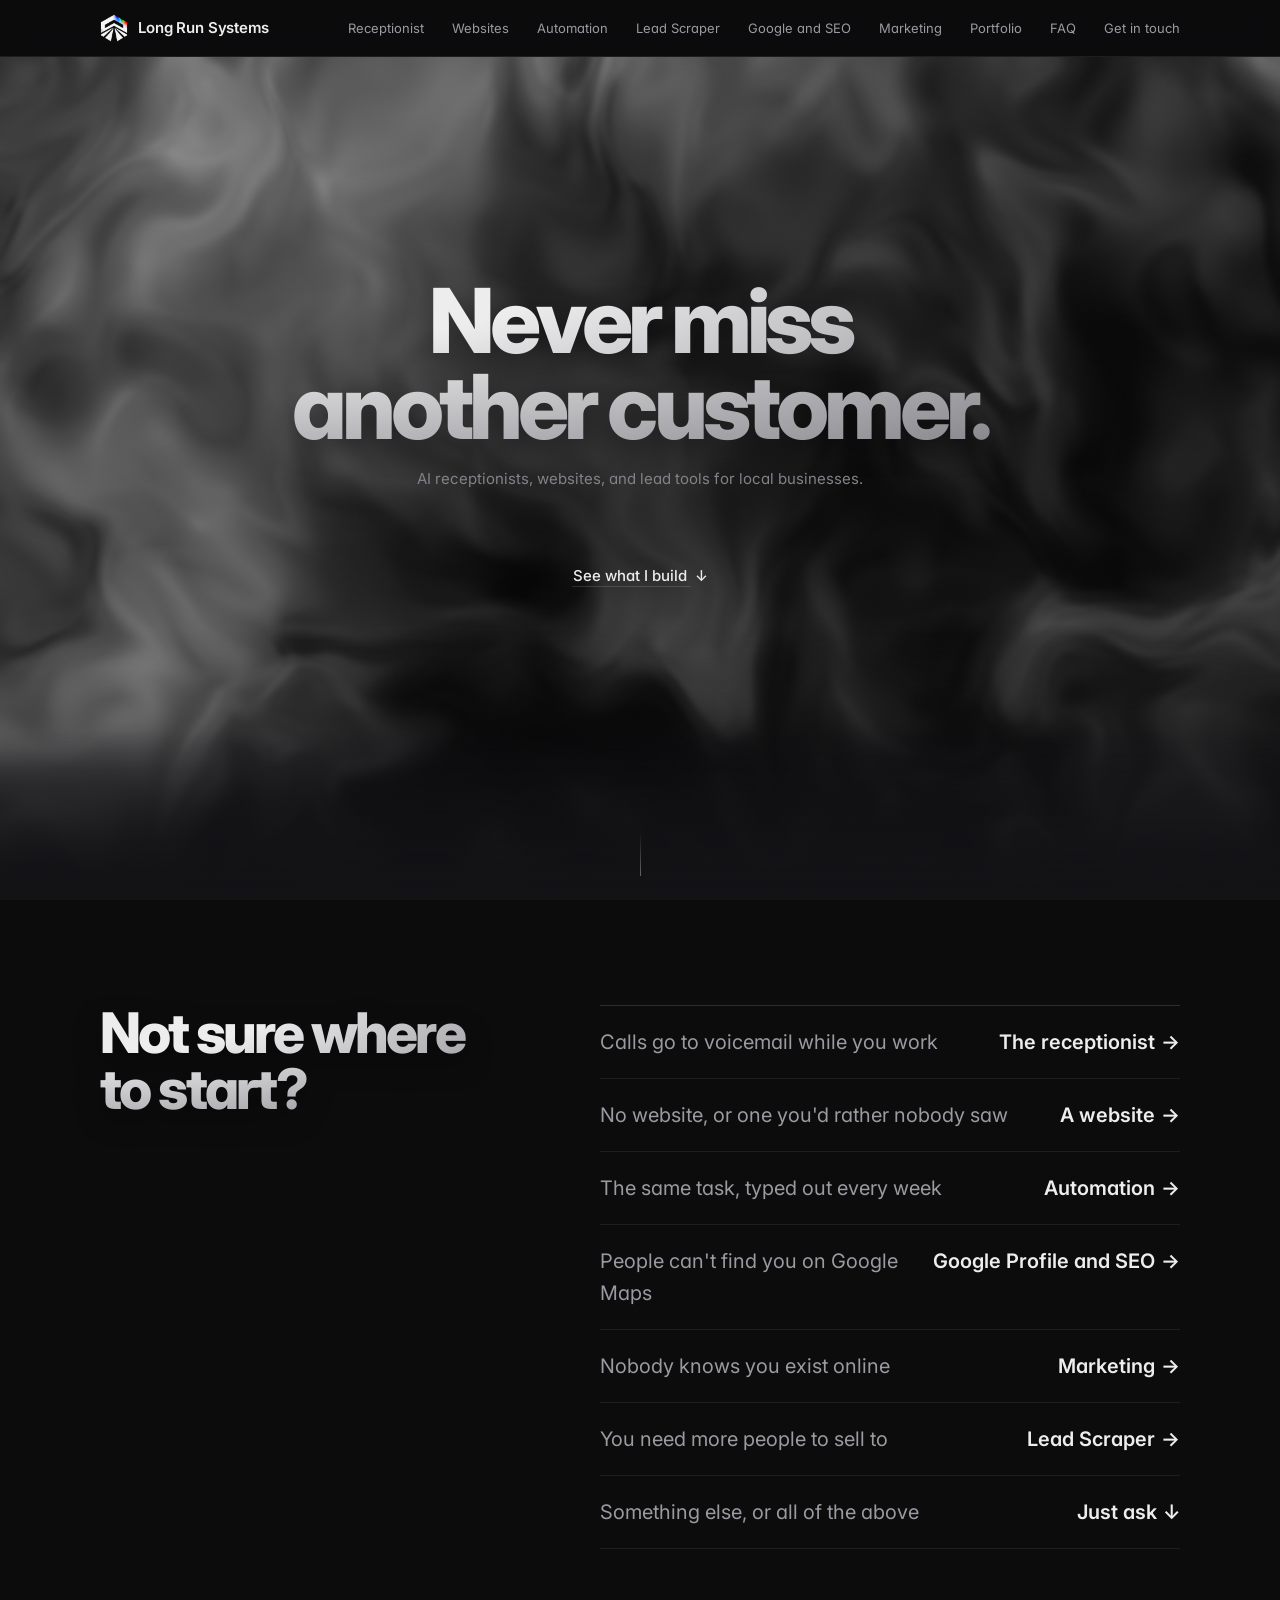
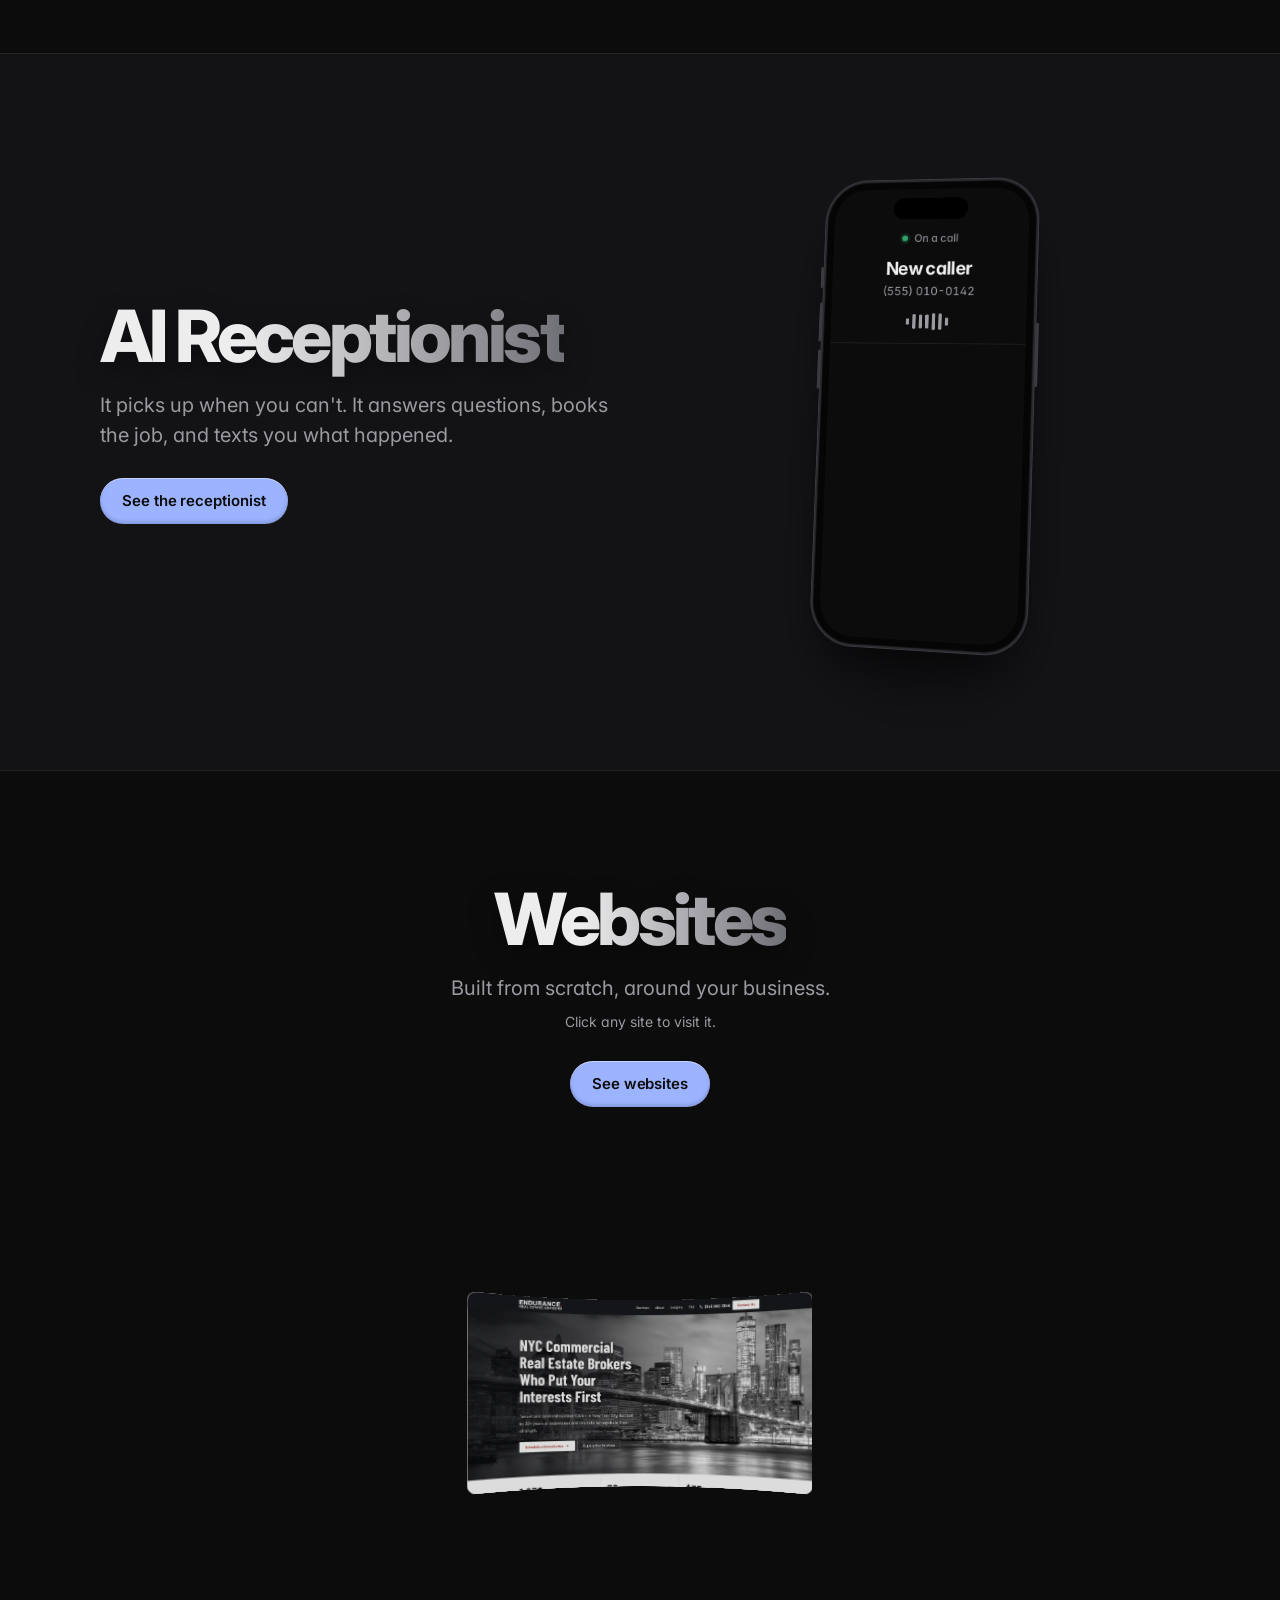
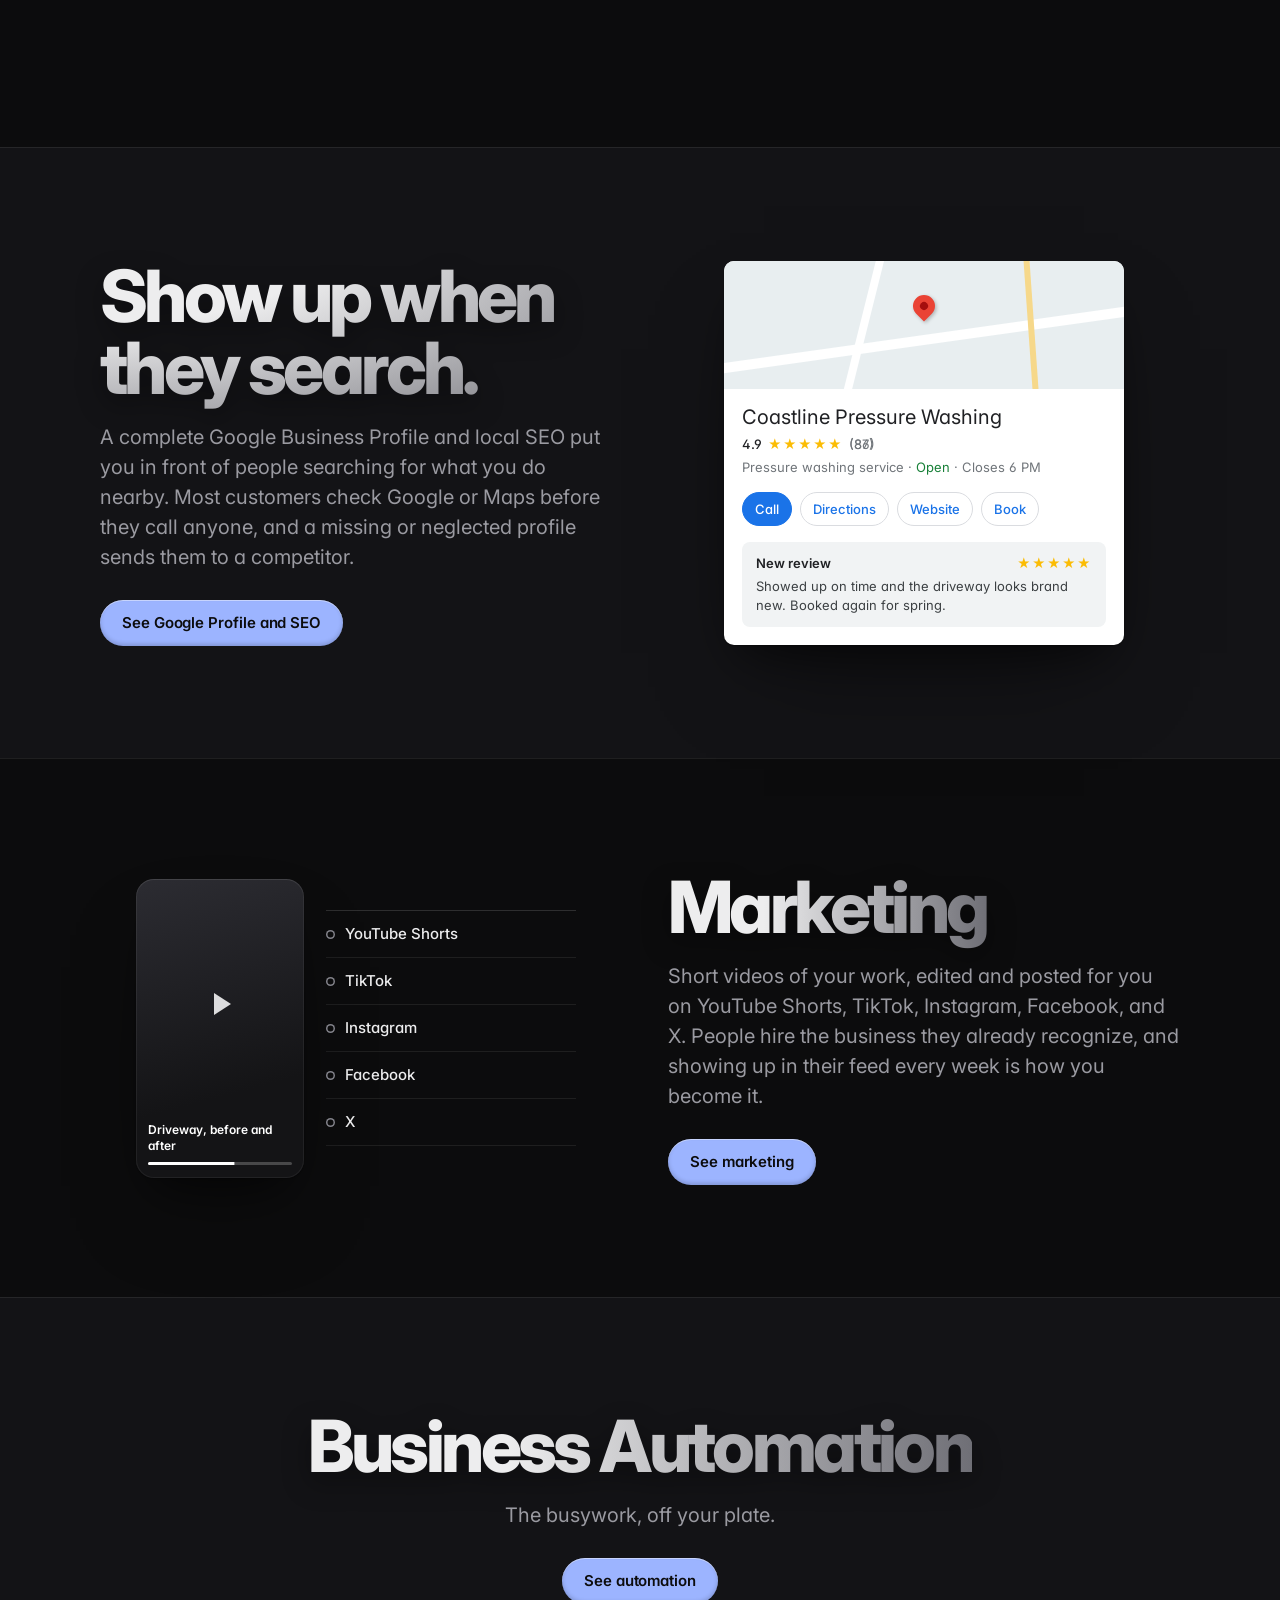
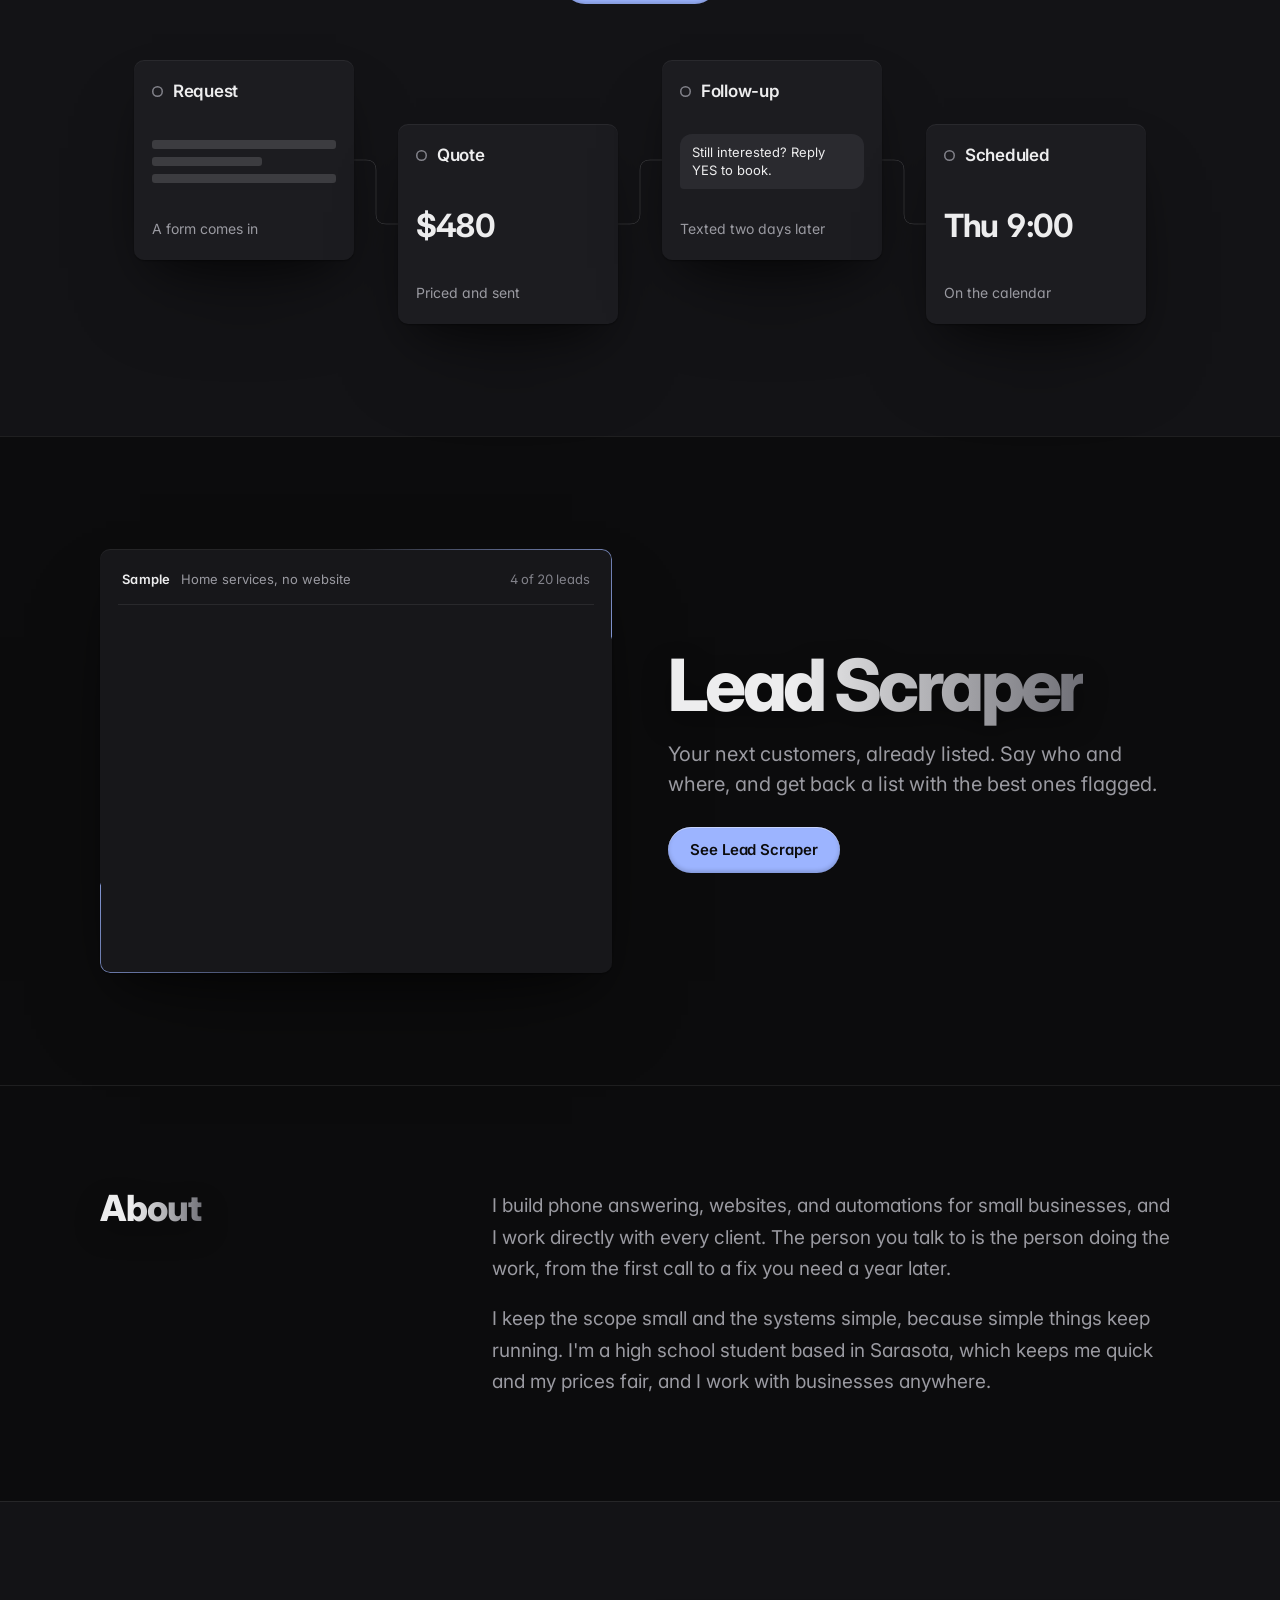
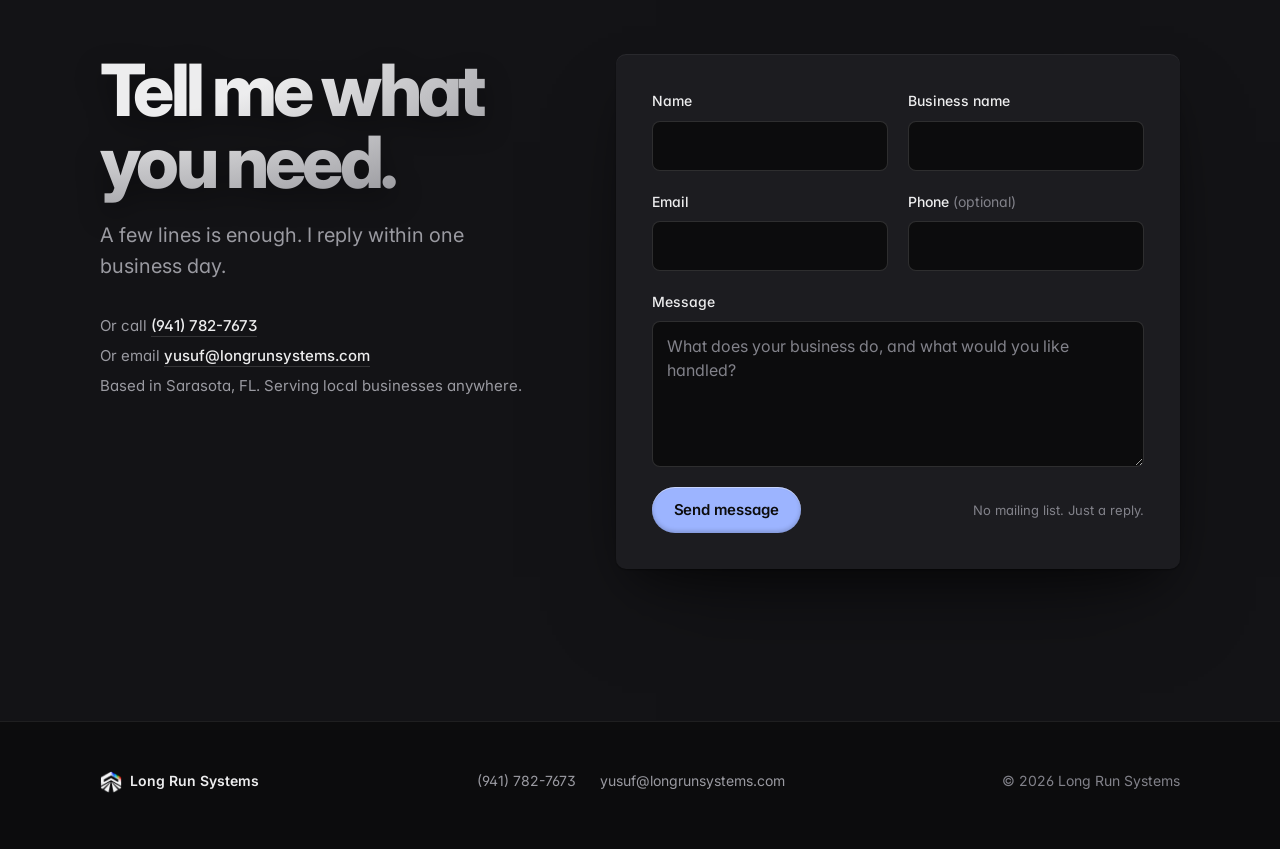
<file: index.html>
<!doctype html>
<html lang="en">
<head>
<meta charset="utf-8">
<meta name="viewport" content="width=device-width, initial-scale=1, viewport-fit=cover">
<title>Long Run Systems | Websites, SEO, Marketing &amp; AI Answering</title>
<meta name="description" content="AI receptionists, websites, Google Profile and local SEO, video marketing, automation, and lead finding for local businesses. Set up once, running from then on.">
<meta name="theme-color" content="#0c0c0d">
<link rel="canonical" href="https://longrunsystems.com/">
<link rel="icon" href="favicon-32.png" type="image/png" sizes="32x32">
<link rel="icon" href="assets/brand/icon-192.png" type="image/png" sizes="192x192">
<link rel="apple-touch-icon" href="apple-touch-icon.png">
<link rel="manifest" href="site.webmanifest">
<meta property="og:type" content="website">
<meta property="og:site_name" content="Long Run Systems">
<meta property="og:locale" content="en_US">
<meta property="og:url" content="https://longrunsystems.com/">
<meta property="og:title" content="Long Run Systems | Websites, SEO, Marketing &amp; AI Answering">
<meta property="og:description" content="AI receptionists, websites, Google Profile and local SEO, video marketing, automation, and lead finding for local businesses. Set up once, running from then on.">
<meta name="twitter:card" content="summary">
<meta name="twitter:title" content="Long Run Systems | Websites, SEO, Marketing &amp; AI Answering">
<meta name="twitter:description" content="AI receptionists, websites, Google Profile and local SEO, video marketing, automation, and lead finding for local businesses. Set up once, running from then on.">
<script type="application/ld+json">
{
  "@context": "https://schema.org",
  "@graph": [
    {
      "@type": "WebSite",
      "@id": "https://longrunsystems.com/#website",
      "url": "https://longrunsystems.com/",
      "name": "Long Run Systems",
      "inLanguage": "en-US",
      "publisher": { "@id": "https://longrunsystems.com/#business" }
    },
    {
      "@type": ["ProfessionalService", "LocalBusiness"],
      "@id": "https://longrunsystems.com/#business",
      "logo": "https://longrunsystems.com/assets/brand/logo.png",
      "image": "https://longrunsystems.com/assets/brand/logo.png",
      "name": "Long Run Systems",
      "url": "https://longrunsystems.com/",
      "telephone": "+1-941-782-7673",
      "address": {
        "@type": "PostalAddress",
        "addressLocality": "Sarasota",
        "addressRegion": "FL",
        "addressCountry": "US"
      },
      "areaServed": { "@type": "Country", "name": "United States" },
      "hasOfferCatalog": {
        "@type": "OfferCatalog",
        "name": "Services",
        "itemListElement": [
          { "@type": "Offer", "itemOffered": { "@type": "Service", "name": "AI Phone Receptionist", "url": "https://longrunsystems.com/receptionist/", "provider": { "@id": "https://longrunsystems.com/#business" } } },
          { "@type": "Offer", "itemOffered": { "@type": "Service", "name": "Custom Website Design", "url": "https://longrunsystems.com/websites/", "provider": { "@id": "https://longrunsystems.com/#business" } } },
          { "@type": "Offer", "itemOffered": { "@type": "Service", "name": "Google Business Profile Setup", "url": "https://longrunsystems.com/google-profile/", "provider": { "@id": "https://longrunsystems.com/#business" } } },
          { "@type": "Offer", "itemOffered": { "@type": "Service", "name": "Business Automation", "url": "https://longrunsystems.com/automation/", "provider": { "@id": "https://longrunsystems.com/#business" } } }
        ]
      }
    },
    {
      "@type": "Product",
      "@id": "https://longrunsystems.com/lead-scraper/#product",
      "name": "Lead Scraper",
      "url": "https://longrunsystems.com/lead-scraper/",
      "description": "Finds local businesses that match who you want to reach, flags high-potential leads, and exports to CSV. Prepaid search credits, no subscription.",
      "brand": { "@type": "Brand", "name": "Long Run Systems" },
      "offers": [
        { "@type": "Offer", "name": "10 credits", "price": "25.00", "priceCurrency": "USD", "url": "https://longrunsystems.com/lead-scraper/", "seller": { "@id": "https://longrunsystems.com/#business" } },
        { "@type": "Offer", "name": "25 credits", "price": "55.00", "priceCurrency": "USD", "url": "https://longrunsystems.com/lead-scraper/", "seller": { "@id": "https://longrunsystems.com/#business" } },
        { "@type": "Offer", "name": "60 credits", "price": "120.00", "priceCurrency": "USD", "url": "https://longrunsystems.com/lead-scraper/", "seller": { "@id": "https://longrunsystems.com/#business" } }
      ]
    }
  ]
}
</script>
<script>
document.documentElement.classList.add("js");
// Scroll position: the browser no longer restores it on its own. A reload
// opens at the top (unless the URL has an anchor). A tab you return to that
// never reloaded (bfcache) is untouched and keeps its place.
if ("scrollRestoration" in history) history.scrollRestoration = "manual";
(function () {
  var nav = window.performance && performance.getEntriesByType ? performance.getEntriesByType("navigation")[0] : null;
  if (nav && nav.type === "reload" && !location.hash) window.scrollTo(0, 0);
})();
</script>
<link rel="preconnect" href="https://fonts.googleapis.com">
<link rel="preconnect" href="https://fonts.gstatic.com" crossorigin>
<link href="https://fonts.googleapis.com/css2?family=Inter:wght@400;500;600;700;800&display=swap" rel="stylesheet">
<link rel="stylesheet" href="styles.css">
<link rel="stylesheet" href="gallery.css">
<link rel="stylesheet" href="craft.css">
</head>
<body>
<a class="skip-link" href="#main">Skip to content</a>

<header class="site-header">
  <div class="container">
    <a class="wordmark" href="./"><img class="wordmark-logo" src="assets/brand/logo-light-96.png" width="28" height="28" alt="">Long Run Systems</a>
    <nav aria-label="Primary">
      <ul class="site-nav" role="list">
        <li class="nav-section"><a class="header-link" href="receptionist/">Receptionist</a></li>
        <li class="nav-section"><a class="header-link" href="websites/">Websites</a></li>
        <li class="nav-section"><a class="header-link" href="automation/">Automation</a></li>
        <li class="nav-section"><a class="header-link" href="lead-scraper/">Lead Scraper</a></li>
        <li class="nav-section"><a class="header-link" href="google-profile/">Google and SEO</a></li>
        <li class="nav-section"><a class="header-link" href="marketing/">Marketing</a></li>
        <li class="nav-section"><a class="header-link" href="portfolio/">Portfolio</a></li>
        <li class="nav-section"><a class="header-link" href="faq/">FAQ</a></li>
        <li><a class="header-link" href="contact/">Get in touch</a></li>
      </ul>
    </nav>
  </div>
</header>

<main id="main">

  <!-- 1. HERO -->
  <section class="hero hero--home" aria-labelledby="hero-title">
    <div class="container center">
      <div class="reveal"><h1 id="hero-title">Never miss <span class="tone">another customer.</span></h1></div>
      <p class="hero-sub reveal">AI receptionists, websites, and lead tools for local businesses.</p>
      <div class="actions reveal">
        <a class="quiet-link" href="#start">See what I build <span class="arrow" aria-hidden="true">&darr;</span></a>
      </div>
    </div>
    <span class="scroll-cue" aria-hidden="true"></span>
  </section>


  <!-- WHERE TO START: for visitors who know the problem but not the fix -->
  <section class="section section--snug" id="start" aria-labelledby="start-title">
    <div class="container route">
      <div class="reveal"><h2 id="start-title">Not sure <span class="tone">where to start?</span></h2></div>
      <ul class="route-list reveal" role="list">
        <li><a href="receptionist/"><span>Calls go to voicemail while you work</span><strong>The receptionist<span class="arrow" aria-hidden="true">&rarr;</span></strong></a></li>
        <li><a href="websites/"><span>No website, or one you'd rather nobody saw</span><strong>A website<span class="arrow" aria-hidden="true">&rarr;</span></strong></a></li>
        <li><a href="automation/"><span>The same task, typed out every week</span><strong>Automation<span class="arrow" aria-hidden="true">&rarr;</span></strong></a></li>
        <li><a href="google-profile/"><span>People can't find you on Google Maps</span><strong>Google Profile and SEO<span class="arrow" aria-hidden="true">&rarr;</span></strong></a></li>
        <li><a href="marketing/"><span>Nobody knows you exist online</span><strong>Marketing<span class="arrow" aria-hidden="true">&rarr;</span></strong></a></li>
        <li><a href="lead-scraper/"><span>You need more people to sell to</span><strong>Lead Scraper<span class="arrow" aria-hidden="true">&rarr;</span></strong></a></li>
        <li><a href="#contact"><span>Something else, or all of the above</span><strong>Just ask<span class="arrow" aria-hidden="true">&darr;</span></strong></a></li>
      </ul>
    </div>
  </section>

  <!-- 2. AI RECEPTIONIST
       Each service is a mini hero: name, one short line, a button to its page,
       and a large visual. The visuals are decorative (aria-hidden). Their
       scenarios, examples and searches are in showcase.js, which plays them
       only while each one is on screen. -->
  <section class="section section--band showcase" id="receptionist" aria-labelledby="receptionist-title">
    <div class="container showcase-split">
      <div>
        <div class="reveal"><h2 id="receptionist-title">AI Receptionist</h2></div>
        <p class="showcase-line reveal">It picks up when you can't. It answers questions, books the job, and texts you what happened.</p>
        <div class="actions showcase-actions reveal">
          <a class="btn" href="receptionist/">See the receptionist</a>
        </div>
      </div>
      <div class="showcase-visual reveal">
        <div class="phone-stage" data-play data-showcase="call" aria-hidden="true"></div>
      </div>
    </div>
  </section>

  <!-- 3. WEBSITES
       The curved gallery is built by gallery.js from the TILES list at the top
       of that file. It also adds plain links to the same sites, hidden until
       a keyboard user tabs to them. -->
  <section class="section showcase showcase--gallery" id="websites" aria-labelledby="websites-title">
    <div class="container center">
      <div class="reveal"><h2 id="websites-title">Websites</h2></div>
      <p class="showcase-line reveal">Built from scratch, around your business.</p>
      <p class="showcase-note reveal">Click any site to visit it.</p>
      <div class="actions showcase-actions reveal">
        <a class="btn" href="websites/">See websites</a>
      </div>
    </div>
    <div class="showcase-visual showcase-visual--wide reveal">
      <div class="cg" data-curved-gallery data-narrow="1.735" data-links-label="Example sites"></div>
    </div>
  </section>

  <!-- 4. GOOGLE PROFILE AND SEO -->
  <section class="section section--band showcase" id="google-profile" aria-labelledby="google-profile-title">
    <div class="container showcase-split">
      <div>
        <div class="reveal"><h2 id="google-profile-title">Show up when they search.</h2></div>
        <p class="showcase-line reveal">A complete Google Business Profile and local SEO put you in front of people searching for what you do nearby. Most customers check Google or Maps before they call anyone, and a missing or neglected profile sends them to a competitor.</p>
        <div class="actions showcase-actions reveal">
          <a class="btn" href="google-profile/">See Google Profile and SEO</a>
        </div>
      </div>
      <div class="showcase-visual reveal">
        <div class="gbp" aria-hidden="true">
          <div class="gbp-map"><span class="gbp-pin"></span><span class="gbp-road gbp-road--a"></span><span class="gbp-road gbp-road--b"></span><span class="gbp-road gbp-road--c"></span></div>
          <div class="gbp-body">
            <p class="gbp-name">Coastline Pressure Washing</p>
            <p class="gbp-rating"><b>4.9</b> <span class="gbp-stars">&#9733;&#9733;&#9733;&#9733;&#9733;</span> <span class="gbp-count"><span>(86)</span><span>(87)</span></span></p>
            <p class="gbp-meta">Pressure washing service &middot; <span class="gbp-open">Open</span> &middot; Closes 6 PM</p>
            <div class="gbp-actions"><span>Call</span><span>Directions</span><span>Website</span><span>Book</span></div>
            <div class="gbp-review">
              <p class="gbp-review-head"><b>New review</b> <span class="gbp-stars">&#9733;&#9733;&#9733;&#9733;&#9733;</span></p>
              <p>Showed up on time and the driveway looks brand new. Booked again for spring.</p>
            </div>
          </div>
        </div>
      </div>
    </div>
  </section>

  <!-- 5. MARKETING -->
  <section class="section showcase" id="marketing" aria-labelledby="marketing-title">
    <div class="container showcase-split showcase-split--flip">
      <div>
        <div class="reveal"><h2 id="marketing-title">Marketing</h2></div>
        <p class="showcase-line reveal">Short videos of your work, edited and posted for you on YouTube Shorts, TikTok, Instagram, Facebook, and X. People hire the business they already recognize, and showing up in their feed every week is how you become it.</p>
        <div class="actions showcase-actions reveal">
          <a class="btn" href="marketing/">See marketing</a>
        </div>
      </div>
      <div class="showcase-visual reveal">
        <div class="reel" aria-hidden="true">
          <div class="reel-video">
            <span class="reel-play"></span>
            <p class="reel-caption">Driveway, before and after</p>
            <span class="reel-bar"><span></span></span>
          </div>
          <ul class="reel-posts" role="list">
            <li><span class="reel-mark"></span>YouTube Shorts<span class="reel-state">Posted</span></li>
            <li><span class="reel-mark"></span>TikTok<span class="reel-state">Posted</span></li>
            <li><span class="reel-mark"></span>Instagram<span class="reel-state">Posted</span></li>
            <li><span class="reel-mark"></span>Facebook<span class="reel-state">Posted</span></li>
            <li><span class="reel-mark"></span>X<span class="reel-state">Posted</span></li>
          </ul>
        </div>
      </div>
    </div>
  </section>

  <!-- 6. BUSINESS AUTOMATION -->
  <section class="section section--band showcase" id="automation" aria-labelledby="automation-title">
    <div class="container center">
      <div class="reveal"><h2 id="automation-title">Business Automation</h2></div>
      <p class="showcase-line reveal">The busywork, off your plate.</p>
      <div class="actions showcase-actions reveal">
        <a class="btn" href="automation/">See automation</a>
      </div>

      <div class="showcase-visual reveal">
        <div class="flow" data-play data-showcase="flow" aria-hidden="true"></div>
      </div>
    </div>
  </section>

  <!-- 7. LEAD SCRAPER
       Sample data only: the names and 555 numbers are made up. -->
  <section class="section showcase" id="lead-scraper" aria-labelledby="lead-scraper-title">
    <div class="container showcase-split showcase-split--flip">
      <div>
        <div class="reveal"><h2 id="lead-scraper-title">Lead Scraper</h2></div>
        <p class="showcase-line reveal">Your next customers, already listed. Say who and where, and get back a list with the best ones flagged.</p>
        <div class="actions showcase-actions reveal">
          <a class="btn" href="lead-scraper/">See Lead Scraper</a>
        </div>
      </div>
      <div class="showcase-visual reveal">
        <div class="leads beam" data-play data-showcase="leads" aria-hidden="true"></div>
      </div>
    </div>
  </section>

  <!-- 8. ABOUT -->
  <section class="section section--snug" id="about" aria-labelledby="about-title">
    <div class="container about-grid">
      <div class="reveal"><h2 id="about-title">About</h2></div>
      <div class="about-text reveal">
        <p>I build phone answering, websites, and automations for small businesses, and I work directly with every client. The person you talk to is the person doing the work, from the first call to a fix you need a year later.</p>
        <p>I keep the scope small and the systems simple, because simple things keep running. I'm a high school student based in Sarasota, which keeps me quick and my prices fair, and I work with businesses anywhere.</p>
      </div>
    </div>
  </section>

  <!-- 9. CONTACT -->
  <section class="section section--band" id="contact" aria-labelledby="contact-title">
    <div class="container contact-grid">
      <div>
        <div class="reveal"><h2 id="contact-title">Tell me <span class="tone">what you need.</span></h2></div>
        <p class="lede reveal">A few lines is enough. I reply within one business day.</p>
        <div class="contact-aside reveal">
          <p>Or call <a href="tel:+19417827673">(941) 782-7673</a></p>
          <p>Or email <a href="mailto:yusuf@longrunsystems.com">yusuf@longrunsystems.com</a></p>
          <p>Based in Sarasota, FL. Serving local businesses anywhere.</p>
        </div>
      </div>

      <!-- FORMSPREE: form endpoint. To use a different form, replace the ID at the end of the action URL. -->
      <form class="form reveal" action="https://formspree.io/f/meaelvea" method="POST">
        <!-- PAGE SOURCE: identifies which page this submission came from. Change the value on other pages. -->
        <input type="hidden" name="page_source" value="home">
        <input type="hidden" name="_subject" value="New inquiry from the home page">
        <!-- Spam trap: bots fill this in, people never see it. display:none keeps browser autofill
             away from it, which would otherwise get real submissions marked as spam. -->
        <div style="display: none" aria-hidden="true">
          <label for="hp-field">Leave this empty</label>
          <input id="hp-field" type="text" name="_gotcha" tabindex="-1" autocomplete="off">
        </div>

        <div class="field">
          <label for="name">Name</label>
          <input id="name" name="name" type="text" autocomplete="name" required>
        </div>
        <div class="field">
          <label for="business">Business name</label>
          <input id="business" name="business" type="text" autocomplete="organization" required>
        </div>
        <div class="field">
          <label for="email">Email</label>
          <input id="email" name="email" type="email" autocomplete="email" inputmode="email" required>
        </div>
        <div class="field">
          <label for="phone">Phone <span class="optional">(optional)</span></label>
          <input id="phone" name="phone" type="tel" autocomplete="tel" inputmode="tel">
        </div>
        <div class="field field--full">
          <label for="message">Message</label>
          <textarea id="message" name="message" rows="5" placeholder="What does your business do, and what would you like handled?" required></textarea>
        </div>
        <div class="form-footer field--full">
          <button class="btn" type="submit">Send message</button>
          <p class="form-note" id="form-status" role="status" aria-live="polite">No mailing list. Just a reply.</p>
        </div>
      </form>
    </div>
  </section>

</main>

<!-- 10. FOOTER -->
<footer class="site-footer">
  <div class="container footer-row">
    <p class="footer-name"><img class="footer-logo" src="assets/brand/logo-light-96.png" width="22" height="22" alt="" loading="lazy">Long Run Systems</p>
    <div class="footer-links">
      <a href="tel:+19417827673">(941) 782-7673</a>
      <a href="mailto:yusuf@longrunsystems.com">yusuf@longrunsystems.com</a>
    </div>
    <p class="copyright">&copy; <span id="year">2026</span> Long Run Systems</p>
  </div>
</footer>

<script src="script.js" defer></script>
<script src="gallery.js" defer></script>
<script src="showcase.js" defer></script>
</body>
</html>
</file>
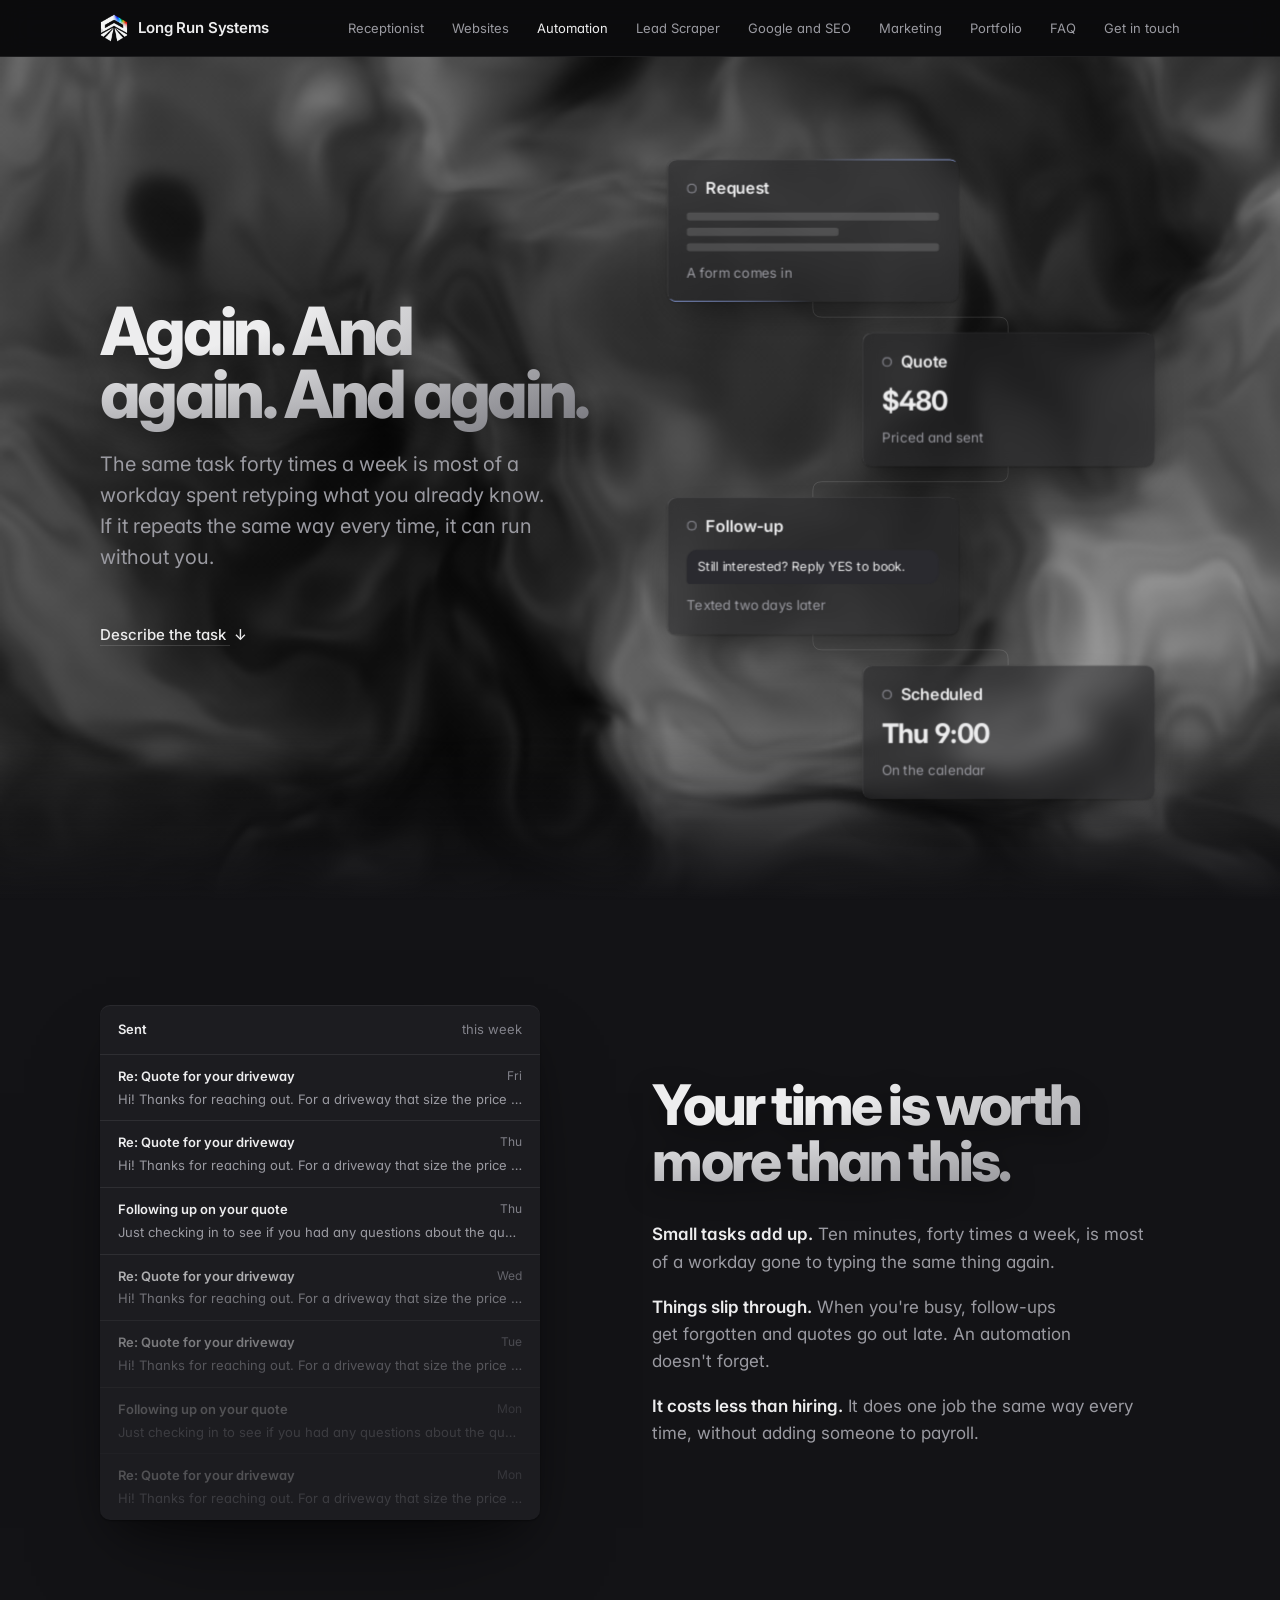
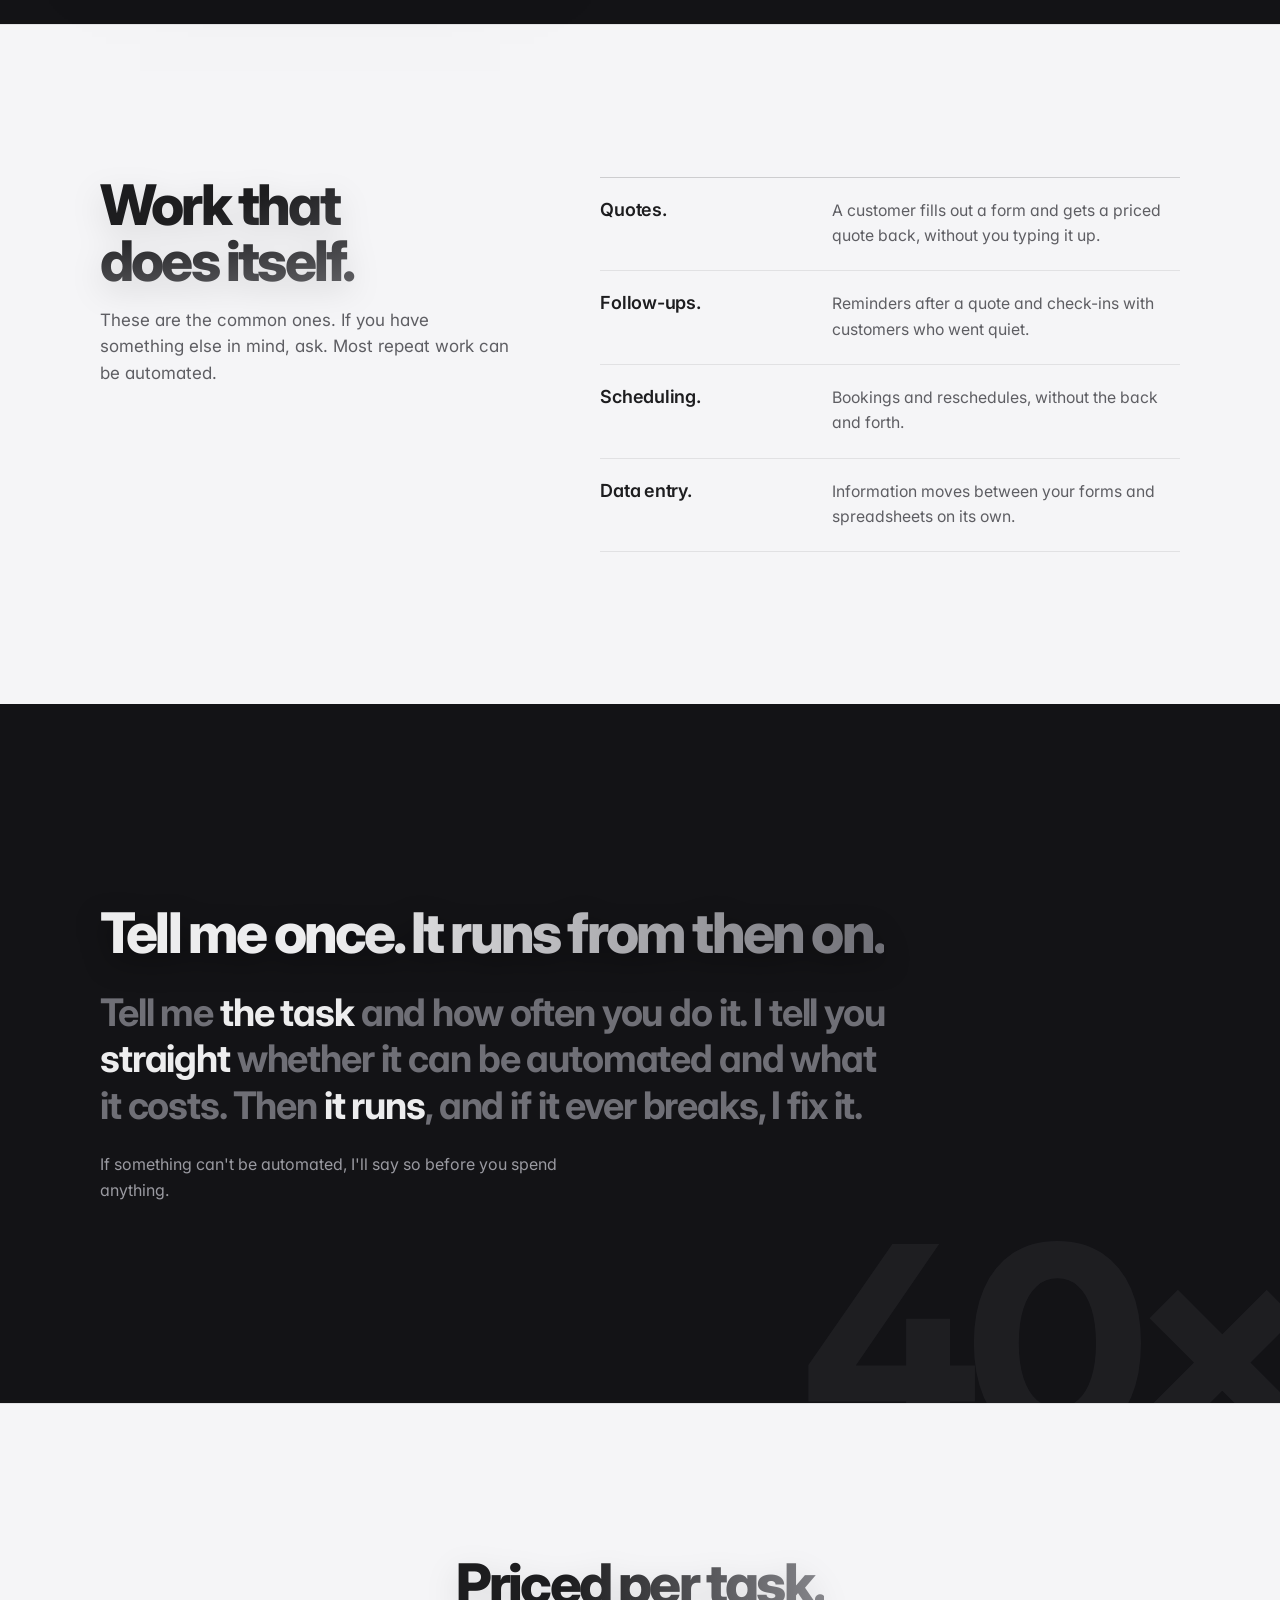
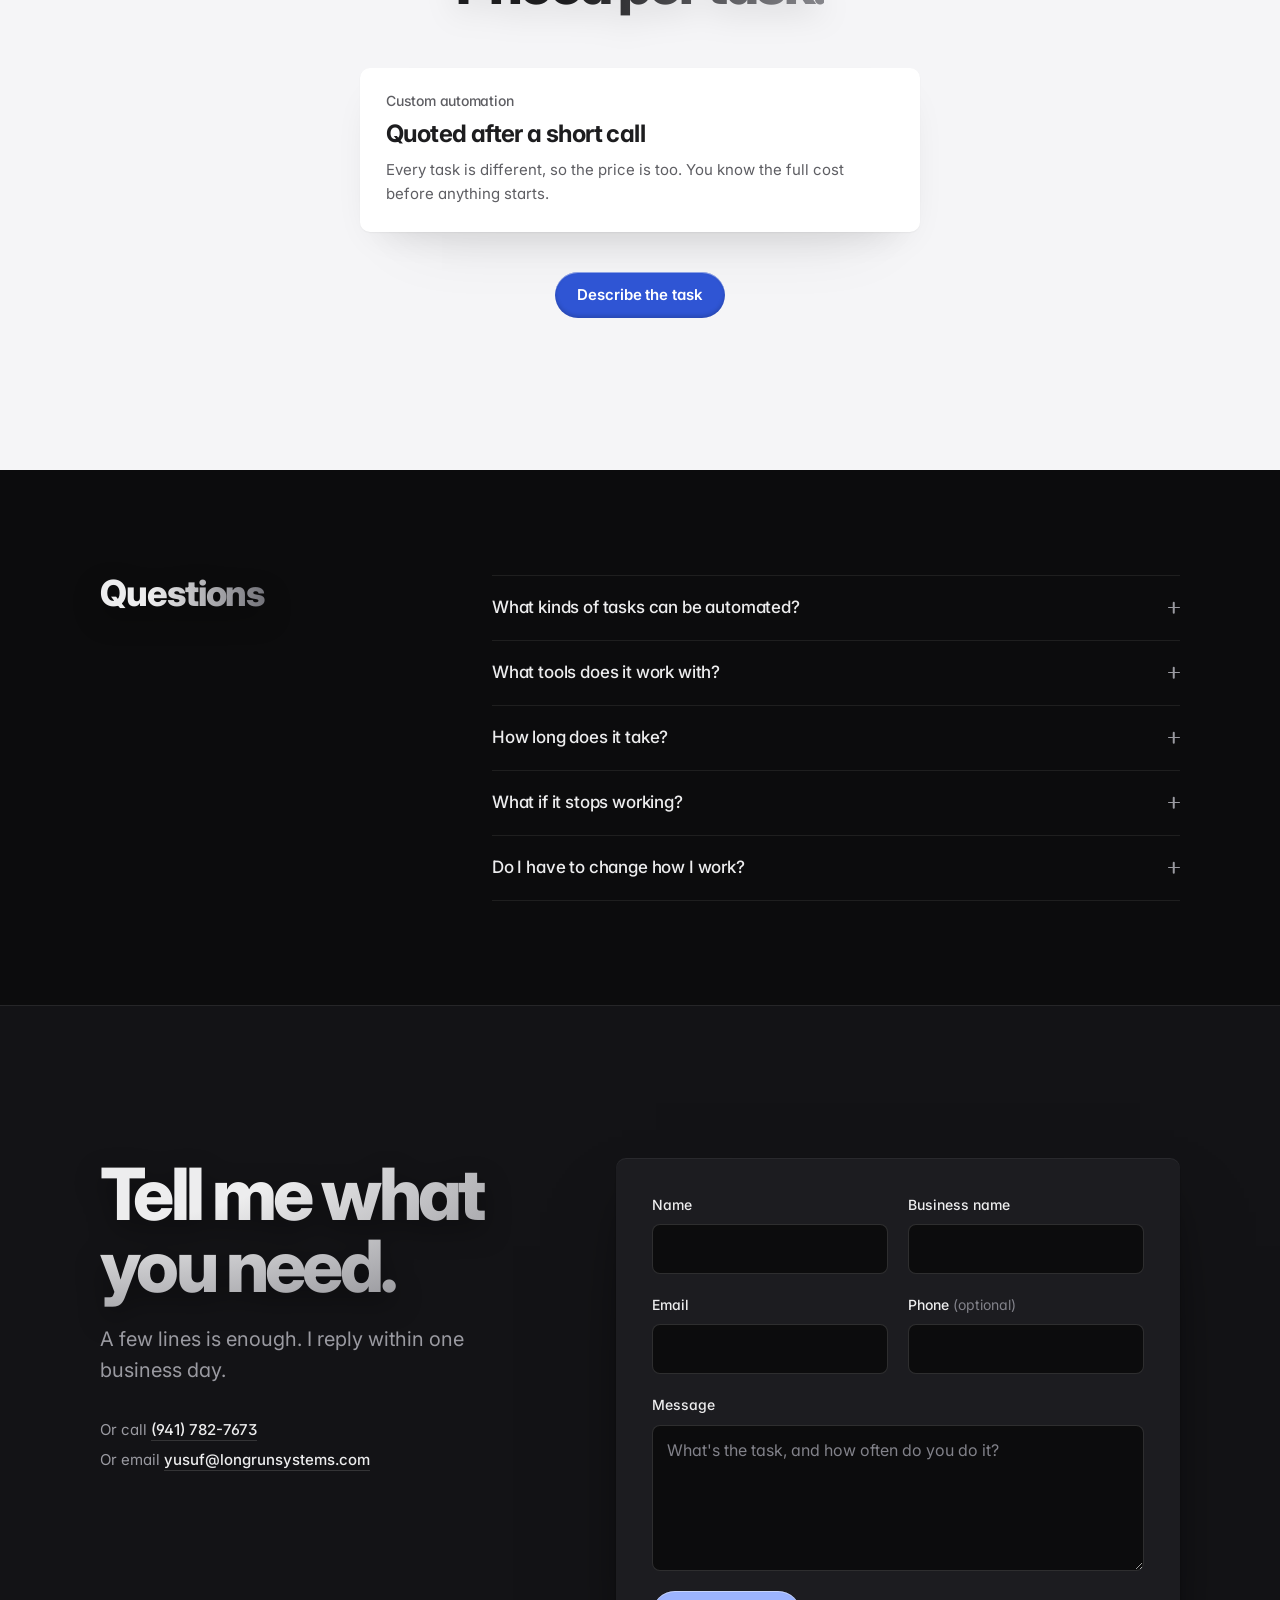
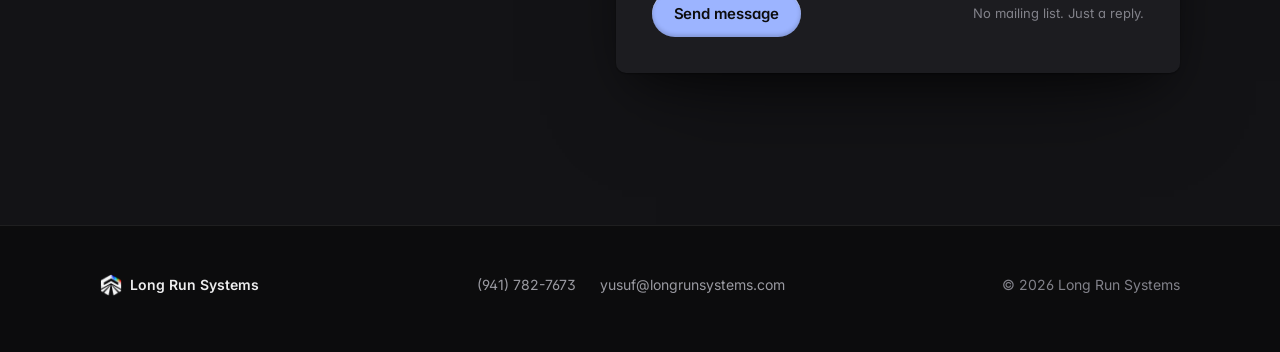
<file: automation/index.html>
<!doctype html>
<html lang="en">
<head>
<meta charset="utf-8">
<meta name="viewport" content="width=device-width, initial-scale=1, viewport-fit=cover">
<title>Business Automation for Quotes &amp; Follow-Ups | Long Run Systems</title>
<meta name="description" content="Custom automations for quotes, follow-ups, scheduling, and data entry. For local businesses.">
<meta name="theme-color" content="#0c0c0d">
<link rel="canonical" href="https://longrunsystems.com/automation/">
<link rel="icon" href="../favicon-32.png" type="image/png" sizes="32x32">
<link rel="icon" href="../assets/brand/icon-192.png" type="image/png" sizes="192x192">
<link rel="apple-touch-icon" href="../apple-touch-icon.png">
<link rel="manifest" href="../site.webmanifest">
<meta property="og:type" content="website">
<meta property="og:site_name" content="Long Run Systems">
<meta property="og:locale" content="en_US">
<meta property="og:url" content="https://longrunsystems.com/automation/">
<meta property="og:title" content="Business Automation for Quotes &amp; Follow-Ups | Long Run Systems">
<meta property="og:description" content="Custom automations for quotes, follow-ups, scheduling, and data entry. For local businesses.">
<meta name="twitter:card" content="summary">
<meta name="twitter:title" content="Business Automation for Quotes &amp; Follow-Ups | Long Run Systems">
<meta name="twitter:description" content="Custom automations for quotes, follow-ups, scheduling, and data entry. For local businesses.">
<script>
document.documentElement.classList.add("js");
// Scroll position: the browser no longer restores it on its own. A reload
// opens at the top (unless the URL has an anchor). A tab you return to that
// never reloaded (bfcache) is untouched and keeps its place.
if ("scrollRestoration" in history) history.scrollRestoration = "manual";
(function () {
  var nav = window.performance && performance.getEntriesByType ? performance.getEntriesByType("navigation")[0] : null;
  if (nav && nav.type === "reload" && !location.hash) window.scrollTo(0, 0);
})();
</script>
<link rel="preconnect" href="https://fonts.googleapis.com">
<link rel="preconnect" href="https://fonts.gstatic.com" crossorigin>
<link href="https://fonts.googleapis.com/css2?family=Inter:wght@400;500;600;700;800&display=swap" rel="stylesheet">
<link rel="stylesheet" href="../styles.css">
<link rel="stylesheet" href="../craft.css">
</head>
<body>
<a class="skip-link" href="#main">Skip to content</a>

<header class="site-header">
  <div class="container">
    <a class="wordmark" href="../"><img class="wordmark-logo" src="../assets/brand/logo-light-96.png" width="28" height="28" alt="">Long Run Systems</a>
    <nav aria-label="Primary">
      <ul class="site-nav" role="list">
        <li class="nav-section"><a class="header-link" href="../receptionist/">Receptionist</a></li>
        <li class="nav-section"><a class="header-link" href="../websites/">Websites</a></li>
        <li class="nav-section"><a class="header-link" href="../automation/" aria-current="page">Automation</a></li>
        <li class="nav-section"><a class="header-link" href="../lead-scraper/">Lead Scraper</a></li>
        <li class="nav-section"><a class="header-link" href="../google-profile/">Google and SEO</a></li>
        <li class="nav-section"><a class="header-link" href="../marketing/">Marketing</a></li>
        <li class="nav-section"><a class="header-link" href="../portfolio/">Portfolio</a></li>
        <li class="nav-section"><a class="header-link" href="../faq/">FAQ</a></li>
        <li><a class="header-link" href="../contact/">Get in touch</a></li>
      </ul>
    </nav>
  </div>
</header>

<main id="main">

  <section class="hero hero--page" aria-labelledby="hero-title">
    <!-- Hero: text left, visual right from 900px up (hidden below, so the
         hero stays the size it was). The visual is built by the same
         scripts as the home page and only runs while on screen. -->
    <div class="container center hero-split">
      <div class="hero-copy">
        <div class="reveal"><h1 id="hero-title">Again. <span class="tone">And again.</span> <span class="tone-2">And again.</span></h1></div>
        <p class="lede reveal">The same task forty times a week is most of a workday spent retyping what you already know. If it repeats the same way every time, it can run without you.</p>
        <div class="actions reveal">
          <a class="quiet-link" href="#contact">Describe the task <span class="arrow" aria-hidden="true">&darr;</span></a>
        </div>
      </div>
      <div class="hero-visual reveal">
        <div class="hero-fit" data-fit>
          <div class="flow" data-play data-showcase="flow" aria-hidden="true"></div>
        </div>
      </div>
    </div>
  </section>

  <section class="section section--band section--snug" id="why" aria-labelledby="why-title">
    <div class="container split split--flip">
      <div class="split-copy">
        <div class="reveal"><h2 id="why-title">Your time is worth <span class="tone">more than this.</span></h2></div>
        <div class="runin reveal">
          <p><strong>Small tasks add up.</strong> Ten minutes, forty times a week, is most of a workday gone to typing the same thing again.</p>
          <p><strong>Things slip through.</strong> When you're busy, follow-ups get forgotten and quotes go out late. An automation doesn't forget.</p>
          <p><strong>It costs less than hiring.</strong> It does one job the same way every time, without adding someone to payroll.</p>
        </div>
      </div>
      <div class="split-object reveal" aria-hidden="true">
        <div class="inbox">
          <p class="inbox-head">Sent <span>this week</span></p>
          <p class="inbox-row"><b>Re: Quote for your driveway</b><i>Fri</i><span>Hi! Thanks for reaching out. For a driveway that size the price would be...</span></p>
          <p class="inbox-row"><b>Re: Quote for your driveway</b><i>Thu</i><span>Hi! Thanks for reaching out. For a driveway that size the price would be...</span></p>
          <p class="inbox-row"><b>Following up on your quote</b><i>Thu</i><span>Just checking in to see if you had any questions about the quote I sent...</span></p>
          <p class="inbox-row"><b>Re: Quote for your driveway</b><i>Wed</i><span>Hi! Thanks for reaching out. For a driveway that size the price would be...</span></p>
          <p class="inbox-row"><b>Re: Quote for your driveway</b><i>Tue</i><span>Hi! Thanks for reaching out. For a driveway that size the price would be...</span></p>
          <p class="inbox-row"><b>Following up on your quote</b><i>Mon</i><span>Just checking in to see if you had any questions about the quote I sent...</span></p>
          <p class="inbox-row"><b>Re: Quote for your driveway</b><i>Mon</i><span>Hi! Thanks for reaching out. For a driveway that size the price would be...</span></p>
        </div>
      </div>
    </div>
  </section>

  <section class="section section--light" id="tasks" aria-labelledby="tasks-title">
    <div class="container ledger">
      <div class="ledger-head">
        <div class="reveal"><h2 id="tasks-title">Work that <span class="tone">does itself.</span></h2></div>
        <p class="lede reveal">These are the common ones. If you have something else in mind, ask. Most repeat work can be automated.</p>
      </div>
      <ul class="ledger-list reveal" role="list">
        <li><h3>Quotes.</h3><p>A customer fills out a form and gets a priced quote back, without you typing it up.</p></li>
        <li><h3>Follow-ups.</h3><p>Reminders after a quote and check-ins with customers who went quiet.</p></li>
        <li><h3>Scheduling.</h3><p>Bookings and reschedules, without the back and forth.</p></li>
        <li><h3>Data entry.</h3><p>Information moves between your forms and spreadsheets on its own.</p></li>
      </ul>
    </div>
  </section>

  <section class="section section--band section--roomy has-ghost" id="how" aria-labelledby="how-title">
    <div class="container week">
      <div class="reveal"><h2 id="how-title">Tell me once. <span class="tone">It runs from then on.</span></h2></div>
      <p class="week-text reveal">Tell me <b>the task</b> and how often you do it. I tell you <b>straight</b> whether it can be automated and what it costs. Then <b>it runs</b>, and if it ever breaks, I fix it.</p>
      <p class="week-note reveal">If something can't be automated, I'll say so before you spend anything.</p>
    </div>
    <span class="ghost" aria-hidden="true">40&times;</span>
  </section>

  <section class="section section--light" id="pricing" aria-labelledby="pricing-title">
    <div class="container center">
      <div class="section-head">
        <div class="reveal"><h2 id="pricing-title">Priced <span class="tone">per task.</span></h2></div>
      </div>

      <!-- PRICE: edit the amount and what is included here -->
      <div class="reveal price-card"><div class="box">
        <h3 class="plan-name">Custom automation</h3>
        <p class="plan-price plan-price--text">Quoted after a short call</p>
        <p class="plan-desc">Every task is different, so the price is too. You know the full cost before anything starts.</p>
      </div></div>
      <div class="actions reveal">
        <a class="btn" href="#contact">Describe the task</a>
      </div>
    </div>
  </section>

  <section class="section section--snug" id="faq" aria-labelledby="faq-title">
    <div class="container faq-grid">
      <div class="reveal"><h2 id="faq-title">Questions</h2></div>

      <div class="accordion reveal">
        <div class="accordion-item">
          <h3>
            <button class="accordion-trigger" type="button" aria-expanded="false" aria-controls="faq-panel-1" id="faq-trigger-1">
              What kinds of tasks can be automated?
              <span class="chevron" aria-hidden="true"></span>
            </button>
          </h3>
          <div class="accordion-panel" id="faq-panel-1" role="region" aria-labelledby="faq-trigger-1">
            <div><p>Quotes, follow-ups, scheduling, and data entry are the most common. Beyond those, anything you do the same way over and over is worth asking about. If you can explain the steps, there is a good chance it can run on its own.</p></div>
          </div>
        </div>
        <div class="accordion-item">
          <h3>
            <button class="accordion-trigger" type="button" aria-expanded="false" aria-controls="faq-panel-2" id="faq-trigger-2">
              What tools does it work with?
              <span class="chevron" aria-hidden="true"></span>
            </button>
          </h3>
          <div class="accordion-panel" id="faq-panel-2" role="region" aria-labelledby="faq-trigger-2">
            <div><p>Usually the ones you already use, like email, text messages, spreadsheets, calendars, and online forms. Tell me what you use and I'll tell you if it works.</p></div>
          </div>
        </div>
        <div class="accordion-item">
          <h3>
            <button class="accordion-trigger" type="button" aria-expanded="false" aria-controls="faq-panel-3" id="faq-trigger-3">
              How long does it take?
              <span class="chevron" aria-hidden="true"></span>
            </button>
          </h3>
          <div class="accordion-panel" id="faq-panel-3" role="region" aria-labelledby="faq-trigger-3">
            <div><p>Simple tasks can be running within days. Bigger ones take longer, and you get a timeline with the quote.</p></div>
          </div>
        </div>
        <div class="accordion-item">
          <h3>
            <button class="accordion-trigger" type="button" aria-expanded="false" aria-controls="faq-panel-4" id="faq-trigger-4">
              What if it stops working?
              <span class="chevron" aria-hidden="true"></span>
            </button>
          </h3>
          <div class="accordion-panel" id="faq-panel-4" role="region" aria-labelledby="faq-trigger-4">
            <div><p>Tell me and I fix it, at no charge.</p></div>
          </div>
        </div>
        <div class="accordion-item">
          <h3>
            <button class="accordion-trigger" type="button" aria-expanded="false" aria-controls="faq-panel-5" id="faq-trigger-5">
              Do I have to change how I work?
              <span class="chevron" aria-hidden="true"></span>
            </button>
          </h3>
          <div class="accordion-panel" id="faq-panel-5" role="region" aria-labelledby="faq-trigger-5">
            <div><p>No. The point is to fit around how you already work, not the other way around.</p></div>
          </div>
        </div>
      </div>
    </div>
  </section>

  <section class="section section--band" id="contact" aria-labelledby="contact-title">
    <div class="container contact-grid">
      <div>
        <div class="reveal"><h2 id="contact-title">Tell me <span class="tone">what you need.</span></h2></div>
        <p class="lede reveal">A few lines is enough. I reply within one business day.</p>
        <div class="contact-aside reveal">
          <p>Or call <a href="tel:+19417827673">(941) 782-7673</a></p>
          <p>Or email <a href="mailto:yusuf@longrunsystems.com">yusuf@longrunsystems.com</a></p>
        </div>
      </div>

      <!-- FORMSPREE: form endpoint. To use a different form, replace the ID at the end of the action URL. -->
      <form class="form reveal" action="https://formspree.io/f/meaelvea" method="POST">
        <!-- PAGE SOURCE: identifies which page this submission came from. -->
        <input type="hidden" name="page_source" value="automation">
        <input type="hidden" name="_subject" value="New inquiry from the automation page">
        <!-- Spam trap: bots fill this in, people never see it. display:none keeps browser autofill
             away from it, which would otherwise get real submissions marked as spam. -->
        <div style="display: none" aria-hidden="true">
          <label for="hp-field">Leave this empty</label>
          <input id="hp-field" type="text" name="_gotcha" tabindex="-1" autocomplete="off">
        </div>

        <div class="field">
          <label for="name">Name</label>
          <input id="name" name="name" type="text" autocomplete="name" required>
        </div>
        <div class="field">
          <label for="business">Business name</label>
          <input id="business" name="business" type="text" autocomplete="organization" required>
        </div>
        <div class="field">
          <label for="email">Email</label>
          <input id="email" name="email" type="email" autocomplete="email" inputmode="email" required>
        </div>
        <div class="field">
          <label for="phone">Phone <span class="optional">(optional)</span></label>
          <input id="phone" name="phone" type="tel" autocomplete="tel" inputmode="tel">
        </div>
        <div class="field field--full">
          <label for="message">Message</label>
          <textarea id="message" name="message" rows="5" placeholder="What's the task, and how often do you do it?" required></textarea>
        </div>
        <div class="form-footer field--full">
          <button class="btn" type="submit">Send message</button>
          <p class="form-note" id="form-status" role="status" aria-live="polite">No mailing list. Just a reply.</p>
        </div>
      </form>
    </div>
  </section>

</main>

<footer class="site-footer">
  <div class="container footer-row">
    <p class="footer-name"><img class="footer-logo" src="../assets/brand/logo-light-96.png" width="22" height="22" alt="" loading="lazy">Long Run Systems</p>
    <div class="footer-links">
      <a href="tel:+19417827673">(941) 782-7673</a>
      <a href="mailto:yusuf@longrunsystems.com">yusuf@longrunsystems.com</a>
    </div>
    <p class="copyright">&copy; <span id="year">2026</span> Long Run Systems</p>
  </div>
</footer>

<script src="../script.js" defer></script>
<script src="../showcase.js" defer></script>
</body>
</html>
</file>
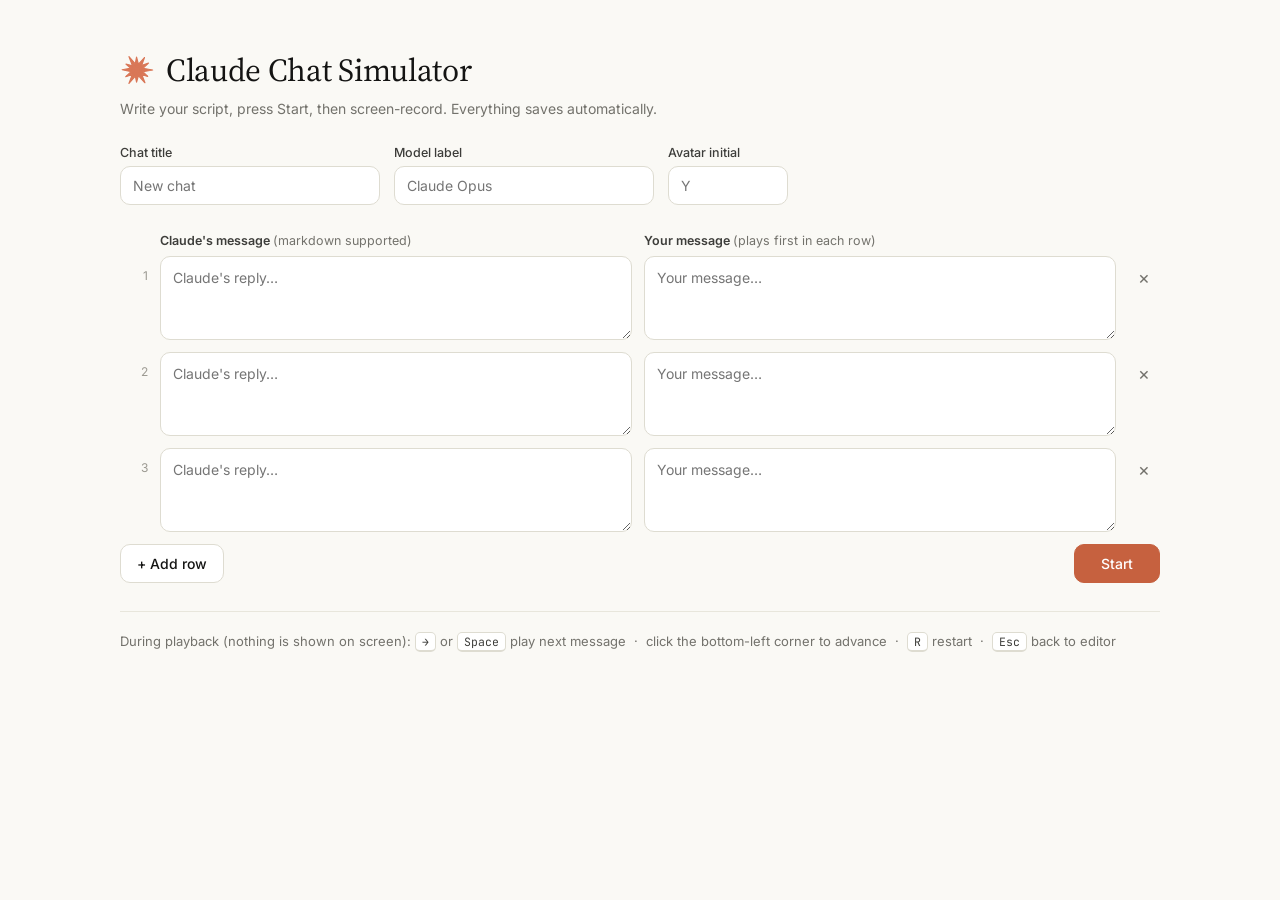
<file: claude-chat-simulator/index.html>
<!DOCTYPE html>
<html lang="en">
<head>
<meta charset="UTF-8">
<meta name="viewport" content="width=device-width, initial-scale=1">
<title>Claude Chat Simulator</title>
<link rel="preconnect" href="https://fonts.googleapis.com">
<link rel="preconnect" href="https://fonts.gstatic.com" crossorigin>
<link href="https://fonts.googleapis.com/css2?family=Inter:wght@400;500;600&family=JetBrains+Mono:wght@400;500&family=Source+Serif+4:ital,opsz,wght@0,8..60,400;0,8..60,600;1,8..60,400&display=swap" rel="stylesheet">
<style>
:root{
  --bg:#FAF9F5; --bg2:#F5F4EE; --text:#141413; --text2:#3D3D3A; --muted:#73726C; --faint:#9C9A92;
  --border:#E8E6DC; --border2:#DEDCD1; --bubble:#F0EEE6; --clay:#D97757; --send:#C6613F;
  --sans:"Inter",system-ui,-apple-system,"Segoe UI",sans-serif;
  --serif:"Source Serif 4",Georgia,"Times New Roman",serif;
  --mono:"JetBrains Mono",ui-monospace,SFMono-Regular,Menlo,monospace;
}
*{box-sizing:border-box}
html,body{margin:0;height:100%;background:var(--bg);color:var(--text);font-family:var(--sans);-webkit-font-smoothing:antialiased;-moz-osx-font-smoothing:grayscale}
button{font:inherit;color:inherit;background:none;border:0;padding:0;cursor:pointer}
.hidden{display:none!important}

/* ---------- Setup screen ---------- */
#setup{height:100%;overflow:auto;padding:48px 24px 80px}
.setup-wrap{max-width:1040px;margin:0 auto}
.brand{display:flex;align-items:center;gap:12px}
.brand h1{font-family:var(--serif);font-weight:400;font-size:32px;margin:0;letter-spacing:-.01em}
.sub{color:var(--muted);margin:8px 0 28px;font-size:14px}
.fields{display:flex;gap:14px;flex-wrap:wrap;margin-bottom:28px}
.field{display:flex;flex-direction:column;gap:6px;font-size:12.5px;font-weight:500;color:var(--text2)}
.field input{width:260px}
.field.sm input{width:120px}
input,textarea{font-family:var(--sans);font-size:14px;color:var(--text);background:#fff;border:1px solid var(--border2);border-radius:10px;padding:10px 12px;outline:none;transition:border-color .15s,box-shadow .15s}
input:focus,textarea:focus{border-color:var(--clay);box-shadow:0 0 0 3px rgba(217,119,87,.15)}
textarea{width:100%;min-height:84px;resize:vertical;line-height:1.5;display:block}
.grid{display:grid;grid-template-columns:28px 1fr 1fr 32px;gap:12px;align-items:start}
.cols-head{font-size:12.5px;font-weight:600;color:var(--text2);margin-bottom:8px}
.cols-head em{font-style:normal;font-weight:400;color:var(--muted)}
.row{margin-bottom:12px}
.row-num{font-size:12px;color:var(--faint);padding-top:12px;text-align:right}
.del{width:32px;height:32px;border-radius:8px;color:var(--muted);font-size:18px;line-height:1;margin-top:6px}
.del:hover{background:var(--bubble);color:var(--text)}
.setup-actions{display:flex;align-items:center;gap:12px;margin-top:8px}
.spacer{flex:1}
.btn{padding:10px 16px;border-radius:10px;border:1px solid var(--border2);background:#fff;font-size:14px;font-weight:500}
.btn:hover{background:var(--bg2)}
.btn.primary{background:var(--send);border-color:var(--send);color:#fff;padding:10px 26px}
.btn.primary:hover{background:#B5562F}
.err{color:#B5462E;font-size:13.5px}
.hint{margin-top:28px;font-size:13px;color:var(--muted);line-height:1.8;border-top:1px solid var(--border);padding-top:18px}
kbd{font-family:var(--mono);font-size:11.5px;background:#fff;border:1px solid var(--border2);border-bottom-width:2px;border-radius:5px;padding:1px 6px;color:var(--text2)}

/* ---------- Chat screen ---------- */
#chat{position:fixed;inset:0;display:flex;background:var(--bg)}
.sidebar{width:52px;flex:none;border-right:1px solid var(--border);display:flex;flex-direction:column;align-items:center;padding:10px 0 12px;gap:6px;background:var(--bg)}
.sb-btn{width:32px;height:32px;display:grid;place-items:center;border-radius:8px;color:var(--text2)}
.sb-new{width:30px;height:30px;border-radius:50%;background:var(--clay);color:#fff;display:grid;place-items:center;margin:6px 0 6px}
.sb-fill{flex:1}
.avatar{width:30px;height:30px;border-radius:50%;background:#3D3D3A;color:#fff;font-size:12.5px;font-weight:600;display:grid;place-items:center}
.main{flex:1;display:flex;flex-direction:column;min-width:0}
.topbar{height:52px;flex:none;display:flex;align-items:center;padding:0 14px 0 14px}
.title{font-size:14px;font-weight:500;color:var(--text);display:flex;align-items:center;gap:4px;padding:6px 8px;border-radius:8px;max-width:60%;white-space:nowrap}
.title span{overflow:hidden;text-overflow:ellipsis}
.title svg{color:var(--muted);flex:none}
.share{margin-left:auto;font-size:13px;font-weight:500;padding:6px 12px;border:1px solid var(--border2);border-radius:8px;background:#fff;color:var(--text)}
.scroller{flex:1;overflow-y:auto;overflow-x:hidden;scrollbar-width:thin;scrollbar-color:#D9D7CD transparent}
.scroller::-webkit-scrollbar{width:8px}.scroller::-webkit-scrollbar-thumb{background:#D9D7CD;border-radius:8px}
.thread{max-width:720px;margin:0 auto;padding:20px 24px 40px}
.msg{margin-bottom:22px}
.msg.user{display:flex;justify-content:flex-end;animation:rise .22s ease-out}
.bubble{background:var(--bubble);border-radius:16px;padding:10px 16px;max-width:82%;font-size:15.5px;line-height:1.55;white-space:pre-wrap;overflow-wrap:anywhere;color:var(--text)}
@keyframes rise{from{opacity:0;transform:translateY(6px)}to{opacity:1;transform:none}}
.msg.claude{padding-top:2px}
.body{font-family:var(--serif);font-size:16.5px;line-height:1.65;color:var(--text);overflow-wrap:break-word;font-optical-sizing:auto}
.body>*:first-child{margin-top:0}
.body>*:last-child{margin-bottom:0}
.body p{margin:0 0 14px}
.body ul,.body ol{margin:0 0 14px;padding-left:26px}
.body li{margin:5px 0;padding-left:4px}
.body li>p{margin:0}
.body li>ul,.body li>ol{margin:4px 0 0}
.body strong{font-weight:600}
.body h1,.body h2,.body h3,.body h4{font-weight:600;line-height:1.3;margin:22px 0 10px}
.body h1{font-size:1.4em}.body h2{font-size:1.22em}.body h3{font-size:1.08em}.body h4{font-size:1em}
.body hr{border:0;border-top:1px solid var(--border2);margin:20px 0}
.body blockquote{margin:0 0 14px;padding-left:14px;border-left:3px solid var(--border2);color:var(--text2)}
.body code.inl{font-family:var(--mono);font-size:.84em;color:#B5462E;background:#F3F1EA;border:1px solid #E6E3D9;border-radius:5px;padding:1px 5px}
.code{background:#1F1E1D;border-radius:10px;margin:6px 0 16px;overflow:hidden;font-family:var(--sans);border:1px solid #2E2D2A}
.code-head{display:flex;justify-content:space-between;align-items:center;padding:7px 12px 7px 14px;font-size:12px;color:#B7B5A9;background:#2A2927}
.code-copy{display:flex;align-items:center;gap:5px;color:#B7B5A9}
.code pre{margin:0;padding:14px 16px;overflow-x:auto;font-family:var(--mono);font-size:13.5px;line-height:1.6;color:#E8E6DC;tab-size:2}
.code pre::-webkit-scrollbar{height:8px}.code pre::-webkit-scrollbar-thumb{background:#45433F;border-radius:8px}
.tk-c{color:#7F848E;font-style:italic}.tk-s{color:#A8C990}.tk-n{color:#E0A675}.tk-k{color:#D58FE0}.tk-f{color:#79B8F0}.tk-t{color:#E5C07B}
.actions{display:flex;align-items:center;justify-content:space-between;margin-top:10px;min-height:32px}
.spark{display:inline-flex;width:26px;height:26px}
.spark.off{visibility:hidden}
.spark svg{width:100%;height:100%}
.spark.thinking svg{animation:pulse 1.15s ease-in-out infinite;transform-origin:50% 50%}
@keyframes pulse{0%,100%{transform:scale(1) rotate(0);opacity:1}50%{transform:scale(.8) rotate(25deg);opacity:.7}}
.act-icons{display:flex;gap:2px;opacity:0;transition:opacity .35s ease}
.act-icons.shown{opacity:1}
.act{width:30px;height:30px;display:grid;place-items:center;color:var(--muted);border-radius:6px;cursor:default}

.composer-wrap{flex:none;padding:0 24px 10px}
.composer-inner{max-width:720px;margin:0 auto}
.composer{background:#fff;border:1px solid rgba(31,30,29,.12);border-radius:20px;box-shadow:0 4px 20px rgba(0,0,0,.035),0 1px 2px rgba(0,0,0,.03);padding:14px 12px 10px 16px}
.input{min-height:24px;max-height:220px;overflow-y:auto;font-size:15.5px;line-height:1.5;white-space:pre-wrap;overflow-wrap:anywhere;padding:1px 2px 0;color:var(--text);scrollbar-width:none}
.input::-webkit-scrollbar{display:none}
.ph{color:var(--faint)}
.caret{display:inline-block;width:1.5px;height:1.2em;background:var(--text);vertical-align:-.22em;margin:0 1px 0 0;animation:blink 1.05s steps(1) infinite}
.caret.typing{animation:none}
@keyframes blink{0%,50%{opacity:1}50.01%,100%{opacity:0}}
.c-row{display:flex;align-items:center;justify-content:space-between;margin-top:12px}
.c-left{display:flex;gap:6px}
.cbtn{width:32px;height:32px;border:1px solid var(--border2);border-radius:8px;display:grid;place-items:center;color:var(--text2);cursor:default}
.c-right{display:flex;align-items:center;gap:8px}
.model{font-size:13.5px;color:var(--text2);display:flex;gap:3px;align-items:center;padding:6px 8px;border-radius:8px;cursor:default}
.model svg{color:var(--muted)}
.send{width:32px;height:32px;border-radius:50%;background:var(--send);display:grid;place-items:center;color:#fff;opacity:.45;transition:opacity .15s,transform .12s,background .12s;cursor:default}
.send.ready{opacity:1}
.send.press{transform:scale(.86);background:#A9502F}
.disclaimer{text-align:center;font-size:12px;color:var(--muted);margin-top:9px}

#hot{position:fixed;left:0;bottom:0;width:60px;height:60px;z-index:99;background:transparent;cursor:default;user-select:none;-webkit-user-select:none;-webkit-tap-highlight-color:transparent}
#chat,#chat *{cursor:default}
</style>
</head>
<body>

<!-- ============ SETUP ============ -->
<section id="setup">
  <div class="setup-wrap">
    <div class="brand"><span class="spark" id="brandSpark" style="width:34px;height:34px"></span><h1>Claude Chat Simulator</h1></div>
    <p class="sub">Write your script, press Start, then screen-record. Everything saves automatically.</p>

    <div class="fields">
      <label class="field">Chat title<input id="fTitle" placeholder="New chat"></label>
      <label class="field">Model label<input id="fModel" placeholder="Claude Opus"></label>
      <label class="field sm">Avatar initial<input id="fInitial" maxlength="2" placeholder="Y"></label>
    </div>

    <div class="grid cols-head"><span></span><span>Claude's message <em>(markdown supported)</em></span><span>Your message <em>(plays first in each row)</em></span><span></span></div>
    <div id="rows"></div>

    <div class="setup-actions">
      <button class="btn" id="addRow">+ Add row</button>
      <span class="spacer"></span>
      <span class="err hidden" id="err">Add at least one message to start</span>
      <button class="btn primary" id="start">Start</button>
    </div>

    <div class="hint">
      During playback (nothing is shown on screen):
      <kbd>→</kbd> or <kbd>Space</kbd> play next message &nbsp;·&nbsp; click the bottom-left corner to advance &nbsp;·&nbsp;
      <kbd>R</kbd> restart &nbsp;·&nbsp; <kbd>Esc</kbd> back to editor
    </div>
  </div>
</section>

<!-- ============ CHAT ============ -->
<section id="chat" class="hidden">
  <aside class="sidebar">
    <div class="sb-btn" data-ic="sidebar"></div>
    <div class="sb-new" data-ic="plus"></div>
    <div class="sb-btn" data-ic="search"></div>
    <div class="sb-btn" data-ic="chats"></div>
    <div class="sb-btn" data-ic="folder"></div>
    <div class="sb-btn" data-ic="grid"></div>
    <div class="sb-fill"></div>
    <div class="avatar" id="avatar">Y</div>
  </aside>
  <div class="main">
    <header class="topbar">
      <div class="title"><span id="chatTitle">New chat</span><i data-ic="chev"></i></div>
      <div class="share">Share</div>
    </header>
    <div class="scroller" id="scroller"><div class="thread" id="thread"></div></div>
    <div class="composer-wrap"><div class="composer-inner">
      <div class="composer">
        <div class="input" id="input"><span id="typed"></span><span class="caret" id="caret"></span><span class="ph" id="ph">Reply to Claude...</span></div>
        <div class="c-row">
          <div class="c-left"><div class="cbtn" data-ic="plus"></div><div class="cbtn" data-ic="sliders"></div></div>
          <div class="c-right">
            <div class="model"><span id="modelLabel">Claude Opus</span><i data-ic="chev"></i></div>
            <div class="send" id="send" data-ic="up"></div>
          </div>
        </div>
      </div>
      <div class="disclaimer">Claude can make mistakes. Please double-check responses.</div>
    </div></div>
  </div>
  <div id="hot"></div>
</section>

<script>
(() => {
'use strict';
const $ = s => document.querySelector(s);

/* ---------- Icons ---------- */
const P = {
  sidebar:'<rect x="3" y="4" width="18" height="16" rx="2.5"/><path d="M9 4v16"/>',
  plus:'<path d="M12 5v14M5 12h14"/>',
  search:'<circle cx="11" cy="11" r="7"/><path d="m20 20-3.5-3.5"/>',
  chats:'<path d="M7.9 20A9 9 0 1 0 4 16.1L2 22Z"/>',
  folder:'<path d="M20 20a2 2 0 0 0 2-2V8a2 2 0 0 0-2-2h-7.9a2 2 0 0 1-1.69-.9L9.6 3.9A2 2 0 0 0 7.93 3H4a2 2 0 0 0-2 2v13a2 2 0 0 0 2 2Z"/>',
  grid:'<rect x="3" y="3" width="7" height="7" rx="1.5"/><rect x="14" y="3" width="7" height="7" rx="1.5"/><rect x="3" y="14" width="7" height="7" rx="1.5"/><rect x="14" y="14" width="7" height="7" rx="1.5"/>',
  chev:'<path d="m6 9 6 6 6-6"/>',
  sliders:'<path d="M4 7h9M17 7h3M4 17h3M11 17h9"/><circle cx="15" cy="7" r="2"/><circle cx="9" cy="17" r="2"/>',
  up:'<path d="M12 19V5M5.5 11.5 12 5l6.5 6.5"/>',
  copy:'<rect x="8" y="8" width="12" height="12" rx="2"/><path d="M16 8V6a2 2 0 0 0-2-2H6a2 2 0 0 0-2 2v8a2 2 0 0 0 2 2h2"/>',
  up_t:'<path d="M7 10v12"/><path d="M15 5.88 14 10h5.83a2 2 0 0 1 1.92 2.56l-2.33 8A2 2 0 0 1 17.5 22H4a2 2 0 0 1-2-2v-8a2 2 0 0 1 2-2h2.76a2 2 0 0 0 1.79-1.11L12 2a3.13 3.13 0 0 1 3 3.88Z"/>',
  down_t:'<path d="M17 14V2"/><path d="M9 18.12 10 14H4.17a2 2 0 0 1-1.92-2.56l2.33-8A2 2 0 0 1 6.5 2H20a2 2 0 0 1 2 2v8a2 2 0 0 1-2 2h-2.76a2 2 0 0 0-1.79 1.11L12 22a3.13 3.13 0 0 1-3-3.88Z"/>',
  retry:'<path d="M3 12a9 9 0 1 0 9-9 9.75 9.75 0 0 0-6.74 2.74L3 8"/><path d="M3 3v5h5"/>'
};
const ic = (n, size = 18, sw = 1.7) =>
  `<svg width="${size}" height="${size}" viewBox="0 0 24 24" fill="none" stroke="currentColor" stroke-width="${sw}" stroke-linecap="round" stroke-linejoin="round">${P[n]}</svg>`;
document.querySelectorAll('[data-ic]').forEach(el => {
  const n = el.dataset.ic;
  el.innerHTML = n === 'up' ? ic('up', 16, 2.3) : n === 'chev' ? ic('chev', 14, 2) : el.classList.contains('sb-new') ? ic('plus', 16, 2.2) : ic(n);
});

/* Claude-style orange radial spark */
const SPARK = (() => {
  const rays = [[0,1],[31,.8],[58,.96],[92,.78],[121,1],[149,.84],[181,.95],[208,.8],[239,1],[268,.82],[301,.93],[329,.86]];
  let d = '';
  for (const [deg, len] of rays) {
    const a = deg * Math.PI / 180, p = a + Math.PI / 2, L = 46 * len;
    const tx = 50 + L * Math.cos(a), ty = 50 + L * Math.sin(a);
    const bx = 50 + 9 * Math.cos(a), by = 50 + 9 * Math.sin(a);
    const w = 6.6;
    d += `M${(bx + w*Math.cos(p)).toFixed(2)} ${(by + w*Math.sin(p)).toFixed(2)}L${tx.toFixed(2)} ${ty.toFixed(2)}L${(bx - w*Math.cos(p)).toFixed(2)} ${(by - w*Math.sin(p)).toFixed(2)}Z`;
  }
  return `<svg viewBox="0 0 100 100"><circle cx="50" cy="50" r="14" fill="#D97757"/><path d="${d}" fill="#D97757" stroke="#D97757" stroke-width="3.5" stroke-linejoin="round"/></svg>`;
})();
$('#brandSpark').innerHTML = SPARK;

/* ---------- Markdown ---------- */
const esc = s => s.replace(/[&<>"]/g, c => ({'&':'&amp;','<':'&lt;','>':'&gt;','"':'&quot;'}[c]));

function inline(s, streaming) {
  if (streaming && ((s.match(/`/g) || []).length % 2)) s += '`';
  return s.split(/(`[^`\n]+`)/).map((p, i) => {
    if (i % 2) return '<code class="inl">' + esc(p.slice(1, -1)) + '</code>';
    if (streaming && ((p.match(/\*\*/g) || []).length % 2)) p += '**';
    let t = esc(p);
    t = t.replace(/\*\*([\s\S]+?)\*\*/g, '<strong>$1</strong>');
    t = t.replace(/(^|[^*\w])\*(?!\s)([^*\n]+?)\*(?!\w)/g, '$1<em>$2</em>');
    t = t.replace(/(^|[^\w])_(?!\s)([^_\n]+?)_(?!\w)/g, '$1<em>$2</em>');
    return t;
  }).join('');
}

const KW = new Set(('const let var function return if else for while do import from export default class new async await def in of is not and or ' +
  'true false null undefined None True False try catch finally except with as elif this self public private protected static void int float ' +
  'string bool boolean type interface extends implements yield lambda pass raise break continue switch case typeof instanceof fn pub struct enum ' +
  'impl mut use match package func go defer select where SELECT FROM WHERE INSERT INTO UPDATE DELETE JOIN ON AND OR NOT echo then fi done local').split(' '));
const RE_C = /(\/\/[^\n]*|\/\*[\s\S]*?\*\/)|("(?:\\.|[^"\\\n])*"|'(?:\\.|[^'\\\n])*'|`(?:\\.|[^`\\])*`)|\b(\d+(?:\.\d+)?)\b|([A-Za-z_$][\w$]*)/g;
const RE_H = /(#[^\n]*)|("""[\s\S]*?"""|"(?:\\.|[^"\\\n])*"|'(?:\\.|[^'\\\n])*')|\b(\d+(?:\.\d+)?)\b|([A-Za-z_$][\w$]*)/g;
const RE_X = /(<!--[\s\S]*?-->)|("[^"\n]*"|'[^'\n]*')|(<\/?[A-Za-z][\w-]*|\/?>)/g;
const span = (c, s) => `<span class="tk-${c}">${esc(s)}</span>`;

function hl(code, lang) {
  const l = (lang || '').toLowerCase();
  if (!l || /^(text|txt|plain|plaintext|markdown|md)$/.test(l)) return esc(code);
  const markup = /^(html|xml|svg|vue|jsx-html)$/.test(l);
  const re = markup ? RE_X : /^(py|python|sh|bash|shell|zsh|rb|ruby|ya?ml|toml|r|perl|ps1|powershell|dockerfile|makefile|ini|conf)$/.test(l) ? RE_H : RE_C;
  re.lastIndex = 0;
  let out = '', last = 0, m;
  while ((m = re.exec(code))) {
    out += esc(code.slice(last, m.index));
    if (markup) out += m[1] ? span('c', m[1]) : m[2] ? span('s', m[2]) : span('k', m[3]);
    else if (m[1]) out += span('c', m[1]);
    else if (m[2]) out += span('s', m[2]);
    else if (m[3]) out += span('n', m[3]);
    else {
      const w = m[4], next = code.slice(re.lastIndex).match(/^\s*(.)/);
      if (KW.has(w)) out += span('k', w);
      else if (next && next[1] === '(') out += span('f', w);
      else if (/^[A-Z][a-z]/.test(w)) out += span('t', w);
      else out += esc(w);
    }
    last = re.lastIndex;
  }
  return out + esc(code.slice(last));
}

const codeBlock = (lang, code) =>
  `<div class="code"><div class="code-head"><span>${esc(lang || 'text')}</span><span class="code-copy">${ic('copy', 14, 1.8)}</span></div><pre><code>${hl(code, lang)}</code></pre></div>`;

const isFence = l => /^\s*```/.test(l);
const isUl = l => /^\s*[-*+•]\s+/.test(l);
const isOl = l => /^\s*\d+[.)]\s+/.test(l);
const isH = l => /^#{1,4}\s+/.test(l);
const isHr = l => /^\s*(-{3,}|\*{3,}|_{3,})\s*$/.test(l);
const isQ = l => /^\s*>/.test(l);
const indent = l => l.match(/^\s*/)[0].length;
const startsBlock = l => isFence(l) || isUl(l) || isOl(l) || isH(l) || isHr(l) || isQ(l);

function md(src, streaming) {
  const L = src.replace(/\r\n?/g, '\n').split('\n');
  let out = '', i = 0;
  while (i < L.length) {
    const l = L[i];
    if (isFence(l)) {
      const lang = l.trim().slice(3).trim(), buf = [];
      i++;
      while (i < L.length && !/^\s*```\s*$/.test(L[i])) buf.push(L[i++]);
      i++;
      out += codeBlock(lang, buf.join('\n'));
      continue;
    }
    if (!l.trim()) { i++; continue; }
    if (isHr(l)) { out += '<hr>'; i++; continue; }
    if (isH(l)) {
      const m = l.match(/^(#{1,4})\s+(.*)$/);
      out += `<h${m[1].length}>${inline(m[2], streaming)}</h${m[1].length}>`;
      i++; continue;
    }
    if (isQ(l)) {
      const buf = [];
      while (i < L.length && isQ(L[i])) buf.push(L[i++].replace(/^\s*>\s?/, ''));
      out += '<blockquote>' + md(buf.join('\n'), streaming) + '</blockquote>';
      continue;
    }
    if (isUl(l) || isOl(l)) {
      const ord = isOl(l), same = ord ? isOl : isUl, base = indent(l);
      const marker = ord ? /^\s*\d+[.)]\s+/ : /^\s*[-*+•]\s+/;
      const start = ord ? parseInt(l, 10) : 1, items = [];
      while (i < L.length) {
        const c = L[i];
        if (c.trim() && same(c) && indent(c) <= base + 1) { items.push([c.replace(marker, '')]); i++; }
        else if (c.trim() && indent(c) > base && items.length) { items[items.length - 1].push(c.replace(new RegExp('^\\s{0,' + (base + 4) + '}'), '')); i++; }
        else if (!c.trim() && i + 1 < L.length && items.length && (indent(L[i + 1]) > base || (same(L[i + 1]) && indent(L[i + 1]) <= base + 1))) { i++; }
        else break;
      }
      const tag = ord ? 'ol' : 'ul';
      out += `<${tag}${ord && start !== 1 ? ` start="${start}"` : ''}>` +
        items.map(([first, ...rest]) => '<li>' + inline(first, streaming) + (rest.length ? md(rest.join('\n'), streaming) : '') + '</li>').join('') +
        `</${tag}>`;
      continue;
    }
    const buf = [];
    while (i < L.length && L[i].trim() && !(buf.length && startsBlock(L[i]))) buf.push(L[i++]);
    out += '<p>' + buf.map(b => inline(b, streaming)).join('<br>') + '</p>';
  }
  return out;
}

/* ---------- State & storage ---------- */
const KEY = 'claude-chat-simulator-v1';
const blankRow = () => ({ claude: '', user: '' });
let state = { title: '', model: '', initial: '', rows: [blankRow(), blankRow(), blankRow()] };
try {
  const s = JSON.parse(localStorage.getItem(KEY));
  if (s && Array.isArray(s.rows)) state = Object.assign(state, s);
} catch (e) {}
const save = () => { try { localStorage.setItem(KEY, JSON.stringify(state)); } catch (e) {} };

/* ---------- Setup screen ---------- */
const rowsEl = $('#rows'), errEl = $('#err');
const grow = ta => { ta.style.height = 'auto'; ta.style.height = Math.max(84, ta.scrollHeight + 2) + 'px'; };

function renderRows() {
  rowsEl.innerHTML = '';
  state.rows.forEach((r, i) => {
    const row = document.createElement('div');
    row.className = 'grid row';
    row.innerHTML = `<div class="row-num">${i + 1}</div>
      <textarea data-k="claude" placeholder="Claude's reply…"></textarea>
      <textarea data-k="user" placeholder="Your message…"></textarea>
      <button class="del" title="Delete row">×</button>`;
    row.querySelectorAll('textarea').forEach(ta => {
      ta.value = r[ta.dataset.k] || '';
      ta.addEventListener('input', () => { r[ta.dataset.k] = ta.value; save(); grow(ta); errEl.classList.add('hidden'); });
    });
    row.querySelector('.del').addEventListener('click', () => { state.rows.splice(i, 1); save(); renderRows(); });
    rowsEl.appendChild(row);
  });
  requestAnimationFrame(() => rowsEl.querySelectorAll('textarea').forEach(grow));
}

[['#fTitle', 'title'], ['#fModel', 'model'], ['#fInitial', 'initial']].forEach(([sel, k]) => {
  const el = $(sel);
  el.value = state[k] || '';
  el.addEventListener('input', () => { state[k] = el.value; save(); });
});
$('#addRow').addEventListener('click', () => {
  state.rows.push(blankRow()); save(); renderRows();
  const tas = rowsEl.querySelectorAll('textarea');
  tas[tas.length - 1].focus();
});
renderRows();

/* ---------- Playback ---------- */
const scroller = $('#scroller'), thread = $('#thread'), typedEl = $('#typed'), ph = $('#ph'),
      caret = $('#caret'), sendBtn = $('#send'), inputEl = $('#input');
let queue = [], idx = 0, busy = false, gen = 0, onChat = false;

const sleep = (ms, g) => new Promise((res, rej) => setTimeout(() => (g === gen ? res() : rej('cancelled')), ms));
const rand = (a, b) => a + Math.random() * (b - a);
const scrollBottom = smooth => scroller.scrollTo({ top: scroller.scrollHeight, behavior: smooth ? 'smooth' : 'auto' });

function setComposer(text) {
  typedEl.textContent = text;
  ph.classList.toggle('hidden', !!text);
  sendBtn.classList.toggle('ready', !!text);
  inputEl.scrollTop = inputEl.scrollHeight;
}

async function playUser(text, g) {
  const chars = Array.from(text);
  caret.classList.add('typing');
  for (let i = 0; i < chars.length; i++) {
    setComposer(chars.slice(0, i + 1).join(''));
    const ch = chars[i];
    let d = rand(35, 70);
    if (/[.,!?;:]/.test(ch)) d += rand(120, 300);
    else if (ch === '\n') d += rand(150, 300);
    await sleep(d, g);
  }
  caret.classList.remove('typing');
  await sleep(400, g);
  sendBtn.classList.add('press');
  await sleep(140, g);
  sendBtn.classList.remove('press');
  setComposer('');
  const msg = document.createElement('div');
  msg.className = 'msg user';
  const b = document.createElement('div');
  b.className = 'bubble';
  b.textContent = text;
  msg.appendChild(b);
  thread.appendChild(msg);
  scrollBottom(true);
  await sleep(250, g);
}

async function playClaude(text, g) {
  thread.querySelectorAll('.spark').forEach(s => s.classList.add('off'));
  const msg = document.createElement('div');
  msg.className = 'msg claude';
  msg.innerHTML = `<div class="body"></div><div class="actions"><span class="spark thinking">${SPARK}</span>
    <div class="act-icons"><span class="act">${ic('copy', 16)}</span><span class="act">${ic('up_t', 16)}</span><span class="act">${ic('down_t', 16)}</span><span class="act">${ic('retry', 16)}</span></div></div>`;
  thread.appendChild(msg);
  const body = msg.querySelector('.body');
  scrollBottom(true);
  await sleep(800, g);
  const tokens = text.match(/\s*\S+\s*/g) || [];
  let acc = '';
  for (const t of tokens) {
    acc += t;
    body.innerHTML = md(acc, true);
    scrollBottom(false);
    await sleep(rand(25, 45), g);
  }
  body.innerHTML = md(text, false);
  msg.querySelector('.spark').classList.remove('thinking');
  msg.querySelector('.act-icons').classList.add('shown');
  scrollBottom(true);
}

async function advance() {
  if (!onChat || busy || idx >= queue.length) return;
  busy = true;
  const g = gen, item = queue[idx++];
  try {
    await (item.role === 'user' ? playUser : playClaude)(item.text, g);
  } catch (e) { return; }
  if (g === gen) busy = false;
}

function resetPlayback() {
  gen++;
  busy = false;
  idx = 0;
  thread.innerHTML = '';
  setComposer('');
  sendBtn.classList.remove('press');
  caret.classList.remove('typing');
  scroller.scrollTop = 0;
}

$('#start').addEventListener('click', () => {
  queue = [];
  state.rows.forEach(r => {
    if ((r.user || '').trim()) queue.push({ role: 'user', text: r.user.trim() });
    if ((r.claude || '').trim()) queue.push({ role: 'claude', text: r.claude.trim() });
  });
  if (!queue.length) { errEl.classList.remove('hidden'); return; }
  errEl.classList.add('hidden');
  $('#chatTitle').textContent = (state.title || '').trim() || 'New chat';
  $('#modelLabel').textContent = (state.model || '').trim() || 'Claude Opus';
  $('#avatar').textContent = ((state.initial || '').trim() || 'Y').toUpperCase();
  document.title = (state.title || '').trim() ? state.title.trim() + ' - Claude' : 'Claude';
  if (document.activeElement) document.activeElement.blur();
  $('#setup').classList.add('hidden');
  $('#chat').classList.remove('hidden');
  onChat = true;
  resetPlayback();
});

function backToSetup() {
  gen++;
  busy = false;
  onChat = false;
  document.title = 'Claude Chat Simulator';
  $('#chat').classList.add('hidden');
  $('#setup').classList.remove('hidden');
  renderRows();
}

document.addEventListener('keydown', e => {
  if (!onChat) return;
  if (e.key === 'ArrowRight' || e.key === ' ' || e.code === 'Space') {
    e.preventDefault();
    if (!e.repeat) advance();
  } else if (e.key === 'Escape') {
    e.preventDefault(); backToSetup();
  } else if ((e.key === 'r' || e.key === 'R') && !e.metaKey && !e.ctrlKey && !e.altKey) {
    e.preventDefault(); resetPlayback();
  }
});
$('#hot').addEventListener('mousedown', e => { e.preventDefault(); advance(); });
})();
</script>
</body>
</html>
</file>
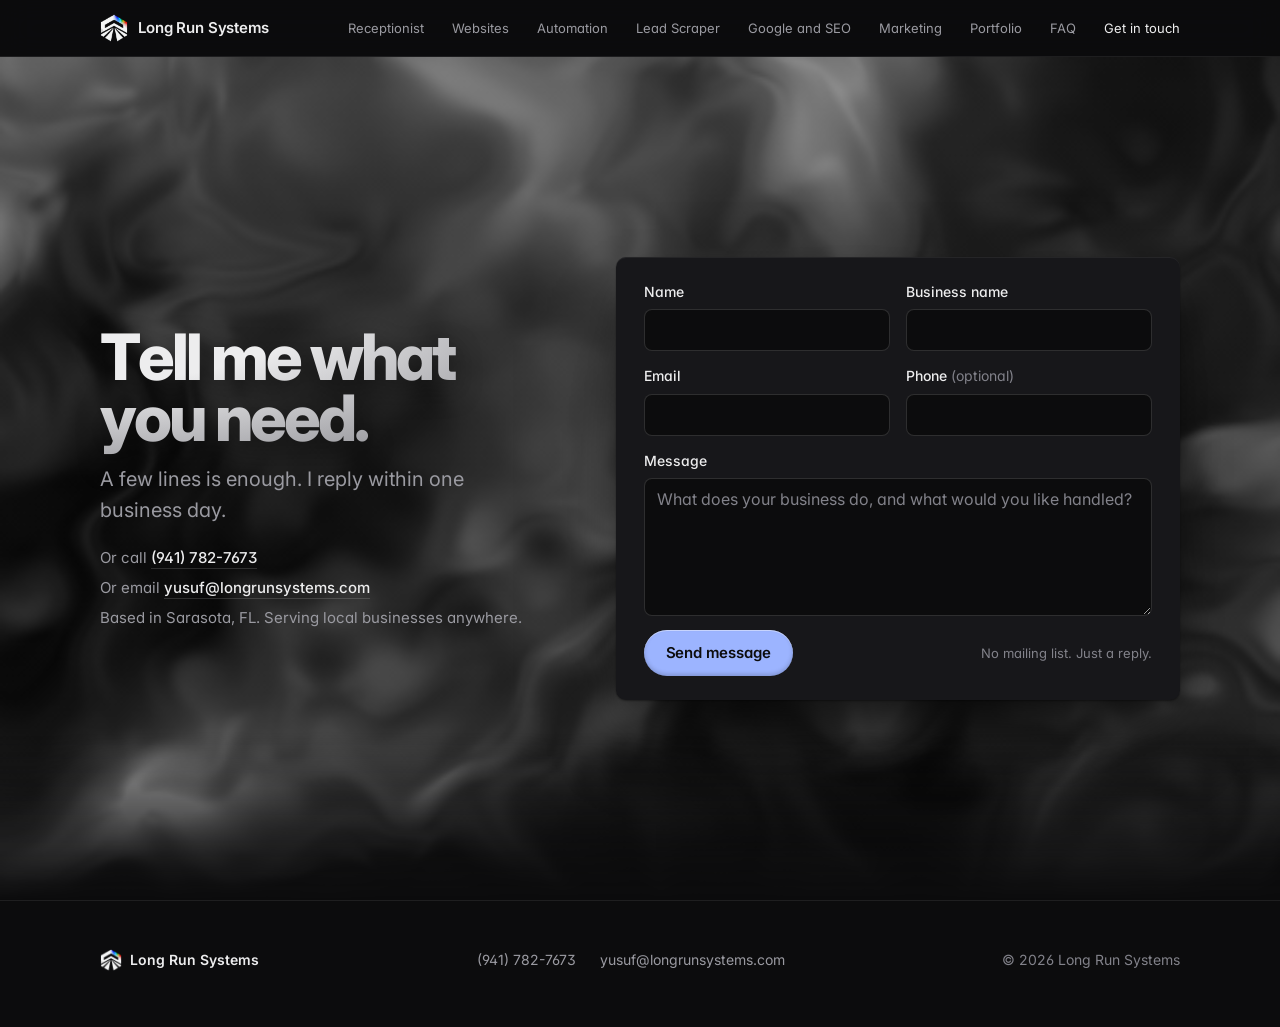
<file: contact/index.html>
<!doctype html>
<html lang="en">
<head>
<meta charset="utf-8">
<meta name="viewport" content="width=device-width, initial-scale=1, viewport-fit=cover">
<title>Contact: Get an AI Receptionist or Website | Long Run Systems</title>
<meta name="description" content="Get in touch about an AI receptionist, a website, an automation, or Lead Scraper for your business.">
<meta name="theme-color" content="#0c0c0d">
<link rel="canonical" href="https://longrunsystems.com/contact/">
<link rel="icon" href="../favicon-32.png" type="image/png" sizes="32x32">
<link rel="icon" href="../assets/brand/icon-192.png" type="image/png" sizes="192x192">
<link rel="apple-touch-icon" href="../apple-touch-icon.png">
<link rel="manifest" href="../site.webmanifest">
<meta property="og:type" content="website">
<meta property="og:site_name" content="Long Run Systems">
<meta property="og:locale" content="en_US">
<meta property="og:url" content="https://longrunsystems.com/contact/">
<meta property="og:title" content="Contact: Get an AI Receptionist or Website | Long Run Systems">
<meta property="og:description" content="Get in touch about an AI receptionist, a website, an automation, or Lead Scraper for your business.">
<meta name="twitter:card" content="summary">
<meta name="twitter:title" content="Contact: Get an AI Receptionist or Website | Long Run Systems">
<meta name="twitter:description" content="Get in touch about an AI receptionist, a website, an automation, or Lead Scraper for your business.">
<script>
document.documentElement.classList.add("js");
// Scroll position: the browser no longer restores it on its own. A reload
// opens at the top (unless the URL has an anchor). A tab you return to that
// never reloaded (bfcache) is untouched and keeps its place.
if ("scrollRestoration" in history) history.scrollRestoration = "manual";
(function () {
  var nav = window.performance && performance.getEntriesByType ? performance.getEntriesByType("navigation")[0] : null;
  if (nav && nav.type === "reload" && !location.hash) window.scrollTo(0, 0);
})();
</script>
<link rel="preconnect" href="https://fonts.googleapis.com">
<link rel="preconnect" href="https://fonts.gstatic.com" crossorigin>
<link href="https://fonts.googleapis.com/css2?family=Inter:wght@400;500;600;700;800&display=swap" rel="stylesheet">
<link rel="stylesheet" href="../styles.css">
<link rel="stylesheet" href="../craft.css">
</head>
<body>
<a class="skip-link" href="#main">Skip to content</a>

<header class="site-header">
  <div class="container">
    <a class="wordmark" href="../"><img class="wordmark-logo" src="../assets/brand/logo-light-96.png" width="28" height="28" alt="">Long Run Systems</a>
    <nav aria-label="Primary">
      <ul class="site-nav" role="list">
        <li class="nav-section"><a class="header-link" href="../receptionist/">Receptionist</a></li>
        <li class="nav-section"><a class="header-link" href="../websites/">Websites</a></li>
        <li class="nav-section"><a class="header-link" href="../automation/">Automation</a></li>
        <li class="nav-section"><a class="header-link" href="../lead-scraper/">Lead Scraper</a></li>
        <li class="nav-section"><a class="header-link" href="../google-profile/">Google and SEO</a></li>
        <li class="nav-section"><a class="header-link" href="../marketing/">Marketing</a></li>
        <li class="nav-section"><a class="header-link" href="../portfolio/">Portfolio</a></li>
        <li class="nav-section"><a class="header-link" href="../faq/">FAQ</a></li>
        <li><a class="header-link" href="../contact/" aria-current="page">Get in touch</a></li>
      </ul>
    </nav>
  </div>
</header>

<main id="main">

  <section class="hero hero--contact section--page" id="contact" aria-labelledby="contact-title">
    <div class="container contact-grid">
      <div>
        <div class="reveal"><h1 id="contact-title">Tell me <span class="tone">what you need.</span></h1></div>
        <p class="lede reveal">A few lines is enough. I reply within one business day.</p>
        <div class="contact-aside reveal">
          <p>Or call <a href="tel:+19417827673">(941) 782-7673</a></p>
          <p>Or email <a href="mailto:yusuf@longrunsystems.com">yusuf@longrunsystems.com</a></p>
          <p>Based in Sarasota, FL. Serving local businesses anywhere.</p>
        </div>
      </div>

      <!-- FORMSPREE: form endpoint. To use a different form, replace the ID at the end of the action URL. -->
      <form class="form reveal" action="https://formspree.io/f/meaelvea" method="POST">
        <!-- PAGE SOURCE: identifies which page this submission came from. -->
        <input type="hidden" name="page_source" value="contact">
        <input type="hidden" name="_subject" value="New inquiry from the contact page">
        <!-- Spam trap: bots fill this in, people never see it. display:none keeps browser autofill
             away from it, which would otherwise get real submissions marked as spam. -->
        <div style="display: none" aria-hidden="true">
          <label for="hp-field">Leave this empty</label>
          <input id="hp-field" type="text" name="_gotcha" tabindex="-1" autocomplete="off">
        </div>

        <div class="field">
          <label for="name">Name</label>
          <input id="name" name="name" type="text" autocomplete="name" required>
        </div>
        <div class="field">
          <label for="business">Business name</label>
          <input id="business" name="business" type="text" autocomplete="organization" required>
        </div>
        <div class="field">
          <label for="email">Email</label>
          <input id="email" name="email" type="email" autocomplete="email" inputmode="email" required>
        </div>
        <div class="field">
          <label for="phone">Phone <span class="optional">(optional)</span></label>
          <input id="phone" name="phone" type="tel" autocomplete="tel" inputmode="tel">
        </div>
        <div class="field field--full">
          <label for="message">Message</label>
          <textarea id="message" name="message" rows="5" placeholder="What does your business do, and what would you like handled?" required></textarea>
        </div>
        <div class="form-footer field--full">
          <button class="btn" type="submit">Send message</button>
          <p class="form-note" id="form-status" role="status" aria-live="polite">No mailing list. Just a reply.</p>
        </div>
      </form>
    </div>
  </section>

</main>

<footer class="site-footer">
  <div class="container footer-row">
    <p class="footer-name"><img class="footer-logo" src="../assets/brand/logo-light-96.png" width="22" height="22" alt="" loading="lazy">Long Run Systems</p>
    <div class="footer-links">
      <a href="tel:+19417827673">(941) 782-7673</a>
      <a href="mailto:yusuf@longrunsystems.com">yusuf@longrunsystems.com</a>
    </div>
    <p class="copyright">&copy; <span id="year">2026</span> Long Run Systems</p>
  </div>
</footer>

<script src="../script.js" defer></script>
</body>
</html>
</file>
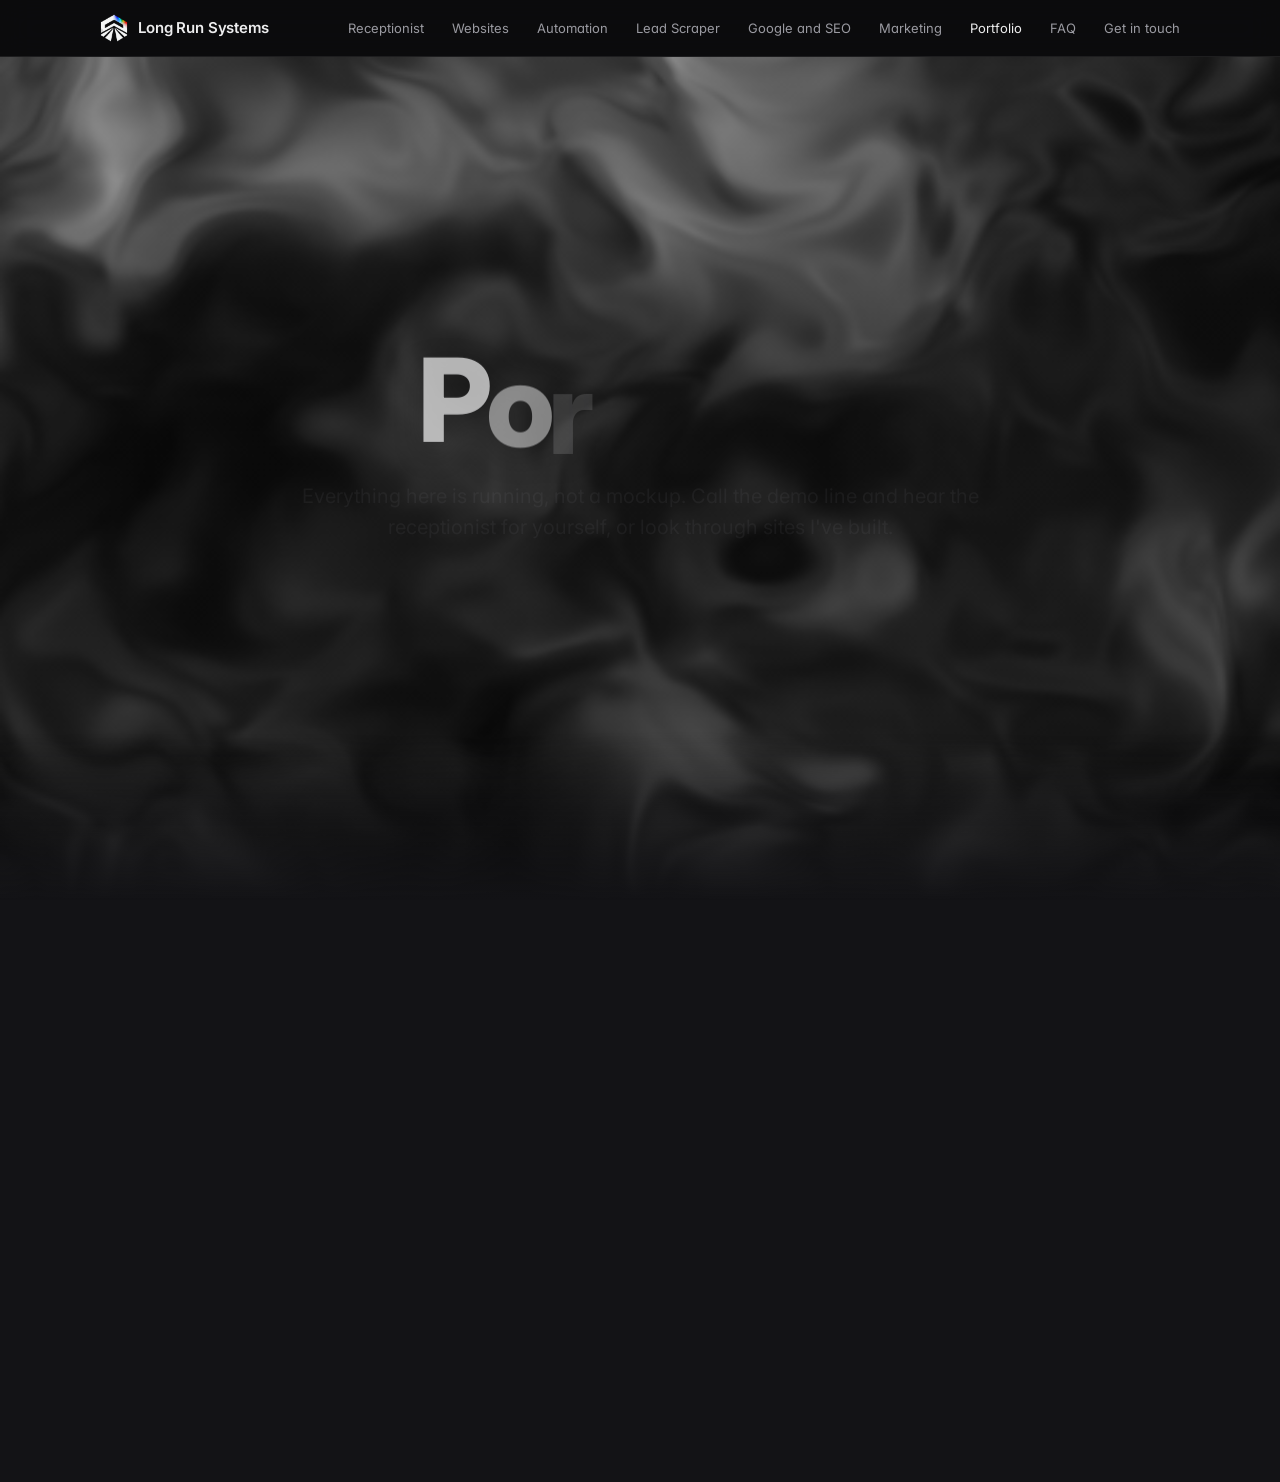
<file: examples/index.html>
<!doctype html>
<html lang="en">
<head>
<meta charset="utf-8">
<meta name="viewport" content="width=device-width, initial-scale=1">
<title>Moved to Portfolio | Long Run Systems</title>
<meta name="robots" content="noindex, follow">
<link rel="canonical" href="https://longrunsystems.com/portfolio/">
<meta http-equiv="refresh" content="0; url=../portfolio/">
<meta name="theme-color" content="#0c0c0d">
<link rel="icon" href="../favicon-32.png" type="image/png" sizes="32x32">
<link rel="icon" href="../assets/brand/icon-192.png" type="image/png" sizes="192x192">
<link rel="apple-touch-icon" href="../apple-touch-icon.png">
<link rel="manifest" href="../site.webmanifest">
<link rel="stylesheet" href="../styles.css">
<style>
  .moved { margin: 40vh auto 0; padding: 0 20px; max-width: 30em; color: var(--text-muted); text-align: center; }
  .moved a { color: var(--text); text-decoration: underline; }
</style>
</head>
<body>
<p class="moved">This page has moved to <a href="../portfolio/">Portfolio</a>.</p>
</body>
</html>
</file>
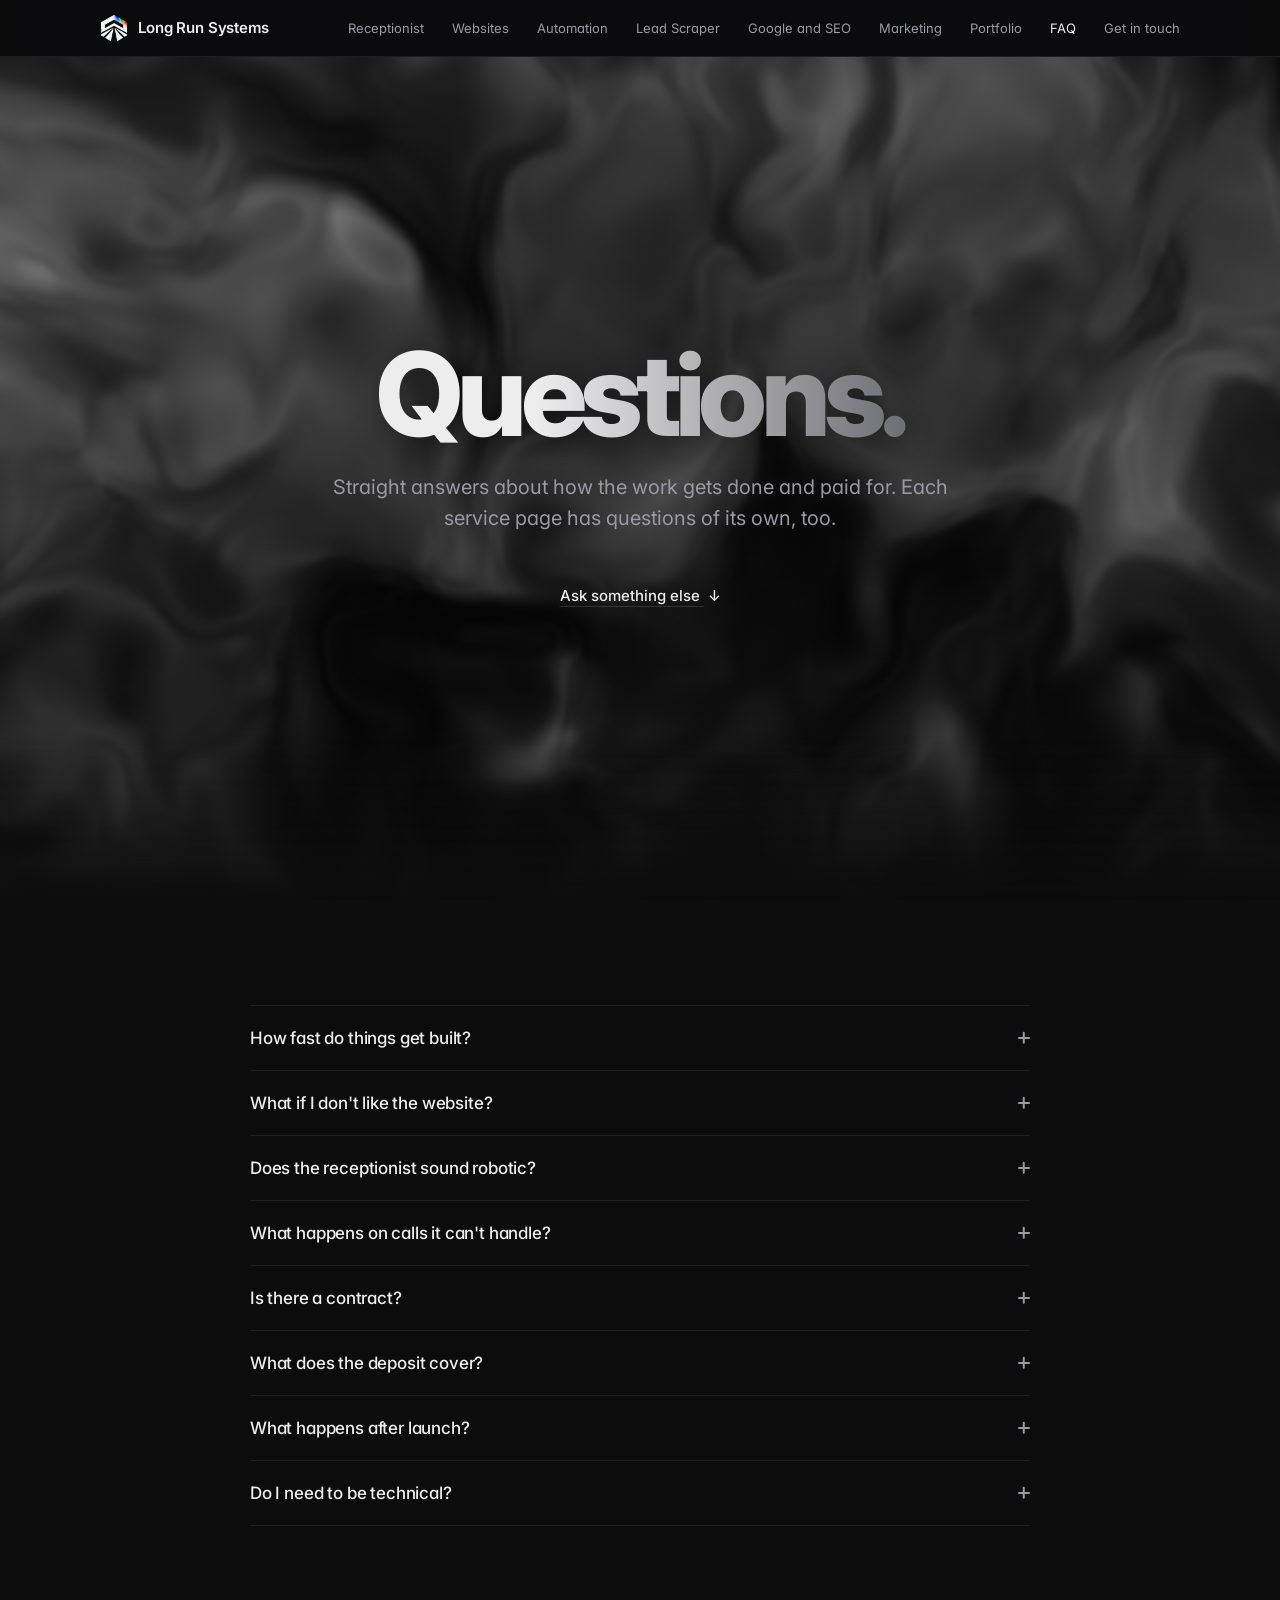
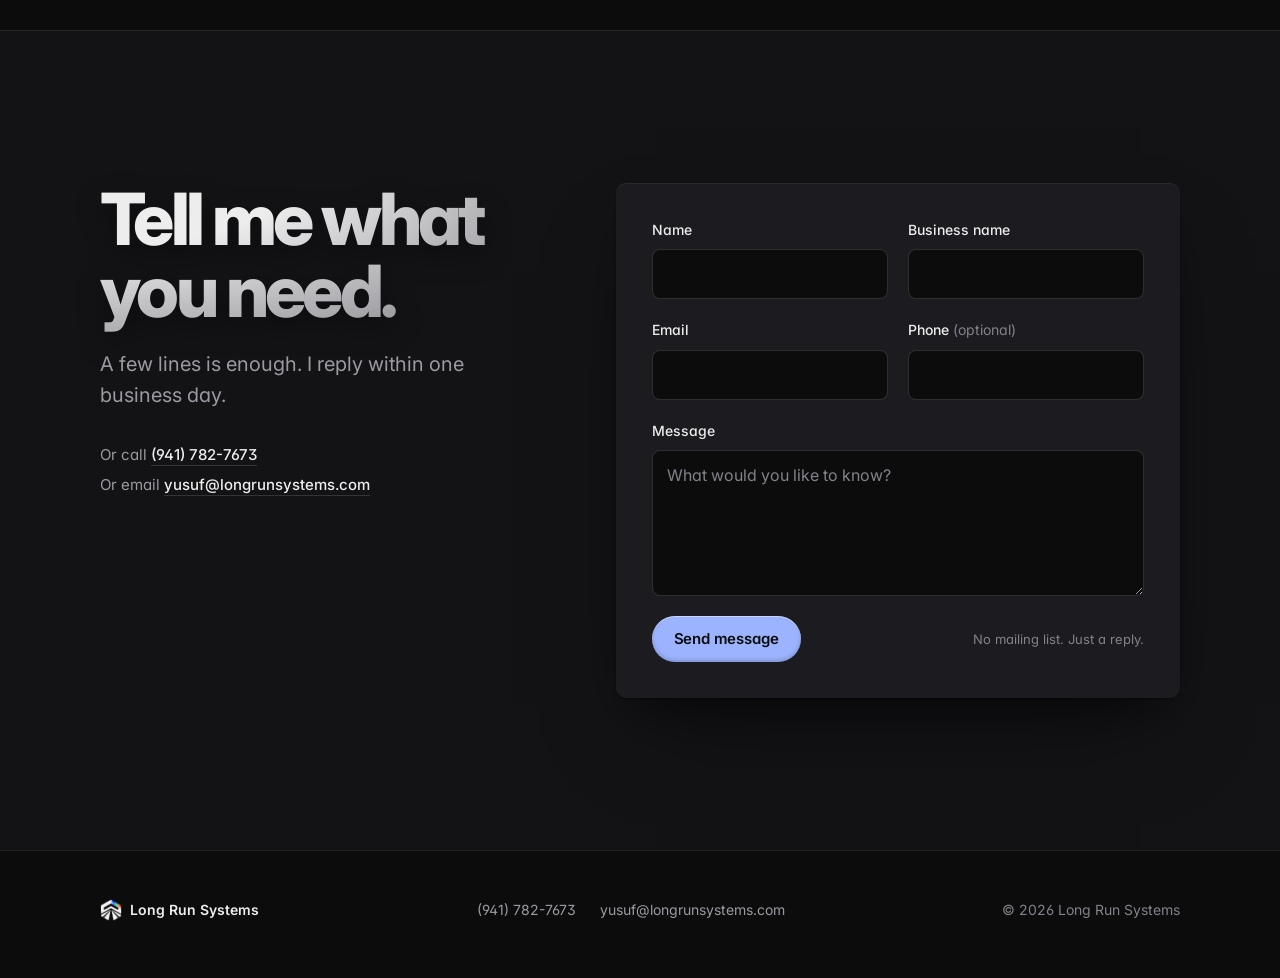
<file: faq/index.html>
<!doctype html>
<html lang="en">
<head>
<meta charset="utf-8">
<meta name="viewport" content="width=device-width, initial-scale=1, viewport-fit=cover">
<title>FAQ: AI Receptionists, Websites &amp; Automation | Long Run Systems</title>
<meta name="description" content="Answers about timelines, deposits, contracts, and support from Long Run Systems for local businesses.">
<meta name="theme-color" content="#0c0c0d">
<link rel="canonical" href="https://longrunsystems.com/faq/">
<link rel="icon" href="../favicon-32.png" type="image/png" sizes="32x32">
<link rel="icon" href="../assets/brand/icon-192.png" type="image/png" sizes="192x192">
<link rel="apple-touch-icon" href="../apple-touch-icon.png">
<link rel="manifest" href="../site.webmanifest">
<meta property="og:type" content="website">
<meta property="og:site_name" content="Long Run Systems">
<meta property="og:locale" content="en_US">
<meta property="og:url" content="https://longrunsystems.com/faq/">
<meta property="og:title" content="FAQ: AI Receptionists, Websites &amp; Automation | Long Run Systems">
<meta property="og:description" content="Answers about timelines, deposits, contracts, and support from Long Run Systems for local businesses.">
<meta name="twitter:card" content="summary">
<meta name="twitter:title" content="FAQ: AI Receptionists, Websites &amp; Automation | Long Run Systems">
<meta name="twitter:description" content="Answers about timelines, deposits, contracts, and support from Long Run Systems for local businesses.">
<script>
document.documentElement.classList.add("js");
// Scroll position: the browser no longer restores it on its own. A reload
// opens at the top (unless the URL has an anchor). A tab you return to that
// never reloaded (bfcache) is untouched and keeps its place.
if ("scrollRestoration" in history) history.scrollRestoration = "manual";
(function () {
  var nav = window.performance && performance.getEntriesByType ? performance.getEntriesByType("navigation")[0] : null;
  if (nav && nav.type === "reload" && !location.hash) window.scrollTo(0, 0);
})();
</script>
<link rel="preconnect" href="https://fonts.googleapis.com">
<link rel="preconnect" href="https://fonts.gstatic.com" crossorigin>
<link href="https://fonts.googleapis.com/css2?family=Inter:wght@400;500;600;700;800&display=swap" rel="stylesheet">
<link rel="stylesheet" href="../styles.css">
<link rel="stylesheet" href="../craft.css">
</head>
<body>
<a class="skip-link" href="#main">Skip to content</a>

<header class="site-header">
  <div class="container">
    <a class="wordmark" href="../"><img class="wordmark-logo" src="../assets/brand/logo-light-96.png" width="28" height="28" alt="">Long Run Systems</a>
    <nav aria-label="Primary">
      <ul class="site-nav" role="list">
        <li class="nav-section"><a class="header-link" href="../receptionist/">Receptionist</a></li>
        <li class="nav-section"><a class="header-link" href="../websites/">Websites</a></li>
        <li class="nav-section"><a class="header-link" href="../automation/">Automation</a></li>
        <li class="nav-section"><a class="header-link" href="../lead-scraper/">Lead Scraper</a></li>
        <li class="nav-section"><a class="header-link" href="../google-profile/">Google and SEO</a></li>
        <li class="nav-section"><a class="header-link" href="../marketing/">Marketing</a></li>
        <li class="nav-section"><a class="header-link" href="../portfolio/">Portfolio</a></li>
        <li class="nav-section"><a class="header-link" href="../faq/" aria-current="page">FAQ</a></li>
        <li><a class="header-link" href="../contact/">Get in touch</a></li>
      </ul>
    </nav>
  </div>
</header>

<main id="main">

  <section class="hero hero--page" aria-labelledby="hero-title">
    <div class="container center">
      <div class="reveal"><h1 id="hero-title">Questions.</h1></div>
      <p class="lede reveal">Straight answers about how the work gets done and paid for. Each service page has questions of its own, too.</p>
      <div class="actions reveal">
        <a class="quiet-link" href="#contact">Ask something else <span class="arrow" aria-hidden="true">&darr;</span></a>
      </div>
    </div>
  </section>

  <section class="section section--snug" id="faq" aria-labelledby="faq-title">
    <div class="container faq-solo">
      <h2 id="faq-title" class="visually-hidden">General questions</h2>

      <div class="accordion reveal">
        <div class="accordion-item">
          <h3>
            <button class="accordion-trigger" type="button" aria-expanded="false" aria-controls="faq-panel-1" id="faq-trigger-1">
              How fast do things get built?
              <span class="chevron" aria-hidden="true"></span>
            </button>
          </h3>
          <div class="accordion-panel" id="faq-panel-1" role="region" aria-labelledby="faq-trigger-1">
            <div><p>A Basic website takes about a week, and a Pro one takes two to three. The receptionist is usually answering calls within a week. Automations depend on the task, and I'll give you a timeline before we start.</p></div>
          </div>
        </div>

        <div class="accordion-item">
          <h3>
            <button class="accordion-trigger" type="button" aria-expanded="false" aria-controls="faq-panel-2" id="faq-trigger-2">
              What if I don't like the website?
              <span class="chevron" aria-hidden="true"></span>
            </button>
          </h3>
          <div class="accordion-panel" id="faq-panel-2" role="region" aria-labelledby="faq-trigger-2">
            <div><p>You don't pay the full price to find out. You put down a small deposit and see the site finished. If you want it, you pay the rest. If you don't, you owe nothing more and we part ways.</p></div>
          </div>
        </div>

        <div class="accordion-item">
          <h3>
            <button class="accordion-trigger" type="button" aria-expanded="false" aria-controls="faq-panel-3" id="faq-trigger-3">
              Does the receptionist sound robotic?
              <span class="chevron" aria-hidden="true"></span>
            </button>
          </h3>
          <div class="accordion-panel" id="faq-panel-3" role="region" aria-labelledby="faq-trigger-3">
            <div><p>Call the demo line and decide for yourself. It speaks naturally and handles interruptions. It knows your hours and prices. Most callers just get their answer and hang up.</p></div>
          </div>
        </div>

        <div class="accordion-item">
          <h3>
            <button class="accordion-trigger" type="button" aria-expanded="false" aria-controls="faq-panel-4" id="faq-trigger-4">
              What happens on calls it can't handle?
              <span class="chevron" aria-hidden="true"></span>
            </button>
          </h3>
          <div class="accordion-panel" id="faq-panel-4" role="region" aria-labelledby="faq-trigger-4">
            <div><p>It takes a message and sends it to you by text right away, with the caller's name, number, and what they need. You can also have certain calls transferred straight to your phone.</p></div>
          </div>
        </div>

        <div class="accordion-item">
          <h3>
            <button class="accordion-trigger" type="button" aria-expanded="false" aria-controls="faq-panel-5" id="faq-trigger-5">
              Is there a contract?
              <span class="chevron" aria-hidden="true"></span>
            </button>
          </h3>
          <div class="accordion-panel" id="faq-panel-5" role="region" aria-labelledby="faq-trigger-5">
            <div><p>No long-term contract. The receptionist is month to month and you can cancel any time. Websites and automations are a one-time project with a short written agreement covering scope and price.</p></div>
          </div>
        </div>

        <div class="accordion-item">
          <h3>
            <button class="accordion-trigger" type="button" aria-expanded="false" aria-controls="faq-panel-6" id="faq-trigger-6">
              What does the deposit cover?
              <span class="chevron" aria-hidden="true"></span>
            </button>
          </h3>
          <div class="accordion-panel" id="faq-panel-6" role="region" aria-labelledby="faq-trigger-6">
            <div><p>The deposit gets your project started and covers the work if you decide not to go ahead. The rest is only due once you've seen the finished work and want it.</p></div>
          </div>
        </div>

        <div class="accordion-item">
          <h3>
            <button class="accordion-trigger" type="button" aria-expanded="false" aria-controls="faq-panel-7" id="faq-trigger-7">
              What happens after launch?
              <span class="chevron" aria-hidden="true"></span>
            </button>
          </h3>
          <div class="accordion-panel" id="faq-panel-7" role="region" aria-labelledby="faq-trigger-7">
            <div><p>It keeps running. If anything breaks, I fix it at no charge. Receptionist updates, like new hours or prices, are a text away any time. Websites include a set number of content or design changes after launch: 3 on Basic, 10 on Pro.</p></div>
          </div>
        </div>

        <div class="accordion-item">
          <h3>
            <button class="accordion-trigger" type="button" aria-expanded="false" aria-controls="faq-panel-8" id="faq-trigger-8">
              Do I need to be technical?
              <span class="chevron" aria-hidden="true"></span>
            </button>
          </h3>
          <div class="accordion-panel" id="faq-panel-8" role="region" aria-labelledby="faq-trigger-8">
            <div><p>No. You tell me how your business works and I handle the rest. You won't need to log in to anything unless you want to.</p></div>
          </div>
        </div>
      </div>
    </div>
  </section>


  <section class="section section--band" id="contact" aria-labelledby="contact-title">
    <div class="container contact-grid">
      <div>
        <div class="reveal"><h2 id="contact-title">Tell me <span class="tone">what you need.</span></h2></div>
        <p class="lede reveal">A few lines is enough. I reply within one business day.</p>
        <div class="contact-aside reveal">
          <p>Or call <a href="tel:+19417827673">(941) 782-7673</a></p>
          <p>Or email <a href="mailto:yusuf@longrunsystems.com">yusuf@longrunsystems.com</a></p>
        </div>
      </div>

      <!-- FORMSPREE: form endpoint. To use a different form, replace the ID at the end of the action URL. -->
      <form class="form reveal" action="https://formspree.io/f/meaelvea" method="POST">
        <!-- PAGE SOURCE: identifies which page this submission came from. -->
        <input type="hidden" name="page_source" value="faq">
        <input type="hidden" name="_subject" value="New inquiry from the FAQ page">
        <!-- Spam trap: bots fill this in, people never see it. display:none keeps browser autofill
             away from it, which would otherwise get real submissions marked as spam. -->
        <div style="display: none" aria-hidden="true">
          <label for="hp-field">Leave this empty</label>
          <input id="hp-field" type="text" name="_gotcha" tabindex="-1" autocomplete="off">
        </div>

        <div class="field">
          <label for="name">Name</label>
          <input id="name" name="name" type="text" autocomplete="name" required>
        </div>
        <div class="field">
          <label for="business">Business name</label>
          <input id="business" name="business" type="text" autocomplete="organization" required>
        </div>
        <div class="field">
          <label for="email">Email</label>
          <input id="email" name="email" type="email" autocomplete="email" inputmode="email" required>
        </div>
        <div class="field">
          <label for="phone">Phone <span class="optional">(optional)</span></label>
          <input id="phone" name="phone" type="tel" autocomplete="tel" inputmode="tel">
        </div>
        <div class="field field--full">
          <label for="message">Message</label>
          <textarea id="message" name="message" rows="5" placeholder="What would you like to know?" required></textarea>
        </div>
        <div class="form-footer field--full">
          <button class="btn" type="submit">Send message</button>
          <p class="form-note" id="form-status" role="status" aria-live="polite">No mailing list. Just a reply.</p>
        </div>
      </form>
    </div>
  </section>

</main>

<footer class="site-footer">
  <div class="container footer-row">
    <p class="footer-name"><img class="footer-logo" src="../assets/brand/logo-light-96.png" width="22" height="22" alt="" loading="lazy">Long Run Systems</p>
    <div class="footer-links">
      <a href="tel:+19417827673">(941) 782-7673</a>
      <a href="mailto:yusuf@longrunsystems.com">yusuf@longrunsystems.com</a>
    </div>
    <p class="copyright">&copy; <span id="year">2026</span> Long Run Systems</p>
  </div>
</footer>

<script src="../script.js" defer></script>
</body>
</html>
</file>
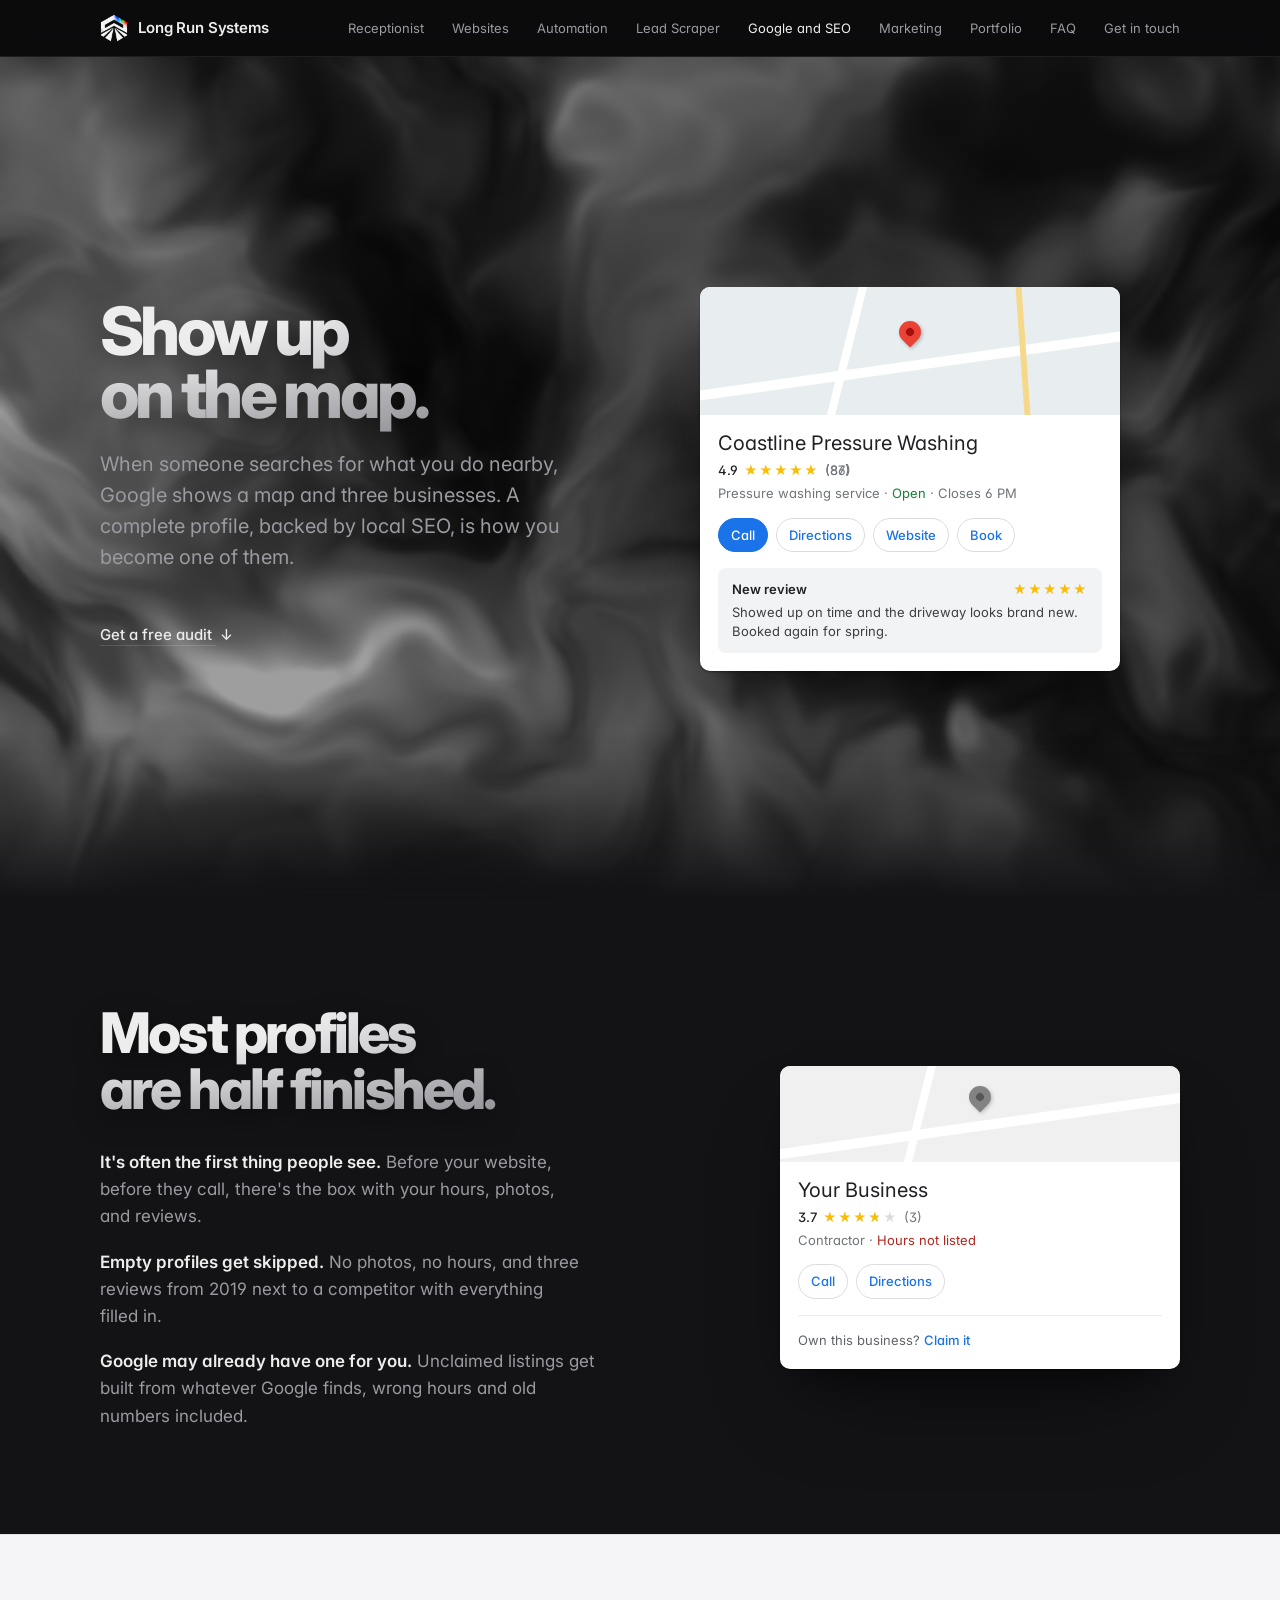
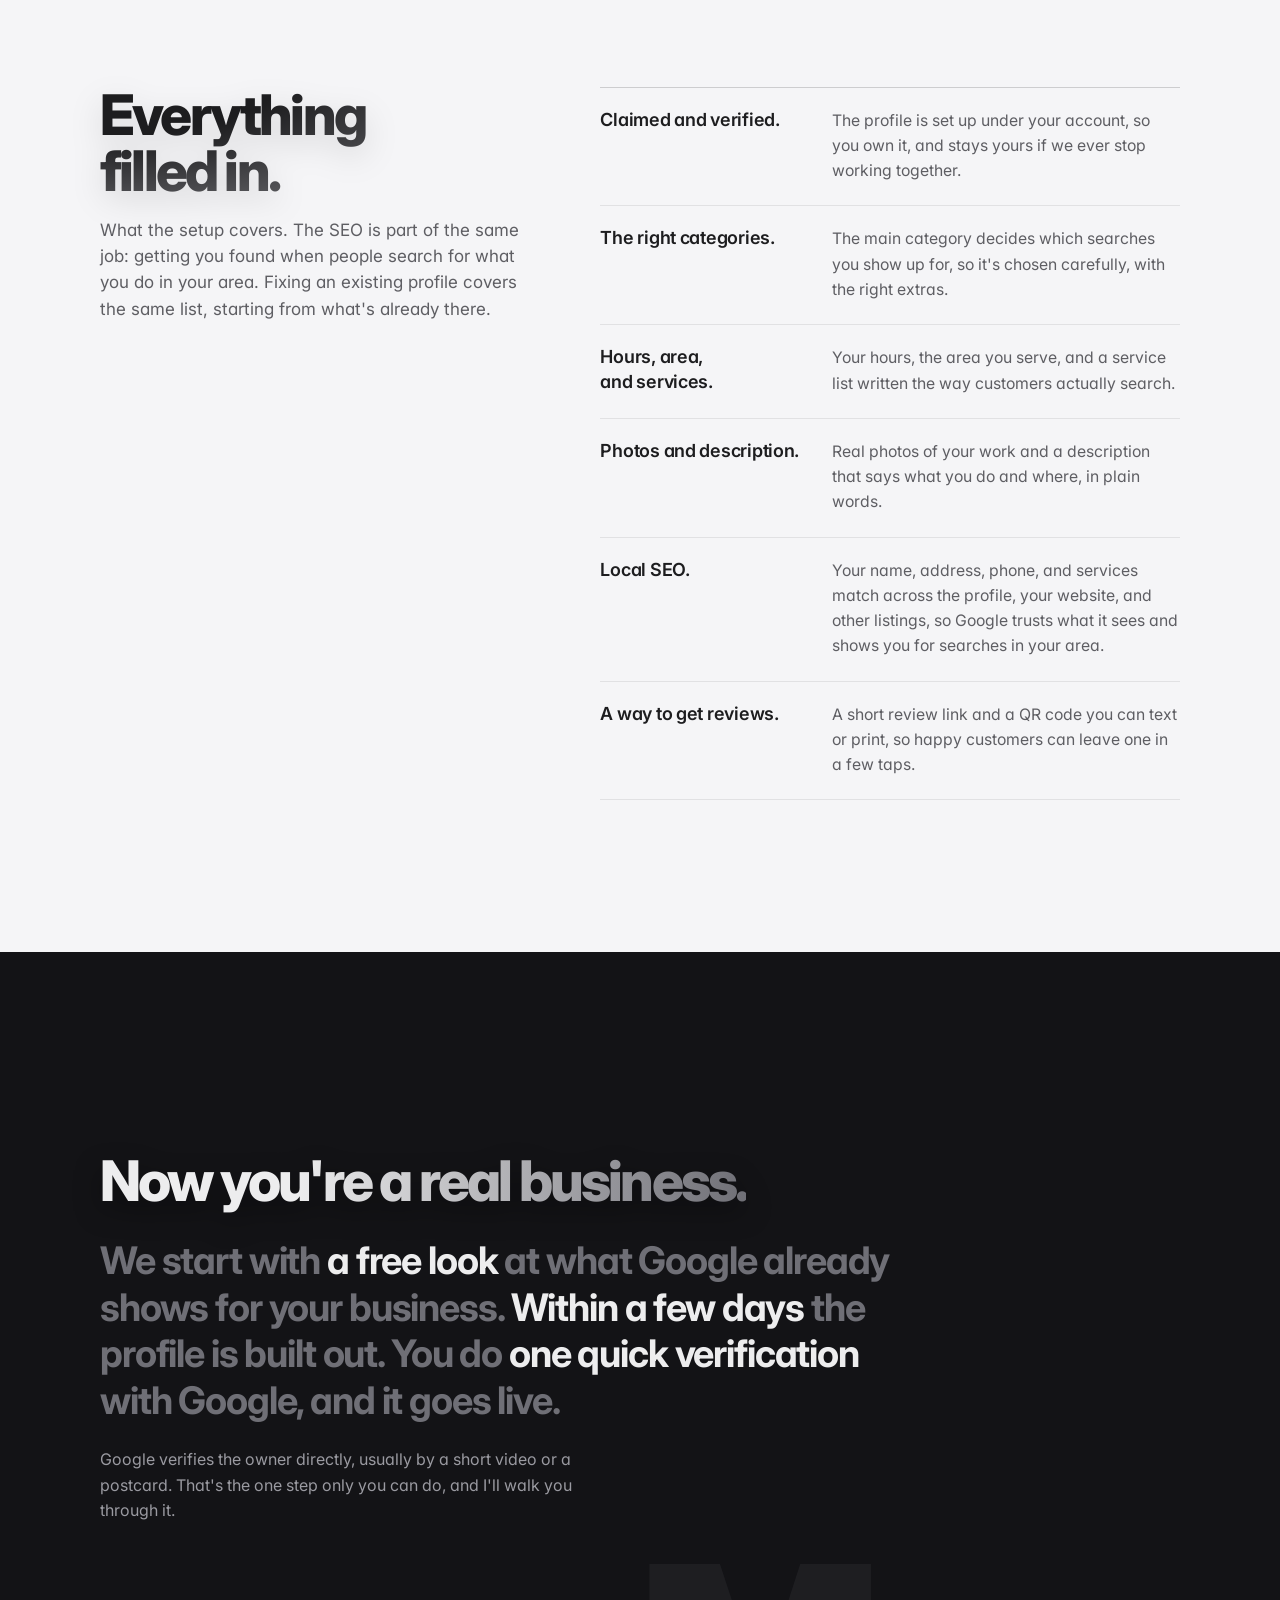
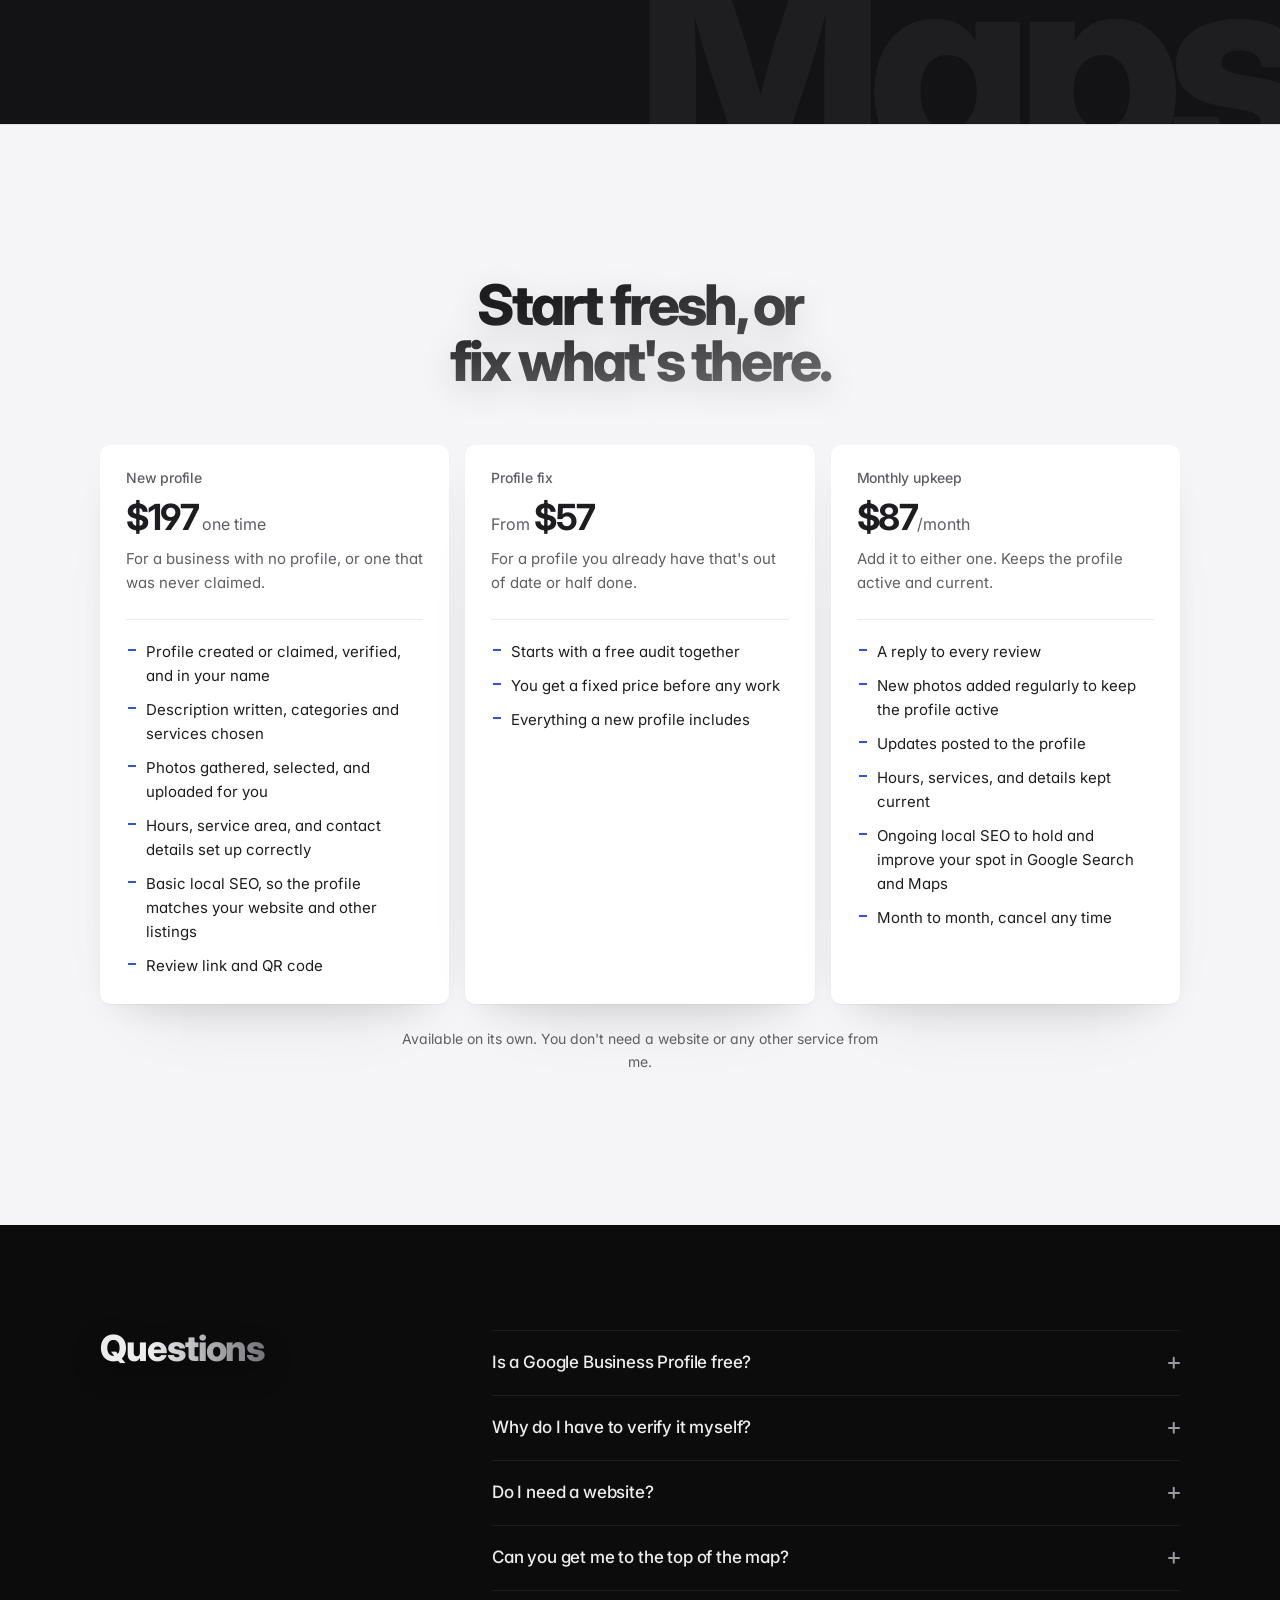
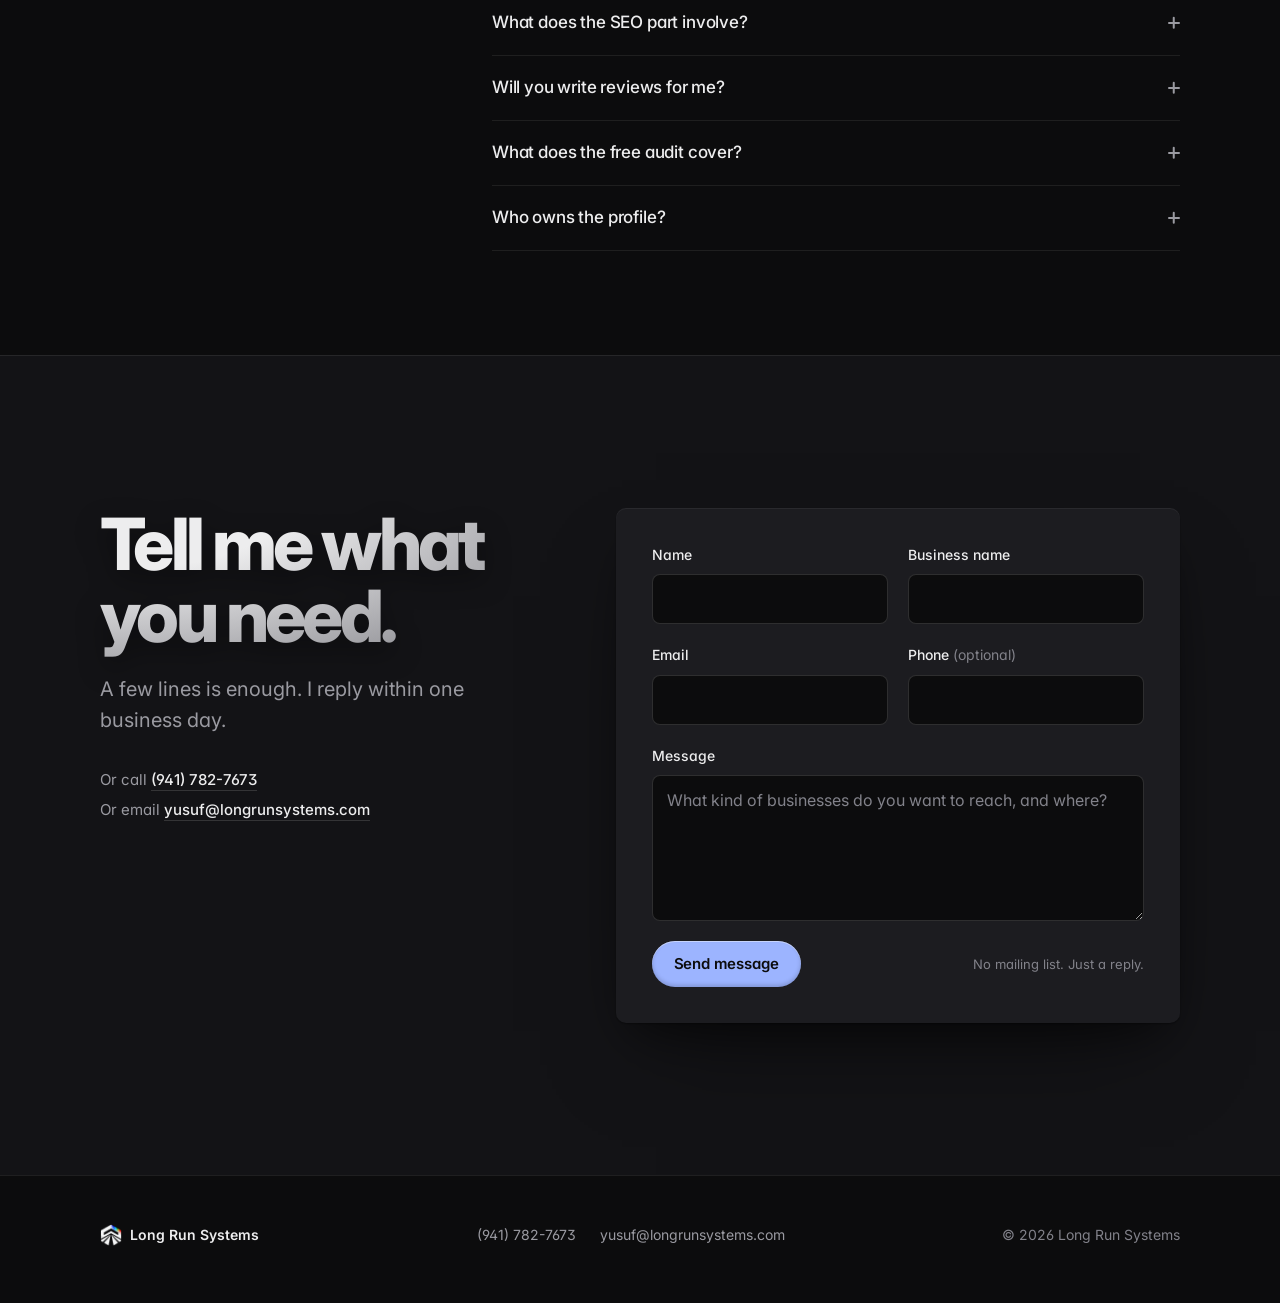
<file: google-profile/index.html>
<!doctype html>
<html lang="en">
<head>
<meta charset="utf-8">
<meta name="viewport" content="width=device-width, initial-scale=1, viewport-fit=cover">
<title>Google Profile and SEO for Local Businesses | Long Run Systems</title>
<meta name="description" content="Google Business Profile setup, monthly upkeep, and local SEO, so people searching for what you do in your area find you on Search and Maps.">
<meta name="theme-color" content="#0c0c0d">
<link rel="canonical" href="https://longrunsystems.com/google-profile/">
<link rel="icon" href="../favicon-32.png" type="image/png" sizes="32x32">
<link rel="icon" href="../assets/brand/icon-192.png" type="image/png" sizes="192x192">
<link rel="apple-touch-icon" href="../apple-touch-icon.png">
<link rel="manifest" href="../site.webmanifest">
<meta property="og:type" content="website">
<meta property="og:site_name" content="Long Run Systems">
<meta property="og:locale" content="en_US">
<meta property="og:url" content="https://longrunsystems.com/google-profile/">
<meta property="og:title" content="Google Profile and SEO for Local Businesses | Long Run Systems">
<meta property="og:description" content="Google Business Profile setup, monthly upkeep, and local SEO, so people searching for what you do in your area find you on Search and Maps.">
<meta name="twitter:card" content="summary">
<meta name="twitter:title" content="Google Profile and SEO for Local Businesses | Long Run Systems">
<meta name="twitter:description" content="Google Business Profile setup, monthly upkeep, and local SEO, so people searching for what you do in your area find you on Search and Maps.">
<script>
document.documentElement.classList.add("js");
// Scroll position: the browser no longer restores it on its own. A reload
// opens at the top (unless the URL has an anchor). A tab you return to that
// never reloaded (bfcache) is untouched and keeps its place.
if ("scrollRestoration" in history) history.scrollRestoration = "manual";
(function () {
  var nav = window.performance && performance.getEntriesByType ? performance.getEntriesByType("navigation")[0] : null;
  if (nav && nav.type === "reload" && !location.hash) window.scrollTo(0, 0);
})();
</script>
<link rel="preconnect" href="https://fonts.googleapis.com">
<link rel="preconnect" href="https://fonts.gstatic.com" crossorigin>
<link href="https://fonts.googleapis.com/css2?family=Inter:wght@400;500;600;700;800&display=swap" rel="stylesheet">
<link rel="stylesheet" href="../styles.css">
<link rel="stylesheet" href="../craft.css">
</head>
<body>
<a class="skip-link" href="#main">Skip to content</a>

<header class="site-header">
  <div class="container">
    <a class="wordmark" href="../"><img class="wordmark-logo" src="../assets/brand/logo-light-96.png" width="28" height="28" alt="">Long Run Systems</a>
    <nav aria-label="Primary">
      <ul class="site-nav" role="list">
        <li class="nav-section"><a class="header-link" href="../receptionist/">Receptionist</a></li>
        <li class="nav-section"><a class="header-link" href="../websites/">Websites</a></li>
        <li class="nav-section"><a class="header-link" href="../automation/">Automation</a></li>
        <li class="nav-section"><a class="header-link" href="../lead-scraper/">Lead Scraper</a></li>
        <li class="nav-section"><a class="header-link" href="../google-profile/" aria-current="page">Google and SEO</a></li>
        <li class="nav-section"><a class="header-link" href="../marketing/">Marketing</a></li>
        <li class="nav-section"><a class="header-link" href="../portfolio/">Portfolio</a></li>
        <li class="nav-section"><a class="header-link" href="../faq/">FAQ</a></li>
        <li><a class="header-link" href="../contact/">Get in touch</a></li>
      </ul>
    </nav>
  </div>
</header>

<main id="main">

  <section class="hero hero--page" aria-labelledby="hero-title">
    <div class="container center hero-split">
      <div class="hero-copy">
        <div class="reveal"><h1 id="hero-title">Show up <span class="tone">on the map.</span></h1></div>
        <p class="lede reveal">When someone searches for what you do nearby, Google shows a map and three businesses. A complete profile, backed by local SEO, is how you become one of them.</p>
        <div class="actions reveal">
          <a class="quiet-link" href="#contact">Get a free audit <span class="arrow" aria-hidden="true">&darr;</span></a>
        </div>
      </div>
      <div class="hero-visual reveal">
        <div class="gbp" aria-hidden="true">
          <div class="gbp-map"><span class="gbp-pin"></span><span class="gbp-road gbp-road--a"></span><span class="gbp-road gbp-road--b"></span><span class="gbp-road gbp-road--c"></span></div>
          <div class="gbp-body">
            <p class="gbp-name">Coastline Pressure Washing</p>
            <p class="gbp-rating"><b>4.9</b> <span class="gbp-stars">&#9733;&#9733;&#9733;&#9733;&#9733;</span> <span class="gbp-count"><span>(86)</span><span>(87)</span></span></p>
            <p class="gbp-meta">Pressure washing service &middot; <span class="gbp-open">Open</span> &middot; Closes 6 PM</p>
            <div class="gbp-actions"><span>Call</span><span>Directions</span><span>Website</span><span>Book</span></div>
            <div class="gbp-review">
              <p class="gbp-review-head"><b>New review</b> <span class="gbp-stars">&#9733;&#9733;&#9733;&#9733;&#9733;</span></p>
              <p>Showed up on time and the driveway looks brand new. Booked again for spring.</p>
            </div>
          </div>
        </div>
      </div>
    </div>
  </section>

  <section class="section section--band section--snug" id="why" aria-labelledby="why-title">
    <div class="container split">
      <div class="split-copy">
        <div class="reveal"><h2 id="why-title">Most profiles are <span class="tone">half finished.</span></h2></div>
        <div class="runin reveal">
          <p><strong>It's often the first thing people see.</strong> Before your website, before they call, there's the box with your hours, photos, and reviews.</p>
          <p><strong>Empty profiles get skipped.</strong> No photos, no hours, and three reviews from 2019 next to a competitor with everything filled in.</p>
          <p><strong>Google may already have one for you.</strong> Unclaimed listings get built from whatever Google finds, wrong hours and old numbers included.</p>
        </div>
      </div>
      <div class="split-object reveal" aria-hidden="true">
        <div class="gbp gbp--empty">
          <div class="gbp-map gbp-map--flat"><span class="gbp-pin"></span><span class="gbp-road gbp-road--a"></span><span class="gbp-road gbp-road--b"></span></div>
          <div class="gbp-body">
            <p class="gbp-name">Your Business</p>
            <p class="gbp-rating"><b>3.7</b> <span class="gbp-stars gbp-stars--low">&#9733;&#9733;&#9733;&#9733;&#9733;</span> <span>(3)</span></p>
            <p class="gbp-meta">Contractor &middot; <span class="gbp-missing">Hours not listed</span></p>
            <div class="gbp-actions"><span>Call</span><span>Directions</span></div>
            <p class="gbp-claim">Own this business? <u>Claim it</u></p>
          </div>
        </div>
      </div>
    </div>
  </section>

  <section class="section section--light" id="features" aria-labelledby="features-title">
    <div class="container ledger">
      <div class="ledger-head">
        <div class="reveal"><h2 id="features-title">Everything <span class="tone">filled in.</span></h2></div>
        <p class="lede reveal">What the setup covers. The SEO is part of the same job: getting you found when people search for what you do in your area. Fixing an existing profile covers the same list, starting from what's already there.</p>
      </div>
      <ul class="ledger-list reveal" role="list">
        <li><h3>Claimed and verified.</h3><p>The profile is set up under your account, so you own it, and stays yours if we ever stop working together.</p></li>
        <li><h3>The right categories.</h3><p>The main category decides which searches you show up for, so it's chosen carefully, with the right extras.</p></li>
        <li><h3>Hours, area, and services.</h3><p>Your hours, the area you serve, and a service list written the way customers actually search.</p></li>
        <li><h3>Photos and description.</h3><p>Real photos of your work and a description that says what you do and where, in plain words.</p></li>
        <li><h3>Local SEO.</h3><p>Your name, address, phone, and services match across the profile, your website, and other listings, so Google trusts what it sees and shows you for searches in your area.</p></li>
        <li><h3>A way to get reviews.</h3><p>A short review link and a QR code you can text or print, so happy customers can leave one in a few taps.</p></li>
      </ul>
    </div>
  </section>

  <section class="section section--band section--roomy has-ghost" id="how" aria-labelledby="how-title">
    <div class="container week">
      <div class="reveal"><h2 id="how-title">Now you're <span class="tone">a real business.</span></h2></div>
      <p class="week-text reveal">We start with <b>a free look</b> at what Google already shows for your business. <b>Within a few days</b> the profile is built out. You do <b>one quick verification</b> with Google, and it goes live.</p>
      <p class="week-note reveal">Google verifies the owner directly, usually by a short video or a postcard. That's the one step only you can do, and I'll walk you through it.</p>
    </div>
    <span class="ghost" aria-hidden="true">Maps</span>
  </section>

  <section class="section section--light" id="pricing" aria-labelledby="pricing-title">
    <div class="container center">
      <div class="section-head">
        <div class="reveal"><h2 id="pricing-title">Start fresh, <span class="tone">or fix what's there.</span></h2></div>
      </div>

      <!-- PLANS: prices are easy to edit here -->
      <div class="plans plans--3" style="margin-top: 56px;">
        <div class="reveal"><div class="box">
          <h3 class="plan-name">New profile</h3>
          <p class="plan-price">$197<span> one time</span></p>
          <p class="plan-desc">For a business with no profile, or one that was never claimed.</p>
          <ul class="plan-list" role="list">
            <li>Profile created or claimed, verified, and in your name</li>
            <li>Description written, categories and services chosen</li>
            <li>Photos gathered, selected, and uploaded for you</li>
            <li>Hours, service area, and contact details set up correctly</li>
            <li>Basic local SEO, so the profile matches your website and other listings</li>
            <li>Review link and QR code</li>
          </ul>
        </div></div>
        <div class="reveal"><div class="box">
          <h3 class="plan-name">Profile fix</h3>
          <p class="plan-price"><span>From </span>$57</p>
          <p class="plan-desc">For a profile you already have that's out of date or half done.</p>
          <ul class="plan-list" role="list">
            <li>Starts with a free audit together</li>
            <li>You get a fixed price before any work</li>
            <li>Everything a new profile includes</li>
          </ul>
        </div></div>
        <div class="reveal"><div class="box">
          <h3 class="plan-name">Monthly upkeep</h3>
          <p class="plan-price">$87<span>/month</span></p>
          <p class="plan-desc">Add it to either one. Keeps the profile active and current.</p>
          <ul class="plan-list" role="list">
            <li>A reply to every review</li>
            <li>New photos added regularly to keep the profile active</li>
            <li>Updates posted to the profile</li>
            <li>Hours, services, and details kept current</li>
            <li>Ongoing local SEO to hold and improve your spot in Google Search and Maps</li>
            <li>Month to month, cancel any time</li>
          </ul>
        </div></div>
      </div>
      <p class="plans-note reveal">Available on its own. You don't need a website or any other service from me.</p>
    </div>
  </section>

  <section class="section section--snug" id="faq" aria-labelledby="faq-title">
    <div class="container faq-grid">
      <div class="reveal"><h2 id="faq-title">Questions</h2></div>

      <div class="accordion reveal">
        <div class="accordion-item">
          <h3>
            <button class="accordion-trigger" type="button" aria-expanded="false" aria-controls="faq-panel-1" id="faq-trigger-1">
              Is a Google Business Profile free?
              <span class="chevron" aria-hidden="true"></span>
            </button>
          </h3>
          <div class="accordion-panel" id="faq-panel-1" role="region" aria-labelledby="faq-trigger-1">
            <div><p>Yes. Google doesn't charge for the profile itself. You're paying for the setup work and, if you want it, for keeping it active each month.</p></div>
          </div>
        </div>
        <div class="accordion-item">
          <h3>
            <button class="accordion-trigger" type="button" aria-expanded="false" aria-controls="faq-panel-2" id="faq-trigger-2">
              Why do I have to verify it myself?
              <span class="chevron" aria-hidden="true"></span>
            </button>
          </h3>
          <div class="accordion-panel" id="faq-panel-2" role="region" aria-labelledby="faq-trigger-2">
            <div><p>Google confirms that the owner is the one asking, usually by a short video of your business or a postcard with a code. I can't do that step for you, but I'll tell you exactly what to do.</p></div>
          </div>
        </div>
        <div class="accordion-item">
          <h3>
            <button class="accordion-trigger" type="button" aria-expanded="false" aria-controls="faq-panel-3" id="faq-trigger-3">
              Do I need a website?
              <span class="chevron" aria-hidden="true"></span>
            </button>
          </h3>
          <div class="accordion-panel" id="faq-panel-3" role="region" aria-labelledby="faq-trigger-3">
            <div><p>No. A profile works on its own, and a lot of customers call straight from it. If you have a site, it gets linked.</p></div>
          </div>
        </div>
        <div class="accordion-item">
          <h3>
            <button class="accordion-trigger" type="button" aria-expanded="false" aria-controls="faq-panel-4" id="faq-trigger-4">
              Can you get me to the top of the map?
              <span class="chevron" aria-hidden="true"></span>
            </button>
          </h3>
          <div class="accordion-panel" id="faq-panel-4" role="region" aria-labelledby="faq-trigger-4">
            <div><p>Nobody can honestly promise a spot. A complete, active profile with real reviews is what Google rewards, and that's what this sets up. Where you land also depends on distance and competition.</p></div>
          </div>
        </div>
        <div class="accordion-item">
          <h3>
            <button class="accordion-trigger" type="button" aria-expanded="false" aria-controls="faq-panel-8" id="faq-trigger-8">
              What does the SEO part involve?
              <span class="chevron" aria-hidden="true"></span>
            </button>
          </h3>
          <div class="accordion-panel" id="faq-panel-8" role="region" aria-labelledby="faq-trigger-8">
            <div><p>Making sure Google understands what you do and where. Your profile, website, and other listings show the same name, address, phone, and services, your categories and descriptions match how people search, and the profile stays active. That's what helps you show up when someone nearby searches for what you do.</p></div>
          </div>
        </div>
        <div class="accordion-item">
          <h3>
            <button class="accordion-trigger" type="button" aria-expanded="false" aria-controls="faq-panel-5" id="faq-trigger-5">
              Will you write reviews for me?
              <span class="chevron" aria-hidden="true"></span>
            </button>
          </h3>
          <div class="accordion-panel" id="faq-panel-5" role="region" aria-labelledby="faq-trigger-5">
            <div><p>No. Fake reviews break Google's rules and can get a profile suspended. You get a link and a QR code that make it easy for real customers to leave one.</p></div>
          </div>
        </div>
        <div class="accordion-item">
          <h3>
            <button class="accordion-trigger" type="button" aria-expanded="false" aria-controls="faq-panel-6" id="faq-trigger-6">
              What does the free audit cover?
              <span class="chevron" aria-hidden="true"></span>
            </button>
          </h3>
          <div class="accordion-panel" id="faq-panel-6" role="region" aria-labelledby="faq-trigger-6">
            <div><p>We look at your current profile together, what's missing, what's wrong, and what's working. Then you get a fixed price for the fix, and you can say no.</p></div>
          </div>
        </div>
        <div class="accordion-item">
          <h3>
            <button class="accordion-trigger" type="button" aria-expanded="false" aria-controls="faq-panel-7" id="faq-trigger-7">
              Who owns the profile?
              <span class="chevron" aria-hidden="true"></span>
            </button>
          </h3>
          <div class="accordion-panel" id="faq-panel-7" role="region" aria-labelledby="faq-trigger-7">
            <div><p>You do. It's set up under your Google account, and I'm added as a manager. If you ever stop the monthly upkeep, everything stays yours.</p></div>
          </div>
        </div>
      </div>
    </div>
  </section>

  <section class="section section--band" id="contact" aria-labelledby="contact-title">
    <div class="container contact-grid">
      <div>
        <div class="reveal"><h2 id="contact-title">Tell me <span class="tone">what you need.</span></h2></div>
        <p class="lede reveal">A few lines is enough. I reply within one business day.</p>
        <div class="contact-aside reveal">
          <p>Or call <a href="tel:+19417827673">(941) 782-7673</a></p>
          <p>Or email <a href="mailto:yusuf@longrunsystems.com">yusuf@longrunsystems.com</a></p>
        </div>
      </div>

      <!-- FORMSPREE: form endpoint. To use a different form, replace the ID at the end of the action URL. -->
      <form class="form reveal" action="https://formspree.io/f/meaelvea" method="POST">
        <!-- PAGE SOURCE: identifies which page this submission came from. -->
        <input type="hidden" name="page_source" value="google-profile">
        <input type="hidden" name="_subject" value="New inquiry from the Google Profile and SEO page">
        <!-- Spam trap: bots fill this in, people never see it. display:none keeps browser autofill
             away from it, which would otherwise get real submissions marked as spam. -->
        <div style="display: none" aria-hidden="true">
          <label for="hp-field">Leave this empty</label>
          <input id="hp-field" type="text" name="_gotcha" tabindex="-1" autocomplete="off">
        </div>

        <div class="field">
          <label for="name">Name</label>
          <input id="name" name="name" type="text" autocomplete="name" required>
        </div>
        <div class="field">
          <label for="business">Business name</label>
          <input id="business" name="business" type="text" autocomplete="organization" required>
        </div>
        <div class="field">
          <label for="email">Email</label>
          <input id="email" name="email" type="email" autocomplete="email" inputmode="email" required>
        </div>
        <div class="field">
          <label for="phone">Phone <span class="optional">(optional)</span></label>
          <input id="phone" name="phone" type="tel" autocomplete="tel" inputmode="tel">
        </div>
        <div class="field field--full">
          <label for="message">Message</label>
          <textarea id="message" name="message" rows="5" placeholder="What kind of businesses do you want to reach, and where?" required></textarea>
        </div>
        <div class="form-footer field--full">
          <button class="btn" type="submit">Send message</button>
          <p class="form-note" id="form-status" role="status" aria-live="polite">No mailing list. Just a reply.</p>
        </div>
      </form>
    </div>
  </section>

</main>

<footer class="site-footer">
  <div class="container footer-row">
    <p class="footer-name"><img class="footer-logo" src="../assets/brand/logo-light-96.png" width="22" height="22" alt="" loading="lazy">Long Run Systems</p>
    <div class="footer-links">
      <a href="tel:+19417827673">(941) 782-7673</a>
      <a href="mailto:yusuf@longrunsystems.com">yusuf@longrunsystems.com</a>
    </div>
    <p class="copyright">&copy; <span id="year">2026</span> Long Run Systems</p>
  </div>
</footer>

<script src="../script.js" defer></script>
</body>
</html>
</file>
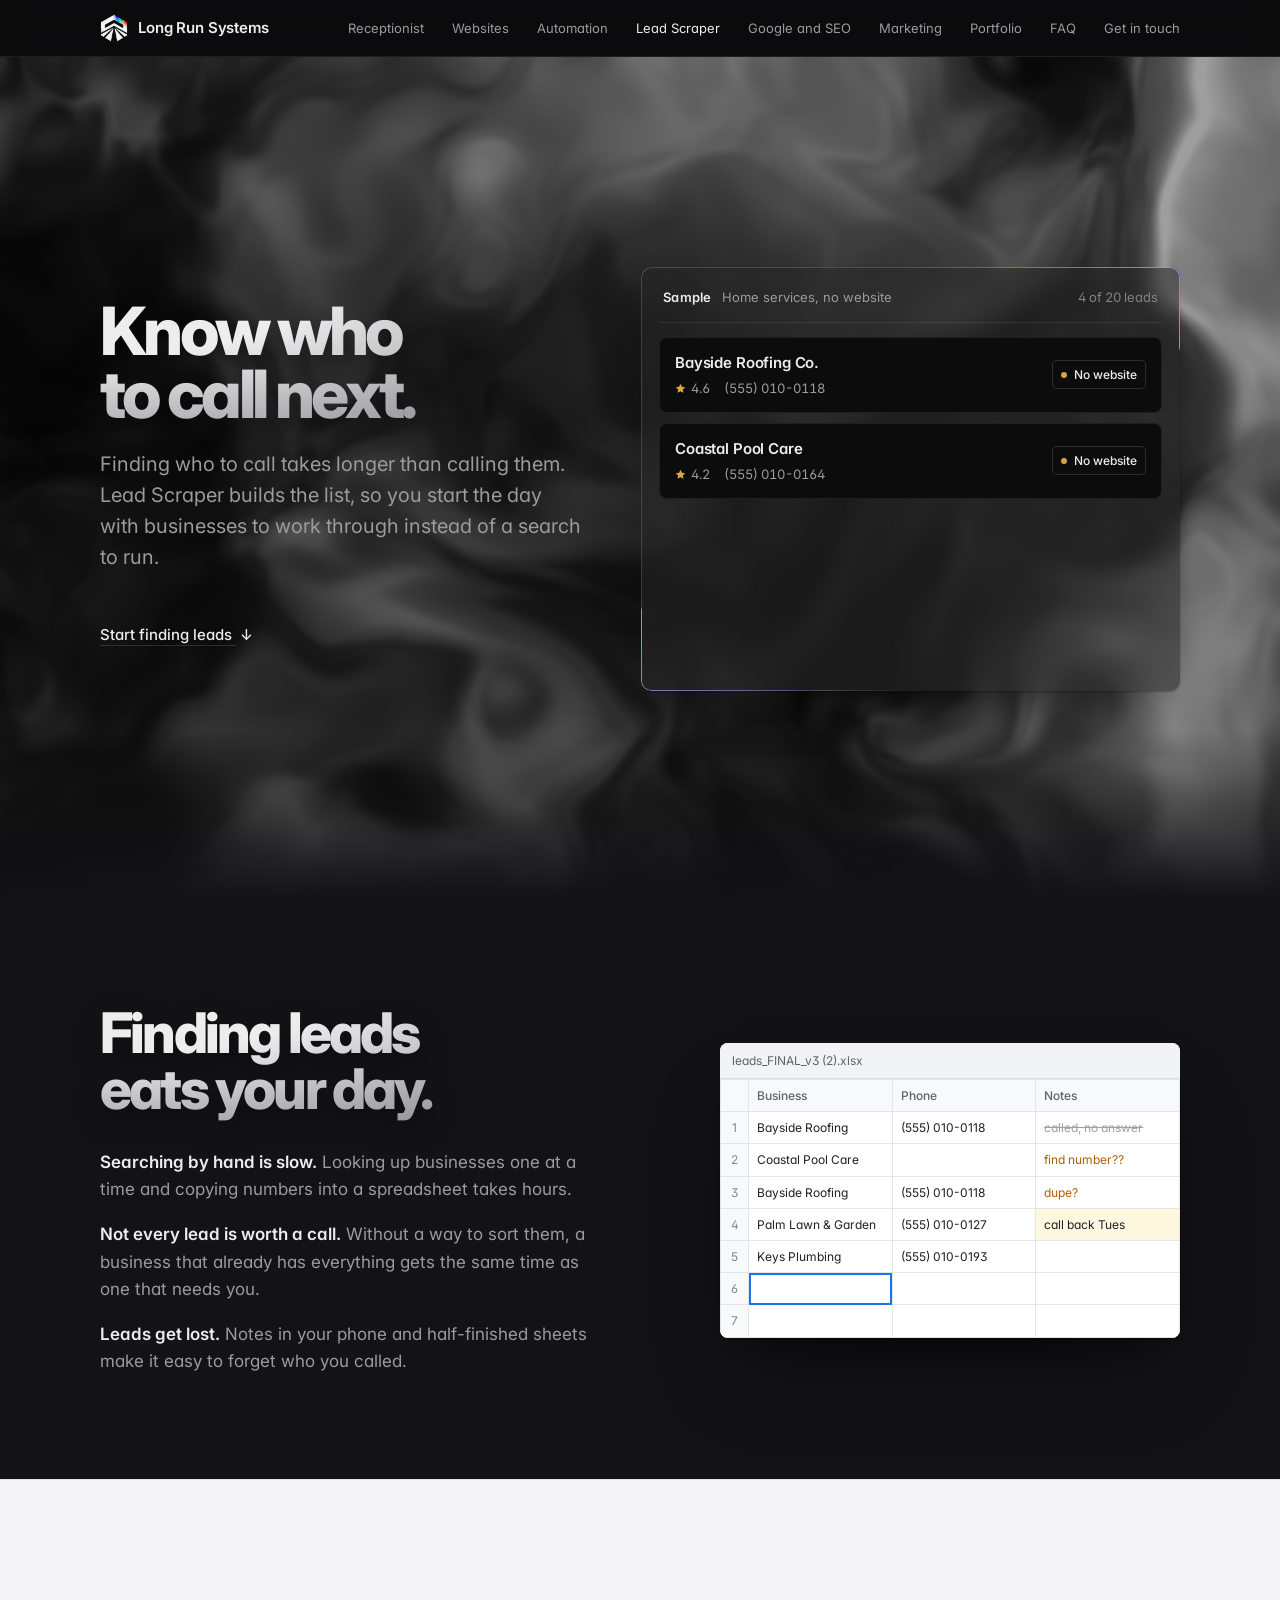
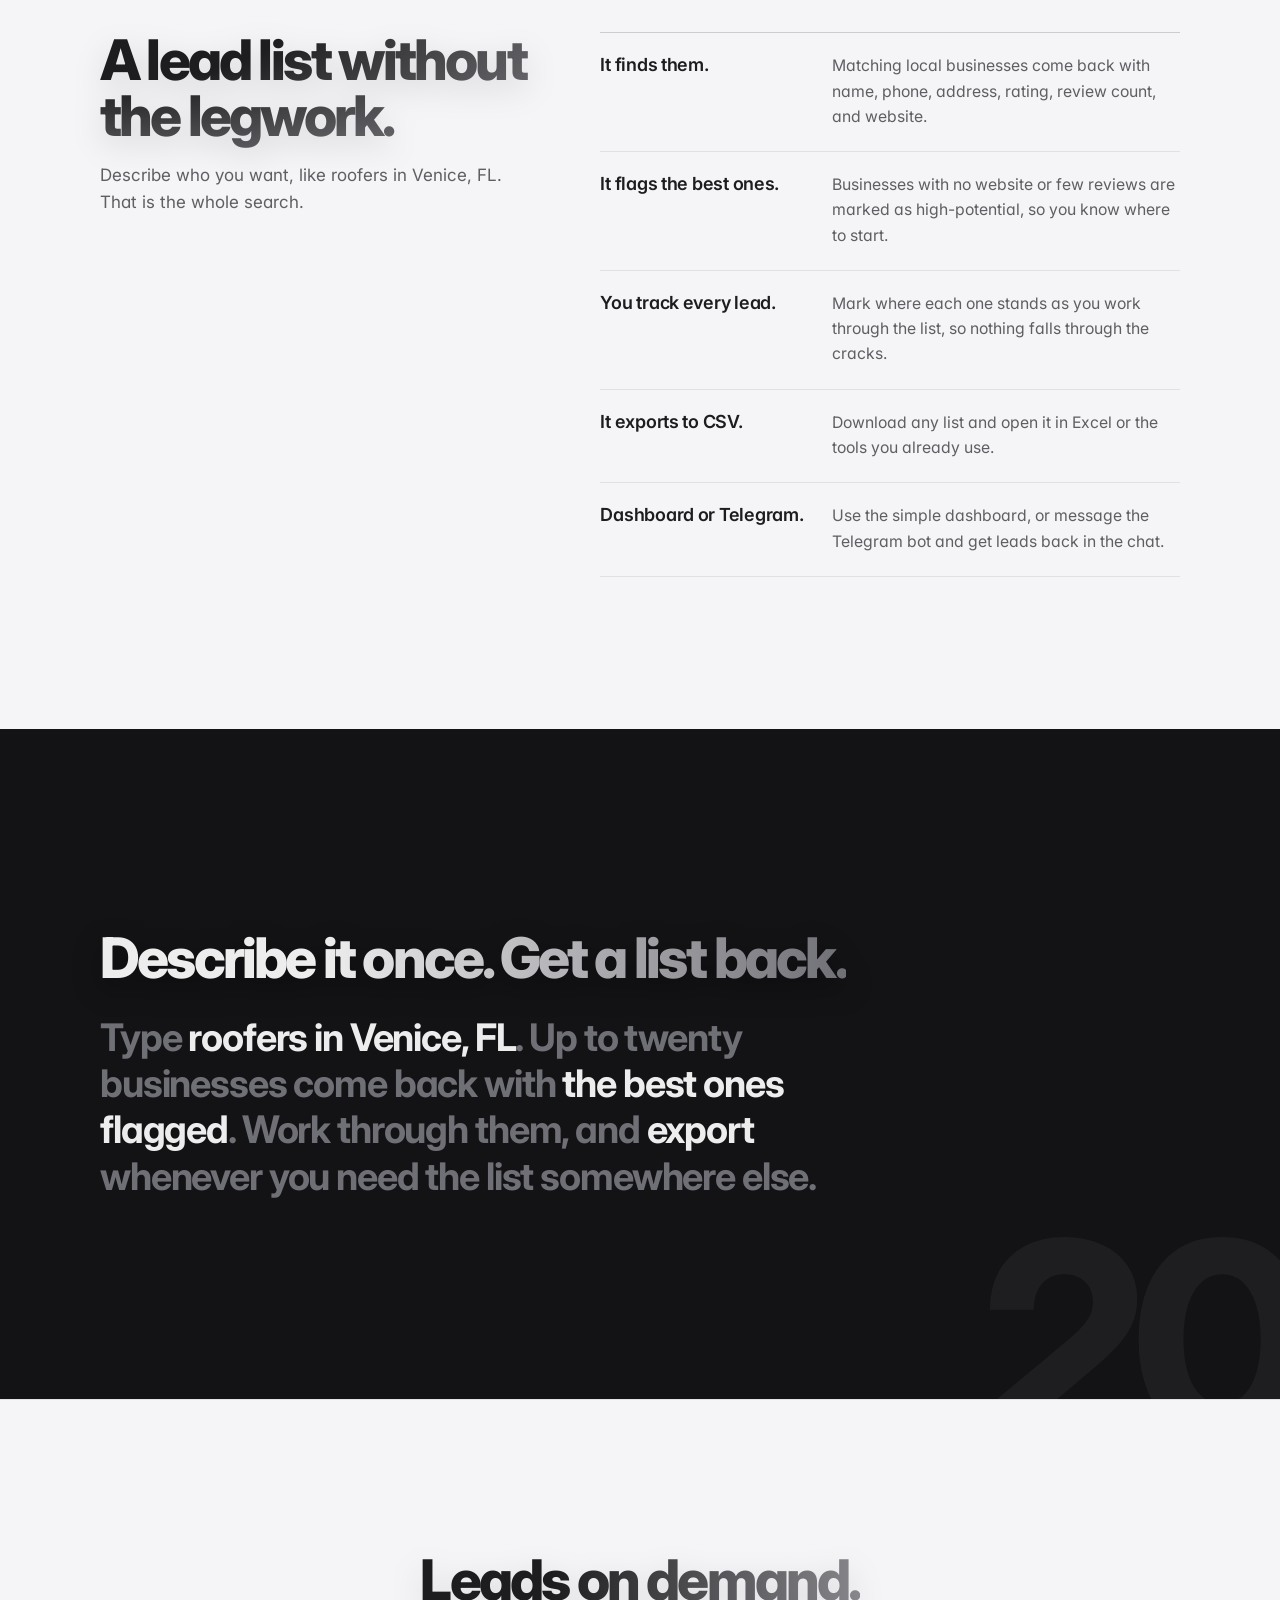
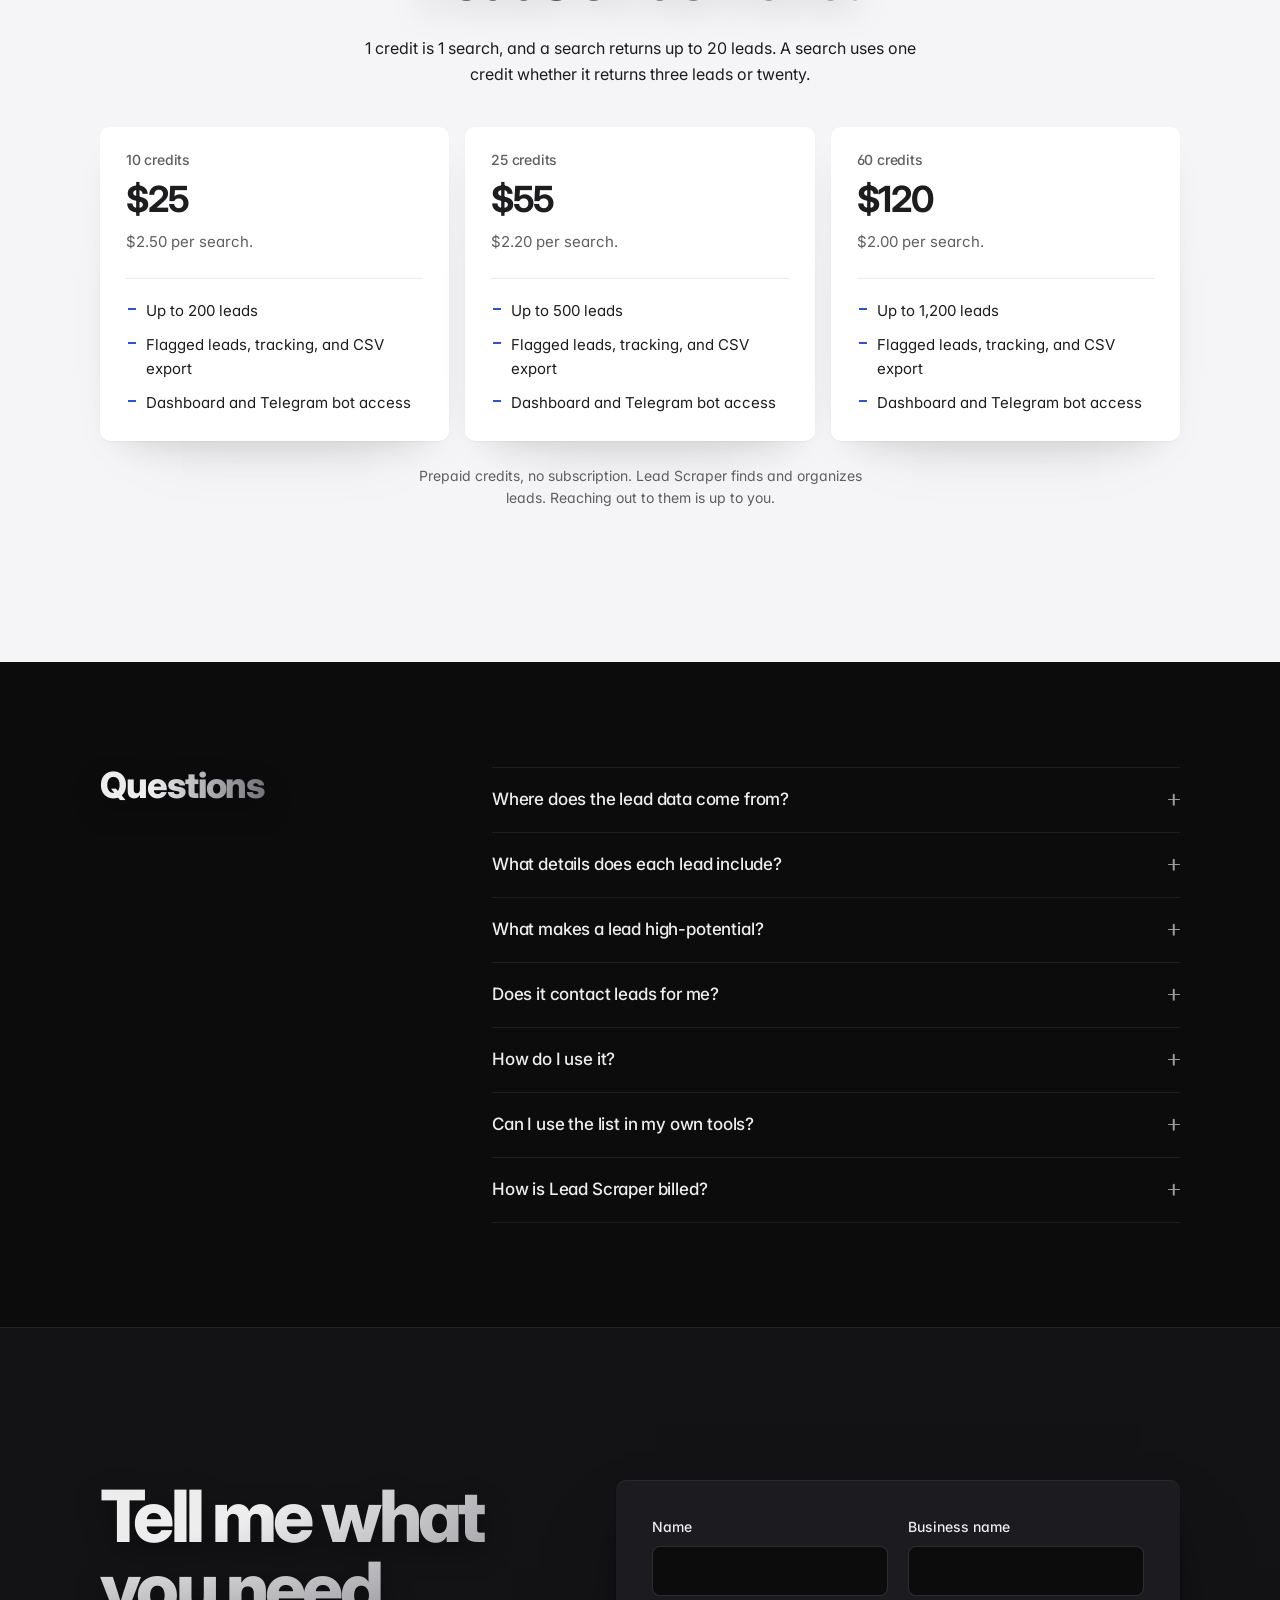
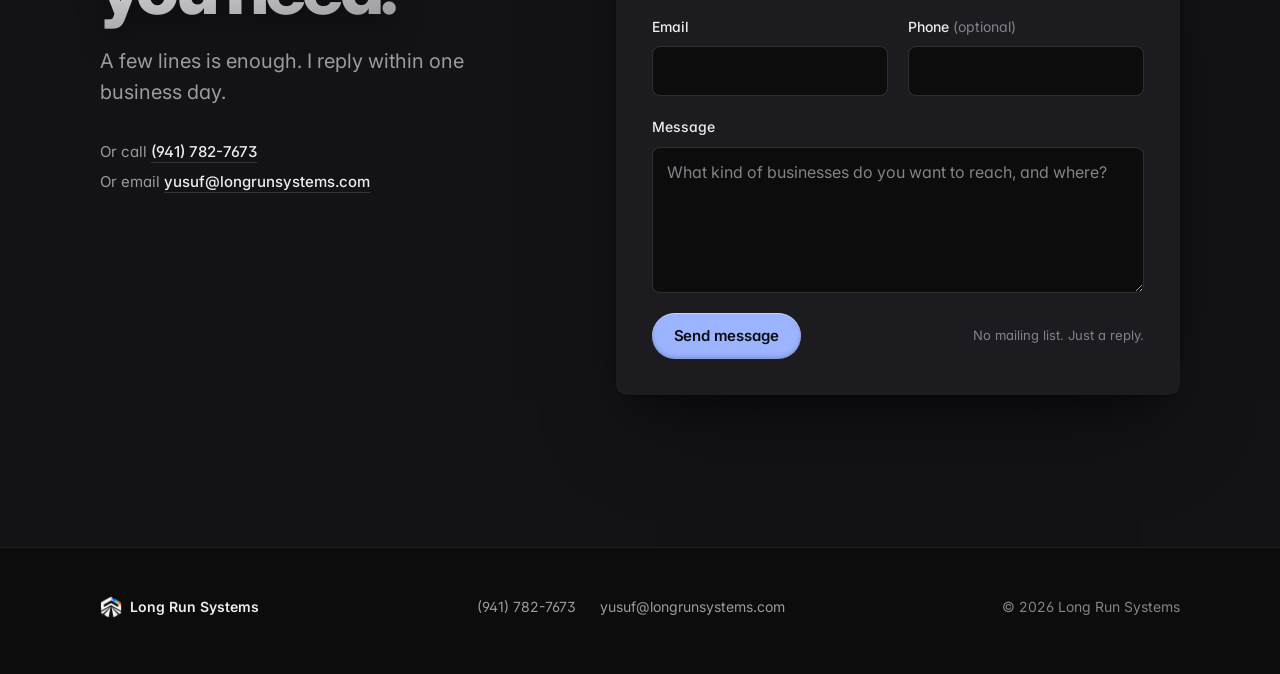
<file: lead-scraper/index.html>
<!doctype html>
<html lang="en">
<head>
<meta charset="utf-8">
<meta name="viewport" content="width=device-width, initial-scale=1, viewport-fit=cover">
<title>Lead Scraper: Local Business Lead Finder | Long Run Systems</title>
<meta name="description" content="Lead Scraper finds local businesses that match who you want to reach, flags high-potential leads, and exports to CSV.">
<meta name="theme-color" content="#0c0c0d">
<link rel="canonical" href="https://longrunsystems.com/lead-scraper/">
<link rel="icon" href="../favicon-32.png" type="image/png" sizes="32x32">
<link rel="icon" href="../assets/brand/icon-192.png" type="image/png" sizes="192x192">
<link rel="apple-touch-icon" href="../apple-touch-icon.png">
<link rel="manifest" href="../site.webmanifest">
<meta property="og:type" content="website">
<meta property="og:site_name" content="Long Run Systems">
<meta property="og:locale" content="en_US">
<meta property="og:url" content="https://longrunsystems.com/lead-scraper/">
<meta property="og:title" content="Lead Scraper: Local Business Lead Finder | Long Run Systems">
<meta property="og:description" content="Lead Scraper finds local businesses that match who you want to reach, flags high-potential leads, and exports to CSV.">
<meta name="twitter:card" content="summary">
<meta name="twitter:title" content="Lead Scraper: Local Business Lead Finder | Long Run Systems">
<meta name="twitter:description" content="Lead Scraper finds local businesses that match who you want to reach, flags high-potential leads, and exports to CSV.">
<script>
document.documentElement.classList.add("js");
// Scroll position: the browser no longer restores it on its own. A reload
// opens at the top (unless the URL has an anchor). A tab you return to that
// never reloaded (bfcache) is untouched and keeps its place.
if ("scrollRestoration" in history) history.scrollRestoration = "manual";
(function () {
  var nav = window.performance && performance.getEntriesByType ? performance.getEntriesByType("navigation")[0] : null;
  if (nav && nav.type === "reload" && !location.hash) window.scrollTo(0, 0);
})();
</script>
<link rel="preconnect" href="https://fonts.googleapis.com">
<link rel="preconnect" href="https://fonts.gstatic.com" crossorigin>
<link href="https://fonts.googleapis.com/css2?family=Inter:wght@400;500;600;700;800&display=swap" rel="stylesheet">
<link rel="stylesheet" href="../styles.css">
<link rel="stylesheet" href="../craft.css">
</head>
<body>
<a class="skip-link" href="#main">Skip to content</a>

<header class="site-header">
  <div class="container">
    <a class="wordmark" href="../"><img class="wordmark-logo" src="../assets/brand/logo-light-96.png" width="28" height="28" alt="">Long Run Systems</a>
    <nav aria-label="Primary">
      <ul class="site-nav" role="list">
        <li class="nav-section"><a class="header-link" href="../receptionist/">Receptionist</a></li>
        <li class="nav-section"><a class="header-link" href="../websites/">Websites</a></li>
        <li class="nav-section"><a class="header-link" href="../automation/">Automation</a></li>
        <li class="nav-section"><a class="header-link" href="../lead-scraper/" aria-current="page">Lead Scraper</a></li>
        <li class="nav-section"><a class="header-link" href="../google-profile/">Google and SEO</a></li>
        <li class="nav-section"><a class="header-link" href="../marketing/">Marketing</a></li>
        <li class="nav-section"><a class="header-link" href="../portfolio/">Portfolio</a></li>
        <li class="nav-section"><a class="header-link" href="../faq/">FAQ</a></li>
        <li><a class="header-link" href="../contact/">Get in touch</a></li>
      </ul>
    </nav>
  </div>
</header>

<main id="main">

  <section class="hero hero--page" aria-labelledby="hero-title">
    <!-- Hero: text left, visual right from 900px up (hidden below, so the
         hero stays the size it was). The visual is built by the same
         scripts as the home page and only runs while on screen. -->
    <div class="container center hero-split">
      <div class="hero-copy">
        <div class="reveal"><h1 id="hero-title">Know who <span class="tone">to call next.</span></h1></div>
        <p class="lede reveal">Finding who to call takes longer than calling them. Lead Scraper builds the list, so you start the day with businesses to work through instead of a search to run.</p>
        <div class="actions reveal">
          <a class="quiet-link" href="#contact">Start finding leads <span class="arrow" aria-hidden="true">&darr;</span></a>
        </div>
      </div>
      <div class="hero-visual reveal">
        <div class="hero-fit" data-fit>
          <div class="leads beam" data-play data-showcase="leads" aria-hidden="true"></div>
        </div>
      </div>
    </div>
  </section>

  <section class="section section--band section--snug" id="why" aria-labelledby="why-title">
    <div class="container split">
      <div class="split-copy">
        <div class="reveal"><h2 id="why-title">Finding leads <span class="tone">eats your day.</span></h2></div>
        <div class="runin reveal">
          <p><strong>Searching by hand is slow.</strong> Looking up businesses one at a time and copying numbers into a spreadsheet takes hours.</p>
          <p><strong>Not every lead is worth a call.</strong> Without a way to sort them, a business that already has everything gets the same time as one that needs you.</p>
          <p><strong>Leads get lost.</strong> Notes in your phone and half-finished sheets make it easy to forget who you called.</p>
        </div>
      </div>
      <div class="split-object reveal" aria-hidden="true">
        <div class="sheet">
          <p class="sheet-bar">leads_FINAL_v3 (2).xlsx</p>
          <table>
            <tr><th></th><th>Business</th><th>Phone</th><th>Notes</th></tr>
            <tr><td>1</td><td>Bayside Roofing</td><td>(555) 010-0118</td><td class="s-x">called, no answer</td></tr>
            <tr><td>2</td><td>Coastal Pool Care</td><td></td><td class="s-q">find number??</td></tr>
            <tr><td>3</td><td>Bayside Roofing</td><td>(555) 010-0118</td><td class="s-q">dupe?</td></tr>
            <tr><td>4</td><td>Palm Lawn &amp; Garden</td><td>(555) 010-0127</td><td class="s-hl">call back Tues</td></tr>
            <tr><td>5</td><td>Keys Plumbing</td><td>(555) 010-0193</td><td></td></tr>
            <tr><td>6</td><td class="s-sel"></td><td></td><td></td></tr>
            <tr><td>7</td><td></td><td></td><td></td></tr>
          </table>
        </div>
      </div>
    </div>
  </section>

  <section class="section section--light" id="features" aria-labelledby="features-title">
    <div class="container ledger">
      <div class="ledger-head">
        <div class="reveal"><h2 id="features-title">A lead list <span class="tone">without the legwork.</span></h2></div>
        <p class="lede reveal">Describe who you want, like roofers in Venice, FL. That is the whole search.</p>
      </div>
      <ul class="ledger-list reveal" role="list">
        <li><h3>It finds them.</h3><p>Matching local businesses come back with name, phone, address, rating, review count, and website.</p></li>
        <li><h3>It flags the best ones.</h3><p>Businesses with no website or few reviews are marked as high-potential, so you know where to start.</p></li>
        <li><h3>You track every lead.</h3><p>Mark where each one stands as you work through the list, so nothing falls through the cracks.</p></li>
        <li><h3>It exports to CSV.</h3><p>Download any list and open it in Excel or the tools you already use.</p></li>
        <li><h3>Dashboard or Telegram.</h3><p>Use the simple dashboard, or message the Telegram bot and get leads back in the chat.</p></li>
      </ul>
    </div>
  </section>

  <section class="section section--band section--roomy has-ghost" id="how" aria-labelledby="how-title">
    <div class="container week">
      <div class="reveal"><h2 id="how-title">Describe it once. <span class="tone">Get a list back.</span></h2></div>
      <p class="week-text reveal">Type <b>roofers in Venice, FL</b>. Up to twenty businesses come back with <b>the best ones flagged</b>. Work through them, and <b>export</b> whenever you need the list somewhere else.</p>
    </div>
    <span class="ghost" aria-hidden="true">20</span>
  </section>

  <section class="section section--light" id="pricing" aria-labelledby="pricing-title">
    <div class="container center">
      <div class="section-head">
        <div class="reveal"><h2 id="pricing-title">Leads <span class="tone">on demand.</span></h2></div>
      </div>

      <p class="credit-rule reveal">1 credit is 1 search, and a search returns up to 20 leads. A search uses one credit whether it returns three leads or twenty.</p>
      <!-- PLANS: credit packs. Bought up front, no subscription. -->
      <div class="plans plans--3" style="margin-top: 40px;">
        <div class="reveal"><div class="box">
          <h3 class="plan-name">10 credits</h3>
          <p class="plan-price">$25</p>
          <p class="plan-desc">$2.50 per search.</p>
          <ul class="plan-list" role="list">
            <li>Up to 200 leads</li>
            <li>Flagged leads, tracking, and CSV export</li>
            <li>Dashboard and Telegram bot access</li>
          </ul>
        </div></div>
        <div class="reveal"><div class="box">
          <h3 class="plan-name">25 credits</h3>
          <p class="plan-price">$55</p>
          <p class="plan-desc">$2.20 per search.</p>
          <ul class="plan-list" role="list">
            <li>Up to 500 leads</li>
            <li>Flagged leads, tracking, and CSV export</li>
            <li>Dashboard and Telegram bot access</li>
          </ul>
        </div></div>
        <div class="reveal"><div class="box">
          <h3 class="plan-name">60 credits</h3>
          <p class="plan-price">$120</p>
          <p class="plan-desc">$2.00 per search.</p>
          <ul class="plan-list" role="list">
            <li>Up to 1,200 leads</li>
            <li>Flagged leads, tracking, and CSV export</li>
            <li>Dashboard and Telegram bot access</li>
          </ul>
        </div></div>
      </div>
      <p class="plans-note reveal">Prepaid credits, no subscription. Lead Scraper finds and organizes leads. Reaching out to them is up to you.</p>
    </div>
  </section>

  <section class="section section--snug" id="faq" aria-labelledby="faq-title">
    <div class="container faq-grid">
      <div class="reveal"><h2 id="faq-title">Questions</h2></div>

      <div class="accordion reveal">
        <div class="accordion-item">
          <h3>
            <button class="accordion-trigger" type="button" aria-expanded="false" aria-controls="faq-panel-1" id="faq-trigger-1">
              Where does the lead data come from?
              <span class="chevron" aria-hidden="true"></span>
            </button>
          </h3>
          <div class="accordion-panel" id="faq-panel-1" role="region" aria-labelledby="faq-trigger-1">
            <div><p>From official sources like the Google Places API. Despite the name, it doesn't do unauthorized scraping.</p></div>
          </div>
        </div>
        <div class="accordion-item">
          <h3>
            <button class="accordion-trigger" type="button" aria-expanded="false" aria-controls="faq-panel-2" id="faq-trigger-2">
              What details does each lead include?
              <span class="chevron" aria-hidden="true"></span>
            </button>
          </h3>
          <div class="accordion-panel" id="faq-panel-2" role="region" aria-labelledby="faq-trigger-2">
            <div><p>Name, phone number, address, rating, review count, and website, when the business has them listed.</p></div>
          </div>
        </div>
        <div class="accordion-item">
          <h3>
            <button class="accordion-trigger" type="button" aria-expanded="false" aria-controls="faq-panel-3" id="faq-trigger-3">
              What makes a lead high-potential?
              <span class="chevron" aria-hidden="true"></span>
            </button>
          </h3>
          <div class="accordion-panel" id="faq-panel-3" role="region" aria-labelledby="faq-trigger-3">
            <div><p>Signs a business could use what you sell, like having no website or a low review count. Those get flagged so you can start with them.</p></div>
          </div>
        </div>
        <div class="accordion-item">
          <h3>
            <button class="accordion-trigger" type="button" aria-expanded="false" aria-controls="faq-panel-4" id="faq-trigger-4">
              Does it contact leads for me?
              <span class="chevron" aria-hidden="true"></span>
            </button>
          </h3>
          <div class="accordion-panel" id="faq-panel-4" role="region" aria-labelledby="faq-trigger-4">
            <div><p>No. It finds and organizes leads. Calling, texting, or emailing them is up to you.</p></div>
          </div>
        </div>
        <div class="accordion-item">
          <h3>
            <button class="accordion-trigger" type="button" aria-expanded="false" aria-controls="faq-panel-5" id="faq-trigger-5">
              How do I use it?
              <span class="chevron" aria-hidden="true"></span>
            </button>
          </h3>
          <div class="accordion-panel" id="faq-panel-5" role="region" aria-labelledby="faq-trigger-5">
            <div><p>Through a simple dashboard, or by messaging a Telegram bot. Use whichever is easier for you.</p></div>
          </div>
        </div>
        <div class="accordion-item">
          <h3>
            <button class="accordion-trigger" type="button" aria-expanded="false" aria-controls="faq-panel-6" id="faq-trigger-6">
              Can I use the list in my own tools?
              <span class="chevron" aria-hidden="true"></span>
            </button>
          </h3>
          <div class="accordion-panel" id="faq-panel-6" role="region" aria-labelledby="faq-trigger-6">
            <div><p>Yes. Export any list to CSV and open it in Excel or whatever you already use.</p></div>
          </div>
        </div>
        <div class="accordion-item">
          <h3>
            <button class="accordion-trigger" type="button" aria-expanded="false" aria-controls="faq-panel-7" id="faq-trigger-7">
              How is Lead Scraper billed?
              <span class="chevron" aria-hidden="true"></span>
            </button>
          </h3>
          <div class="accordion-panel" id="faq-panel-7" role="region" aria-labelledby="faq-trigger-7">
            <div><p>With credits you buy up front. One credit is one search, and a search returns up to 20 leads. Credits don't expire at the end of the month, and there is no subscription.</p></div>
          </div>
        </div>
      </div>
    </div>
  </section>

  <section class="section section--band" id="contact" aria-labelledby="contact-title">
    <div class="container contact-grid">
      <div>
        <div class="reveal"><h2 id="contact-title">Tell me <span class="tone">what you need.</span></h2></div>
        <p class="lede reveal">A few lines is enough. I reply within one business day.</p>
        <div class="contact-aside reveal">
          <p>Or call <a href="tel:+19417827673">(941) 782-7673</a></p>
          <p>Or email <a href="mailto:yusuf@longrunsystems.com">yusuf@longrunsystems.com</a></p>
        </div>
      </div>

      <!-- FORMSPREE: form endpoint. To use a different form, replace the ID at the end of the action URL. -->
      <form class="form reveal" action="https://formspree.io/f/meaelvea" method="POST">
        <!-- PAGE SOURCE: identifies which page this submission came from. -->
        <input type="hidden" name="page_source" value="lead-scraper">
        <input type="hidden" name="_subject" value="New inquiry from the Lead Scraper page">
        <!-- Spam trap: bots fill this in, people never see it. display:none keeps browser autofill
             away from it, which would otherwise get real submissions marked as spam. -->
        <div style="display: none" aria-hidden="true">
          <label for="hp-field">Leave this empty</label>
          <input id="hp-field" type="text" name="_gotcha" tabindex="-1" autocomplete="off">
        </div>

        <div class="field">
          <label for="name">Name</label>
          <input id="name" name="name" type="text" autocomplete="name" required>
        </div>
        <div class="field">
          <label for="business">Business name</label>
          <input id="business" name="business" type="text" autocomplete="organization" required>
        </div>
        <div class="field">
          <label for="email">Email</label>
          <input id="email" name="email" type="email" autocomplete="email" inputmode="email" required>
        </div>
        <div class="field">
          <label for="phone">Phone <span class="optional">(optional)</span></label>
          <input id="phone" name="phone" type="tel" autocomplete="tel" inputmode="tel">
        </div>
        <div class="field field--full">
          <label for="message">Message</label>
          <textarea id="message" name="message" rows="5" placeholder="What kind of businesses do you want to reach, and where?" required></textarea>
        </div>
        <div class="form-footer field--full">
          <button class="btn" type="submit">Send message</button>
          <p class="form-note" id="form-status" role="status" aria-live="polite">No mailing list. Just a reply.</p>
        </div>
      </form>
    </div>
  </section>

</main>

<footer class="site-footer">
  <div class="container footer-row">
    <p class="footer-name"><img class="footer-logo" src="../assets/brand/logo-light-96.png" width="22" height="22" alt="" loading="lazy">Long Run Systems</p>
    <div class="footer-links">
      <a href="tel:+19417827673">(941) 782-7673</a>
      <a href="mailto:yusuf@longrunsystems.com">yusuf@longrunsystems.com</a>
    </div>
    <p class="copyright">&copy; <span id="year">2026</span> Long Run Systems</p>
  </div>
</footer>

<script src="../script.js" defer></script>
<script src="../showcase.js" defer></script>
</body>
</html>
</file>
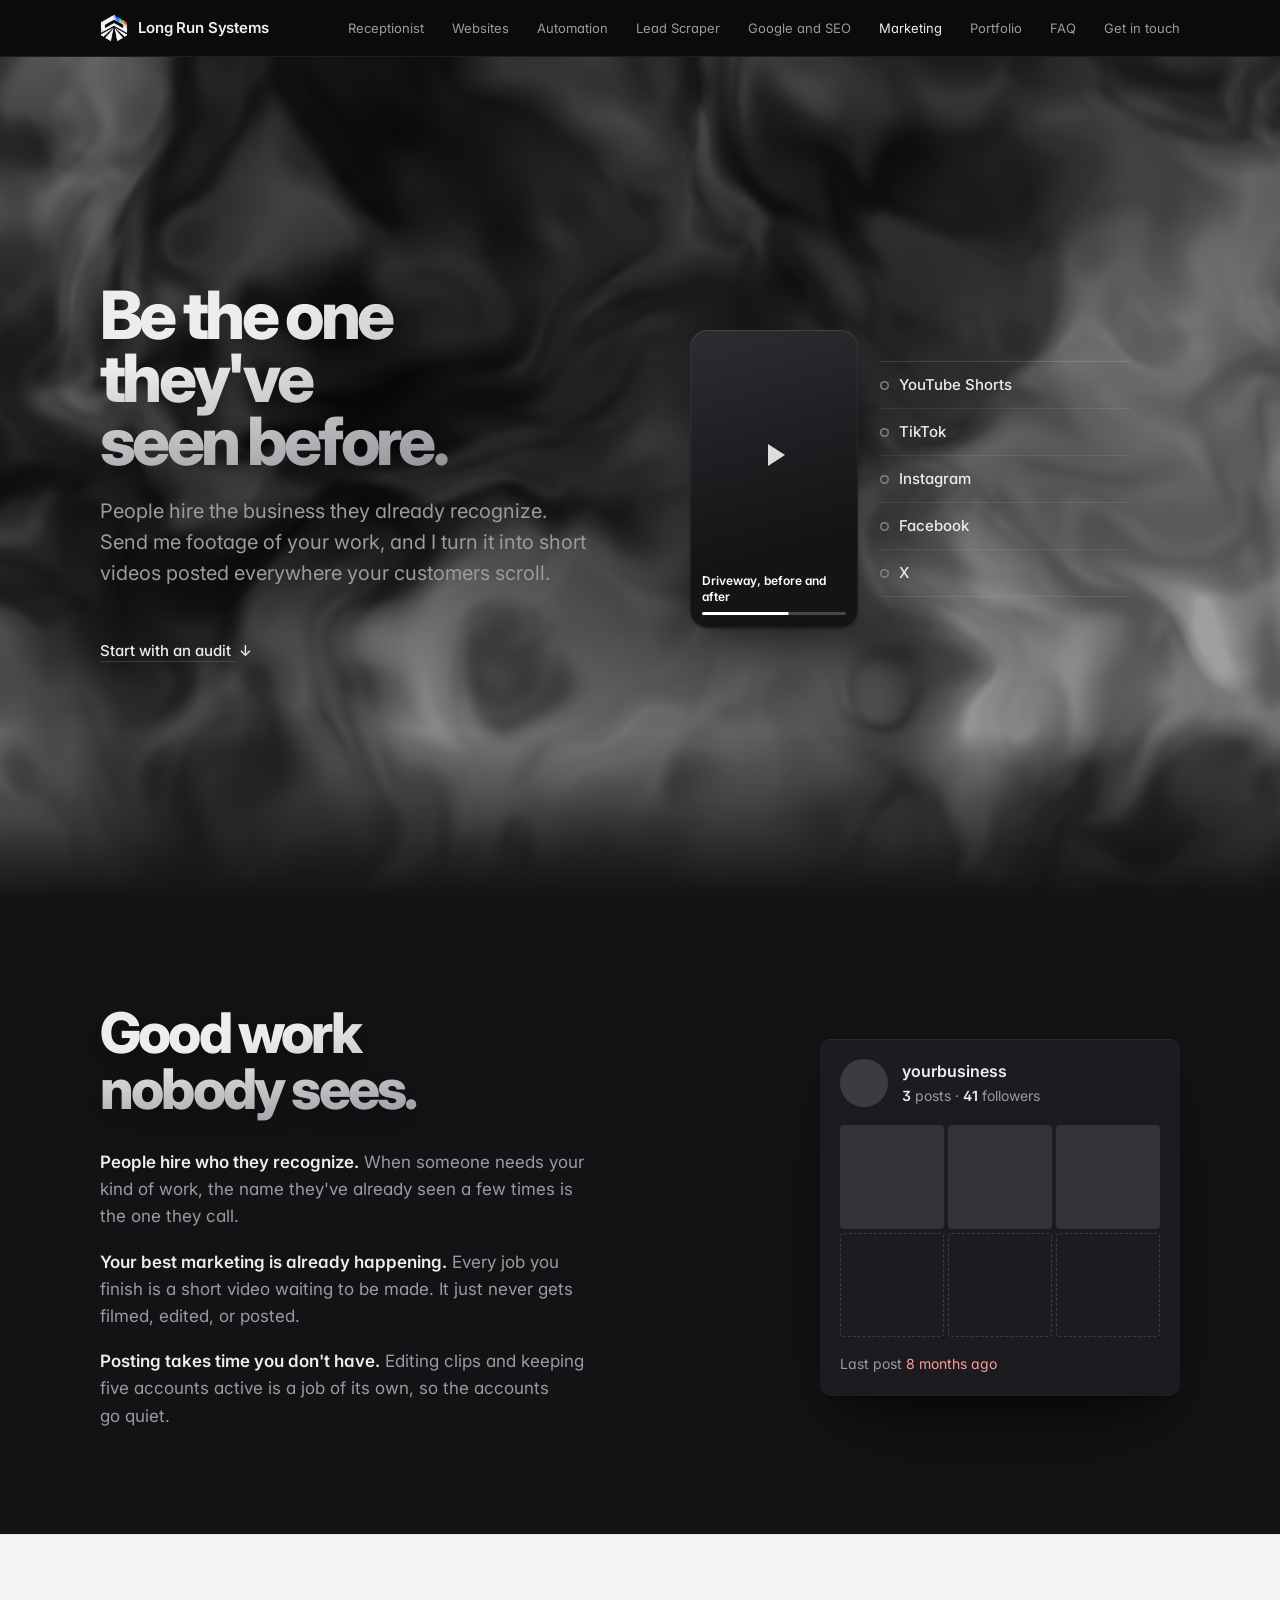
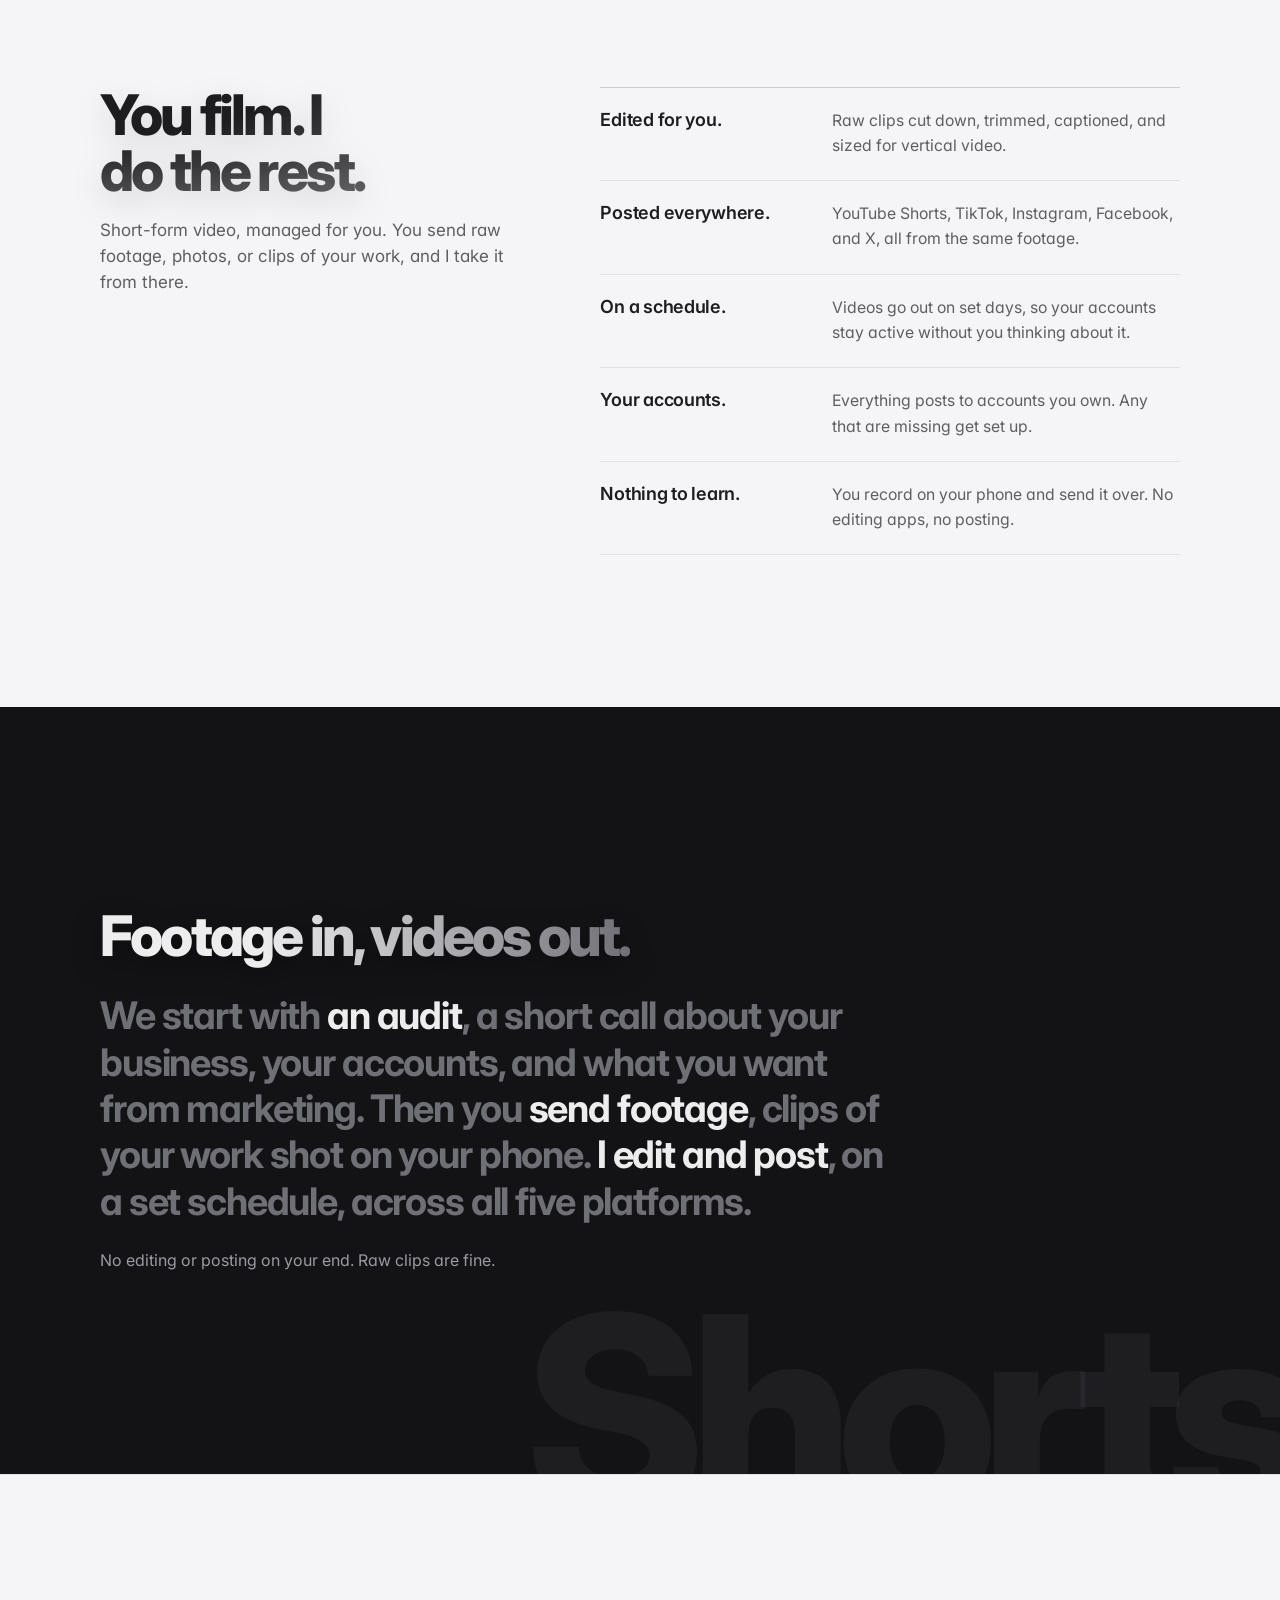
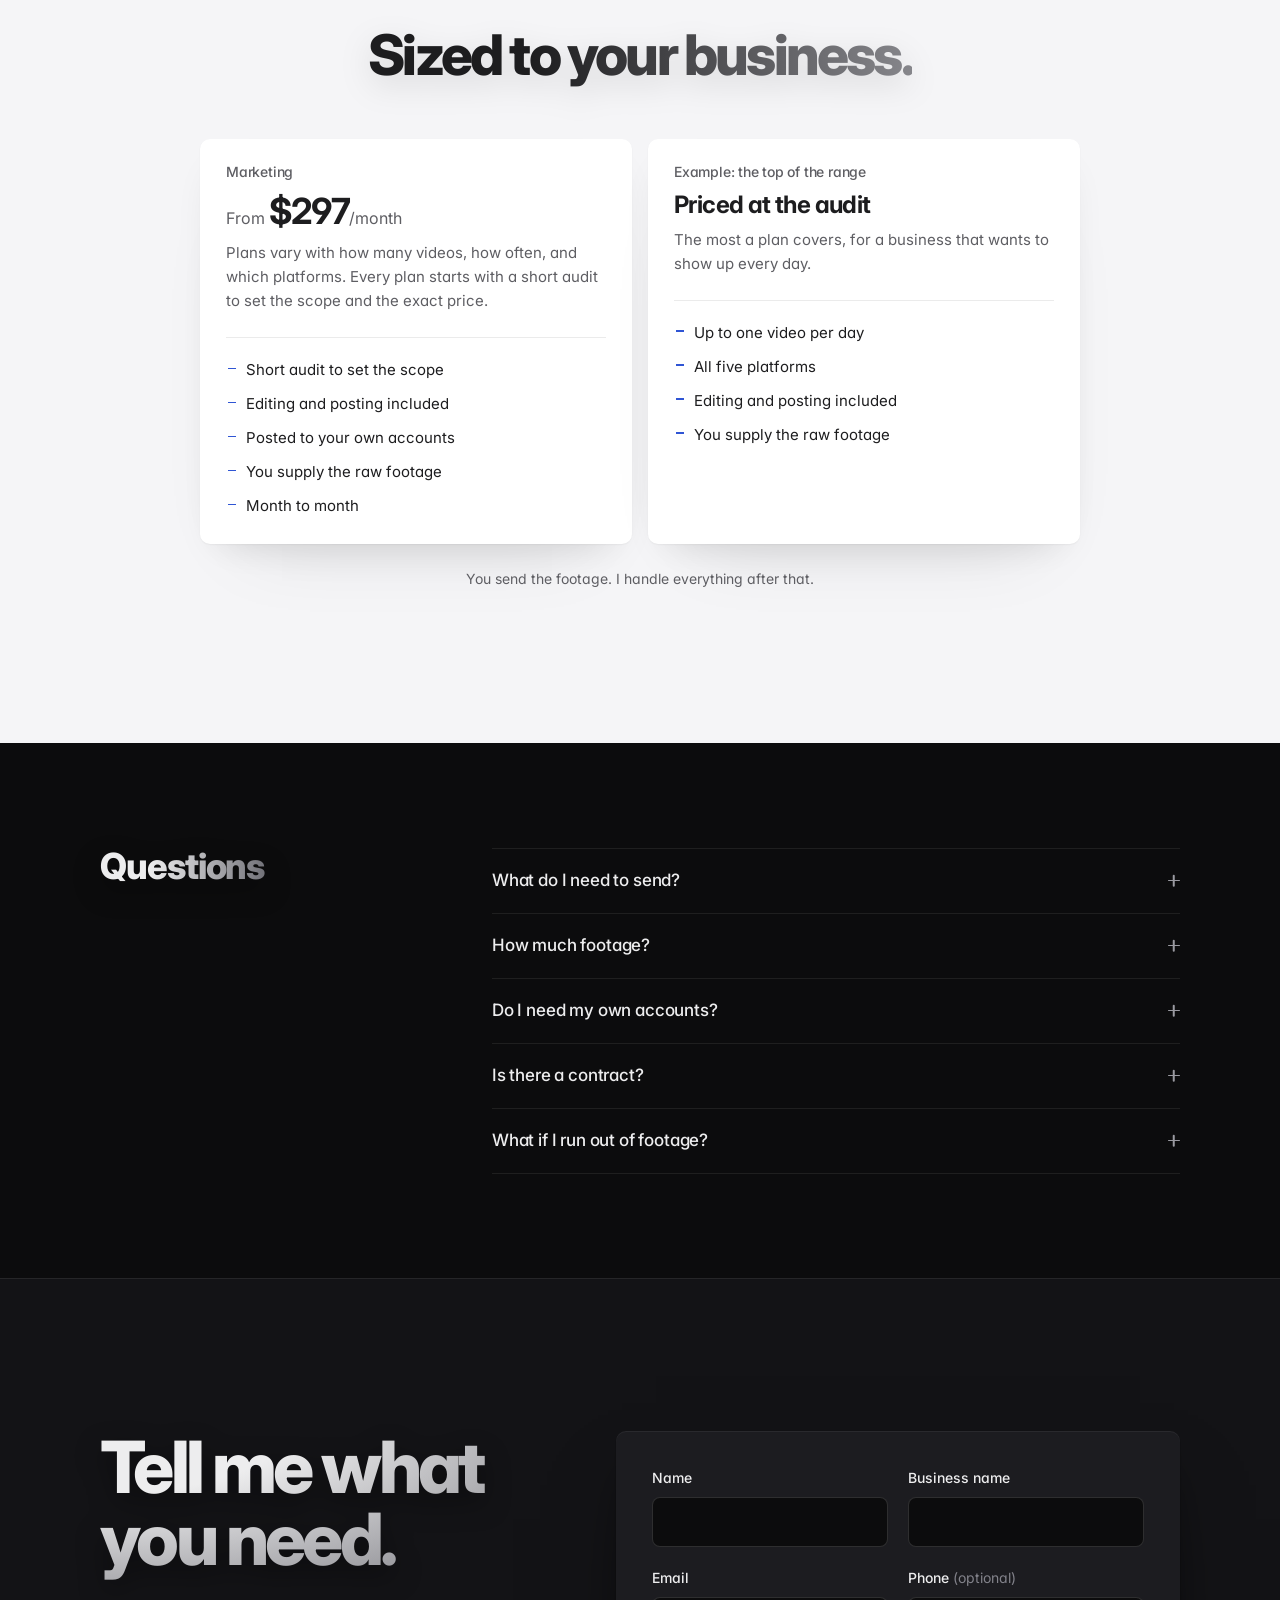
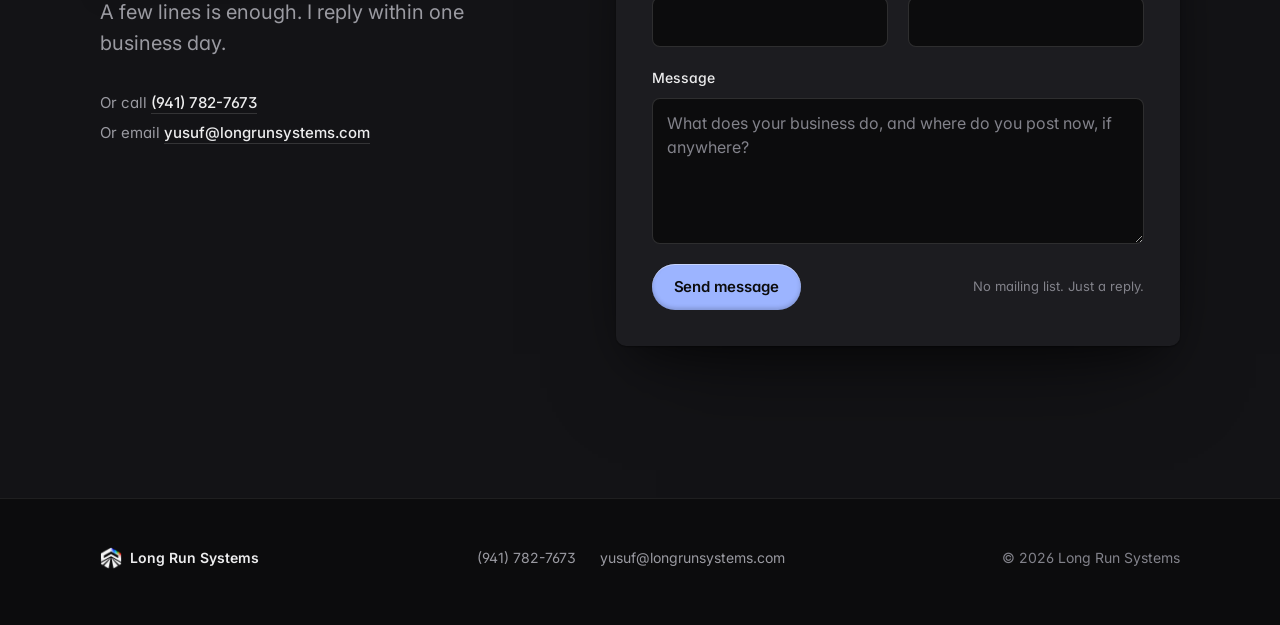
<file: marketing/index.html>
<!doctype html>
<html lang="en">
<head>
<meta charset="utf-8">
<meta name="viewport" content="width=device-width, initial-scale=1, viewport-fit=cover">
<title>Short-Form Video Marketing for Local Businesses | Long Run Systems</title>
<meta name="description" content="Short-form video marketing for local businesses. Send footage of your work, and it gets edited and posted to YouTube Shorts, TikTok, Instagram, Facebook, and X. From $297/month.">
<meta name="theme-color" content="#0c0c0d">
<link rel="canonical" href="https://longrunsystems.com/marketing/">
<link rel="icon" href="../favicon-32.png" type="image/png" sizes="32x32">
<link rel="icon" href="../assets/brand/icon-192.png" type="image/png" sizes="192x192">
<link rel="apple-touch-icon" href="../apple-touch-icon.png">
<link rel="manifest" href="../site.webmanifest">
<meta property="og:type" content="website">
<meta property="og:site_name" content="Long Run Systems">
<meta property="og:locale" content="en_US">
<meta property="og:url" content="https://longrunsystems.com/marketing/">
<meta property="og:title" content="Short-Form Video Marketing for Local Businesses | Long Run Systems">
<meta property="og:description" content="Short-form video marketing for local businesses. Send footage of your work, and it gets edited and posted to YouTube Shorts, TikTok, Instagram, Facebook, and X. From $297/month.">
<meta name="twitter:card" content="summary">
<meta name="twitter:title" content="Short-Form Video Marketing for Local Businesses | Long Run Systems">
<meta name="twitter:description" content="Short-form video marketing for local businesses. Send footage of your work, and it gets edited and posted to YouTube Shorts, TikTok, Instagram, Facebook, and X. From $297/month.">
<script>
document.documentElement.classList.add("js");
// Scroll position: the browser no longer restores it on its own. A reload
// opens at the top (unless the URL has an anchor). A tab you return to that
// never reloaded (bfcache) is untouched and keeps its place.
if ("scrollRestoration" in history) history.scrollRestoration = "manual";
(function () {
  var nav = window.performance && performance.getEntriesByType ? performance.getEntriesByType("navigation")[0] : null;
  if (nav && nav.type === "reload" && !location.hash) window.scrollTo(0, 0);
})();
</script>
<link rel="preconnect" href="https://fonts.googleapis.com">
<link rel="preconnect" href="https://fonts.gstatic.com" crossorigin>
<link href="https://fonts.googleapis.com/css2?family=Inter:wght@400;500;600;700;800&display=swap" rel="stylesheet">
<link rel="stylesheet" href="../styles.css">
<link rel="stylesheet" href="../craft.css">
</head>
<body>
<a class="skip-link" href="#main">Skip to content</a>

<header class="site-header">
  <div class="container">
    <a class="wordmark" href="../"><img class="wordmark-logo" src="../assets/brand/logo-light-96.png" width="28" height="28" alt="">Long Run Systems</a>
    <nav aria-label="Primary">
      <ul class="site-nav" role="list">
        <li class="nav-section"><a class="header-link" href="../receptionist/">Receptionist</a></li>
        <li class="nav-section"><a class="header-link" href="../websites/">Websites</a></li>
        <li class="nav-section"><a class="header-link" href="../automation/">Automation</a></li>
        <li class="nav-section"><a class="header-link" href="../lead-scraper/">Lead Scraper</a></li>
        <li class="nav-section"><a class="header-link" href="../google-profile/">Google and SEO</a></li>
        <li class="nav-section"><a class="header-link" href="../marketing/" aria-current="page">Marketing</a></li>
        <li class="nav-section"><a class="header-link" href="../portfolio/">Portfolio</a></li>
        <li class="nav-section"><a class="header-link" href="../faq/">FAQ</a></li>
        <li><a class="header-link" href="../contact/">Get in touch</a></li>
      </ul>
    </nav>
  </div>
</header>

<main id="main">

  <section class="hero hero--page" aria-labelledby="hero-title">
    <div class="container center hero-split">
      <div class="hero-copy">
        <div class="reveal"><h1 id="hero-title">Be the one <span class="tone">they've seen before.</span></h1></div>
        <p class="lede reveal">People hire the business they already recognize. Send me footage of your work, and I turn it into short videos posted everywhere your customers scroll.</p>
        <div class="actions reveal">
          <a class="quiet-link" href="#contact">Start with an audit <span class="arrow" aria-hidden="true">&darr;</span></a>
        </div>
      </div>
      <div class="hero-visual reveal">
        <div class="reel" aria-hidden="true">
          <div class="reel-video">
            <span class="reel-play"></span>
            <p class="reel-caption">Driveway, before and after</p>
            <span class="reel-bar"><span></span></span>
          </div>
          <ul class="reel-posts" role="list">
            <li><span class="reel-mark"></span>YouTube Shorts<span class="reel-state">Posted</span></li>
            <li><span class="reel-mark"></span>TikTok<span class="reel-state">Posted</span></li>
            <li><span class="reel-mark"></span>Instagram<span class="reel-state">Posted</span></li>
            <li><span class="reel-mark"></span>Facebook<span class="reel-state">Posted</span></li>
            <li><span class="reel-mark"></span>X<span class="reel-state">Posted</span></li>
          </ul>
        </div>
      </div>
    </div>
  </section>

  <section class="section section--band section--snug" id="why" aria-labelledby="why-title">
    <div class="container split">
      <div class="split-copy">
        <div class="reveal"><h2 id="why-title">Good work <span class="tone">nobody sees.</span></h2></div>
        <div class="runin reveal">
          <p><strong>People hire who they recognize.</strong> When someone needs your kind of work, the name they've already seen a few times is the one they call.</p>
          <p><strong>Your best marketing is already happening.</strong> Every job you finish is a short video waiting to be made. It just never gets filmed, edited, or posted.</p>
          <p><strong>Posting takes time you don't have.</strong> Editing clips and keeping five accounts active is a job of its own, so the accounts go quiet.</p>
        </div>
      </div>
      <div class="split-object reveal" aria-hidden="true">
        <div class="feed">
          <div class="feed-head">
            <span class="feed-avatar"></span>
            <div><p class="feed-name">yourbusiness</p><p class="feed-stats"><b>3</b> posts &middot; <b>41</b> followers</p></div>
          </div>
          <div class="feed-grid"><span></span><span></span><span></span><span class="feed-empty"></span><span class="feed-empty"></span><span class="feed-empty"></span></div>
          <p class="feed-note">Last post <span>8 months ago</span></p>
        </div>
      </div>
    </div>
  </section>

  <section class="section section--light" id="features" aria-labelledby="features-title">
    <div class="container ledger">
      <div class="ledger-head">
        <div class="reveal"><h2 id="features-title">You film. <span class="tone">I do the rest.</span></h2></div>
        <p class="lede reveal">Short-form video, managed for you. You send raw footage, photos, or clips of your work, and I take it from there.</p>
      </div>
      <ul class="ledger-list reveal" role="list">
        <li><h3>Edited for you.</h3><p>Raw clips cut down, trimmed, captioned, and sized for vertical video.</p></li>
        <li><h3>Posted everywhere.</h3><p>YouTube Shorts, TikTok, Instagram, Facebook, and X, all from the same footage.</p></li>
        <li><h3>On a schedule.</h3><p>Videos go out on set days, so your accounts stay active without you thinking about it.</p></li>
        <li><h3>Your accounts.</h3><p>Everything posts to accounts you own. Any that are missing get set up.</p></li>
        <li><h3>Nothing to learn.</h3><p>You record on your phone and send it over. No editing apps, no posting.</p></li>
      </ul>
    </div>
  </section>

  <section class="section section--band section--roomy has-ghost" id="how" aria-labelledby="how-title">
    <div class="container week">
      <div class="reveal"><h2 id="how-title">Footage in, <span class="tone">videos out.</span></h2></div>
      <p class="week-text reveal">We start with <b>an audit</b>, a short call about your business, your accounts, and what you want from marketing. Then you <b>send footage</b>, clips of your work shot on your phone. <b>I edit and post</b>, on a set schedule, across all five platforms.</p>
      <p class="week-note reveal">No editing or posting on your end. Raw clips are fine.</p>
    </div>
    <span class="ghost" aria-hidden="true">Shorts</span>
  </section>

  <section class="section section--light" id="pricing" aria-labelledby="pricing-title">
    <div class="container center">
      <div class="section-head">
        <div class="reveal"><h2 id="pricing-title">Sized to <span class="tone">your business.</span></h2></div>
      </div>

      <!-- PLANS: only the starting price is fixed; every plan is scoped and priced at the audit -->
      <div class="plans" style="margin-top: 56px;">
        <div class="reveal"><div class="box">
          <h3 class="plan-name">Marketing</h3>
          <p class="plan-price"><span>From </span>$297<span>/month</span></p>
          <p class="plan-desc">Plans vary with how many videos, how often, and which platforms. Every plan starts with a short audit to set the scope and the exact price.</p>
          <ul class="plan-list" role="list">
            <li>Short audit to set the scope</li>
            <li>Editing and posting included</li>
            <li>Posted to your own accounts</li>
            <li>You supply the raw footage</li>
            <li>Month to month</li>
          </ul>
        </div></div>
        <div class="reveal"><div class="box">
          <h3 class="plan-name">Example: the top of the range</h3>
          <p class="plan-price plan-price--text">Priced at the audit</p>
          <p class="plan-desc">The most a plan covers, for a business that wants to show up every day.</p>
          <ul class="plan-list" role="list">
            <li>Up to one video per day</li>
            <li>All five platforms</li>
            <li>Editing and posting included</li>
            <li>You supply the raw footage</li>
          </ul>
        </div></div>
      </div>
      <p class="plans-note reveal">You send the footage. I handle everything after that.</p>
    </div>
  </section>

  <section class="section section--snug" id="faq" aria-labelledby="faq-title">
    <div class="container faq-grid">
      <div class="reveal"><h2 id="faq-title">Questions</h2></div>

      <div class="accordion reveal">
        <div class="accordion-item">
          <h3>
            <button class="accordion-trigger" type="button" aria-expanded="false" aria-controls="faq-panel-1" id="faq-trigger-1">
              What do I need to send?
              <span class="chevron" aria-hidden="true"></span>
            </button>
          </h3>
          <div class="accordion-panel" id="faq-panel-1" role="region" aria-labelledby="faq-trigger-1">
            <div><p>Phone footage of your work. Raw clips are fine.</p></div>
          </div>
        </div>
        <div class="accordion-item">
          <h3>
            <button class="accordion-trigger" type="button" aria-expanded="false" aria-controls="faq-panel-2" id="faq-trigger-2">
              How much footage?
              <span class="chevron" aria-hidden="true"></span>
            </button>
          </h3>
          <div class="accordion-panel" id="faq-panel-2" role="region" aria-labelledby="faq-trigger-2">
            <div><p>It depends on the plan. The audit sets it.</p></div>
          </div>
        </div>
        <div class="accordion-item">
          <h3>
            <button class="accordion-trigger" type="button" aria-expanded="false" aria-controls="faq-panel-3" id="faq-trigger-3">
              Do I need my own accounts?
              <span class="chevron" aria-hidden="true"></span>
            </button>
          </h3>
          <div class="accordion-panel" id="faq-panel-3" role="region" aria-labelledby="faq-trigger-3">
            <div><p>Yes, I post to your accounts. I can set up any that are missing.</p></div>
          </div>
        </div>
        <div class="accordion-item">
          <h3>
            <button class="accordion-trigger" type="button" aria-expanded="false" aria-controls="faq-panel-4" id="faq-trigger-4">
              Is there a contract?
              <span class="chevron" aria-hidden="true"></span>
            </button>
          </h3>
          <div class="accordion-panel" id="faq-panel-4" role="region" aria-labelledby="faq-trigger-4">
            <div><p>No. Month to month.</p></div>
          </div>
        </div>
        <div class="accordion-item">
          <h3>
            <button class="accordion-trigger" type="button" aria-expanded="false" aria-controls="faq-panel-5" id="faq-trigger-5">
              What if I run out of footage?
              <span class="chevron" aria-hidden="true"></span>
            </button>
          </h3>
          <div class="accordion-panel" id="faq-panel-5" role="region" aria-labelledby="faq-trigger-5">
            <div><p>We work it out. Photos and older clips can fill gaps.</p></div>
          </div>
        </div>
      </div>
    </div>
  </section>

  <section class="section section--band" id="contact" aria-labelledby="contact-title">
    <div class="container contact-grid">
      <div>
        <div class="reveal"><h2 id="contact-title">Tell me <span class="tone">what you need.</span></h2></div>
        <p class="lede reveal">A few lines is enough. I reply within one business day.</p>
        <div class="contact-aside reveal">
          <p>Or call <a href="tel:+19417827673">(941) 782-7673</a></p>
          <p>Or email <a href="mailto:yusuf@longrunsystems.com">yusuf@longrunsystems.com</a></p>
        </div>
      </div>

      <!-- FORMSPREE: form endpoint. To use a different form, replace the ID at the end of the action URL. -->
      <form class="form reveal" action="https://formspree.io/f/meaelvea" method="POST">
        <!-- PAGE SOURCE: identifies which page this submission came from. -->
        <input type="hidden" name="page_source" value="marketing">
        <input type="hidden" name="_subject" value="New inquiry from the marketing page">
        <!-- Spam trap: bots fill this in, people never see it. display:none keeps browser autofill
             away from it, which would otherwise get real submissions marked as spam. -->
        <div style="display: none" aria-hidden="true">
          <label for="hp-field">Leave this empty</label>
          <input id="hp-field" type="text" name="_gotcha" tabindex="-1" autocomplete="off">
        </div>

        <div class="field">
          <label for="name">Name</label>
          <input id="name" name="name" type="text" autocomplete="name" required>
        </div>
        <div class="field">
          <label for="business">Business name</label>
          <input id="business" name="business" type="text" autocomplete="organization" required>
        </div>
        <div class="field">
          <label for="email">Email</label>
          <input id="email" name="email" type="email" autocomplete="email" inputmode="email" required>
        </div>
        <div class="field">
          <label for="phone">Phone <span class="optional">(optional)</span></label>
          <input id="phone" name="phone" type="tel" autocomplete="tel" inputmode="tel">
        </div>
        <div class="field field--full">
          <label for="message">Message</label>
          <textarea id="message" name="message" rows="5" placeholder="What does your business do, and where do you post now, if anywhere?" required></textarea>
        </div>
        <div class="form-footer field--full">
          <button class="btn" type="submit">Send message</button>
          <p class="form-note" id="form-status" role="status" aria-live="polite">No mailing list. Just a reply.</p>
        </div>
      </form>
    </div>
  </section>

</main>

<footer class="site-footer">
  <div class="container footer-row">
    <p class="footer-name"><img class="footer-logo" src="../assets/brand/logo-light-96.png" width="22" height="22" alt="" loading="lazy">Long Run Systems</p>
    <div class="footer-links">
      <a href="tel:+19417827673">(941) 782-7673</a>
      <a href="mailto:yusuf@longrunsystems.com">yusuf@longrunsystems.com</a>
    </div>
    <p class="copyright">&copy; <span id="year">2026</span> Long Run Systems</p>
  </div>
</footer>

<script src="../script.js" defer></script>
</body>
</html>
</file>
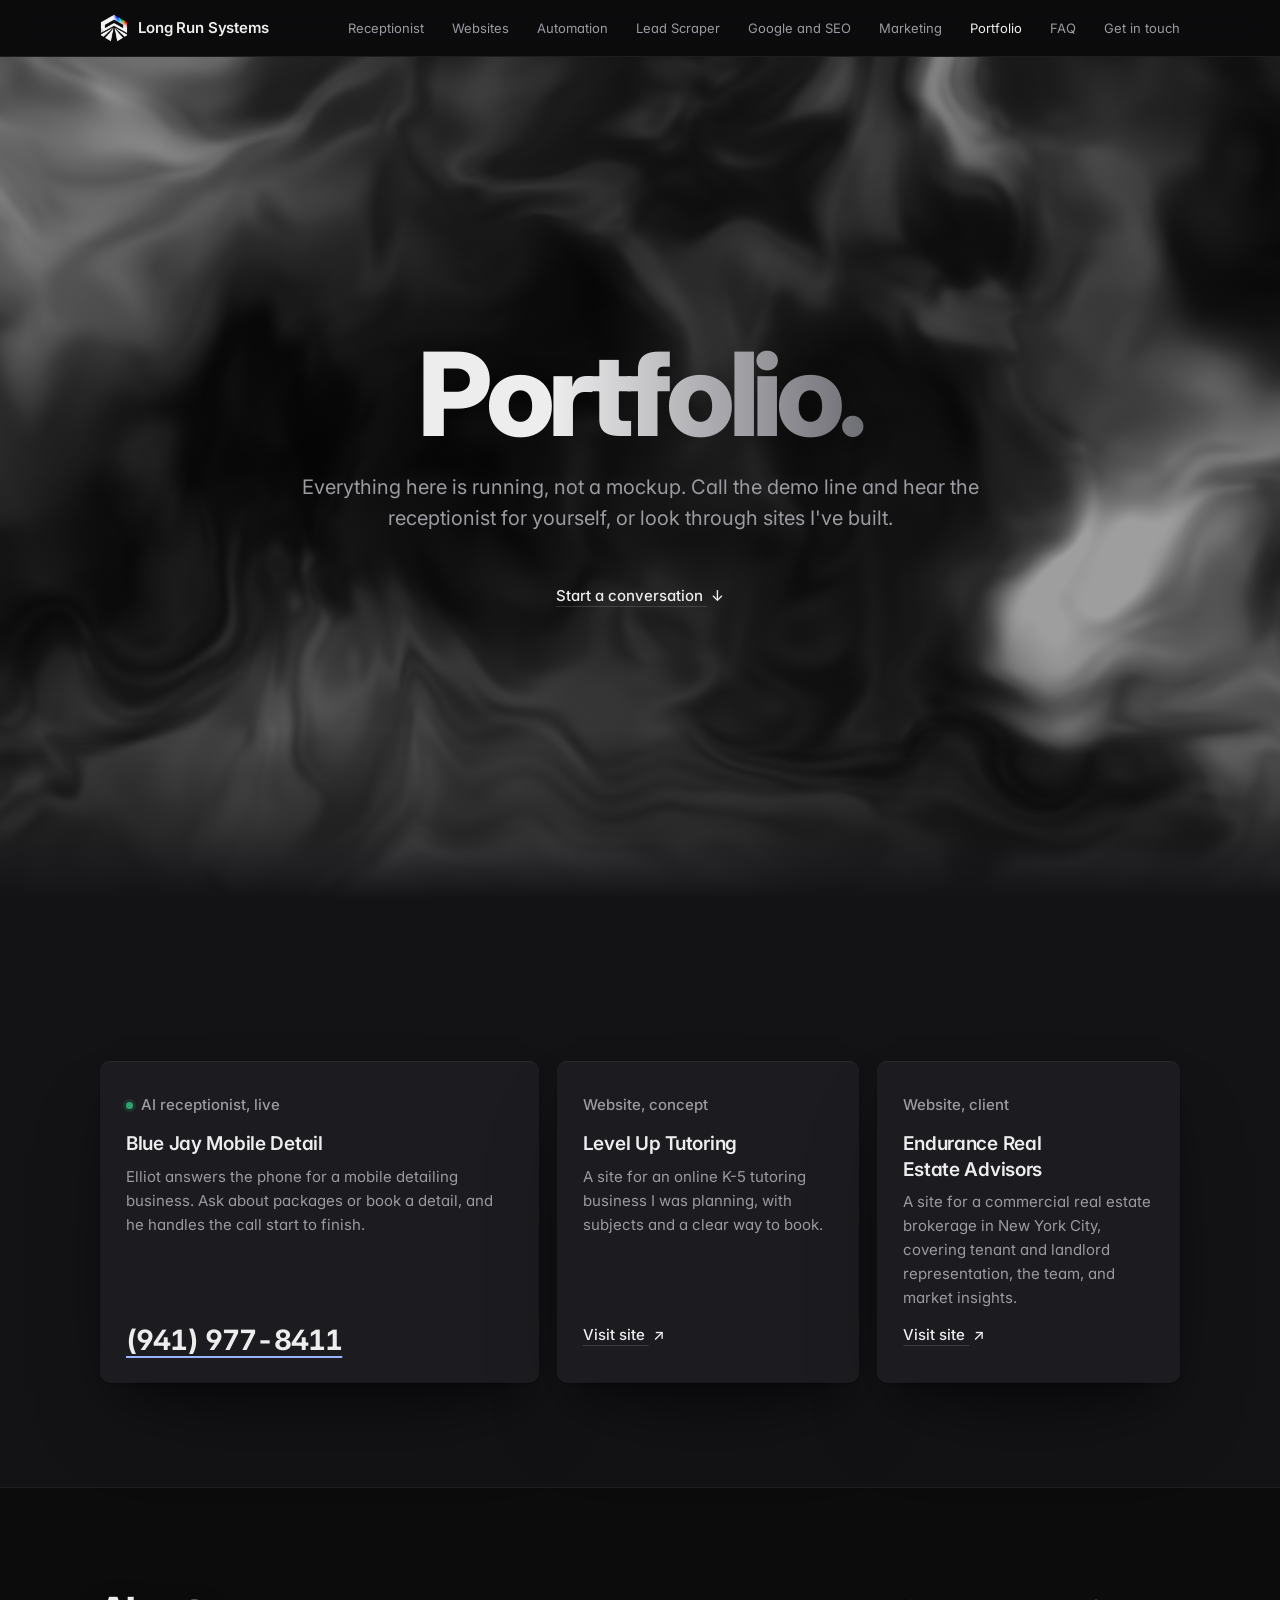
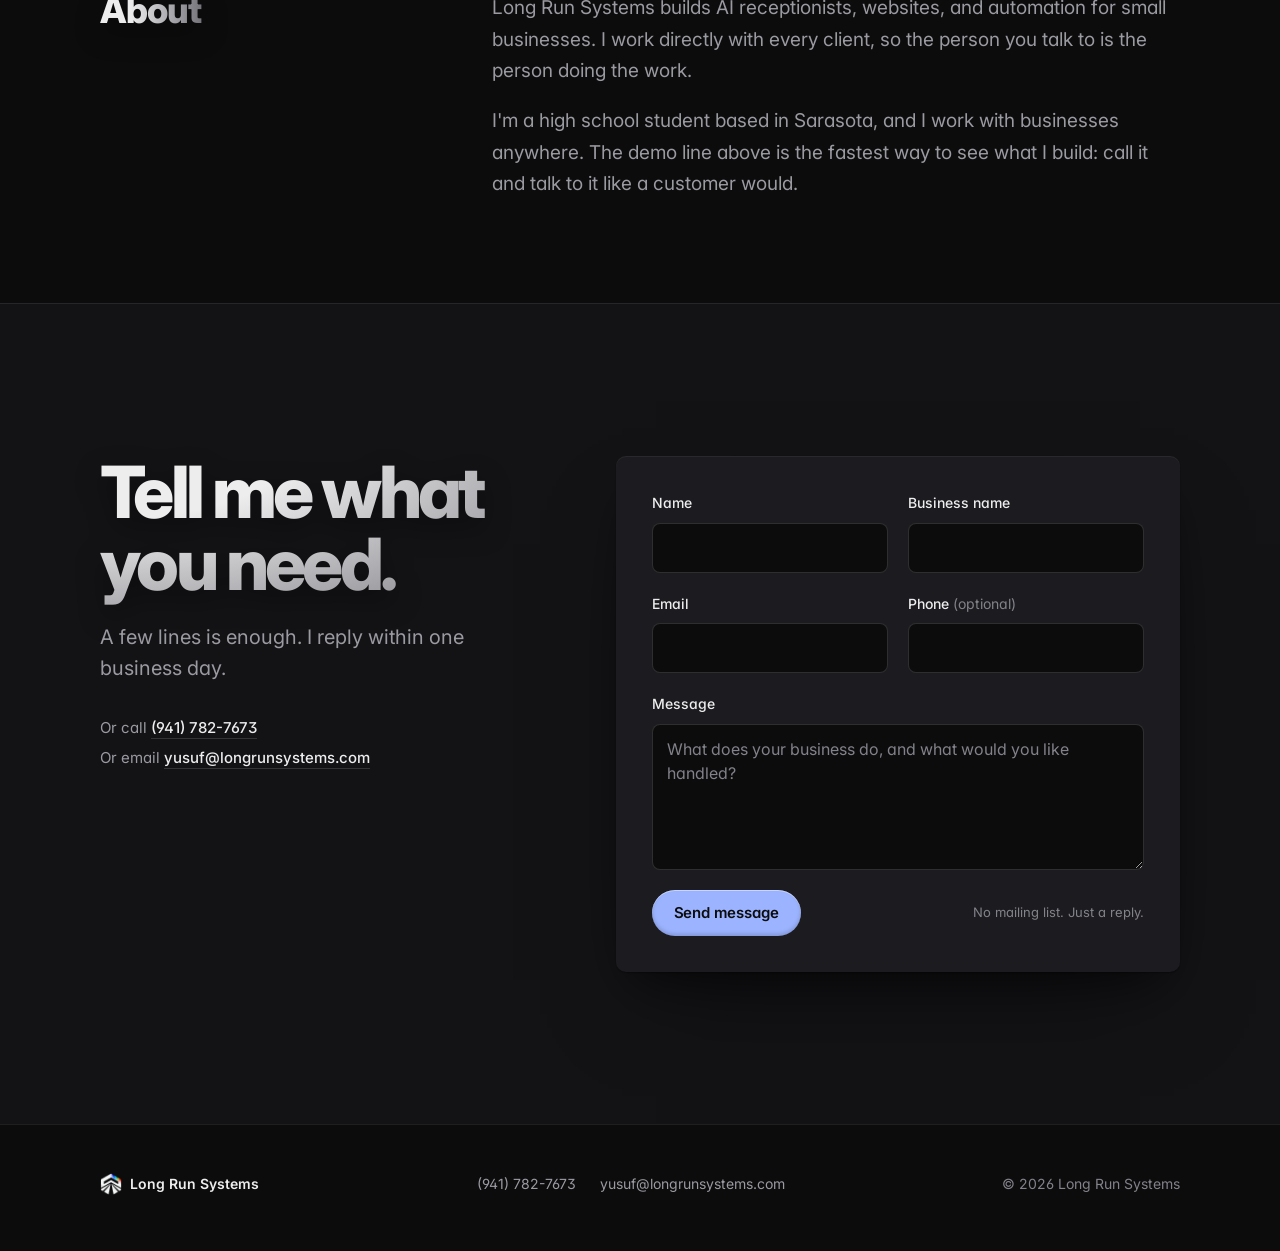
<file: portfolio/index.html>
<!doctype html>
<html lang="en">
<head>
<meta charset="utf-8">
<meta name="viewport" content="width=device-width, initial-scale=1, viewport-fit=cover">
<title>Portfolio: AI Receptionist Demo &amp; Websites | Long Run Systems</title>
<meta name="description" content="A live AI receptionist demo line and websites built by Long Run Systems for local businesses.">
<meta name="theme-color" content="#0c0c0d">
<link rel="canonical" href="https://longrunsystems.com/portfolio/">
<link rel="icon" href="../favicon-32.png" type="image/png" sizes="32x32">
<link rel="icon" href="../assets/brand/icon-192.png" type="image/png" sizes="192x192">
<link rel="apple-touch-icon" href="../apple-touch-icon.png">
<link rel="manifest" href="../site.webmanifest">
<meta property="og:type" content="website">
<meta property="og:site_name" content="Long Run Systems">
<meta property="og:locale" content="en_US">
<meta property="og:url" content="https://longrunsystems.com/portfolio/">
<meta property="og:title" content="Portfolio: AI Receptionist Demo &amp; Websites | Long Run Systems">
<meta property="og:description" content="A live AI receptionist demo line and websites built by Long Run Systems for local businesses.">
<meta name="twitter:card" content="summary">
<meta name="twitter:title" content="Portfolio: AI Receptionist Demo &amp; Websites | Long Run Systems">
<meta name="twitter:description" content="A live AI receptionist demo line and websites built by Long Run Systems for local businesses.">
<script>
document.documentElement.classList.add("js");
// Scroll position: the browser no longer restores it on its own. A reload
// opens at the top (unless the URL has an anchor). A tab you return to that
// never reloaded (bfcache) is untouched and keeps its place.
if ("scrollRestoration" in history) history.scrollRestoration = "manual";
(function () {
  var nav = window.performance && performance.getEntriesByType ? performance.getEntriesByType("navigation")[0] : null;
  if (nav && nav.type === "reload" && !location.hash) window.scrollTo(0, 0);
})();
</script>
<link rel="preconnect" href="https://fonts.googleapis.com">
<link rel="preconnect" href="https://fonts.gstatic.com" crossorigin>
<link href="https://fonts.googleapis.com/css2?family=Inter:wght@400;500;600;700;800&display=swap" rel="stylesheet">
<link rel="stylesheet" href="../styles.css">
<link rel="stylesheet" href="../craft.css">
</head>
<body>
<a class="skip-link" href="#main">Skip to content</a>

<header class="site-header">
  <div class="container">
    <a class="wordmark" href="../"><img class="wordmark-logo" src="../assets/brand/logo-light-96.png" width="28" height="28" alt="">Long Run Systems</a>
    <nav aria-label="Primary">
      <ul class="site-nav" role="list">
        <li class="nav-section"><a class="header-link" href="../receptionist/">Receptionist</a></li>
        <li class="nav-section"><a class="header-link" href="../websites/">Websites</a></li>
        <li class="nav-section"><a class="header-link" href="../automation/">Automation</a></li>
        <li class="nav-section"><a class="header-link" href="../lead-scraper/">Lead Scraper</a></li>
        <li class="nav-section"><a class="header-link" href="../google-profile/">Google and SEO</a></li>
        <li class="nav-section"><a class="header-link" href="../marketing/">Marketing</a></li>
        <li class="nav-section"><a class="header-link" href="../portfolio/" aria-current="page">Portfolio</a></li>
        <li class="nav-section"><a class="header-link" href="../faq/">FAQ</a></li>
        <li><a class="header-link" href="../contact/">Get in touch</a></li>
      </ul>
    </nav>
  </div>
</header>

<main id="main">

  <section class="hero hero--page" aria-labelledby="hero-title">
    <div class="container center">
      <div class="reveal"><h1 id="hero-title">Portfolio.</h1></div>
      <p class="lede reveal">Everything here is running, not a mockup. Call the demo line and hear the receptionist for yourself, or look through sites I've built.</p>
      <div class="actions reveal">
        <a class="quiet-link" href="#contact">Start a conversation <span class="arrow" aria-hidden="true">&darr;</span></a>
      </div>
    </div>
  </section>

  <section class="section section--band section--snug" id="work" aria-labelledby="work-title">
    <div class="container center">
      <h2 id="work-title" class="visually-hidden">Demo line and sites</h2>

      <!--
        PORTFOLIO BOXES
        The first box is the live receptionist demo; the rest are websites.
        To add one, copy a website <li>, then set the link, tag, name, and description.
        Use "boxes--pair" for two boxes and "boxes--n3" for three.
      -->
      <ul class="boxes boxes--n3" role="list">
        <li class="reveal">
          <div class="box">
            <p class="example-tag"><span class="status-dot" aria-hidden="true"></span>AI receptionist, live</p>
            <h3>Blue Jay Mobile Detail</h3>
            <p>Elliot answers the phone for a mobile detailing business. Ask about packages or book a detail, and he handles the call start to finish.</p>
            <!-- DEMO NUMBER: update both the href and the visible text -->
            <a class="example-number" href="tel:+19419778411" aria-label="Call the demo line at 941 977 8411">(941) 977-8411</a>
          </div>
        </li>
        <li class="reveal">
          <div class="box">
            <p class="example-tag">Website, concept</p>
            <h3>Level Up Tutoring</h3>
            <p>A site for an online K-5 tutoring business I was planning, with subjects and a clear way to book.</p>
            <a class="example-link" href="https://tutoring.yusufjax1.workers.dev/" target="_blank" rel="noopener">Visit site <span class="arrow" aria-hidden="true">&nearr;</span></a>
          </div>
        </li>
        <li class="reveal">
          <div class="box">
            <p class="example-tag">Website, client</p>
            <h3>Endurance Real Estate Advisors</h3>
            <p>A site for a commercial real estate brokerage in New York City, covering tenant and landlord representation, the team, and market insights.</p>
            <a class="example-link" href="https://endurance-rea.yusufjax1.workers.dev/" target="_blank" rel="noopener">Visit site <span class="arrow" aria-hidden="true">&nearr;</span></a>
          </div>
        </li>
      </ul>
    </div>
  </section>

    <section class="section section--snug" id="about" aria-labelledby="about-title">
    <div class="container about-grid">
      <div class="reveal"><h2 id="about-title">About</h2></div>
      <div class="about-text reveal">
        <p>Long Run Systems builds AI receptionists, websites, and automation for small businesses. I work directly with every client, so the person you talk to is the person doing the work.</p>
        <p>I'm a high school student based in Sarasota, and I work with businesses anywhere. The demo line above is the fastest way to see what I build: call it and talk to it like a customer would.</p>
      </div>
    </div>
  </section>


  <section class="section section--band" id="contact" aria-labelledby="contact-title">
    <div class="container contact-grid">
      <div>
        <div class="reveal"><h2 id="contact-title">Tell me <span class="tone">what you need.</span></h2></div>
        <p class="lede reveal">A few lines is enough. I reply within one business day.</p>
        <div class="contact-aside reveal">
          <p>Or call <a href="tel:+19417827673">(941) 782-7673</a></p>
          <p>Or email <a href="mailto:yusuf@longrunsystems.com">yusuf@longrunsystems.com</a></p>
        </div>
      </div>

      <!-- FORMSPREE: form endpoint. To use a different form, replace the ID at the end of the action URL. -->
      <form class="form reveal" action="https://formspree.io/f/meaelvea" method="POST">
        <!-- PAGE SOURCE: identifies which page this submission came from. -->
        <input type="hidden" name="page_source" value="portfolio">
        <input type="hidden" name="_subject" value="New inquiry from the portfolio page">
        <!-- Spam trap: bots fill this in, people never see it. display:none keeps browser autofill
             away from it, which would otherwise get real submissions marked as spam. -->
        <div style="display: none" aria-hidden="true">
          <label for="hp-field">Leave this empty</label>
          <input id="hp-field" type="text" name="_gotcha" tabindex="-1" autocomplete="off">
        </div>

        <div class="field">
          <label for="name">Name</label>
          <input id="name" name="name" type="text" autocomplete="name" required>
        </div>
        <div class="field">
          <label for="business">Business name</label>
          <input id="business" name="business" type="text" autocomplete="organization" required>
        </div>
        <div class="field">
          <label for="email">Email</label>
          <input id="email" name="email" type="email" autocomplete="email" inputmode="email" required>
        </div>
        <div class="field">
          <label for="phone">Phone <span class="optional">(optional)</span></label>
          <input id="phone" name="phone" type="tel" autocomplete="tel" inputmode="tel">
        </div>
        <div class="field field--full">
          <label for="message">Message</label>
          <textarea id="message" name="message" rows="5" placeholder="What does your business do, and what would you like handled?" required></textarea>
        </div>
        <div class="form-footer field--full">
          <button class="btn" type="submit">Send message</button>
          <p class="form-note" id="form-status" role="status" aria-live="polite">No mailing list. Just a reply.</p>
        </div>
      </form>
    </div>
  </section>

</main>

<footer class="site-footer">
  <div class="container footer-row">
    <p class="footer-name"><img class="footer-logo" src="../assets/brand/logo-light-96.png" width="22" height="22" alt="" loading="lazy">Long Run Systems</p>
    <div class="footer-links">
      <a href="tel:+19417827673">(941) 782-7673</a>
      <a href="mailto:yusuf@longrunsystems.com">yusuf@longrunsystems.com</a>
    </div>
    <p class="copyright">&copy; <span id="year">2026</span> Long Run Systems</p>
  </div>
</footer>

<script src="../script.js" defer></script>
</body>
</html>
</file>
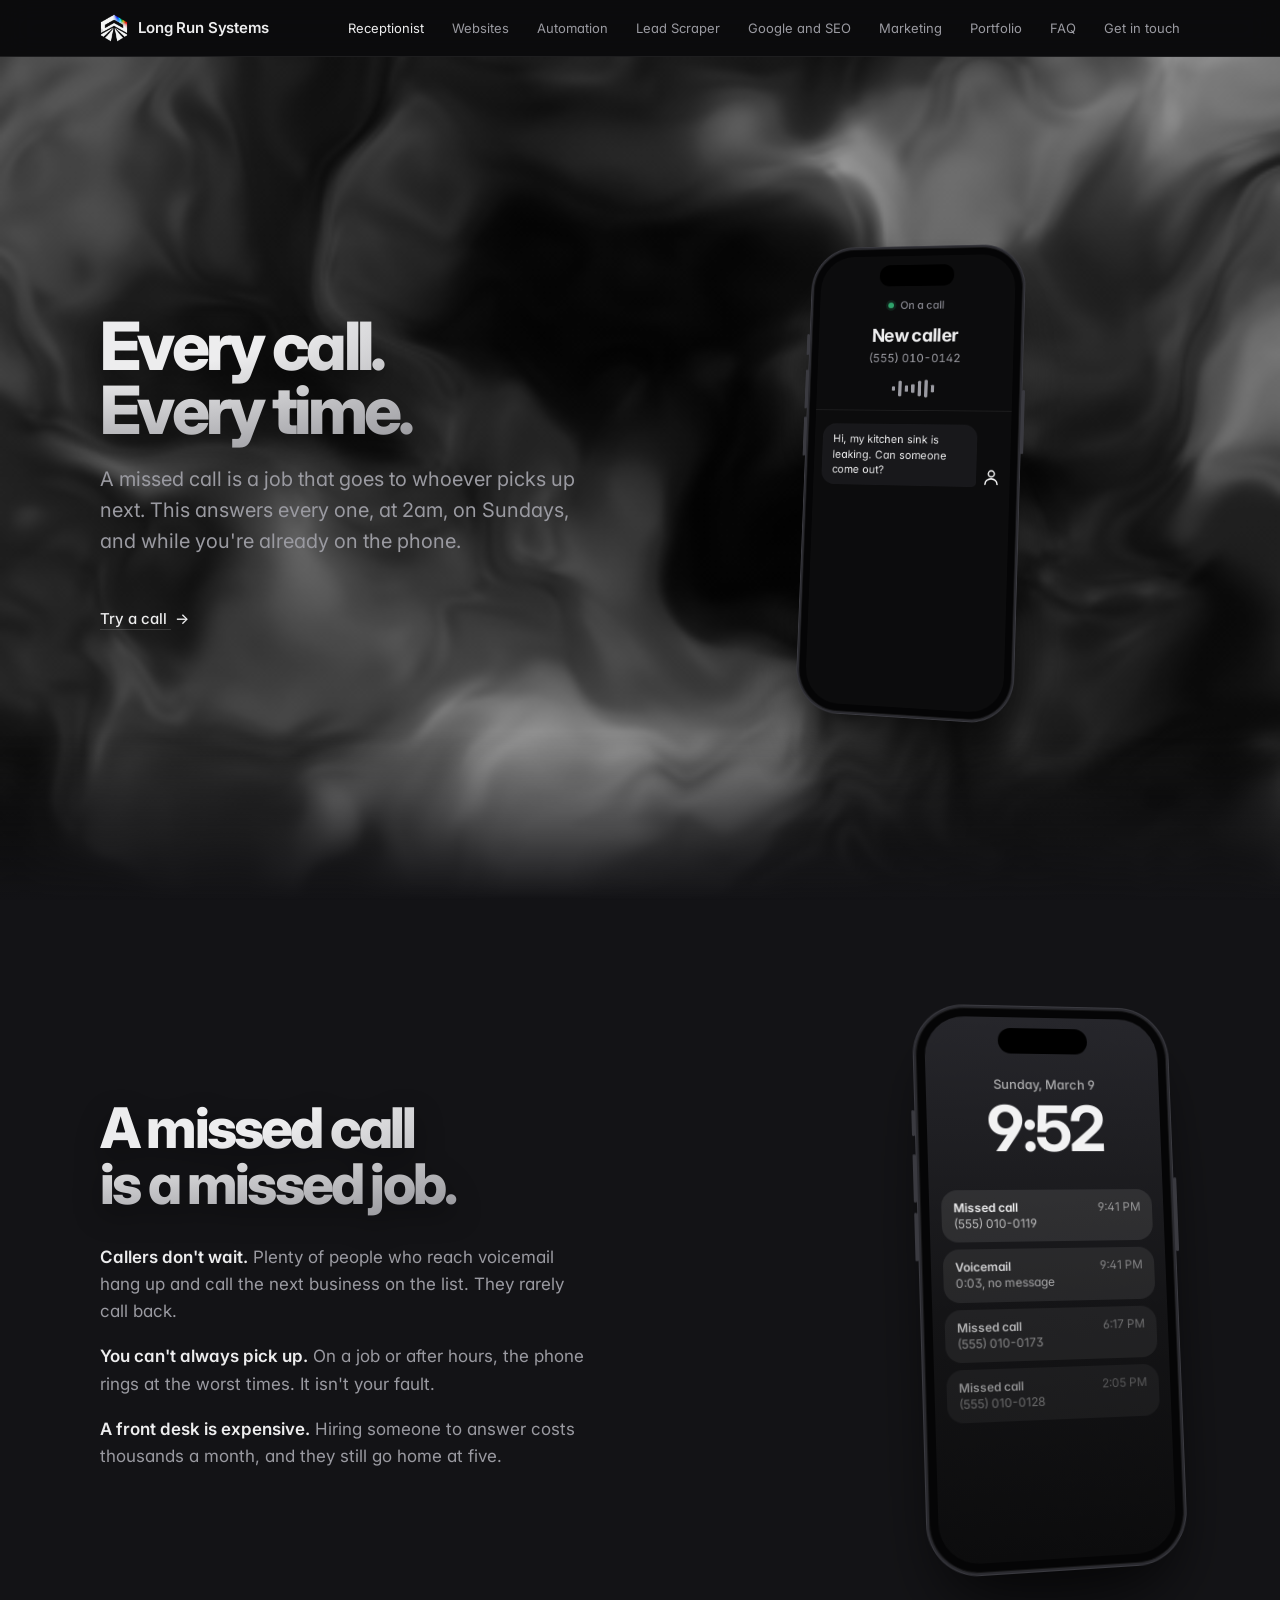
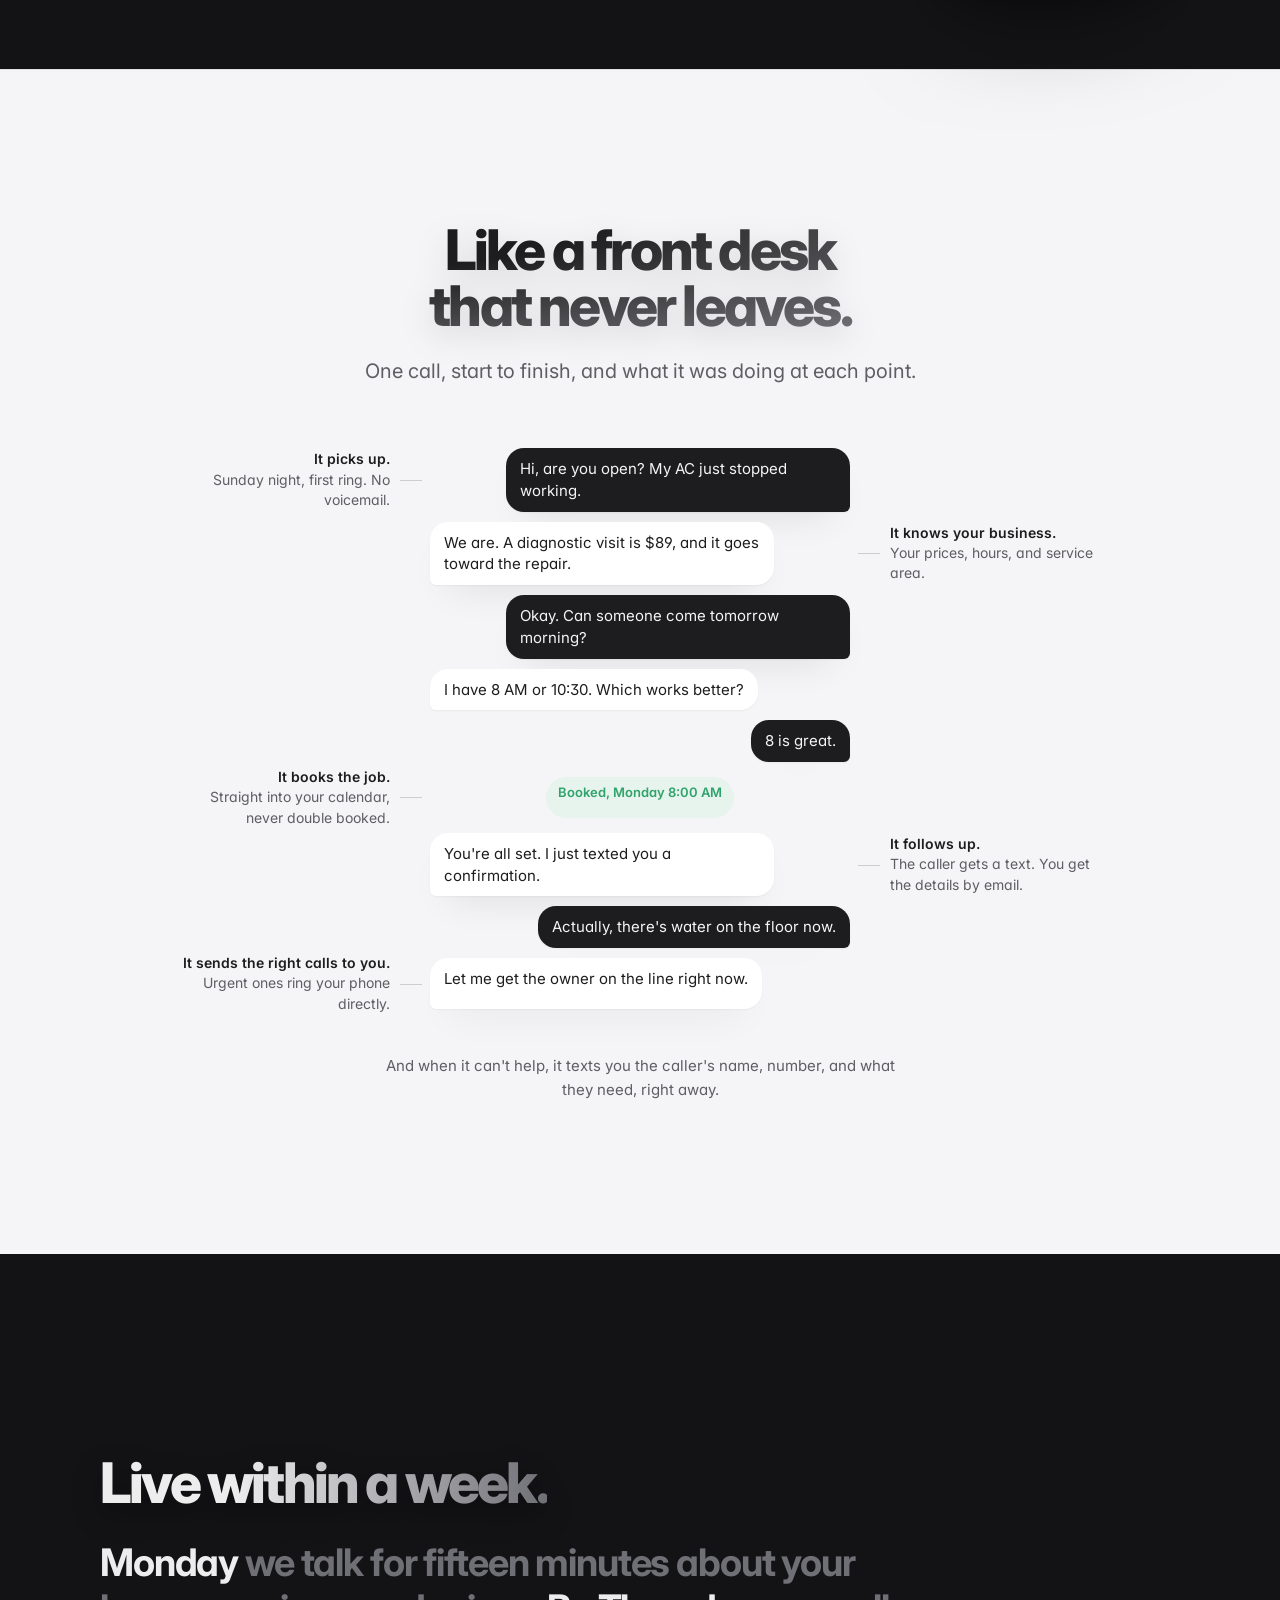
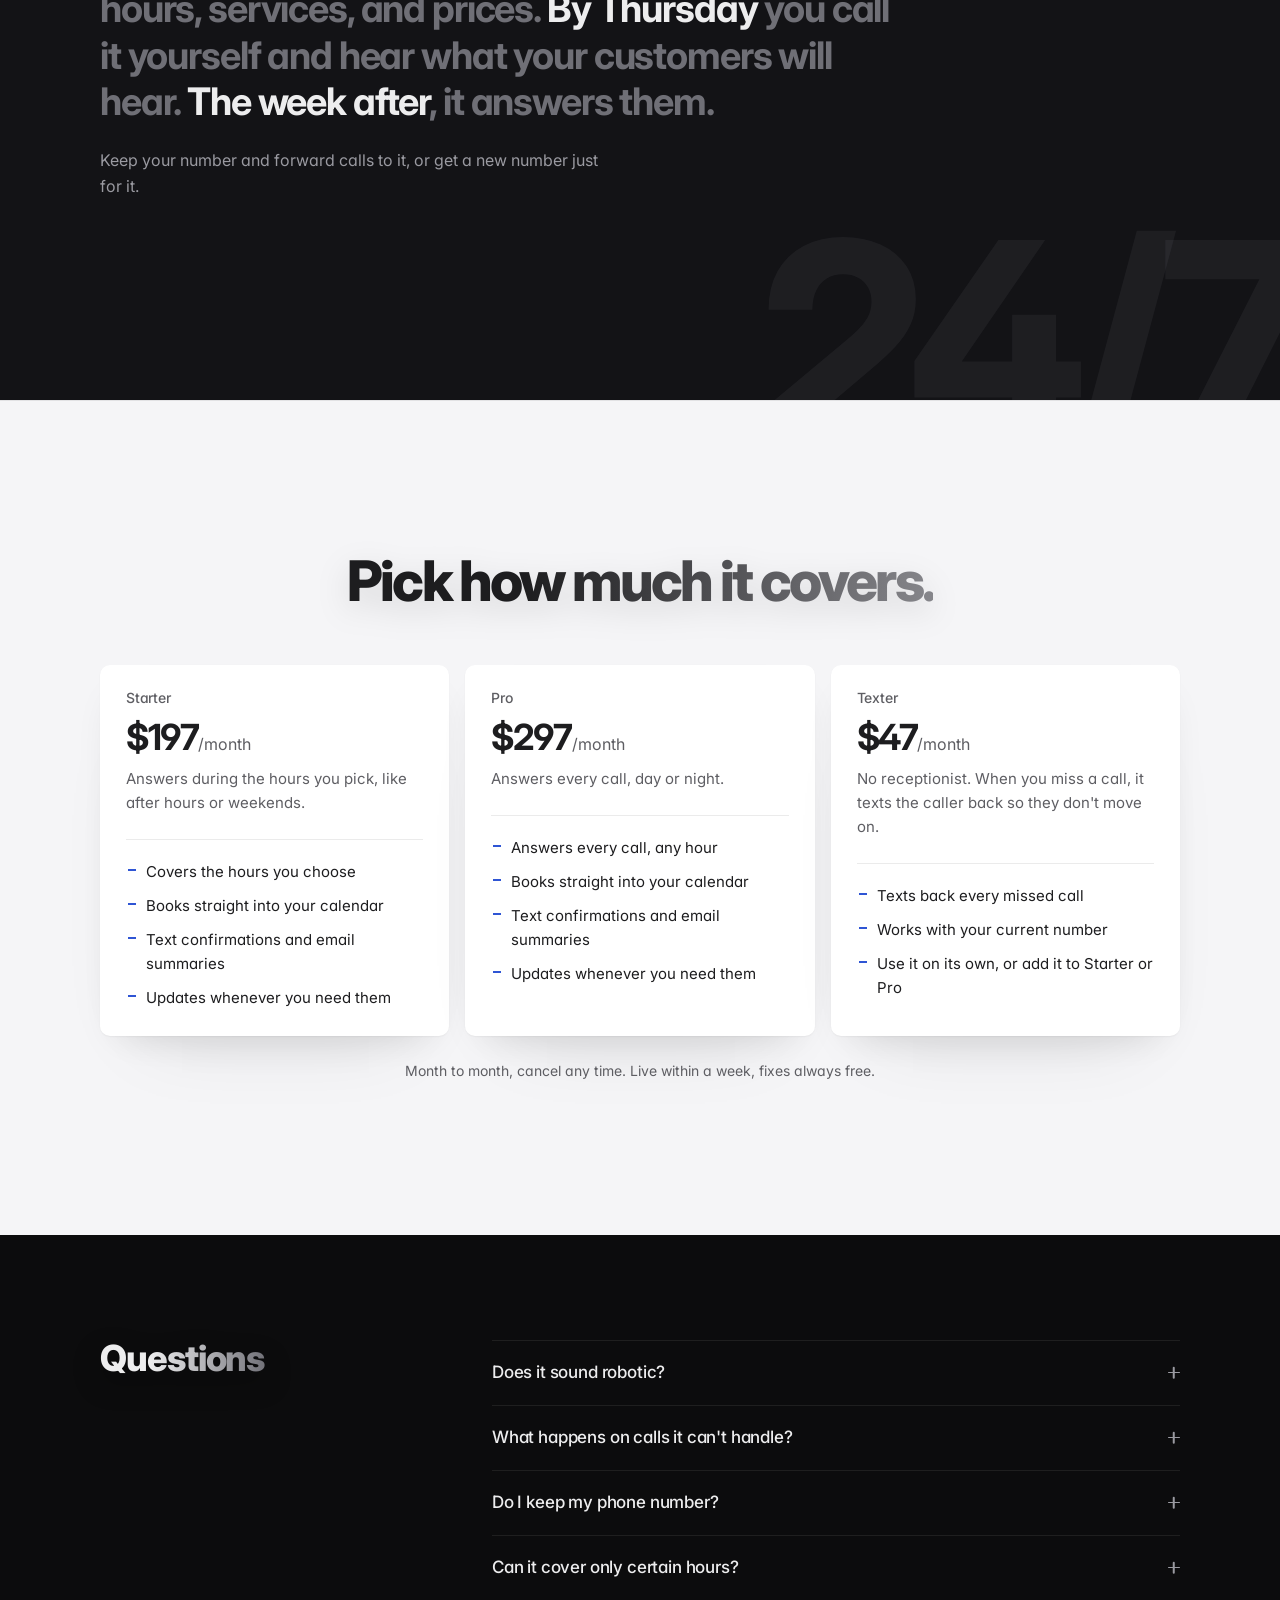
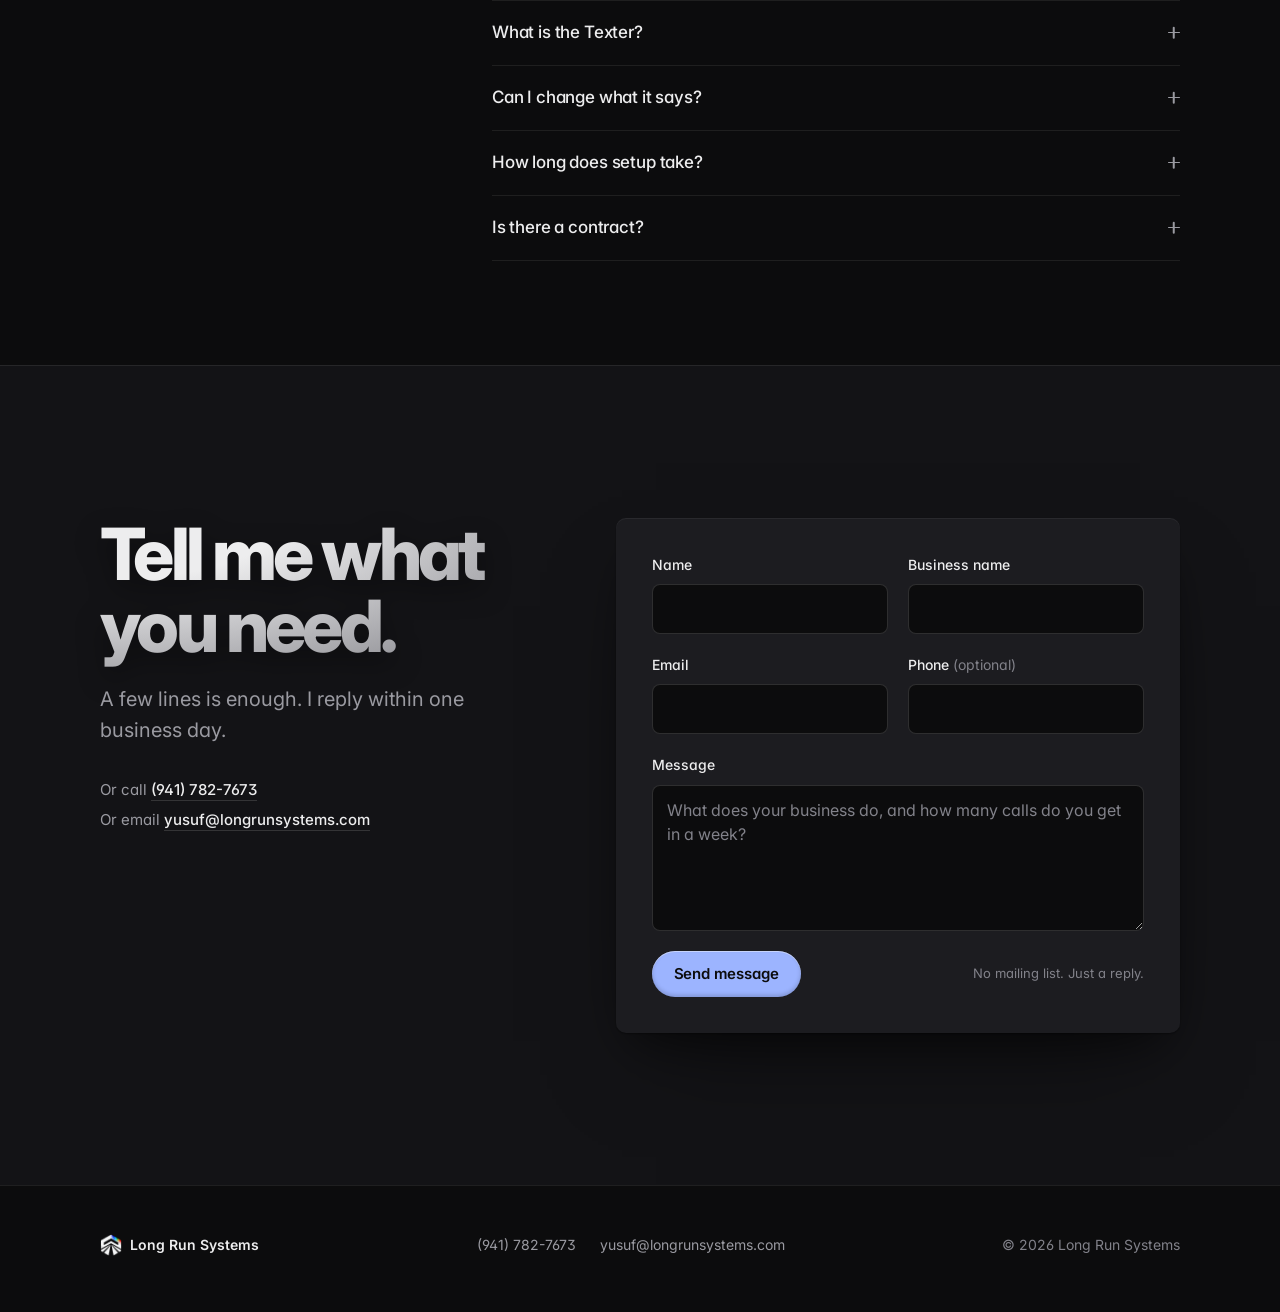
<file: receptionist/index.html>
<!doctype html>
<html lang="en">
<head>
<meta charset="utf-8">
<meta name="viewport" content="width=device-width, initial-scale=1, viewport-fit=cover">
<title>AI Phone Receptionist &amp; 24/7 Answering | Long Run Systems</title>
<meta name="description" content="An AI receptionist that answers every call, books jobs into your calendar, and follows up. For local businesses.">
<meta name="theme-color" content="#0c0c0d">
<link rel="canonical" href="https://longrunsystems.com/receptionist/">
<link rel="icon" href="../favicon-32.png" type="image/png" sizes="32x32">
<link rel="icon" href="../assets/brand/icon-192.png" type="image/png" sizes="192x192">
<link rel="apple-touch-icon" href="../apple-touch-icon.png">
<link rel="manifest" href="../site.webmanifest">
<meta property="og:type" content="website">
<meta property="og:site_name" content="Long Run Systems">
<meta property="og:locale" content="en_US">
<meta property="og:url" content="https://longrunsystems.com/receptionist/">
<meta property="og:title" content="AI Phone Receptionist &amp; 24/7 Answering | Long Run Systems">
<meta property="og:description" content="An AI receptionist that answers every call, books jobs into your calendar, and follows up. For local businesses.">
<meta name="twitter:card" content="summary">
<meta name="twitter:title" content="AI Phone Receptionist &amp; 24/7 Answering | Long Run Systems">
<meta name="twitter:description" content="An AI receptionist that answers every call, books jobs into your calendar, and follows up. For local businesses.">
<script>
document.documentElement.classList.add("js");
// Scroll position: the browser no longer restores it on its own. A reload
// opens at the top (unless the URL has an anchor). A tab you return to that
// never reloaded (bfcache) is untouched and keeps its place.
if ("scrollRestoration" in history) history.scrollRestoration = "manual";
(function () {
  var nav = window.performance && performance.getEntriesByType ? performance.getEntriesByType("navigation")[0] : null;
  if (nav && nav.type === "reload" && !location.hash) window.scrollTo(0, 0);
})();
</script>
<link rel="preconnect" href="https://fonts.googleapis.com">
<link rel="preconnect" href="https://fonts.gstatic.com" crossorigin>
<link href="https://fonts.googleapis.com/css2?family=Inter:wght@400;500;600;700;800&display=swap" rel="stylesheet">
<link rel="stylesheet" href="../styles.css">
<link rel="stylesheet" href="../craft.css">
</head>
<body>
<a class="skip-link" href="#main">Skip to content</a>

<header class="site-header">
  <div class="container">
    <a class="wordmark" href="../"><img class="wordmark-logo" src="../assets/brand/logo-light-96.png" width="28" height="28" alt="">Long Run Systems</a>
    <nav aria-label="Primary">
      <ul class="site-nav" role="list">
        <li class="nav-section"><a class="header-link" href="../receptionist/" aria-current="page">Receptionist</a></li>
        <li class="nav-section"><a class="header-link" href="../websites/">Websites</a></li>
        <li class="nav-section"><a class="header-link" href="../automation/">Automation</a></li>
        <li class="nav-section"><a class="header-link" href="../lead-scraper/">Lead Scraper</a></li>
        <li class="nav-section"><a class="header-link" href="../google-profile/">Google and SEO</a></li>
        <li class="nav-section"><a class="header-link" href="../marketing/">Marketing</a></li>
        <li class="nav-section"><a class="header-link" href="../portfolio/">Portfolio</a></li>
        <li class="nav-section"><a class="header-link" href="../faq/">FAQ</a></li>
        <li><a class="header-link" href="../contact/">Get in touch</a></li>
      </ul>
    </nav>
  </div>
</header>

<main id="main">

  <section class="hero hero--page" aria-labelledby="hero-title">
    <!-- Hero: text left, visual right from 900px up (hidden below, so the
         hero stays the size it was). The visual is built by the same
         scripts as the home page and only runs while on screen. -->
    <div class="container center hero-split">
      <div class="hero-copy">
        <div class="reveal"><h1 id="hero-title">Every call. <span class="tone">Every time.</span></h1></div>
        <p class="lede reveal">A missed call is a job that goes to whoever picks up next. This answers every one, at 2am, on Sundays, and while you're already on the phone.</p>
        <div class="actions reveal">
          <a class="quiet-link" href="../portfolio/">Try a call <span class="arrow" aria-hidden="true">&rarr;</span></a>
        </div>
      </div>
      <div class="hero-visual reveal">
        <div class="hero-fit" data-fit>
          <div class="phone-stage" data-play data-showcase="call" aria-hidden="true"></div>
        </div>
      </div>
    </div>
  </section>

  <section class="section section--band section--snug" id="why" aria-labelledby="why-title">
    <div class="container split">
      <div class="split-copy">
        <div class="reveal"><h2 id="why-title">A missed call <span class="tone">is a missed job.</span></h2></div>
        <div class="runin reveal">
          <p><strong>Callers don't wait.</strong> Plenty of people who reach voicemail hang up and call the next business on the list. They rarely call back.</p>
          <p><strong>You can't always pick up.</strong> On a job or after hours, the phone rings at the worst times. It isn't your fault.</p>
          <p><strong>A front desk is expensive.</strong> Hiring someone to answer costs thousands a month, and they still go home at five.</p>
        </div>
      </div>
      <div class="split-object reveal" aria-hidden="true">
        <div class="lock-phone"><div class="iphone"><span class="iphone-key iphone-key--action"></span><span class="iphone-key iphone-key--up"></span><span class="iphone-key iphone-key--down"></span><span class="iphone-key iphone-key--power"></span><div class="iphone-screen"><span class="iphone-island"></span>
          <p class="lock-date">Sunday, March 9</p>
          <p class="lock-time">9:52</p>
          <div class="lock-stack">
            <div class="note"><b>Missed call <i>9:41 PM</i></b><span>(555) 010-0119</span></div>
            <div class="note"><b>Voicemail <i>9:41 PM</i></b><span>0:03, no message</span></div>
            <div class="note"><b>Missed call <i>6:17 PM</i></b><span>(555) 010-0173</span></div>
            <div class="note"><b>Missed call <i>2:05 PM</i></b><span>(555) 010-0128</span></div>
          </div>
        </div></div></div>
      </div>
    </div>
  </section>

  <section class="section section--light" id="features" aria-labelledby="features-title">
    <div class="container center">
      <div class="section-head">
        <div class="reveal"><h2 id="features-title">Like a front desk <span class="tone">that never leaves.</span></h2></div>
        <p class="lede reveal">One call, start to finish, and what it was doing at each point.</p>
      </div>

      <div class="annotated reveal">
        <div class="line line--caller"><p class="say">Hi, are you open? My AC just stopped working.</p></div>
        <p style="--r:1" class="aside"><b>It picks up.</b>Sunday night, first ring. No voicemail.</p>

        <div class="line line--agent"><p class="say">We are. A diagnostic visit is $89, and it goes toward the repair.</p></div>
        <p style="--r:2" class="aside aside--r"><b>It knows your business.</b>Your prices, hours, and service area.</p>

        <div class="line line--caller"><p class="say">Okay. Can someone come tomorrow morning?</p></div>
        <div class="line line--agent"><p class="say">I have 8 AM or 10:30. Which works better?</p></div>
        <div class="line line--caller"><p class="say">8 is great.</p></div>

        <div class="line line--tool"><p class="say">Booked, Monday 8:00 AM</p></div>
        <p style="--r:6" class="aside"><b>It books the job.</b>Straight into your calendar, never double booked.</p>

        <div class="line line--agent"><p class="say">You're all set. I just texted you a confirmation.</p></div>
        <p style="--r:7" class="aside aside--r"><b>It follows up.</b>The caller gets a text. You get the details by email.</p>

        <div class="line line--caller"><p class="say">Actually, there's water on the floor now.</p></div>
        <div class="line line--agent"><p class="say">Let me get the owner on the line right now.</p></div>
        <p style="--r:9" class="aside"><b>It sends the right calls to you.</b>Urgent ones ring your phone directly.</p>
      </div>
      <p class="annotated-foot reveal">And when it can't help, it texts you the caller's name, number, and what they need, right away.</p>
    </div>
  </section>

  <section class="section section--band section--roomy has-ghost" id="setup" aria-labelledby="setup-title">
    <div class="container week">
      <div class="reveal"><h2 id="setup-title">Live <span class="tone">within a week.</span></h2></div>
      <p class="week-text reveal"><b>Monday</b> we talk for fifteen minutes about your hours, services, and prices. <b>By Thursday</b> you call it yourself and hear what your customers will hear. <b>The week after</b>, it answers them.</p>
      <p class="week-note reveal">Keep your number and forward calls to it, or get a new number just for it.</p>
    </div>
    <span class="ghost" aria-hidden="true">24/7</span>
  </section>

  <section class="section section--light" id="pricing" aria-labelledby="pricing-title">
    <div class="container center">
      <div class="section-head">
        <div class="reveal"><h2 id="pricing-title">Pick how much <span class="tone">it covers.</span></h2></div>
      </div>

      <!-- PLANS: prices and included features are easy to edit here -->
      <div class="plans plans--3" style="margin-top: 56px;">
        <div class="reveal"><div class="box">
          <h3 class="plan-name">Starter</h3>
          <p class="plan-price">$197<span>/month</span></p>
          <p class="plan-desc">Answers during the hours you pick, like after hours or weekends.</p>
          <ul class="plan-list" role="list">
            <li>Covers the hours you choose</li>
            <li>Books straight into your calendar</li>
            <li>Text confirmations and email summaries</li>
            <li>Updates whenever you need them</li>
          </ul>
        </div></div>
        <div class="reveal"><div class="box">
          <h3 class="plan-name">Pro</h3>
          <p class="plan-price">$297<span>/month</span></p>
          <p class="plan-desc">Answers every call, day or night.</p>
          <ul class="plan-list" role="list">
            <li>Answers every call, any hour</li>
            <li>Books straight into your calendar</li>
            <li>Text confirmations and email summaries</li>
            <li>Updates whenever you need them</li>
          </ul>
        </div></div>
        <div class="reveal"><div class="box">
          <h3 class="plan-name">Texter</h3>
          <p class="plan-price">$47<span>/month</span></p>
          <p class="plan-desc">No receptionist. When you miss a call, it texts the caller back so they don't move on.</p>
          <ul class="plan-list" role="list">
            <li>Texts back every missed call</li>
            <li>Works with your current number</li>
            <li>Use it on its own, or add it to Starter or Pro</li>
          </ul>
        </div></div>
      </div>
      <p class="plans-note reveal">Month to month, cancel any time. Live within a week, fixes always free.</p>
    </div>
  </section>

  <section class="section section--snug" id="faq" aria-labelledby="faq-title">
    <div class="container faq-grid">
      <div class="reveal"><h2 id="faq-title">Questions</h2></div>

      <div class="accordion reveal">
        <div class="accordion-item">
          <h3>
            <button class="accordion-trigger" type="button" aria-expanded="false" aria-controls="faq-panel-1" id="faq-trigger-1">
              Does it sound robotic?
              <span class="chevron" aria-hidden="true"></span>
            </button>
          </h3>
          <div class="accordion-panel" id="faq-panel-1" role="region" aria-labelledby="faq-trigger-1">
            <div><p>Call the demo line and decide for yourself. It speaks naturally and handles interruptions. It knows your hours and prices. Most callers just get their answer and hang up.</p></div>
          </div>
        </div>
        <div class="accordion-item">
          <h3>
            <button class="accordion-trigger" type="button" aria-expanded="false" aria-controls="faq-panel-2" id="faq-trigger-2">
              What happens on calls it can't handle?
              <span class="chevron" aria-hidden="true"></span>
            </button>
          </h3>
          <div class="accordion-panel" id="faq-panel-2" role="region" aria-labelledby="faq-trigger-2">
            <div><p>It takes a message and texts it to you right away, with the caller's name, number, and what they need. You can also have certain calls transferred straight to your phone.</p></div>
          </div>
        </div>
        <div class="accordion-item">
          <h3>
            <button class="accordion-trigger" type="button" aria-expanded="false" aria-controls="faq-panel-3" id="faq-trigger-3">
              Do I keep my phone number?
              <span class="chevron" aria-hidden="true"></span>
            </button>
          </h3>
          <div class="accordion-panel" id="faq-panel-3" role="region" aria-labelledby="faq-trigger-3">
            <div><p>Your choice. Keep the number you have and forward calls to it, so nothing changes for your customers. Or get a new number just for the receptionist.</p></div>
          </div>
        </div>
        <div class="accordion-item">
          <h3>
            <button class="accordion-trigger" type="button" aria-expanded="false" aria-controls="faq-panel-4" id="faq-trigger-4">
              Can it cover only certain hours?
              <span class="chevron" aria-hidden="true"></span>
            </button>
          </h3>
          <div class="accordion-panel" id="faq-panel-4" role="region" aria-labelledby="faq-trigger-4">
            <div><p>Yes. The Starter plan answers during the hours you pick, like after hours or weekends, and calls come to you the rest of the time.</p></div>
          </div>
        </div>
        <div class="accordion-item">
          <h3>
            <button class="accordion-trigger" type="button" aria-expanded="false" aria-controls="faq-panel-5" id="faq-trigger-5">
              What is the Texter?
              <span class="chevron" aria-hidden="true"></span>
            </button>
          </h3>
          <div class="accordion-panel" id="faq-panel-5" role="region" aria-labelledby="faq-trigger-5">
            <div><p>A lighter option without the receptionist. When a call goes unanswered, it texts the caller back right away so they don't move on to the next business. Use it on its own, or add it to Starter or Pro.</p></div>
          </div>
        </div>
        <div class="accordion-item">
          <h3>
            <button class="accordion-trigger" type="button" aria-expanded="false" aria-controls="faq-panel-6" id="faq-trigger-6">
              Can I change what it says?
              <span class="chevron" aria-hidden="true"></span>
            </button>
          </h3>
          <div class="accordion-panel" id="faq-panel-6" role="region" aria-labelledby="faq-trigger-6">
            <div><p>Any time. New hours or a new service, tell me and it gets updated. There is no limit on that.</p></div>
          </div>
        </div>
        <div class="accordion-item">
          <h3>
            <button class="accordion-trigger" type="button" aria-expanded="false" aria-controls="faq-panel-7" id="faq-trigger-7">
              How long does setup take?
              <span class="chevron" aria-hidden="true"></span>
            </button>
          </h3>
          <div class="accordion-panel" id="faq-panel-7" role="region" aria-labelledby="faq-trigger-7">
            <div><p>Usually less than a week from our first call to answering real calls.</p></div>
          </div>
        </div>
        <div class="accordion-item">
          <h3>
            <button class="accordion-trigger" type="button" aria-expanded="false" aria-controls="faq-panel-8" id="faq-trigger-8">
              Is there a contract?
              <span class="chevron" aria-hidden="true"></span>
            </button>
          </h3>
          <div class="accordion-panel" id="faq-panel-8" role="region" aria-labelledby="faq-trigger-8">
            <div><p>No. It is month to month and you can cancel any time.</p></div>
          </div>
        </div>
      </div>
    </div>
  </section>

  <section class="section section--band" id="contact" aria-labelledby="contact-title">
    <div class="container contact-grid">
      <div>
        <div class="reveal"><h2 id="contact-title">Tell me <span class="tone">what you need.</span></h2></div>
        <p class="lede reveal">A few lines is enough. I reply within one business day.</p>
        <div class="contact-aside reveal">
          <p>Or call <a href="tel:+19417827673">(941) 782-7673</a></p>
          <p>Or email <a href="mailto:yusuf@longrunsystems.com">yusuf@longrunsystems.com</a></p>
        </div>
      </div>

      <!-- FORMSPREE: form endpoint. To use a different form, replace the ID at the end of the action URL. -->
      <form class="form reveal" action="https://formspree.io/f/meaelvea" method="POST">
        <!-- PAGE SOURCE: identifies which page this submission came from. -->
        <input type="hidden" name="page_source" value="receptionist">
        <input type="hidden" name="_subject" value="New inquiry from the receptionist page">
        <!-- Spam trap: bots fill this in, people never see it. display:none keeps browser autofill
             away from it, which would otherwise get real submissions marked as spam. -->
        <div style="display: none" aria-hidden="true">
          <label for="hp-field">Leave this empty</label>
          <input id="hp-field" type="text" name="_gotcha" tabindex="-1" autocomplete="off">
        </div>

        <div class="field">
          <label for="name">Name</label>
          <input id="name" name="name" type="text" autocomplete="name" required>
        </div>
        <div class="field">
          <label for="business">Business name</label>
          <input id="business" name="business" type="text" autocomplete="organization" required>
        </div>
        <div class="field">
          <label for="email">Email</label>
          <input id="email" name="email" type="email" autocomplete="email" inputmode="email" required>
        </div>
        <div class="field">
          <label for="phone">Phone <span class="optional">(optional)</span></label>
          <input id="phone" name="phone" type="tel" autocomplete="tel" inputmode="tel">
        </div>
        <div class="field field--full">
          <label for="message">Message</label>
          <textarea id="message" name="message" rows="5" placeholder="What does your business do, and how many calls do you get in a week?" required></textarea>
        </div>
        <div class="form-footer field--full">
          <button class="btn" type="submit">Send message</button>
          <p class="form-note" id="form-status" role="status" aria-live="polite">No mailing list. Just a reply.</p>
        </div>
      </form>
    </div>
  </section>

</main>

<footer class="site-footer">
  <div class="container footer-row">
    <p class="footer-name"><img class="footer-logo" src="../assets/brand/logo-light-96.png" width="22" height="22" alt="" loading="lazy">Long Run Systems</p>
    <div class="footer-links">
      <a href="tel:+19417827673">(941) 782-7673</a>
      <a href="mailto:yusuf@longrunsystems.com">yusuf@longrunsystems.com</a>
    </div>
    <p class="copyright">&copy; <span id="year">2026</span> Long Run Systems</p>
  </div>
</footer>

<script src="../script.js" defer></script>
<script src="../showcase.js" defer></script>
</body>
</html>
</file>
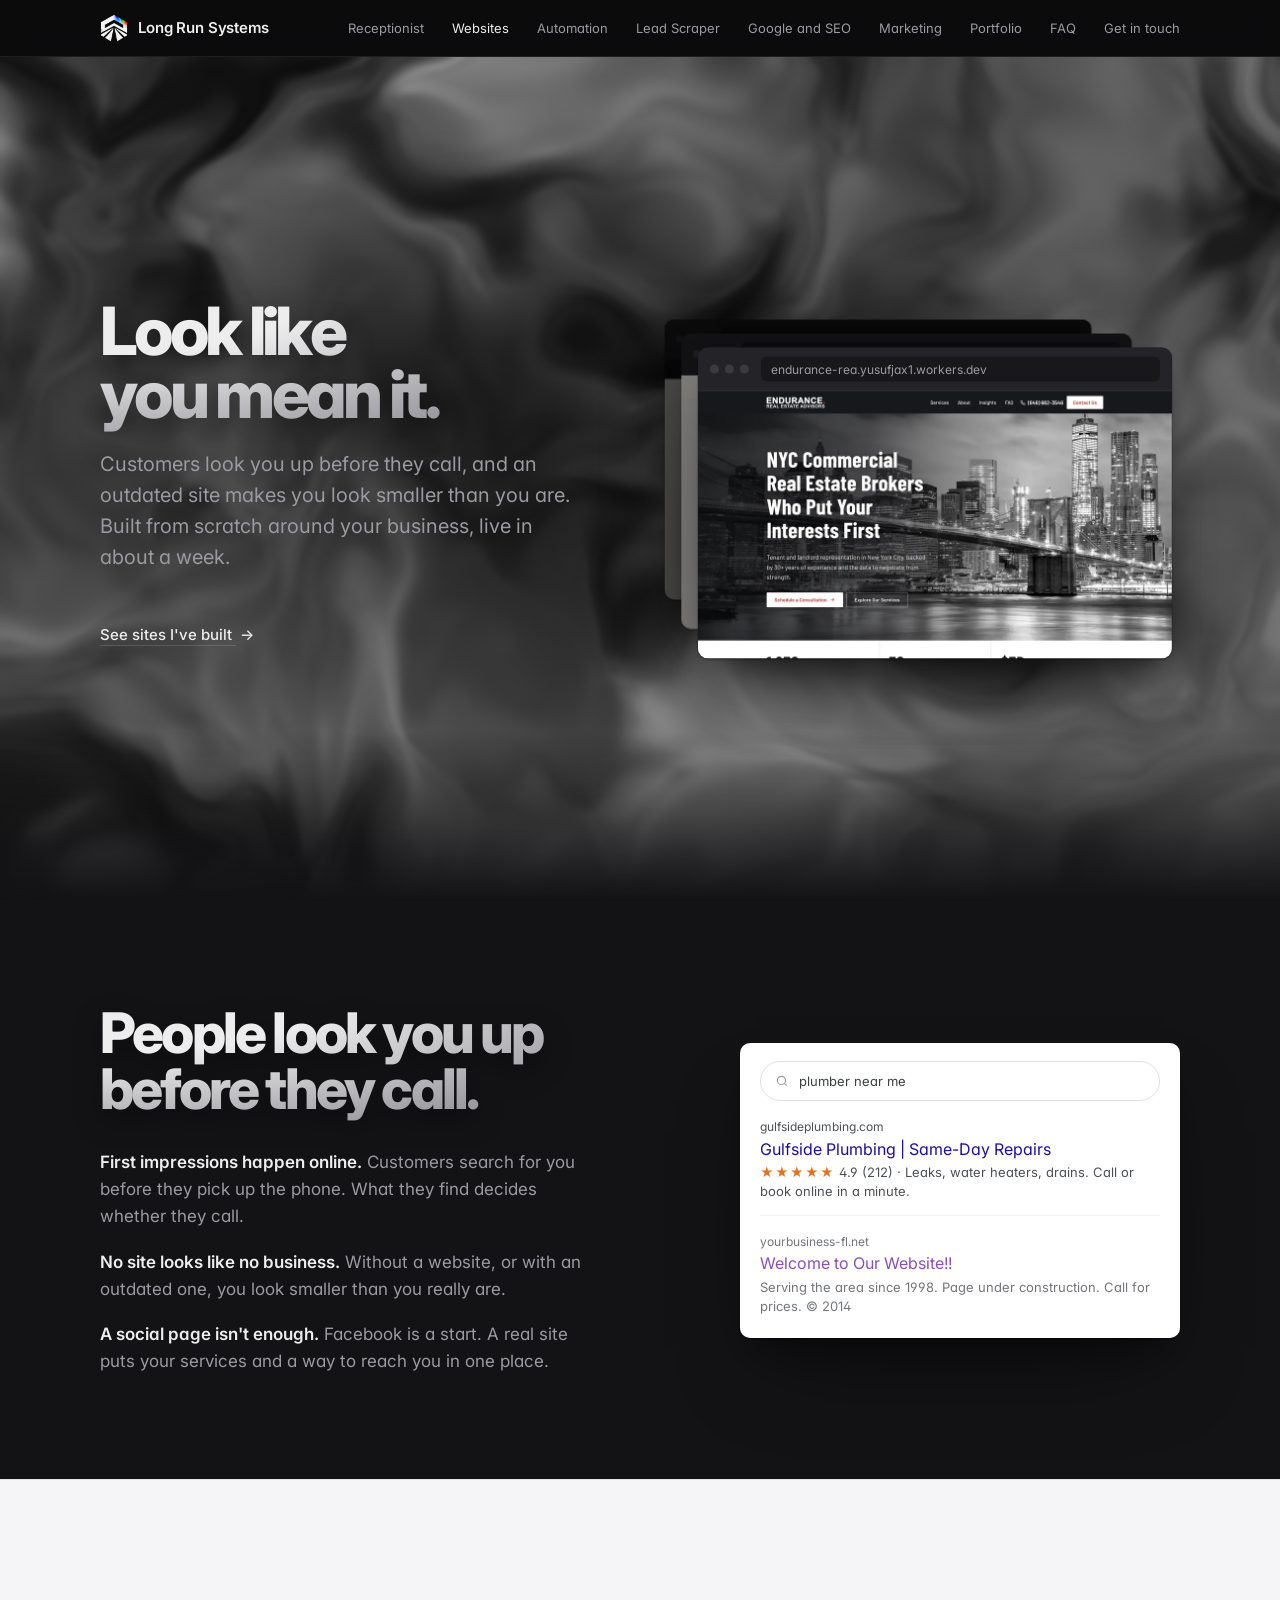
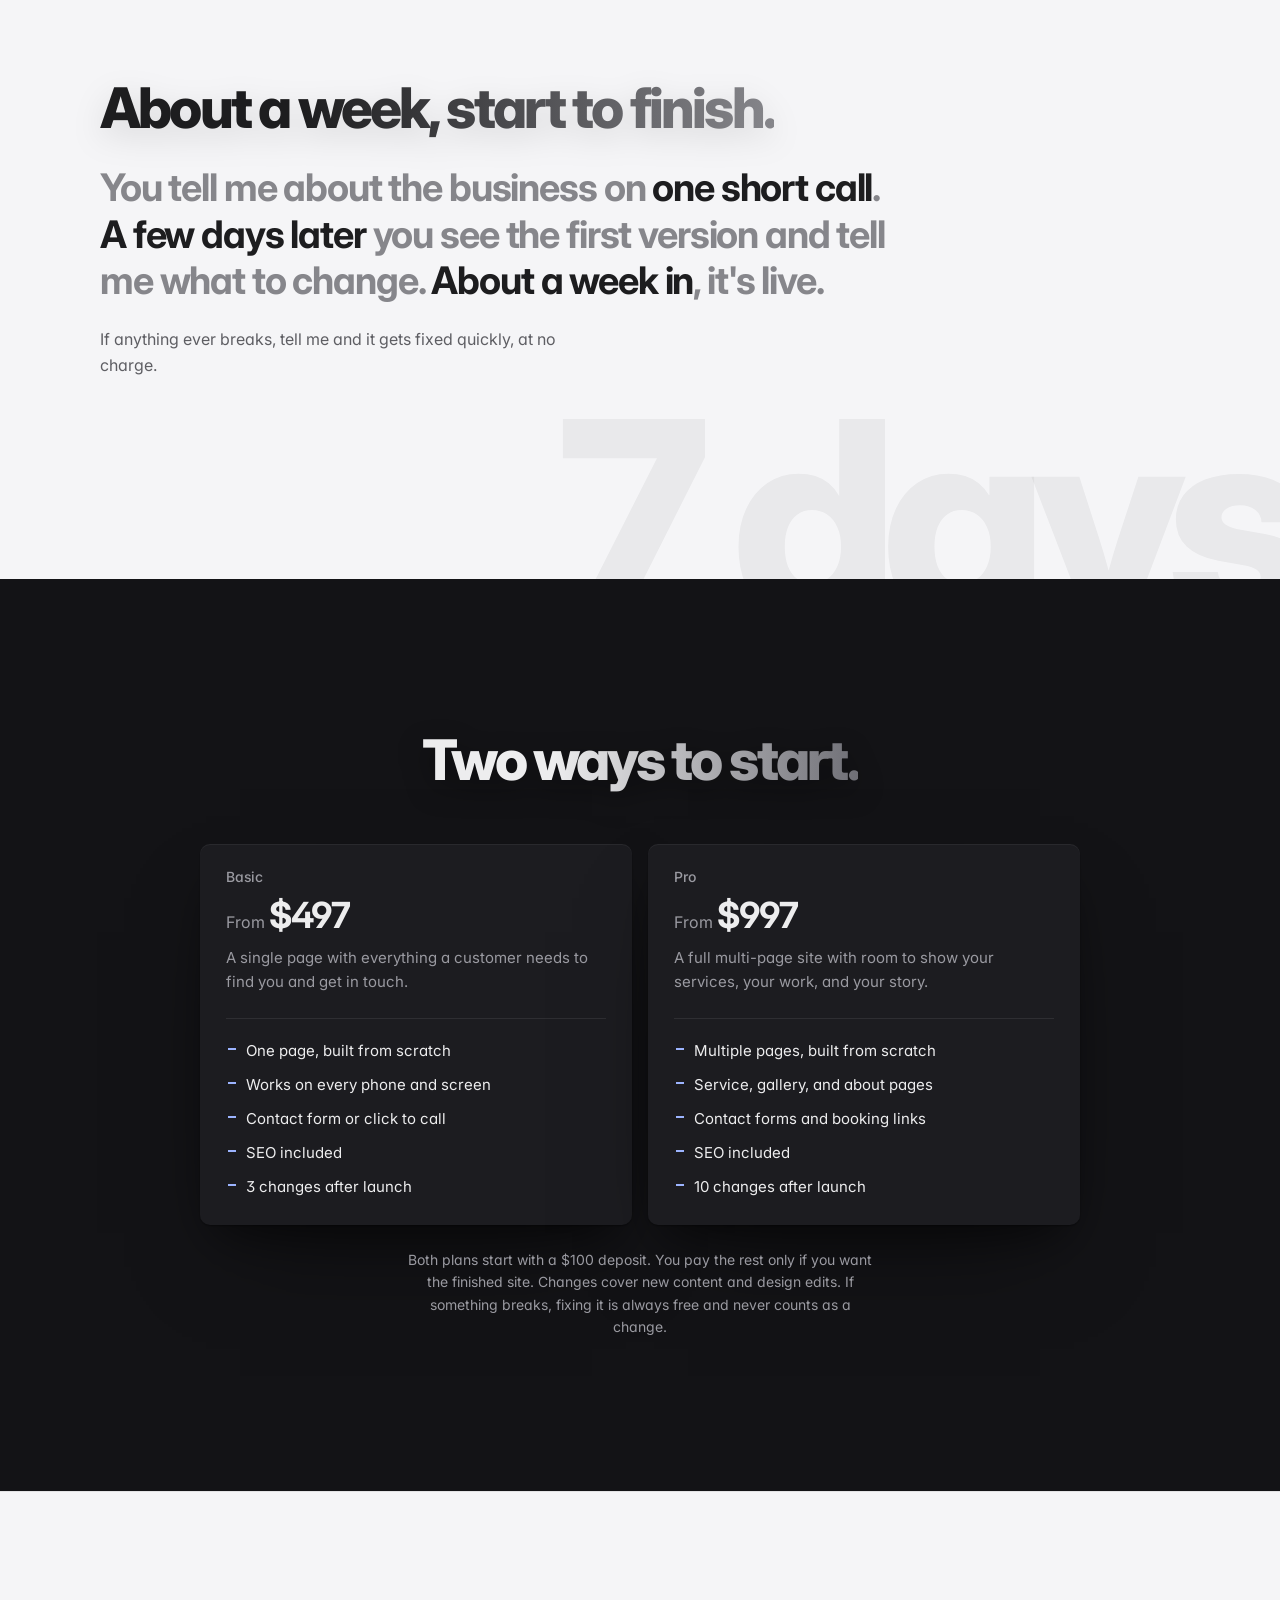
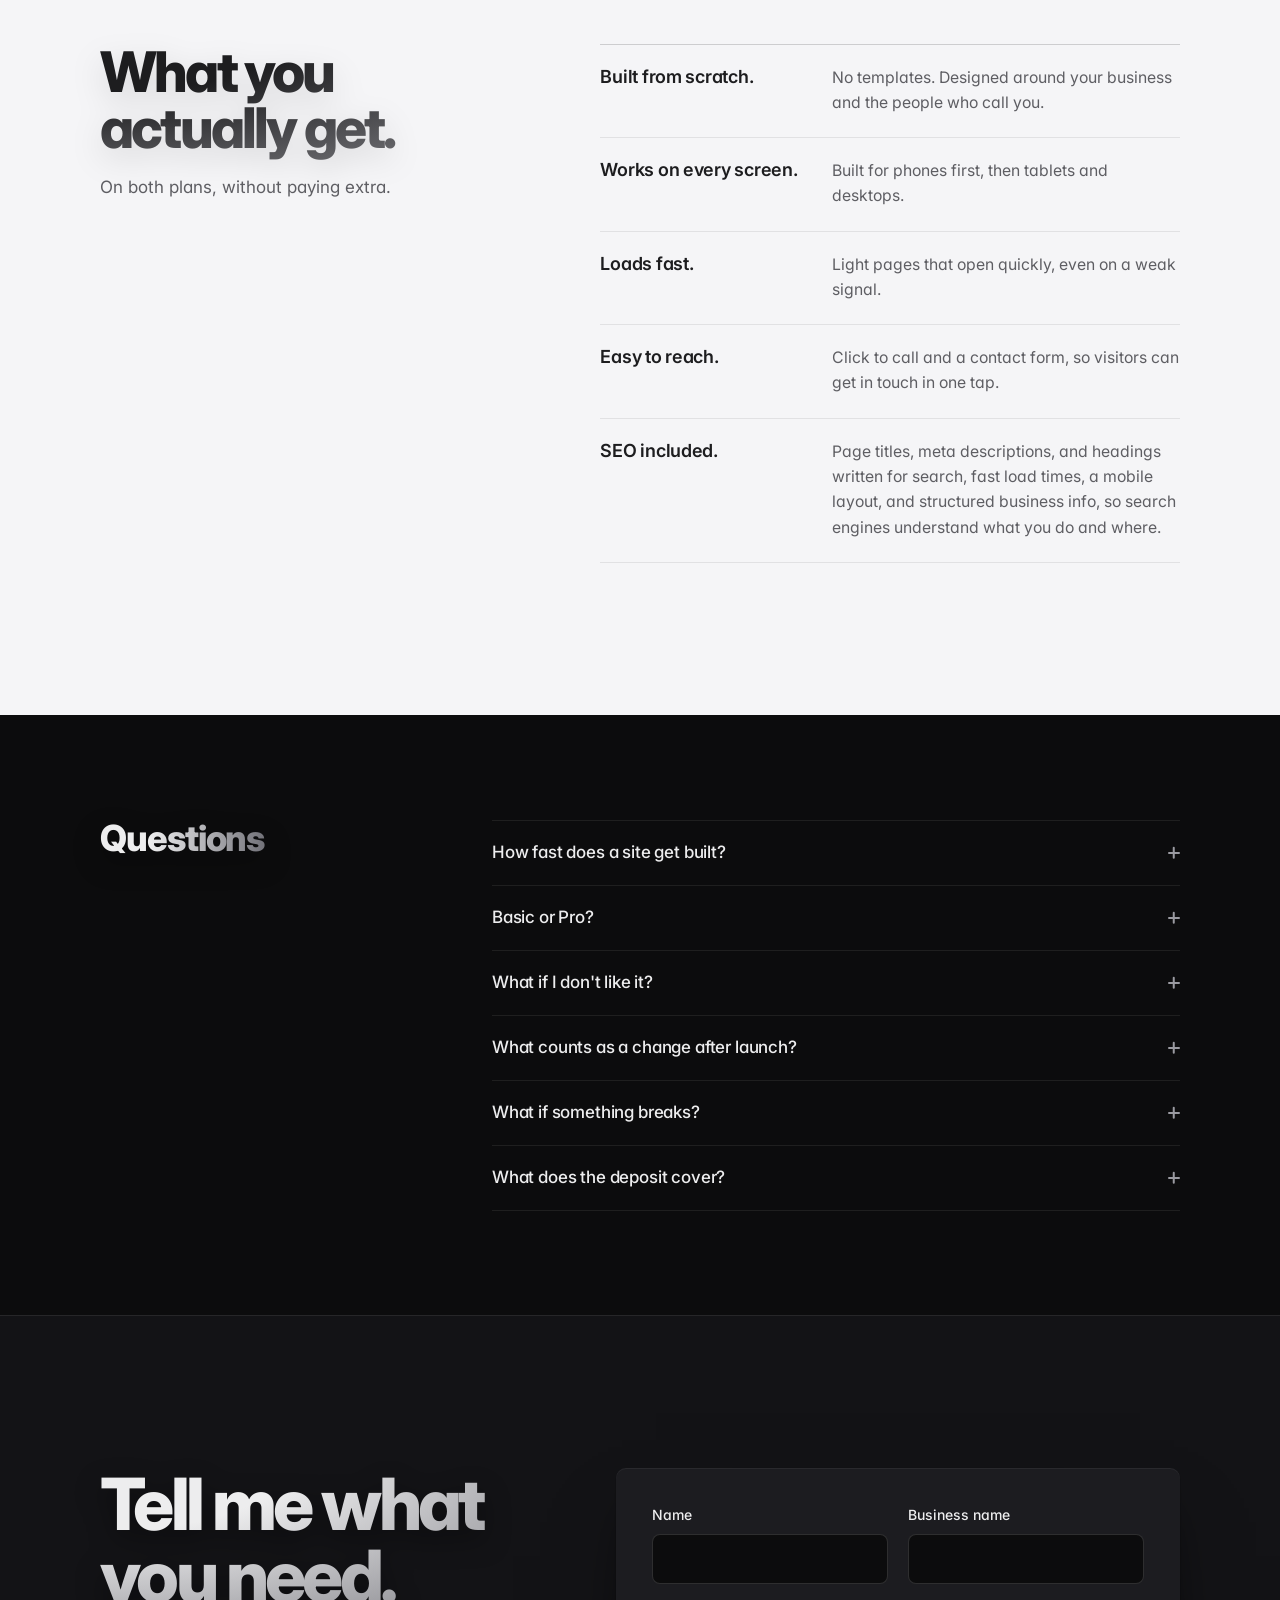
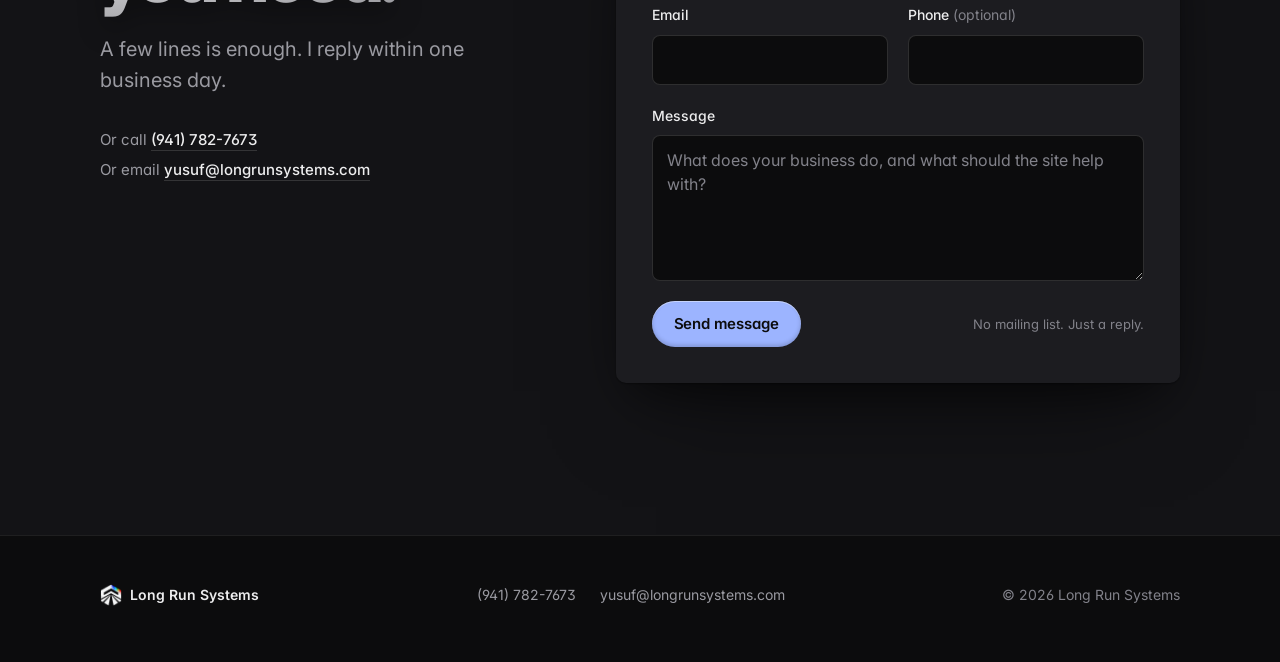
<file: websites/index.html>
<!doctype html>
<html lang="en">
<head>
<meta charset="utf-8">
<meta name="viewport" content="width=device-width, initial-scale=1, viewport-fit=cover">
<title>Custom Websites for Small Business, From $497 | Long Run Systems</title>
<meta name="description" content="Professional websites built from scratch for local businesses. Basic from $497, Pro from $997, SEO included.">
<meta name="theme-color" content="#0c0c0d">
<link rel="canonical" href="https://longrunsystems.com/websites/">
<link rel="icon" href="../favicon-32.png" type="image/png" sizes="32x32">
<link rel="icon" href="../assets/brand/icon-192.png" type="image/png" sizes="192x192">
<link rel="apple-touch-icon" href="../apple-touch-icon.png">
<link rel="manifest" href="../site.webmanifest">
<meta property="og:type" content="website">
<meta property="og:site_name" content="Long Run Systems">
<meta property="og:locale" content="en_US">
<meta property="og:url" content="https://longrunsystems.com/websites/">
<meta property="og:title" content="Custom Websites for Small Business, From $497 | Long Run Systems">
<meta property="og:description" content="Professional websites built from scratch for local businesses. Basic from $497, Pro from $997, SEO included.">
<meta name="twitter:card" content="summary">
<meta name="twitter:title" content="Custom Websites for Small Business, From $497 | Long Run Systems">
<meta name="twitter:description" content="Professional websites built from scratch for local businesses. Basic from $497, Pro from $997, SEO included.">
<script>
document.documentElement.classList.add("js");
// Scroll position: the browser no longer restores it on its own. A reload
// opens at the top (unless the URL has an anchor). A tab you return to that
// never reloaded (bfcache) is untouched and keeps its place.
if ("scrollRestoration" in history) history.scrollRestoration = "manual";
(function () {
  var nav = window.performance && performance.getEntriesByType ? performance.getEntriesByType("navigation")[0] : null;
  if (nav && nav.type === "reload" && !location.hash) window.scrollTo(0, 0);
})();
</script>
<link rel="preconnect" href="https://fonts.googleapis.com">
<link rel="preconnect" href="https://fonts.gstatic.com" crossorigin>
<link href="https://fonts.googleapis.com/css2?family=Inter:wght@400;500;600;700;800&display=swap" rel="stylesheet">
<link rel="stylesheet" href="../styles.css">
<link rel="stylesheet" href="../craft.css">
<link rel="stylesheet" href="../gallery.css">
</head>
<body>
<a class="skip-link" href="#main">Skip to content</a>

<header class="site-header">
  <div class="container">
    <a class="wordmark" href="../"><img class="wordmark-logo" src="../assets/brand/logo-light-96.png" width="28" height="28" alt="">Long Run Systems</a>
    <nav aria-label="Primary">
      <ul class="site-nav" role="list">
        <li class="nav-section"><a class="header-link" href="../receptionist/">Receptionist</a></li>
        <li class="nav-section"><a class="header-link" href="../websites/" aria-current="page">Websites</a></li>
        <li class="nav-section"><a class="header-link" href="../automation/">Automation</a></li>
        <li class="nav-section"><a class="header-link" href="../lead-scraper/">Lead Scraper</a></li>
        <li class="nav-section"><a class="header-link" href="../google-profile/">Google and SEO</a></li>
        <li class="nav-section"><a class="header-link" href="../marketing/">Marketing</a></li>
        <li class="nav-section"><a class="header-link" href="../portfolio/">Portfolio</a></li>
        <li class="nav-section"><a class="header-link" href="../faq/">FAQ</a></li>
        <li><a class="header-link" href="../contact/">Get in touch</a></li>
      </ul>
    </nav>
  </div>
</header>

<main id="main">

  <section class="hero hero--page" aria-labelledby="hero-title">
    <!-- Hero: text left, visual right from 900px up (hidden below, so the
         hero stays the size it was). The visual is built by the same
         scripts as the home page and only runs while on screen. -->
    <div class="container center hero-split">
      <div class="hero-copy">
        <div class="reveal"><h1 id="hero-title">Look like <span class="tone">you mean it.</span></h1></div>
        <p class="lede reveal">Customers look you up before they call, and an outdated site makes you look smaller than you are. Built from scratch around your business, live in about a week.</p>
        <div class="actions reveal">
          <a class="quiet-link" href="../portfolio/">See sites I've built <span class="arrow" aria-hidden="true">&rarr;</span></a>
        </div>
      </div>
      <div class="hero-visual reveal">
        <div class="deck" data-deck></div>
      </div>
    </div>
  </section>

  <section class="section section--band section--snug" id="why" aria-labelledby="why-title">
    <div class="container split">
      <div class="split-copy">
        <div class="reveal"><h2 id="why-title">People look you up <span class="tone">before they call.</span></h2></div>
        <div class="runin reveal">
          <p><strong>First impressions happen online.</strong> Customers search for you before they pick up the phone. What they find decides whether they call.</p>
          <p><strong>No site looks like no business.</strong> Without a website, or with an outdated one, you look smaller than you really are.</p>
          <p><strong>A social page isn't enough.</strong> Facebook is a start. A real site puts your services and a way to reach you in one place.</p>
        </div>
      </div>
      <div class="split-object reveal" aria-hidden="true">
        <div class="serp">
          <div class="serp-bar"><svg viewBox="0 0 24 24" fill="none" stroke-width="2"><circle cx="11" cy="11" r="7"/><path d="M20 20l-3.5-3.5"/></svg>plumber near me</div>
          <div class="serp-hit">
            <p class="serp-url">gulfsideplumbing.com</p>
            <p class="serp-title">Gulfside Plumbing | Same-Day Repairs</p>
            <p class="serp-desc"><span class="serp-stars">&#9733;&#9733;&#9733;&#9733;&#9733;</span> 4.9 (212) &middot; Leaks, water heaters, drains. Call or book online in a minute.</p>
          </div>
          <div class="serp-hit serp-hit--stale">
            <p class="serp-url">yourbusiness-fl.net</p>
            <p class="serp-title">Welcome to Our Website!!</p>
            <p class="serp-desc">Serving the area since 1998. Page under construction. Call for prices. &copy; 2014</p>
          </div>
        </div>
      </div>
    </div>
  </section>

  <section class="section section--light section--roomy has-ghost" id="process" aria-labelledby="process-title">
    <div class="container week">
      <div class="reveal"><h2 id="process-title">About a week, <span class="tone">start to finish.</span></h2></div>
      <p class="week-text reveal">You tell me about the business on <b>one short call</b>. <b>A few days later</b> you see the first version and tell me what to change. <b>About a week in</b>, it's live.</p>
      <p class="week-note reveal">If anything ever breaks, tell me and it gets fixed quickly, at no charge.</p>
    </div>
    <span class="ghost" aria-hidden="true">7 days</span>
  </section>

  <section class="section section--band" id="plans" aria-labelledby="plans-title">
    <div class="container center">
      <div class="section-head">
        <div class="reveal"><h2 id="plans-title">Two ways <span class="tone">to start.</span></h2></div>
      </div>

      <!-- PLANS: prices and included changes are easy to edit here -->
      <div class="plans" style="margin-top: 56px;">
        <div class="reveal"><div class="box">
          <h3 class="plan-name">Basic</h3>
          <p class="plan-price"><span>From </span>$497</p>
          <p class="plan-desc">A single page with everything a customer needs to find you and get in touch.</p>
          <ul class="plan-list" role="list">
            <li>One page, built from scratch</li>
            <li>Works on every phone and screen</li>
            <li>Contact form or click to call</li>
            <li>SEO included</li>
            <li>3 changes after launch</li>
          </ul>
        </div></div>
        <div class="reveal"><div class="box">
          <h3 class="plan-name">Pro</h3>
          <p class="plan-price"><span>From </span>$997</p>
          <p class="plan-desc">A full multi-page site with room to show your services, your work, and your story.</p>
          <ul class="plan-list" role="list">
            <li>Multiple pages, built from scratch</li>
            <li>Service, gallery, and about pages</li>
            <li>Contact forms and booking links</li>
            <li>SEO included</li>
            <li>10 changes after launch</li>
          </ul>
        </div></div>
      </div>
      <p class="plans-note reveal">Both plans start with a $100 deposit. You pay the rest only if you want the finished site. Changes cover new content and design edits. If something breaks, fixing it is always free and never counts as a change.</p>

    </div>
  </section>

  <section class="section section--light" id="included" aria-labelledby="included-title">
    <div class="container ledger">
      <div class="ledger-head">
        <div class="reveal"><h2 id="included-title">What you <span class="tone">actually get.</span></h2></div>
        <p class="lede reveal">On both plans, without paying extra.</p>
      </div>
      <ul class="ledger-list reveal" role="list">
        <li><h3>Built from scratch.</h3><p>No templates. Designed around your business and the people who call you.</p></li>
        <li><h3>Works on every screen.</h3><p>Built for phones first, then tablets and desktops.</p></li>
        <li><h3>Loads fast.</h3><p>Light pages that open quickly, even on a weak signal.</p></li>
        <li><h3>Easy to reach.</h3><p>Click to call and a contact form, so visitors can get in touch in one tap.</p></li>
        <li><h3>SEO included.</h3><p>Page titles, meta descriptions, and headings written for search, fast load times, a mobile layout, and structured business info, so search engines understand what you do and where.</p></li>
      </ul>
    </div>
  </section>

  <section class="section section--snug" id="faq" aria-labelledby="faq-title">
    <div class="container faq-grid">
      <div class="reveal"><h2 id="faq-title">Questions</h2></div>

      <div class="accordion reveal">
        <div class="accordion-item">
          <h3>
            <button class="accordion-trigger" type="button" aria-expanded="false" aria-controls="faq-panel-1" id="faq-trigger-1">
              How fast does a site get built?
              <span class="chevron" aria-hidden="true"></span>
            </button>
          </h3>
          <div class="accordion-panel" id="faq-panel-1" role="region" aria-labelledby="faq-trigger-1">
            <div><p>A Basic site takes about a week. A Pro site takes two to three weeks.</p></div>
          </div>
        </div>
        <div class="accordion-item">
          <h3>
            <button class="accordion-trigger" type="button" aria-expanded="false" aria-controls="faq-panel-2" id="faq-trigger-2">
              Basic or Pro?
              <span class="chevron" aria-hidden="true"></span>
            </button>
          </h3>
          <div class="accordion-panel" id="faq-panel-2" role="region" aria-labelledby="faq-trigger-2">
            <div><p>If you need one place for customers to find you and reach you, Basic. If you want separate pages for your services or a gallery of your work, Pro. Not sure? Ask and I'll tell you honestly.</p></div>
          </div>
        </div>
        <div class="accordion-item">
          <h3>
            <button class="accordion-trigger" type="button" aria-expanded="false" aria-controls="faq-panel-3" id="faq-trigger-3">
              What if I don't like it?
              <span class="chevron" aria-hidden="true"></span>
            </button>
          </h3>
          <div class="accordion-panel" id="faq-panel-3" role="region" aria-labelledby="faq-trigger-3">
            <div><p>You don't pay the full price to find out. Both plans start with a $100 deposit. I build the site and show it to you. If you want it, you pay the rest, like $397 more on a $497 Basic site or $897 more on a $997 Pro one. If you don't, you owe nothing else. I keep the $100 for the work and we part ways.</p></div>
          </div>
        </div>
        <div class="accordion-item">
          <h3>
            <button class="accordion-trigger" type="button" aria-expanded="false" aria-controls="faq-panel-4" id="faq-trigger-4">
              What counts as a change after launch?
              <span class="chevron" aria-hidden="true"></span>
            </button>
          </h3>
          <div class="accordion-panel" id="faq-panel-4" role="region" aria-labelledby="faq-trigger-4">
            <div><p>New content or design edits, like a new photo or a different layout. Basic includes 3, Pro includes 10.</p></div>
          </div>
        </div>
        <div class="accordion-item">
          <h3>
            <button class="accordion-trigger" type="button" aria-expanded="false" aria-controls="faq-panel-5" id="faq-trigger-5">
              What if something breaks?
              <span class="chevron" aria-hidden="true"></span>
            </button>
          </h3>
          <div class="accordion-panel" id="faq-panel-5" role="region" aria-labelledby="faq-trigger-5">
            <div><p>Tell me and I fix it, at no charge. Fixes never count as one of your changes.</p></div>
          </div>
        </div>
        <div class="accordion-item">
          <h3>
            <button class="accordion-trigger" type="button" aria-expanded="false" aria-controls="faq-panel-6" id="faq-trigger-6">
              What does the deposit cover?
              <span class="chevron" aria-hidden="true"></span>
            </button>
          </h3>
          <div class="accordion-panel" id="faq-panel-6" role="region" aria-labelledby="faq-trigger-6">
            <div><p>The $100 deposit gets your build started. The rest is only due once you've seen the finished site and decided you want it.</p></div>
          </div>
        </div>
      </div>
    </div>
  </section>

  <section class="section section--band" id="contact" aria-labelledby="contact-title">
    <div class="container contact-grid">
      <div>
        <div class="reveal"><h2 id="contact-title">Tell me <span class="tone">what you need.</span></h2></div>
        <p class="lede reveal">A few lines is enough. I reply within one business day.</p>
        <div class="contact-aside reveal">
          <p>Or call <a href="tel:+19417827673">(941) 782-7673</a></p>
          <p>Or email <a href="mailto:yusuf@longrunsystems.com">yusuf@longrunsystems.com</a></p>
        </div>
      </div>

      <!-- FORMSPREE: form endpoint. To use a different form, replace the ID at the end of the action URL. -->
      <form class="form reveal" action="https://formspree.io/f/meaelvea" method="POST">
        <!-- PAGE SOURCE: identifies which page this submission came from. -->
        <input type="hidden" name="page_source" value="websites">
        <input type="hidden" name="_subject" value="New inquiry from the websites page">
        <!-- Spam trap: bots fill this in, people never see it. display:none keeps browser autofill
             away from it, which would otherwise get real submissions marked as spam. -->
        <div style="display: none" aria-hidden="true">
          <label for="hp-field">Leave this empty</label>
          <input id="hp-field" type="text" name="_gotcha" tabindex="-1" autocomplete="off">
        </div>

        <div class="field">
          <label for="name">Name</label>
          <input id="name" name="name" type="text" autocomplete="name" required>
        </div>
        <div class="field">
          <label for="business">Business name</label>
          <input id="business" name="business" type="text" autocomplete="organization" required>
        </div>
        <div class="field">
          <label for="email">Email</label>
          <input id="email" name="email" type="email" autocomplete="email" inputmode="email" required>
        </div>
        <div class="field">
          <label for="phone">Phone <span class="optional">(optional)</span></label>
          <input id="phone" name="phone" type="tel" autocomplete="tel" inputmode="tel">
        </div>
        <div class="field field--full">
          <label for="message">Message</label>
          <textarea id="message" name="message" rows="5" placeholder="What does your business do, and what should the site help with?" required></textarea>
        </div>
        <div class="form-footer field--full">
          <button class="btn" type="submit">Send message</button>
          <p class="form-note" id="form-status" role="status" aria-live="polite">No mailing list. Just a reply.</p>
        </div>
      </form>
    </div>
  </section>

</main>

<footer class="site-footer">
  <div class="container footer-row">
    <p class="footer-name"><img class="footer-logo" src="../assets/brand/logo-light-96.png" width="22" height="22" alt="" loading="lazy">Long Run Systems</p>
    <div class="footer-links">
      <a href="tel:+19417827673">(941) 782-7673</a>
      <a href="mailto:yusuf@longrunsystems.com">yusuf@longrunsystems.com</a>
    </div>
    <p class="copyright">&copy; <span id="year">2026</span> Long Run Systems</p>
  </div>
</footer>

<script src="../script.js" defer></script>
<script src="../deck.js" defer></script>
</body>
</html>
</file>
<file: styles.css>
:root {
  --bg: #0c0c0d;
  --bg-raised: #131315;
  --bg-band: #131316;
  --surface: #18181b;
  --line: rgba(255, 255, 255, 0.08);
  --line-strong: rgba(255, 255, 255, 0.14);
  --text: #ededee;
  --text-muted: #9a9aa1;
  --text-faint: #82828a;
  --text-tone: #6f6f76;
  --media: #1a1a1d;
  --accent: #9cb4ff;
  --accent-hover: #b6c8ff;
  --accent-ink: #0c0c0d;
  /* Panels: depth from value steps, a faint lit top edge, and a large soft
     shadow. Page (--bg) < panel (--panel); inputs sit back at --bg. */
  --panel: #17171a;
  --panel-shadow:
    inset 0 1px 0 rgba(255, 255, 255, 0.06),
    0 1px 2px rgba(0, 0, 0, 0.4),
    0 22px 44px -18px rgba(0, 0, 0, 0.55),
    0 48px 96px -40px rgba(0, 0, 0, 0.5);
  --panel-shadow-lift:
    inset 0 1px 0 rgba(255, 255, 255, 0.07),
    0 2px 4px rgba(0, 0, 0, 0.4),
    0 30px 56px -18px rgba(0, 0, 0, 0.65),
    0 64px 112px -40px rgba(0, 0, 0, 0.55);
  /* Headlines sit on the page with the same soft depth as the panels */
  --headline-shadow: drop-shadow(0 10px 14px rgba(0, 0, 0, 0.38));
  --ok: #2fa36b;
  --radius: 10px;
  --header-h: 57px; /* sticky header: 56px bar + 1px border */
  --radius-sm: 8px;
  --max: 1120px;
  --gutter: 20px;
  --font: -apple-system, BlinkMacSystemFont, "SF Pro Display", "SF Pro Text", "Inter", system-ui, "Segoe UI", Roboto, "Helvetica Neue", Arial, sans-serif;
  --ease: cubic-bezier(0.2, 0.7, 0.2, 1);
  color-scheme: dark;
}

*, *::before, *::after { box-sizing: border-box; }

html {
  -webkit-text-size-adjust: 100%;
  text-size-adjust: 100%;
}

body {
  margin: 0;
  background: var(--bg);
  color: var(--text);
  font-family: var(--font);
  font-size: 1rem;
  line-height: 1.6;
  -webkit-font-smoothing: antialiased;
  -moz-osx-font-smoothing: grayscale;
  font-feature-settings: "cv11", "ss01";
}

img { max-width: 100%; display: block; }

a { color: inherit; text-decoration: none; transition: color 0.15s ease, text-decoration-color 0.15s ease; }

:focus { outline: none; }
[tabindex="-1"]:focus-visible { outline: none; }
:focus-visible {
  outline: 2px solid var(--accent);
  outline-offset: 3px;
  border-radius: 4px;
}

.skip-link {
  position: absolute;
  left: var(--gutter);
  top: -100px;
  padding: 10px 14px;
  background: var(--text);
  color: var(--bg);
  border-radius: var(--radius-sm);
  font-weight: 500;
  z-index: 10;
}
.skip-link:focus { top: 12px; color: var(--bg); }

.visually-hidden {
  position: absolute !important;
  width: 1px; height: 1px;
  padding: 0; margin: -1px;
  overflow: hidden;
  clip: rect(0, 0, 0, 0);
  white-space: nowrap;
  border: 0;
}

.container {
  width: 100%;
  max-width: var(--max);
  margin: 0 auto;
  padding: 0 var(--gutter);
  /* viewport-fit=cover: keep content clear of the notch in landscape */
  padding-left: max(var(--gutter), env(safe-area-inset-left, 0px));
  padding-right: max(var(--gutter), env(safe-area-inset-right, 0px));
}

/* ---------- Header ---------- */
.site-header {
  position: sticky;
  top: 0;
  z-index: 5;
  /* The background fills the top safe area too (padding, not margin) */
  padding-top: env(safe-area-inset-top, 0px);
  background: rgba(12, 12, 13, 0.78);
  -webkit-backdrop-filter: saturate(180%) blur(16px);
  backdrop-filter: saturate(180%) blur(16px);
  border-bottom: 1px solid var(--line);
}
html { scroll-padding-top: 72px; }
.site-header .container {
  display: flex;
  align-items: center;
  justify-content: space-between;
  height: 56px;
}
.site-nav {
  display: flex;
  align-items: center;
  gap: 28px;
  margin: 0;
  padding: 0;
  list-style: none;
}
.site-nav .nav-section { display: none; }

/* ---------- Mobile menu (built by script.js, below 1024px, where the full nav no longer fits on one line) ---------- */
.menu-toggle { display: none; }
@media (max-width: 1023px) {
  .js .site-nav { display: none; }
  .js .menu-toggle { display: inline-flex; }
}
.menu-toggle {
  position: relative;
  align-items: center;
  justify-content: center;
  width: 44px;
  height: 44px;
  margin-right: -12px;
  padding: 0;
  border: 0;
  background: none;
  color: var(--text);
  cursor: pointer;
}
.menu-toggle .bar {
  position: absolute;
  left: 12px;
  width: 20px;
  height: 1.5px;
  border-radius: 1px;
  background: currentColor;
  transition: transform 0.35s cubic-bezier(0.65, 0, 0.35, 1), opacity 0.2s ease;
}
.menu-toggle .bar:nth-child(1) { transform: translateY(-6px); }
.menu-toggle .bar:nth-child(3) { transform: translateY(6px); }
.menu-toggle[aria-expanded="true"] .bar:nth-child(1) { transform: translateY(0) rotate(45deg); }
.menu-toggle[aria-expanded="true"] .bar:nth-child(2) { opacity: 0; transform: scaleX(0.2); }
.menu-toggle[aria-expanded="true"] .bar:nth-child(3) { transform: translateY(0) rotate(-45deg); }

.drawer,
.drawer-backdrop {
  position: fixed;
  top: calc(57px + env(safe-area-inset-top, 0px)); /* below the header, so the toggle stays in reach */
  bottom: 0;
}
.drawer {
  right: 0;
  z-index: 4;
  width: clamp(176px, 46vw, 220px);
  /* Runs to the bottom edge of the screen, so its own background sits behind
     the Safari toolbar if that expands; the links stay above the bar. */
  padding: 8px 16px calc(32px + env(safe-area-inset-bottom, 0px));
  overflow-y: auto;
  overscroll-behavior: contain;
  border-left: 1px solid var(--line);
  background: rgba(19, 19, 21, 0.6);
  -webkit-backdrop-filter: blur(20px) saturate(160%);
  backdrop-filter: blur(20px) saturate(160%);
  transform: translateX(100%);
  visibility: hidden;
  transition: transform 0.45s cubic-bezier(0.65, 0, 0.35, 1), visibility 0s linear 0.45s;
}
.drawer.is-open {
  transform: none;
  visibility: visible;
  transition: transform 0.45s cubic-bezier(0.65, 0, 0.35, 1), visibility 0s;
}
.drawer-backdrop {
  left: 0;
  right: 0;
  z-index: 3;
  background: rgba(0, 0, 0, 0.3);
  opacity: 0;
  visibility: hidden;
  transition: opacity 0.45s ease-in-out, visibility 0s linear 0.45s;
}
.drawer-backdrop.is-open {
  opacity: 1;
  visibility: visible;
  transition: opacity 0.45s ease-in-out, visibility 0s;
}
.drawer ul {
  margin: 0;
  padding: 0;
  list-style: none;
}
.drawer-link {
  display: block;
  padding: 13px 0;
  border-bottom: 1px solid var(--line);
  color: var(--text);
  font-size: 0.9375rem; /* same as the wordmark */
  font-weight: 600;
  letter-spacing: -0.01em;
}
.drawer-link:hover { color: var(--text); }
.drawer-link[aria-current="page"] { color: var(--accent); }
.drawer .btn {
  width: 100%;
  min-height: 42px;
  margin-top: 20px;
  padding: 0 12px;
  font-size: 0.875rem;
}
/* While the menu is open the page under it does not scroll, without touching
   overflow or position on <html> or <body>: iOS Safari treats either as a
   scroll reset and expands its toolbar. Touches on the backdrop, header and
   page are ignored for panning; the drawer contains its own scrolling. */
.menu-open .drawer-backdrop,
.menu-open .site-header,
.menu-open main,
.menu-open .site-footer { touch-action: none; }
@media (min-width: 1024px) {
  .site-nav .nav-section { display: block; }
}
/* Just above the breakpoint the full nav and the logo only fit with the
   links set a little closer together */
@media (min-width: 1024px) and (max-width: 1199px) {
  .site-nav { gap: 20px; }
}
.wordmark {
  display: inline-flex;
  align-items: center;
  gap: 10px;
  color: var(--text);
  font-weight: 600;
  font-size: 0.9375rem;
  letter-spacing: -0.01em;
}
/* The logo mark: assets/brand/logo-light-96.png (the light version, for the
   dark site; assets/brand/logo.png is the original colors) */
.wordmark-logo { flex: none; width: 28px; height: 28px; }
.wordmark:hover { color: var(--text); }
.header-link {
  display: inline-flex;
  align-items: center;
  min-height: 44px;
  color: var(--text-muted);
  font-size: 0.8125rem;
}
.header-link:hover { color: var(--text); }
.header-link[aria-current="page"] { color: var(--text); }

/* Service pages: the page-level hero is a little shorter than the home hero */
.hero--page {
  padding: 40px 0 calc(48px + env(safe-area-inset-bottom, 0px));
}

.section-head { max-width: 40em; margin: 0 auto; }
.section-head h2 { font-size: clamp(2rem, 6vw, 3.5rem); }

/* Single price card (receptionist, automation) */
.price-card {
  max-width: 560px;
  margin: 56px auto 0;
  text-align: left;
}

/* Demo call-out on the receptionist page */
.demo-callout {
  display: inline-flex;
  flex-direction: column;
  align-items: center;
  gap: 6px;
  margin-top: 48px;
  padding: 24px 36px 26px;
  border-radius: var(--radius);
  background: var(--panel);
  box-shadow: var(--panel-shadow);
}
.demo-callout .example-tag { margin: 0; }

/* ---------- Type ---------- */
h1, h2, h3 {
  margin: 0;
  font-weight: 800;
  color: var(--text);
  text-wrap: balance;
}
h1 {
  font-size: clamp(3rem, 11vw, 7.25rem);
  line-height: 0.95;
  letter-spacing: -0.055em;
}
h2 {
  font-size: clamp(2.25rem, 7.5vw, 4.5rem);
  line-height: 1;
  letter-spacing: -0.05em;
}
h3 {
  font-size: 1.0625rem;
  line-height: 1.35;
  letter-spacing: -0.015em;
  font-weight: 600;
}
p { margin: 0; }

/* Two-tone fallback: before script.js runs, or without background-clip */
.tone { color: var(--text-tone); }
.tone-2 { color: color-mix(in srgb, var(--text-tone) 60%, var(--bg)); }

/* Soft drop shadow so headlines sit on the page like the panels. A filter
   (not text-shadow) so it also works on gradient-clipped text. */
h1, h2 { filter: var(--headline-shadow); }

/* Headline gradient, bright to muted, across the whole headline.
   script.js adds .grad, then .grad--multi when it wraps to 2+ lines:
   one line runs left to right, several lines fall off from the top left.
   Without background-clip support the solid color and .tone spans remain. */
.grad { width: fit-content; max-width: 100%; }
/* background-clip: text only paints inside the heading's box, and glyphs
   overhang it: descenders and tall caps past the tight line-height, the last
   letter past the right edge (negative letter-spacing). Padding widens the
   paint area; equal negative margins keep the layout exactly where it was
   (centred headings keep their auto side margins). script.js measures the
   line count without this padding. */
.grad {
  padding-top: 0.14em;
  padding-bottom: 0.26em;
  margin-top: -0.14em;
  margin-bottom: -0.26em;
}
/* Left-aligned headings also get room for the last letter's right overhang
   (the width cap grows by the same amount, so nothing re-wraps). Centred
   headings keep their auto side margins and need none. */
.about-grid .grad,
.faq-grid .grad,
.contact-grid .grad {
  max-width: calc(100% + 0.1em);
  padding-right: 0.1em;
  margin-right: -0.1em;
}
@supports ((-webkit-background-clip: text) or (background-clip: text)) {
  .grad {
    background-image: linear-gradient(to right, var(--text) 0%, var(--text) 30%, var(--text-tone) 100%);
    -webkit-background-clip: text;
    background-clip: text;
    -webkit-text-fill-color: transparent;
    color: transparent;
  }
  .grad.grad--multi {
    background-image: radial-gradient(farthest-corner at 0% 0%, var(--text) 30%, var(--text-tone) 100%);
  }
  .grad .tone,
  .grad .tone-2 { color: transparent; -webkit-text-fill-color: transparent; }
}

.eyebrow {
  display: block;
  margin-bottom: 20px;
  color: var(--text-faint);
  font-size: 0.8125rem;
  font-weight: 500;
  letter-spacing: 0.02em;
  font-variant-numeric: tabular-nums;
}

.lede {
  margin-top: 22px;
  max-width: 34em;
  color: var(--text-muted);
  font-size: clamp(1.0625rem, 2.4vw, 1.25rem);
  line-height: 1.55;
  font-weight: 400;
  text-wrap: pretty;
}

/* ---------- Buttons and links ---------- */
.actions {
  display: flex;
  flex-wrap: wrap;
  align-items: center;
  gap: 14px 28px;
  margin-top: 40px;
}
.btn {
  display: inline-flex;
  align-items: center;
  justify-content: center;
  min-height: 46px;
  padding: 0 22px;
  border: 0;
  border-radius: 999px;
  background: var(--accent);
  color: var(--accent-ink);
  font: inherit;
  font-size: 0.9375rem;
  font-weight: 600;
  letter-spacing: -0.005em;
  box-shadow:
    inset 0 1px 0 rgba(255, 255, 255, 0.45),
    inset 0 -2px 4px rgba(0, 0, 0, 0.18);
  cursor: pointer;
  transition: background-color 0.15s ease, transform 0.15s ease;
}
.btn:hover { background: var(--accent-hover); color: var(--accent-ink); }
.btn:active { transform: translateY(1px); }

/* The one quiet style: off-white text, a faint underline that firms up on
   hover, and an arrow that nudges. Used for every non-button link. */
.quiet-link,
.more-link,
.example-link,
.contact-aside a {
  color: var(--text);
  font-weight: 500;
  text-decoration: underline;
  text-decoration-thickness: 1px;
  text-decoration-color: var(--line-strong);
  text-underline-offset: 5px;
}
/* Inline-block (not flex) so one underline runs under the label and the
   arrow; vertical padding keeps a 44px tap target. */
.quiet-link,
.more-link,
.example-link {
  display: inline-block;
  padding: 11px 0;
  font-size: 0.9375rem;
  line-height: 22px;
}
.quiet-link .arrow,
.more-link .arrow,
.example-link .arrow { margin-left: 4px; }
.quiet-link:hover,
.more-link:hover,
.example-link:hover,
.contact-aside a:hover { color: var(--text); text-decoration-color: currentColor; }
.arrow {
  display: inline-block;
  transition: transform 0.2s var(--ease);
}
.more-link:hover .arrow,
.quiet-link:hover .arrow { transform: translateX(3px); }
.example-link:hover .arrow { transform: translate(2px, -2px); }

/* ---------- Sections ---------- */
.center { text-align: center; }
.center .lede { margin-left: auto; margin-right: auto; }
.center h1, .center h2 { margin-left: auto; margin-right: auto; }
.center .actions,
.center .meta-row,
.center .typelist { justify-content: center; }

/* Light band: same components, inverted tokens */
.section--light {
  --bg: #f5f5f7;
  --bg-raised: #ffffff;
  --surface: #ffffff;
  --media: #e8e8ed;
  --line: rgba(0, 0, 0, 0.08);
  --line-strong: rgba(0, 0, 0, 0.16);
  --text: #1d1d1f;
  --text-muted: #5e5e63;
  --text-faint: #6e6e73;
  --text-tone: #86868b;
  --accent: #2f55d4;
  --accent-hover: #1f3fae;
  --accent-ink: #ffffff;
  --panel: #ffffff;
  --panel-shadow:
    0 1px 2px rgba(0, 0, 0, 0.05),
    0 18px 40px -20px rgba(0, 0, 0, 0.14),
    0 40px 80px -48px rgba(0, 0, 0, 0.12);
  --panel-shadow-lift:
    0 2px 4px rgba(0, 0, 0, 0.06),
    0 26px 48px -20px rgba(0, 0, 0, 0.18),
    0 56px 96px -48px rgba(0, 0, 0, 0.16);
  --headline-shadow: drop-shadow(0 10px 16px rgba(0, 0, 0, 0.12));
  background: var(--bg);
  color: var(--text);
  border-top-color: transparent;
  color-scheme: light;
}
.section--light + .section { border-top-color: transparent; }
/* Every hero, together with the sticky header above it, fills exactly one
   screen, so the next section starts at the bottom edge and none of it shows
   before scrolling. Sized with svh only: the height of the screen with the
   mobile toolbars showing, a fixed number that does not change as they
   collapse or depending on their state at load, so the hero is the same on
   every visit. dvh, then vh, are fallbacks for browsers without svh. Nothing
   in script.js sets the hero height. min-height, not height, so content can
   never be clipped on a very short screen. Safe-area insets are zero unless
   the page runs edge to edge, and are covered either way. */
.hero {
  position: relative;
  display: flex;
  flex-direction: column;
  justify-content: center;
  min-height: calc(100vh - var(--header-h) - env(safe-area-inset-top, 0px));
  min-height: calc(100dvh - var(--header-h) - env(safe-area-inset-top, 0px));
  min-height: calc(100svh - var(--header-h) - env(safe-area-inset-top, 0px));
  padding: 32px 0 calc(32px + env(safe-area-inset-bottom, 0px));
}
.hero h1 { max-width: 11em; }
/* One plain sentence under the hero headline: small, normal weight */
.hero-sub {
  margin-top: 18px;
  color: var(--text-faint);
  font-size: 0.9375rem;
  font-weight: 400;
  line-height: 1.5;
}

/* ---------- Home hero: spacious, monochrome, high contrast ----------
   Close to full viewport height (never taller than it), headline set a little
   above optical center by giving the bottom more padding than the top. The
   background is CSS only: one faint white light from the upper left and a
   hairline grid that shows only toward the edges. Both fade into the next
   section, so there is no hard edge. */
.hero--home {
  position: relative;
  isolation: isolate;
  display: flex;
  flex-direction: column;
  justify-content: center;
  padding: clamp(56px, 9vh, 120px) 0 calc(clamp(96px, 18vh, 220px) + env(safe-area-inset-bottom, 0px));
  overflow: hidden;
}
.hero--home::before,
.hero--home::after {
  content: "";
  position: absolute;
  inset: 0;
  z-index: -1;
  pointer-events: none;
}
/* Lit, not glowing: a single low-opacity white falloff from one side */
.hero--home::before {
  background: radial-gradient(ellipse 70% 80% at 12% -10%, rgba(255, 255, 255, 0.075), rgba(255, 255, 255, 0) 70%);
}
/* Fade into the section below (it starts on the band color) */
.hero--home::after {
  top: auto;
  height: 32%;
  background: linear-gradient(to bottom, rgba(19, 19, 22, 0), var(--bg-band));
}
.hero + .section { border-top-color: transparent; }
.hero--home h1 {
  max-width: 10.5em;
  font-size: clamp(2.75rem, 7vw, 6rem);
  line-height: 0.96;
  letter-spacing: -0.055em;
}
.hero--home .lede {
  max-width: 36rem;
  margin-top: clamp(32px, 4.5vh, 48px);
}
.hero--home .actions { margin-top: clamp(48px, 7vh, 80px); }
/* Entrance is a short fade only, no movement */
.scroll-cue {
  position: absolute;
  left: 50%;
  bottom: calc(24px + env(safe-area-inset-bottom, 0px));
  width: 1px;
  height: 44px;
  background: linear-gradient(to bottom, rgba(255, 255, 255, 0), rgba(255, 255, 255, 0.35));
}
/* Short screens (a phone in landscape): smaller headline and tighter spacing,
   so the hero content fits one screen instead of spilling past it. */
@media (max-height: 600px) {
  .hero { padding: 20px 0 calc(24px + env(safe-area-inset-bottom, 0px)); }
  .hero--home { padding: 20px 0 calc(64px + env(safe-area-inset-bottom, 0px)); }
  .hero h1,
  .hero--home h1 { font-size: clamp(2rem, 9vh, 3.25rem); }
  .hero-sub { margin-top: 8px; font-size: 0.875rem; }
  .hero .lede,
  .hero--home .lede { margin-top: 12px; font-size: 1rem; }
  .hero .actions,
  .hero--home .actions { margin-top: 20px; }
  .hero .demo-callout { margin-top: 20px; padding: 14px 24px 16px; }
  .scroll-cue { height: 28px; bottom: calc(12px + env(safe-area-inset-bottom, 0px)); }
}
@media (max-height: 420px) {
  .hero { padding: 14px 0 calc(16px + env(safe-area-inset-bottom, 0px)); }
  .hero .actions,
  .hero--home .actions { margin-top: 16px; }
  .hero .demo-callout { margin-top: 14px; padding: 10px 20px 12px; }
}
/* Hairline grid on wider screens only; masked so it fades out well before
   the headline and toward the bottom edge. */
@media (min-width: 760px) {
  .hero--home .container::before {
    content: "";
    position: absolute;
    inset: 0;
    z-index: -1;
    pointer-events: none;
    background-image:
      linear-gradient(to right, rgba(255, 255, 255, 0.045) 1px, transparent 1px),
      linear-gradient(to bottom, rgba(255, 255, 255, 0.045) 1px, transparent 1px);
    background-size: 72px 72px;
    background-position: center top;
    -webkit-mask-image: radial-gradient(ellipse 75% 70% at 50% 42%, transparent 45%, #000 100%), linear-gradient(to bottom, #000 55%, transparent 90%);
    -webkit-mask-composite: source-in;
    mask-image: radial-gradient(ellipse 75% 70% at 50% 42%, transparent 45%, #000 100%), linear-gradient(to bottom, #000 55%, transparent 90%);
    mask-composite: intersect;
  }
}

.section {
  padding: clamp(88px, 13vw, 152px) 0;
  border-top: 1px solid var(--line);
}
.section--band {
  --bg-raised: #19191c;
  --surface: #1e1e21;
  --panel: #1c1c20;
  background: var(--bg-band);
}
/* Spacing varies on purpose so the page doesn't move in one even beat */
.section--snug { padding: clamp(64px, 9vw, 104px) 0; }
.section--roomy { padding: clamp(104px, 16vw, 200px) 0; }
.section--lead-in { padding: clamp(120px, 17vw, 208px) 0 clamp(80px, 11vw, 120px); }

.meta-row {
  display: flex;
  flex-wrap: wrap;
  align-items: center;
  gap: 8px 32px;
  margin-top: 40px;
}
.price {
  color: var(--text);
  font-size: 0.9375rem;
  font-weight: 500;
}
.price span { color: var(--text-muted); font-weight: 400; }

/* ---------- Panels ---------- */
.boxes {
  display: grid;
  grid-template-columns: 1fr;
  gap: 18px;
  margin: 56px 0 0;
  padding: 0;
  list-style: none;
  text-align: left;
}
.box {
  display: flex;
  flex-direction: column;
  height: 100%;
  padding: 24px 26px 26px;
  border-radius: var(--radius);
  background: var(--panel);
  box-shadow: var(--panel-shadow);
  transition: transform 0.25s var(--ease), box-shadow 0.25s var(--ease);
}
/* Lift on hover: 4px, well inside the 18px gaps, so a panel never touches
   its neighbor. Touch screens get it only while pressed. */
@media (hover: hover) and (pointer: fine) {
  .box:hover { transform: translateY(-4px); box-shadow: var(--panel-shadow-lift); }
}
.box.is-pressed { transform: translateY(-4px); box-shadow: var(--panel-shadow-lift); }
.box h3 { font-size: 1.1875rem; }
.box p {
  margin-top: 8px;
  color: var(--text-muted);
  font-size: 0.9375rem;
  line-height: 1.6;
}

/* Groups vary panel sizes by count on a clean, aligned grid (no offsets;
   only Examples is deliberately uneven). Three: a wider lead panel. Four:
   two wide, two narrow. Six: wide and narrow panels alternating by row. */
@media (min-width: 680px) {
  .boxes { grid-template-columns: repeat(2, 1fr); }
  .boxes--n3 > li:first-child,
  .boxes--n4 > li:first-child,
  .boxes--n4 > li:last-child,
  .boxes--n6 > li:first-child,
  .boxes--n6 > li:nth-child(4) { grid-column: 1 / -1; }
}
@media (min-width: 960px) {
  .boxes--n3 { grid-template-columns: 1.45fr 1fr 1fr; }
  .boxes--n3 > li:first-child { grid-column: auto; }
  .boxes--n4,
  .boxes--n6 { grid-template-columns: repeat(3, 1fr); }
  .boxes--n4 > li:first-child,
  .boxes--n4 > li:last-child,
  .boxes--n6 > li:first-child,
  .boxes--n6 > li:nth-child(4),
  .boxes--n6 > li:nth-child(5) { grid-column: span 2; }
}
.boxes--pair {
  max-width: 940px;
  margin-left: auto;
  margin-right: auto;
}
@media (min-width: 680px) {
  .boxes--pair { grid-template-columns: 1.4fr 1fr; align-items: start; }
  .boxes--pair > li:nth-child(2) { margin-top: 36px; }
}

/* ---------- Sequence: three moments on one wide panel ----------
   Each dot sits over its own column (centered on desktop, on a rail at the
   left on phones). The line is drawn per step, from that step's dot center to
   the next one's, so it starts and ends exactly on the first and last dots. */
.sequence {
  position: relative;
  display: grid;
  gap: 30px;
  margin: 56px 0 0;
  padding: 32px 26px 34px 56px;
  list-style: none;
  text-align: left;
  border-radius: var(--radius);
  background: var(--panel);
  box-shadow: var(--panel-shadow);
}
.sequence-step { position: relative; }
.sequence-step::before {
  content: "";
  position: absolute;
  z-index: 1;
  left: -30px;
  top: 6px;
  width: 9px;
  height: 9px;
  border-radius: 50%;
  background: var(--panel);
  box-shadow: inset 0 0 0 1.5px var(--text-faint);
}
.sequence-step:not(:last-of-type)::after {
  content: "";
  position: absolute;
  left: -26px;
  top: 10px;
  width: 1px;
  height: calc(100% + 30px); /* to the next dot's center, across the gap */
  background: var(--line-strong);
}
.sequence-step h3 { font-size: 1.1875rem; }
.sequence-step p {
  max-width: 24em;
  margin-top: 8px;
  color: var(--text-muted);
  font-size: 0.9375rem;
  line-height: 1.6;
}
@media (min-width: 760px) {
  .sequence {
    grid-template-columns: repeat(3, 1fr);
    gap: 44px;
    padding: 44px 44px 46px;
  }
  .sequence-step {
    padding-top: 34px;
    text-align: center;
  }
  .sequence-step p { margin-left: auto; margin-right: auto; }
  .sequence-step::before { left: calc(50% - 4.5px); top: 0; }
  .sequence-step:not(:last-of-type)::after {
    left: 50%;
    top: 4px;
    width: calc(100% + 44px);
    height: 1px;
  }
}

/* Process animation (overlay spans added by script.js, pure CSS keyframes).
   The accent line draws from dot to dot, each dot fills as the line reaches
   it, the last settles into a green check, then everything fades and the
   cycle restarts. Only transform and opacity animate. Paused until the
   sequence is on screen (.is-running). */
.seq-fill,
.seq-progress {
  position: absolute;
  pointer-events: none;
  animation-duration: 10s;
  animation-timing-function: cubic-bezier(0.45, 0, 0.25, 1);
  animation-iteration-count: infinite;
  animation-fill-mode: both;
  animation-play-state: paused;
}
.sequence.is-running .seq-fill,
.sequence.is-running .seq-progress { animation-play-state: running; }
.seq-progress {
  z-index: 0;
  left: -26px;
  top: 10px;
  width: 1px;
  height: calc(100% + 30px);
  background: var(--accent);
  transform-origin: center top;
}
.seq-fill {
  z-index: 2;
  left: -30px;
  top: 6px;
  width: 9px;
  height: 9px;
  border-radius: 50%;
  background: var(--accent);
}
.sequence-step:last-of-type .seq-fill {
  left: -34px;
  top: 2px;
  width: 17px;
  height: 17px;
  background: var(--ok);
}
.sequence-step:last-of-type .seq-fill::after {
  content: "";
  position: absolute;
  left: 6.5px;
  top: 3.5px;
  width: 4px;
  height: 8px;
  border: solid #ffffff;
  border-width: 0 2px 2px 0;
  transform: rotate(45deg);
}
@media (min-width: 760px) {
  .seq-progress {
    left: 50%;
    top: 4px;
    width: calc(100% + 44px);
    height: 1px;
    transform-origin: left center;
  }
  .seq-fill { left: calc(50% - 4.5px); top: 0; }
  .sequence-step:last-of-type .seq-fill { left: calc(50% - 8.5px); top: -4px; }
}
.sequence-step:nth-of-type(1) .seq-fill { animation-name: seq-dot-1; }
.sequence-step:nth-of-type(2) .seq-fill { animation-name: seq-dot-2; }
.sequence-step:nth-of-type(3) .seq-fill { animation-name: seq-dot-3; }
.sequence-step:nth-of-type(1) .seq-progress { animation-name: seq-line-1-y; }
.sequence-step:nth-of-type(2) .seq-progress { animation-name: seq-line-2-y; }
@media (min-width: 760px) {
  .sequence-step:nth-of-type(1) .seq-progress { animation-name: seq-line-1-x; }
  .sequence-step:nth-of-type(2) .seq-progress { animation-name: seq-line-2-x; }
}
@keyframes seq-dot-1 {
  0% { opacity: 0; transform: scale(0.4); }
  7%, 84% { opacity: 1; transform: scale(1); }
  94%, 100% { opacity: 0; transform: scale(1); }
}
@keyframes seq-dot-2 {
  0%, 30% { opacity: 0; transform: scale(0.4); }
  37%, 84% { opacity: 1; transform: scale(1); }
  94%, 100% { opacity: 0; transform: scale(1); }
}
@keyframes seq-dot-3 {
  0%, 60% { opacity: 0; transform: scale(0.6); }
  68%, 84% { opacity: 1; transform: scale(1); }
  94%, 100% { opacity: 0; transform: scale(1); }
}
@keyframes seq-line-1-x {
  0%, 7% { opacity: 1; transform: scaleX(0); }
  30%, 84% { opacity: 1; transform: scaleX(1); }
  94%, 100% { opacity: 0; transform: scaleX(1); }
}
@keyframes seq-line-2-x {
  0%, 37% { opacity: 1; transform: scaleX(0); }
  60%, 84% { opacity: 1; transform: scaleX(1); }
  94%, 100% { opacity: 0; transform: scaleX(1); }
}
@keyframes seq-line-1-y {
  0%, 7% { opacity: 1; transform: scaleY(0); }
  30%, 84% { opacity: 1; transform: scaleY(1); }
  94%, 100% { opacity: 0; transform: scaleY(1); }
}
@keyframes seq-line-2-y {
  0%, 37% { opacity: 1; transform: scaleY(0); }
  60%, 84% { opacity: 1; transform: scaleY(1); }
  94%, 100% { opacity: 0; transform: scaleY(1); }
}
/* Reduced motion: the completed state, still, with the last dot a green check */
@media (prefers-reduced-motion: reduce) {
  /* !important: must beat the per-step animation-name rules above, or the
     global 0.01ms duration below would loop them at full speed */
  .seq-fill,
  .seq-progress { animation: none !important; opacity: 1; transform: none; }
}

/* ---------- Horizontal panel tracks (home: receptionist, Lead Scraper) ----------
   Default: a native swipe carousel with scroll-snap (phones, touch, no JS).
   .is-pinned, set by script.js on wide screens with a mouse: the section pins
   while vertical scroll moves the track sideways, then lets go.
   Reduced motion: a plain grid, no pinning and no transform. */
.hscroll-track {
  display: flex;
  align-items: stretch;
  gap: 18px;
  margin: 48px calc(-1 * var(--gutter)) 0;
  padding: 10px var(--gutter) 44px;
  overflow-x: auto;
  overscroll-behavior-x: contain;
  scroll-snap-type: x mandatory;
  scroll-padding-inline: var(--gutter);
  scrollbar-width: none;
  list-style: none;
  text-align: left;
}
.hscroll-track::-webkit-scrollbar { display: none; }
.hscroll-track > li {
  flex: 0 0 min(82%, 380px);
  scroll-snap-align: start;
}
.hscroll-track > li:nth-child(even) { flex-basis: min(72%, 320px); }
.hscroll-progress {
  position: relative;
  max-width: 140px;
  height: 1px;
  margin: -14px auto 0;
  overflow: hidden;
  background: var(--line-strong);
}
.hscroll-progress span {
  position: absolute;
  inset: 0;
  background: var(--text-muted);
  transform: scaleX(var(--p, 0));
  transform-origin: left center;
}
.hscroll.is-pinned { padding: 0; }
.hscroll.is-pinned .hscroll-after { padding-bottom: clamp(88px, 13vw, 152px); }
.hscroll-after { padding-top: 16px; }
.hscroll.is-pinned .hscroll-sticky {
  position: sticky;
  top: 57px; /* header height */
  display: flex;
  flex-direction: column;
  justify-content: center;
  height: calc(100vh - 57px);
  overflow: hidden;
}
.hscroll.is-pinned .hscroll-track {
  margin-left: 0;
  margin-right: 0;
  padding-left: 0;
  padding-right: 0;
  overflow: visible;
  scroll-snap-type: none;
  /* "translate", not "transform", so the scroll-reveal transform never overrides it */
  translate: calc(var(--x, 0) * -1px) 0;
  will-change: translate;
}
.hscroll.is-pinned .hscroll-track > li { flex: 0 0 auto; width: 480px; }
.hscroll.is-pinned .hscroll-track > li:nth-child(2) { width: 380px; }
.hscroll.is-pinned .hscroll-track > li:nth-child(3) { width: 440px; }
.hscroll.is-pinned .hscroll-track > li:nth-child(4) { width: 360px; }
@media (prefers-reduced-motion: reduce) {
  .hscroll-track {
    display: grid;
    grid-template-columns: 1fr;
    margin-left: 0;
    margin-right: 0;
    padding-left: 0;
    padding-right: 0;
    overflow: visible;
    scroll-snap-type: none;
  }
  .hscroll-progress { display: none; }
}
@media (prefers-reduced-motion: reduce) and (min-width: 680px) {
  .hscroll-track { grid-template-columns: repeat(2, 1fr); }
}

/* Plans */
.plans {
  display: grid;
  grid-template-columns: 1fr;
  gap: 16px;
  max-width: 880px;
  margin: 48px auto 0;
  text-align: left;
}
@media (min-width: 680px) {
  .plans { grid-template-columns: repeat(2, 1fr); }
}
.plans--3 { max-width: none; }
@media (min-width: 960px) {
  .plans--3 { grid-template-columns: repeat(3, 1fr); }
}
.plans--compact { max-width: 880px; margin-top: 28px; }
.plans--compact .box { padding: 22px 24px; }
.credit-rule {
  max-width: 36em;
  margin: 0 auto;
  color: var(--text);
  font-size: 1rem;
  line-height: 1.6;
}
.section-head + .credit-rule { margin-top: 28px; }
.plans-note {
  max-width: 34em;
  margin: 24px auto 0;
  color: var(--text-muted);
  font-size: 0.875rem;
}
.box .plan-name {
  color: var(--text-muted);
  font-size: 0.875rem;
  font-weight: 500;
}
.box .plan-price {
  overflow-wrap: anywhere; /* long placeholder text wraps instead of overflowing */
  margin-top: 10px;
  color: var(--text);
  font-size: 2.25rem;
  font-weight: 700;
  letter-spacing: -0.04em;
  line-height: 1.1;
}
.plan-price span {
  color: var(--text-muted);
  font-size: 1rem;
  font-weight: 400;
  letter-spacing: 0;
}
.box .plan-desc { margin-top: 10px; }
.box .plan-price--text { font-size: 1.5rem; letter-spacing: -0.025em; }
.plan-list {
  display: grid;
  gap: 10px;
  margin: 24px 0 0;
  padding: 20px 0 0;
  border-top: 1px solid var(--line);
  list-style: none;
  color: var(--text);
  font-size: 0.9375rem;
}
.plan-list li {
  position: relative;
  padding-left: 20px;
}
.plan-list li::before {
  content: "";
  position: absolute;
  left: 2px;
  top: 0.62em;
  width: 8px;
  height: 1.5px;
  background: var(--accent);
}

/* Examples */
.example-tag {
  display: flex;
  align-items: center;
  gap: 8px;
  margin-bottom: 14px;
  color: var(--text-faint);
  font-size: 0.8125rem;
  font-weight: 500;
}
.status-dot {
  width: 7px;
  height: 7px;
  border-radius: 50%;
  background: #2fa36b;
  box-shadow: 0 0 0 3px rgba(47, 163, 107, 0.16);
}
.box .example-link {
  margin-top: auto;
  padding-top: 14px;
  align-self: flex-start;
}
/* The demo number is the strongest proof on the site: large, and plainly
   a tappable phone link with an accent underline. */
.example-number {
  align-self: flex-start;
  display: inline-block;
  margin-top: auto;
  padding-top: 14px;
  color: var(--text);
  font-size: clamp(1.375rem, 3.2vw, 1.75rem);
  font-weight: 700;
  letter-spacing: -0.03em;
  line-height: 1.2;
  font-variant-numeric: tabular-nums;
  white-space: nowrap;
  text-decoration: underline;
  text-decoration-thickness: 2px;
  text-decoration-color: var(--accent);
  text-underline-offset: 6px;
}
.example-number:hover { color: var(--text); text-decoration-thickness: 3px; }
.demo-callout .example-number { padding-top: 6px; }

/* ---------- Automation: the qualifying list is type, not boxes ---------- */
.qualify {
  margin-top: 48px;
  color: var(--text-muted);
  font-size: 0.9375rem;
}
.typelist {
  display: flex;
  flex-wrap: wrap;
  gap: 0.35em 0.85em;
  margin: 16px 0 0;
  padding: 0;
  list-style: none;
  color: #b4b4ba;
  font-size: clamp(1rem, 3.15vw, 1.7rem); /* 1/1.75 of the previous clamp(1.75rem, 5.5vw, 3rem) */
  font-weight: 700;
  letter-spacing: -0.03em;
  line-height: 1.2;
}
.typelist li {
  display: inline-block;
  transition: transform 0.25s var(--ease), color 0.25s var(--ease);
}
@media (hover: hover) and (pointer: fine) {
  .typelist li:hover { transform: translateY(-3px); color: #ffffff; }
}
.typelist li.is-pressed { transform: translateY(-3px); color: #ffffff; }

/* ---------- Home: service showcases ----------
   Each service is a mini hero: its name, one short line, a button, then a
   large visual. The visuals are flat, built from the same panels, lines and
   type as the rest of the site, with color only inside them (status dots, the
   confirmations, the border beam). showcase.js plays them, and only while each
   one is on screen (.is-playing); off screen their CSS animations pause too.
   Shared timing: --showcase-fade (set by showcase.js). */
.showcase { padding: clamp(72px, 9vw, 112px) 0; }
.showcase-line {
  margin: 18px auto 0;
  max-width: 30em;
  color: var(--text-muted);
  font-size: clamp(1.0625rem, 2.4vw, 1.25rem);
  line-height: 1.5;
}
/* A smaller second line, same muted color */
.showcase-note {
  margin: 8px auto 0;
  color: var(--text-muted);
  font-size: 0.875rem;
}
.showcase-actions { margin-top: 28px; }
.showcase-visual {
  display: flex;
  justify-content: center;
  margin-top: clamp(40px, 5vw, 56px);
  container-type: inline-size; /* the automation boxes stack by this width */
}
.showcase-visual--wide { display: block; margin-top: clamp(8px, 2vw, 24px); }
/* The home gallery's height follows the viewport width with no breakpoint:
   from 1400px up it is the gallery's own default (unchanged), and below that
   it falls along a straight line to 200px at 390px wide, 1.5x shorter than
   the 300px phones had. min() of two continuous values, so it never jumps.
   gallery.js (data-narrow) grows the tiles back by the same share, so on a
   phone the tiles keep their size and only the curved edges come in. */
.showcase .cg {
  --cg-height: min(clamp(300px, 56vh, 560px), calc(200px + (100vw - 390px) * 0.36));
}

/* !important: each element's own animation shorthand would otherwise set
   it back to running */
[data-play]:not(.is-playing)::after,
[data-play]:not(.is-playing) *,
[data-play]:not(.is-playing) *::before,
[data-play]:not(.is-playing) *::after { animation-play-state: paused !important; }
/* showcase.js resets a visual between scenarios with transitions off */
.is-resetting,
.is-resetting *,
.is-resetting::after,
.is-resetting *::before,
.is-resetting *::after { transition: none !important; }

/* ---------- Border beam (automation boxes, the lead search box) ----------
   A conic gradient on a 1px ring (the box masked out of it). Working: two
   thin blue arcs with soft tails on opposite sides, circling slowly. Done:
   the arcs lengthen round the whole border while the color turns green, in
   about 0.6s, and stay until the example ends. Off: everything transparent.
   The angle, arc length and colors are registered with @property so they
   animate smoothly. */
@property --beam-angle { syntax: "<angle>"; inherits: false; initial-value: 0deg; }
@property --beam-len { syntax: "<angle>"; inherits: false; initial-value: 64deg; }
@property --beam-head { syntax: "<color>"; inherits: false; initial-value: rgba(156, 180, 255, 0); }
@property --beam-tail { syntax: "<color>"; inherits: false; initial-value: rgba(156, 180, 255, 0); }
@property --beam-rest { syntax: "<color>"; inherits: false; initial-value: rgba(47, 163, 107, 0); }
.beam { position: relative; }
.beam::after {
  content: "";
  position: absolute;
  z-index: 2;
  inset: 0;
  padding: 1px;
  border-radius: inherit;
  pointer-events: none;
  background: conic-gradient(from var(--beam-angle),
    var(--beam-tail) 0deg,
    var(--beam-head) var(--beam-len),
    var(--beam-rest) calc(var(--beam-len) + 0.5deg),
    var(--beam-rest) 180deg,
    var(--beam-tail) 180deg,
    var(--beam-head) calc(180deg + var(--beam-len)),
    var(--beam-rest) calc(180.5deg + var(--beam-len)));
  -webkit-mask: linear-gradient(#000 0 0) content-box, linear-gradient(#000 0 0);
  -webkit-mask-composite: xor;
  mask: linear-gradient(#000 0 0) content-box, linear-gradient(#000 0 0);
  mask-composite: exclude;
  animation: beam-spin 5s linear infinite;
  transition:
    --beam-len 0.6s var(--ease),
    --beam-head 0.6s ease,
    --beam-tail 0.6s ease,
    --beam-rest 0.6s ease;
}
/* Going away (back to off) takes as long as the cards' own fade */
.beam:not(.is-working):not(.is-done)::after { transition-duration: var(--showcase-fade, 0.8s); }
.beam.is-working::after {
  --beam-head: rgba(156, 180, 255, 0.8);
  transition-duration: 0.15s; /* the arcs show the moment a box starts */
}
.beam.is-done::after {
  --beam-len: 180deg;
  --beam-head: #2fa36b;
  --beam-tail: #2fa36b;
  --beam-rest: #2fa36b;
}
@keyframes beam-spin { to { --beam-angle: 360deg; } }

/* ---------- Receptionist: an iPhone on a call ----------
   Built in HTML and CSS: a near-black bezel inside a thin grey frame, the
   dynamic island and the side keys, tilted a few degrees.
   Size: the phone is laid out once at a fixed 258.46 x 560 (9:19.5, like a
   real iPhone) and scaled as a whole to its frame, so it is never stretched
   or squashed. The frame is exactly as tall as the phone used to be (the
   same clamp), so the section keeps its height; its width follows from the
   ratio. showcase.js sets --phone-s = frame height / 560. */
.phone-stage { padding: 12px 18px; }
.phone-frame {
  position: relative;
  height: clamp(460px, 52vh, 560px);
  aspect-ratio: 9 / 19.5;
}
.phone-scale {
  position: absolute;
  top: 0;
  left: 0;
  width: 258.46px;
  height: 560px;
  transform: scale(var(--phone-s, 1));
  transform-origin: 0 0;
  perspective: 1400px;
}
/* One transform on one element, the same list of functions in every state,
   so enter, rest and exit interpolate function by function and land exactly
   on each other. The resting tilt is the default values below (the single
   source of truth); enter starts from .is-before and ends on them, exit
   starts from them and ends on .is-exiting. One easing family (cubic):
   ease-out in, ease-in out. Opacity sits on this same element, which has no
   3D children, so a fade never flattens the tilt (that was the jump). */
.phone-swing {
  --x: 0%;
  --z: 0px;
  --ry: -12deg;
  --s: 1;
  width: 100%;
  height: 100%;
  transform: translate3d(var(--x), 0, var(--z)) rotateX(4deg) rotateY(var(--ry)) rotateZ(2deg) scale(var(--s));
  transition:
    transform 900ms cubic-bezier(0.33, 1, 0.68, 1),
    opacity 900ms cubic-bezier(0.33, 1, 0.68, 1);
}
.phone-swing.is-exiting {
  --x: 42%;
  --z: -220px;
  --ry: 22deg;
  --s: 0.9;
  opacity: 0;
  transition:
    transform 800ms cubic-bezier(0.32, 0, 0.67, 0),
    opacity 800ms cubic-bezier(0.32, 0, 0.67, 0);
}
.phone-swing.is-before {
  --x: -42%;
  --z: -220px;
  --ry: -46deg;
  --s: 0.92;
  opacity: 0;
}
.iphone {
  position: relative;
  width: 100%;
  height: 100%;
  padding: 9px;
  border-radius: 50px;
  background: #050506;
  box-shadow:
    inset 0 0 0 1px rgba(255, 255, 255, 0.06),
    0 0 0 2px #2a2a2f,
    0 0 0 3px #3a3a40,
    0 30px 56px -18px rgba(0, 0, 0, 0.65),
    0 64px 112px -40px rgba(0, 0, 0, 0.55);
}
.iphone-key {
  position: absolute;
  width: 3px;
  border-radius: 2px;
  background: #3a3a40;
}
.iphone-key--action { left: -6px; top: 104px; height: 26px; }
.iphone-key--up { left: -6px; top: 148px; height: 48px; }
.iphone-key--down { left: -6px; top: 206px; height: 48px; }
.iphone-key--power { right: -6px; top: 172px; height: 76px; }
.iphone-screen {
  position: relative;
  display: flex;
  flex-direction: column;
  height: 100%;
  border-radius: 41px;
  background: var(--bg);
  text-align: center;
  overflow: hidden;
}
.iphone-island {
  position: absolute;
  z-index: 3;
  top: 11px;
  left: 50%;
  width: 92px;
  height: 26px;
  margin-left: -46px;
  border-radius: 13px;
  background: #000;
}
.call-head {
  flex: none;
  padding: 46px 20px 14px;
  border-bottom: 1px solid var(--line);
}
.call-status {
  display: inline-flex;
  align-items: center;
  gap: 8px;
  color: var(--text-faint);
  font-size: 0.8125rem;
  font-weight: 500;
}
.call-dot {
  width: 7px;
  height: 7px;
  border-radius: 50%;
  background: #2fa36b;
  box-shadow: 0 0 0 3px rgba(47, 163, 107, 0.16);
}
/* Between calls the name and number fade over to the next caller */
.call-id { transition: opacity 0.35s ease; }
.call-id.is-swapping { opacity: 0; }
.call-name {
  margin-top: 12px;
  color: var(--text);
  font-size: 1.375rem;
  font-weight: 700;
  letter-spacing: -0.03em;
  line-height: 1.2;
}
.call-number {
  margin-top: 4px;
  color: var(--text-muted);
  font-size: 0.875rem;
  font-variant-numeric: tabular-nums;
}
/* Voice: seven bars. showcase.js sets each bar's scaleY every frame from one
   amplitude that eases up when a call starts and back down to this flat
   resting height when it ends. */
.voice {
  display: flex;
  align-items: center;
  justify-content: center;
  gap: 4px;
  height: 24px;
  margin-top: 14px;
}
.voice span {
  width: 4px;
  height: 100%;
  border-radius: 2px;
  background: var(--text-muted);
  transform: scaleY(0.2);
}
/* The chat: the newest message stays in view; older ones slide up and fade
   into black under the top edge */
.call-chat {
  position: relative;
  flex: 1;
  min-height: 0;
  overflow: hidden;
  text-align: left;
}
.call-chat::before {
  content: "";
  position: absolute;
  z-index: 1;
  top: 0;
  left: 0;
  right: 0;
  height: 48px;
  background: linear-gradient(to bottom, var(--bg), rgba(12, 12, 13, 0));
  opacity: 0;
  pointer-events: none;
  transition: opacity 0.4s ease;
}
.call-chat.is-scrolled::before { opacity: 1; }
.call-thread {
  position: absolute;
  top: 0;
  left: 0;
  right: 0;
  display: flex;
  flex-direction: column;
  gap: 10px;
  padding: 16px 10px 18px;
  transition: transform 0.5s var(--ease), opacity var(--showcase-fade, 0.8s) ease-in;
}
.call-thread.is-leaving { opacity: 0; }
/* One message: the bubble and, just outside its squared corner, the
   speaker's icon. Caller on the right, agent on the left. */
.msg {
  display: flex;
  align-items: flex-end;
  gap: 6px;
  animation: msg-in 0.5s var(--ease);
}
.msg--caller { justify-content: flex-end; }
.msg--tool { justify-content: center; padding: 2px 0; }
.msg-icon {
  flex: none;
  width: 24px;
  height: 24px;
}
@keyframes msg-in {
  from { opacity: 0; transform: translateY(8px); }
  to { opacity: 1; transform: none; }
}
.bubble {
  max-width: calc(100% - 30px);
  padding: 9px 13px;
  border-radius: 16px;
  color: var(--text);
  font-size: 0.8125rem;
  line-height: 1.42;
}
.msg--caller .bubble {
  border-bottom-right-radius: 5px;
  background: var(--surface);
}
.msg--agent .bubble {
  border-bottom-left-radius: 5px;
  background: #2a2a2f;
}
.bubble--done {
  display: inline-flex;
  align-items: center;
  gap: 9px;
  max-width: none;
  white-space: nowrap;
  background: rgba(47, 163, 107, 0.14);
  box-shadow: inset 0 0 0 1px rgba(47, 163, 107, 0.32);
  color: #c4ecd8;
  font-weight: 600;
}
.bubble-check {
  position: relative;
  flex: none;
  width: 16px;
  height: 16px;
  border-radius: 50%;
  background: var(--ok);
}
.bubble-check::after {
  content: "";
  position: absolute;
  left: 6px;
  top: 3.5px;
  width: 3.5px;
  height: 7px;
  border: solid #ffffff;
  border-width: 0 1.75px 1.75px 0;
  transform: rotate(45deg);
}

/* ---------- Automation: four panels on a zigzag line ----------
   A short streak runs the line from one box to the next. A box shows the blue
   beam while it works and turns green when done; its status dot turns green
   too, and the last box also gets a check. Between examples the boxes and
   line fade out moving down (ease-in), then the next set fades in from
   above (ease-out).
   Wide: the boxes run left to right, 1 and 3 higher, 2 and 4 lower.
   Narrow (a phone, a service page hero column): they run down, 1 and 3 on
   the left, 2 and 4 on the right. showcase.js draws the lines (SVG, from
   each box's centre to the next, with square bends) and moves the streak
   along them. */
.flow {
  --w: 220px;   /* box width */
  --gap: 44px;  /* space between boxes */
  --zig: 64px;  /* how much lower boxes 2 and 4 sit */
  position: relative;
  display: grid;
  grid-template-columns: repeat(4, var(--w));
  justify-content: center;
  gap: var(--gap);
  width: 100%;
  text-align: left;
  transition: opacity var(--showcase-fade, 0.8s) ease-out, transform var(--showcase-fade, 0.8s) ease-out;
}
.flow > .flow-node:nth-of-type(odd) { margin-bottom: var(--zig); }
.flow > .flow-node:nth-of-type(even) { margin-top: var(--zig); }
.flow.is-leaving {
  opacity: 0;
  transform: translateY(14px);
  transition-timing-function: ease-in;
}
.flow.is-entering { opacity: 0; transform: translateY(-14px); }
/* The lines and the streak, under the boxes (which are opaque, so each line
   shows only between two boxes) */
.flow-lines {
  position: absolute;
  z-index: 0;
  inset: 0;
  width: 100%;
  height: 100%;
  overflow: visible;
  pointer-events: none;
}
.flow-rail {
  fill: none;
  stroke: var(--line-strong);
  stroke-width: 1;
}
/* The streak: three overlapping dashes ending at the same point, shorter
   ones brighter, so it has a solid head and a soft tail */
.flow-streak { opacity: 0; }
.flow-streak.is-moving { opacity: 1; }
.flow-streak path {
  fill: none;
  stroke: var(--accent);
  stroke-width: 3;
  stroke-linecap: butt; /* butt, so the dash is cut clean at a box edge */
}
.flow-streak path:nth-child(1) { opacity: 0.25; }
.flow-streak path:nth-child(2) { opacity: 0.55; }
.flow-node {
  position: relative;
  z-index: 1;
  display: flex;
  flex-direction: column;
  min-height: 200px;
  padding: 18px 18px 20px;
  border-radius: var(--radius);
  background: var(--panel);
  box-shadow: var(--panel-shadow);
}
.flow-label {
  display: flex;
  align-items: center;
  gap: 10px;
  color: var(--text);
  font-size: 1.0625rem;
  font-weight: 600;
  letter-spacing: -0.015em;
}
.flow-mark {
  position: relative;
  flex: none;
  width: 11px;
  height: 11px;
  border-radius: 50%;
  box-shadow: inset 0 0 0 1.5px var(--text-faint);
}
.flow-mark::after {
  content: "";
  position: absolute;
  inset: 0;
  border-radius: 50%;
  background: var(--ok);
  opacity: 0;
  transition: opacity 0.3s ease, transform 0.3s var(--ease);
  transform: scale(0.5);
}
.flow-node.is-done .flow-mark::after { opacity: 1; transform: none; }
.flow-node:last-child .flow-mark::after { inset: -3px; }
.flow-node:last-child .flow-mark::before {
  content: "";
  position: absolute;
  z-index: 1;
  left: 3.5px;
  top: 1px;
  width: 4px;
  height: 7px;
  border: solid #ffffff;
  border-width: 0 1.75px 1.75px 0;
  transform: rotate(45deg);
  opacity: 0;
  transition: opacity 0.3s ease 0.1s;
}
.flow-node:last-child.is-done .flow-mark::before { opacity: 1; }
.flow-body {
  display: flex;
  flex-direction: column;
  justify-content: center;
  gap: 8px;
  flex: 1;
  padding: 18px 0;
}
.flow-field {
  height: 9px;
  border-radius: 3px;
  background: var(--line-strong);
}
.flow-field--short { width: 60%; }
.flow-value {
  color: var(--text);
  font-size: 2rem;
  font-weight: 700;
  letter-spacing: -0.04em;
  line-height: 1.1;
  font-variant-numeric: tabular-nums;
}
.flow-text {
  padding: 9px 12px;
  border-radius: 12px 12px 12px 4px;
  background: #2a2a2f;
  color: var(--text);
  font-size: 0.8125rem;
  line-height: 1.4;
}
.flow-detail {
  color: var(--text-muted);
  font-size: 0.875rem;
}
/* In a narrow space (a phone, or a service page hero column) the steps
   stack and the line runs down */
@container (max-width: 1019px) {
  .flow {
    --gap: 30px;
    grid-template-columns: 1fr;
    max-width: 340px;
    margin: 0 auto;
  }
  .flow > .flow-node:nth-of-type(n) { width: 68%; margin: 0; }
  .flow > .flow-node:nth-of-type(odd) { justify-self: start; }
  .flow > .flow-node:nth-of-type(even) { justify-self: end; }
  .flow-node { min-height: 0; padding: 16px 18px 18px; }
  .flow-body { padding: 12px 0; }
  .flow-value { font-size: 1.625rem; }
}

/* ---------- Lead Scraper: sample searches ----------
   Leads slide in one at a time while the blue beam circles the box; when the
   fourth lands the beam wraps the box in green. The cards and the border go
   together, then the next search starts. */
.leads {
  width: 100%;
  max-width: 640px;
  padding: 18px 18px 20px;
  border-radius: var(--radius);
  background: var(--panel);
  box-shadow: var(--panel-shadow);
  text-align: left;
}
.leads-head {
  display: flex;
  align-items: baseline;
  justify-content: space-between;
  gap: 16px;
  padding: 2px 4px 14px;
  border-bottom: 1px solid var(--line);
}
.leads-search {
  display: flex;
  align-items: baseline;
  gap: 10px;
  min-width: 0;
  transition: opacity 0.35s ease;
}
.leads-search.is-swapping { opacity: 0; }
.leads-label {
  flex: none;
  color: var(--text);
  font-size: 0.8125rem;
  font-weight: 600;
  letter-spacing: 0.02em;
}
.leads-query {
  overflow: hidden;
  color: var(--text-muted);
  font-size: 0.8125rem;
  white-space: nowrap;
  text-overflow: ellipsis;
}
.leads-count {
  flex: none;
  color: var(--text-faint);
  font-size: 0.8125rem;
  font-variant-numeric: tabular-nums;
}
/* Room for four leads even while it is empty, so the box never jumps */
.leads-list {
  display: grid;
  grid-auto-rows: 76px;
  align-content: start;
  gap: 10px;
  min-height: calc(4 * 76px + 3 * 10px);
  margin: 14px 0 0;
  padding: 0;
  list-style: none;
}
.leads-list.is-leaving .lead {
  opacity: 0;
  transition: opacity var(--showcase-fade, 0.8s) ease-in;
}
.lead {
  display: flex;
  align-items: center;
  justify-content: space-between;
  gap: 16px;
  padding: 0 16px;
  border-radius: var(--radius-sm);
  background: var(--bg);
  box-shadow: inset 0 0 0 1px var(--line);
  animation: lead-in 0.6s var(--ease);
}
@keyframes lead-in {
  from { opacity: 0; transform: translateX(28px); }
  to { opacity: 1; transform: none; }
}
.lead > div { min-width: 0; }
.lead-name {
  overflow: hidden;
  color: var(--text);
  font-size: 0.9375rem;
  font-weight: 600;
  letter-spacing: -0.01em;
  white-space: nowrap;
  text-overflow: ellipsis;
}
.lead-meta {
  display: flex;
  flex-wrap: wrap;
  gap: 2px 14px;
  margin-top: 3px;
  color: var(--text-muted);
  font-size: 0.8125rem;
  font-variant-numeric: tabular-nums;
}
.lead-rating {
  display: inline-flex;
  align-items: center;
  gap: 5px;
}
.lead-rating svg {
  width: 11px;
  height: 11px;
  fill: #d9a441;
}
.lead-tag {
  display: inline-flex;
  flex: none;
  align-items: center;
  gap: 7px;
  padding: 5px 9px;
  border-radius: 5px;
  box-shadow: inset 0 0 0 1px var(--line-strong);
  color: var(--text);
  font-size: 0.75rem;
  font-weight: 500;
  white-space: nowrap;
}
.lead-flag {
  width: 6px;
  height: 6px;
  border-radius: 50%;
  background: #d9a441;
}
@media (max-width: 479px) {
  .leads { padding: 14px 12px 14px; }
  .leads-head { flex-wrap: wrap; gap: 4px 12px; }
  .leads-list { grid-auto-rows: 84px; min-height: calc(4 * 84px + 3 * 10px); }
  .lead { padding: 0 12px; gap: 10px; }
  .lead-meta { gap: 0 10px; }
}

/* Reduced motion: the scenarios still change, but nothing moves. No spinning
   beam (only its color changes), no travelling dash, no voice bars, no
   slides; every change is instant (the site-wide rule shortens transitions).
   !important: must beat the rules above, or the site-wide 0.01ms duration
   would loop the infinite ones at full speed. */
@media (prefers-reduced-motion: reduce) {
  .beam::after,
  .msg,
  .lead { animation: none !important; }
  .flow-streak { display: none; }
  /* The phone swap becomes a simple fade, in place */
  .phone-swing.is-exiting,
  .phone-swing.is-before { --x: 0%; --z: 0px; --ry: -12deg; --s: 1; }
  .phone-swing { transition: opacity 0.4s ease !important; }
  .phone-swing.is-resetting { transition: none !important; }
}

/* ---------- Service page heroes: text left, visual right ----------
   900px and up only. The hero keeps exactly the height it had (one screen):
   the visual's box is sized to the room inside the hero's padding, and
   showcase.js (data-fit) scales the visual down to fit that box, so neither
   ever makes the hero taller. The headline is set smaller here so the same
   words fit the narrower column in the same height. Below 900px the visual
   is hidden and the hero is the centered column it always was. */
.hero-visual { display: none; }
@media (min-width: 900px) {
  .hero-split {
    display: grid;
    grid-template-columns: minmax(0, 1fr) minmax(0, 1.1fr);
    align-items: center;
    gap: clamp(32px, 4vw, 64px);
    text-align: left;
  }
  .hero-split h1 { font-size: clamp(2.75rem, 5.2vw, 5.25rem); }
  .hero-split h1,
  .hero-split .lede { margin-left: 0; margin-right: 0; }
  .hero-split .actions { justify-content: flex-start; }
  .hero-visual {
    position: relative;
    display: grid;
    place-items: center;
    height: calc(100vh - var(--header-h) - 104px);
    height: calc(100svh - var(--header-h) - 104px);
    max-height: 640px;
    container-type: inline-size; /* the automation boxes stack by this width */
  }
  .hero-fit { transform-origin: center; }
  /* Automation: the whole column, with wider boxes set further apart than
     the home page's narrow layout */
  .hero-visual .flow {
    --gap: 34px;
    width: min(560px, 100cqw);
    max-width: none;
  }
  .hero-visual .flow > .flow-node:nth-of-type(n) { width: 60%; }
  .hero-visual .flow-node { padding: 18px 22px 20px; }
  .hero-visual .flow-label { font-size: 1.125rem; }
  .hero-visual .flow-value { font-size: 1.875rem; }
  .hero-visual .flow-text { font-size: 0.875rem; }
  .hero-visual .flow-detail { font-size: 0.9375rem; }
  .hero-visual .leads { width: min(560px, 100cqw); }
  /* The gallery fills the box; its keyboard links show over its foot */
  .hero-visual .cg { --cg-height: 100%; }
  .hero-visual .cg-links:focus-within {
    position: absolute;
    left: 0;
    right: 0;
    bottom: 0;
  }
}

/* ---------- Liquid glass: the automation hero's boxes and the Lead Scraper
   hero's box only ----------
   Same size, radius, layout, beam and animation as everywhere else; only
   the surface changes. The hero smoke shows through, blurred (8px) and a
   little more saturated, under a dark fill with a faint white tint so the
   text stays readable. A 1px highlight on the inner top and left edges and
   a soft outer shadow give it an edge. The beam (::after, z-index 2) draws
   on top of the glass. Browsers without backdrop-filter keep the solid
   panel above. */
@supports ((-webkit-backdrop-filter: blur(8px)) or (backdrop-filter: blur(8px))) {
  .hero-visual .flow-node,
  .hero-visual .leads {
    background:
      linear-gradient(rgba(255, 255, 255, 0.05), rgba(255, 255, 255, 0.05)),
      rgba(14, 14, 16, 0.5);
    -webkit-backdrop-filter: blur(8px) saturate(140%);
    backdrop-filter: blur(8px) saturate(140%);
    box-shadow:
      inset 1px 1px 0 rgba(255, 255, 255, 0.16),
      0 1px 2px rgba(0, 0, 0, 0.25),
      0 20px 44px -18px rgba(0, 0, 0, 0.55);
  }
}

/* ---------- About ---------- */
.about-grid {
  display: grid;
  gap: 24px;
}
@media (min-width: 860px) {
  .about-grid { grid-template-columns: 1fr 2fr; gap: 48px; }
}
.about-grid h2 {
  font-size: clamp(1.75rem, 4.5vw, 2.25rem);
  letter-spacing: -0.03em;
}
.about-text {
  max-width: 36em;
  color: var(--text-muted);
  font-size: clamp(1.0625rem, 2.2vw, 1.1875rem);
  line-height: 1.65;
}
.about-text p + p { margin-top: 1em; }

/* ---------- FAQ ---------- */
.faq-grid {
  display: grid;
  gap: 40px;
}
@media (min-width: 860px) {
  .faq-grid { grid-template-columns: 1fr 2fr; gap: 48px; }
}
.faq-grid h2 {
  font-size: clamp(1.75rem, 4.5vw, 2.25rem);
  letter-spacing: -0.03em;
}
.faq-solo { max-width: 820px; }
.accordion {
  border-top: 1px solid var(--line);
}
.accordion-item {
  border-bottom: 1px solid var(--line);
}
.accordion-item h3 { font-size: inherit; }
.accordion-trigger {
  display: flex;
  align-items: center;
  justify-content: space-between;
  gap: 24px;
  width: 100%;
  min-height: 64px;
  padding: 18px 0;
  border: 0;
  background: none;
  color: var(--text);
  font: inherit;
  font-size: 1.0625rem;
  font-weight: 500;
  letter-spacing: -0.01em;
  text-align: left;
  cursor: pointer;
  transition: color 0.15s ease;
}
.accordion-trigger:hover { color: #fff; }
.accordion-trigger:focus-visible { outline-offset: 2px; }
.chevron {
  position: relative;
  flex: none;
  width: 12px;
  height: 12px;
  color: var(--text-muted);
  transition: transform 0.25s var(--ease);
}
.chevron::before,
.chevron::after {
  content: "";
  position: absolute;
  left: 0;
  top: 50%;
  width: 12px;
  height: 1.5px;
  margin-top: -0.75px;
  background: currentColor;
  border-radius: 1px;
  transition: transform 0.25s var(--ease);
}
.chevron::after { transform: rotate(90deg); }
.accordion-trigger[aria-expanded="true"] .chevron::after { transform: rotate(0deg); }
.accordion-trigger:hover .chevron { color: var(--text); }

.accordion-panel {
  display: grid;
  grid-template-rows: 0fr;
  transition: grid-template-rows 0.3s var(--ease);
}
.accordion-panel[data-open="true"] { grid-template-rows: 1fr; }
.accordion-panel > div { overflow: hidden; }
.accordion-panel p {
  padding: 0 40px 24px 0;
  max-width: 38em;
  color: var(--text-muted);
}
/* No-JS fallback: panels stay readable */
html:not(.js) .accordion-panel { grid-template-rows: 1fr; }

/* ---------- Contact ---------- */
.contact-grid {
  display: grid;
  gap: 48px;
}
@media (min-width: 960px) {
  .contact-grid { grid-template-columns: 1fr 1.25fr; gap: 64px; }
}
.section--page {
  border-top: 0;
  padding-top: clamp(64px, 11vw, 120px);
}
.section--page h1 {
  font-size: clamp(2.5rem, 8vw, 4.5rem);
  letter-spacing: -0.045em;
}
.contact-aside {
  margin-top: 32px;
  color: var(--text-muted);
  font-size: 0.9375rem;
}
.contact-aside p + p { margin-top: 6px; }

/* Contact page: the section is the page's hero (shader, one-screen sizing).
   On a laptop the headline, the contact lines and the whole form, submit
   included, fit in one screen (1366x768), so spacing is tighter than the
   form on other pages. Phones stack and scroll as usual. */
.hero.hero--contact { padding: 40px 0 calc(48px + env(safe-area-inset-bottom, 0px)); }
.hero--contact .contact-grid { align-items: center; }
@media (min-width: 960px) {
  .hero.hero--contact { padding: 28px 0 calc(28px + env(safe-area-inset-bottom, 0px)); }
  .hero--contact h1 { font-size: clamp(2.5rem, 5vw, 4rem); }
  .hero--contact .lede { margin-top: 16px; }
  .hero--contact .contact-aside { margin-top: 20px; }
  .hero--contact .form { gap: 14px 16px; padding: 24px 28px; }
  .hero--contact .field label { margin-bottom: 6px; }
  .hero--contact .field input,
  .hero--contact .field textarea { padding: 8px 12px; }
  .hero--contact .field textarea { min-height: 96px; }
}

.form {
  display: grid;
  gap: 20px;
  padding: clamp(24px, 5vw, 36px);
  border-radius: var(--radius);
  background: var(--panel);
  box-shadow: var(--panel-shadow);
}
@media (min-width: 600px) {
  .form { grid-template-columns: 1fr 1fr; }
  .field--full { grid-column: 1 / -1; }
}
.field label {
  display: block;
  margin-bottom: 8px;
  color: var(--text);
  font-size: 0.875rem;
  font-weight: 500;
}
.field .optional {
  color: var(--text-faint);
  font-weight: 400;
}
.field input,
.field textarea {
  display: block;
  width: 100%;
  padding: 12px 14px;
  border: 1px solid var(--line-strong);
  border-radius: var(--radius-sm);
  background: var(--bg);
  color: var(--text);
  font: inherit;
  font-size: 1rem; /* 16px avoids iOS zoom on focus */
  line-height: 1.5;
  transition: border-color 0.15s ease, box-shadow 0.15s ease;
}
.field textarea {
  min-height: 140px;
  resize: vertical;
}
.field input::placeholder,
.field textarea::placeholder { color: var(--text-faint); }
.field input:hover,
.field textarea:hover { border-color: rgba(255, 255, 255, 0.22); }
.field input:focus-visible,
.field textarea:focus-visible {
  outline: none;
  border-color: var(--accent);
  box-shadow: 0 0 0 3px rgba(156, 180, 255, 0.2);
}
.form-footer {
  display: flex;
  flex-wrap: wrap;
  align-items: center;
  justify-content: space-between;
  gap: 16px;
}
.form-note.is-error { color: #ff9b9b; }
.form-note.is-sent { color: var(--text); }
.form-note {
  color: var(--text-faint);
  font-size: 0.8125rem;
}

/* ---------- Footer ---------- */
.site-footer {
  padding: 48px 0 56px;
  border-top: 1px solid var(--line);
  color: var(--text-muted);
  font-size: 0.875rem;
}
.footer-row {
  display: flex;
  flex-direction: column;
  gap: 12px;
}
@media (min-width: 760px) {
  .footer-row {
    flex-direction: row;
    align-items: center;
    justify-content: space-between;
  }
}
.footer-name { display: inline-flex; align-items: center; gap: 8px; color: var(--text); font-weight: 600; }
.footer-logo { flex: none; width: 22px; height: 22px; }
.footer-links {
  display: flex;
  flex-wrap: wrap;
  gap: 4px 24px;
}
.footer-links a { color: var(--text-muted); }
.footer-links a:hover { color: var(--text); }
.copyright { color: var(--text-faint); }

/* ---------- Text selection ----------
   Off everywhere by default, so a press-and-hold anywhere (a panel, or text
   beside one) never highlights anything. Descendants left at "auto" resolve
   to "none" under this body rule. Back on only for phone numbers, email
   addresses, and form fields: people copy those, and a long-press on a tel:
   link is how a number gets saved to contacts. */
body {
  -webkit-user-select: none;
  user-select: none;
  -webkit-touch-callout: none;
  -webkit-tap-highlight-color: transparent;
}
a[href^="tel:"],
a[href^="mailto:"],
input,
textarea {
  -webkit-user-select: text;
  user-select: text;
  -webkit-touch-callout: default;
}

/* ---------- Reveal: the one system every animated element uses ----------
   Hidden state: .reveal, only while html.js is set (added in <head>), so it
   is present at first paint and never applies without JavaScript.
   Visible state: .is-visible, added by script.js, either after a double
   requestAnimationFrame (already on screen at load) or by the one
   IntersectionObserver (everything below). Timing lives in these custom
   properties only. Stagger is data-reveal-step, set by the script in DOM
   order. Gradient headlines and pricing panels are never .reveal
   themselves: a plain wrapper carries the class. */
:root {
  --reveal-duration: 1.2s;
  --reveal-ease: var(--ease);
  --reveal-shift: 10px;
  --reveal-step: 0.12s;
}
/* A keyframe animation rather than a transition: an animation always plays
   from its first frame when .is-visible lands, even if the engine never
   committed the hidden state first (WebKit can skip a transition in that
   case, which is what made some text pop in on iPhone). */
.js .reveal {
  opacity: 0;
  transform: translate3d(0, var(--reveal-shift), 0);
}
.js .reveal:not(.is-done) { will-change: opacity, transform; }
.js .reveal.is-visible {
  opacity: 1;
  transform: none;
  animation: reveal-in var(--reveal-duration) var(--reveal-ease) both;
}
.js .reveal.is-visible[data-reveal-step="1"] { animation-delay: calc(var(--reveal-step) * 1); }
.js .reveal.is-visible[data-reveal-step="2"] { animation-delay: calc(var(--reveal-step) * 2); }
.js .reveal.is-visible[data-reveal-step="3"] { animation-delay: calc(var(--reveal-step) * 3); }
.js .reveal.is-visible[data-reveal-step="4"] { animation-delay: calc(var(--reveal-step) * 4); }
@keyframes reveal-in {
  from { opacity: 0; transform: translate3d(0, var(--reveal-shift), 0); }
  to { opacity: 1; transform: none; }
}

/* ---------- Hero headline, letter by letter ----------
   script.js splits the hero h1 into letters (never in the source) and marks
   its .reveal wrapper .hl-host: the wrapper itself no longer fades, its
   letters do, on the same trigger. Each letter is two spans. The outer .ch
   animates (opacity and transform only). The inner .ch-in carries the
   gradient with background-clip: text, sized to the whole headline and
   offset by the letter's position, so the letters together show the one
   continuous gradient. The h1 keeps its gradient value (so the one-line or
   multi-line rule is unchanged) but paints nothing itself. */
:root {
  --hl-letter: 0.6s;  /* each letter's own fade and rise */
  --hl-spread: 0.5s;  /* first to last letter start, the whole line assembles in about this */
}
.js .reveal.hl-host { opacity: 1; transform: none; animation: none; }
.hl { position: relative; }
.hl-word { display: inline-block; white-space: nowrap; }
.hl .ch { display: inline-block; }
.js .hl .ch { opacity: 0; transform: translate3d(0, 0.18em, 0); }
.js .hl-host.is-visible .hl .ch {
  opacity: 1;
  transform: none;
  animation: hl-in var(--hl-letter) var(--reveal-ease) both;
  animation-delay: calc(var(--i, 0) * var(--hl-step, 0.02s));
}
@keyframes hl-in {
  from { opacity: 0; transform: translate3d(0, 0.18em, 0); }
  to { opacity: 1; transform: none; }
}
@supports ((-webkit-background-clip: text) or (background-clip: text)) {
  .grad.hl { background-repeat: no-repeat; background-size: 0 0; }
  /* Glyphs overhang their boxes (tight letter-spacing, descenders), and a
     background-clip: text background only paints inside the box. Padding
     widens the paint area on every side; the negative side margins cancel it
     so spacing is unchanged (vertical padding never affects inline layout).
     --hl-grad (script.js) is the headline's own gradient in pixel terms,
     identical inside the headline box and simply continuing past its edges,
     so overhanging glyph parts get the natural colour, not a seam.
     offsetLeft/Top measure this padded box, so the offsets stay exact. */
  .grad.hl .ch-in {
    padding: 0.2em 0.12em 0.25em 0.06em;
    margin: 0 -0.12em 0 -0.06em;
    background-image: var(--hl-grad);
    background-repeat: no-repeat;
    background-size: var(--hl-w) var(--hl-h);
    background-position: var(--x, 0) var(--y, 0);
    -webkit-background-clip: text;
    background-clip: text;
    color: transparent;
    -webkit-text-fill-color: transparent;
  }
}

/* ---------- Hero shader background ----------
   A WebGL canvas (script.js) behind the hero content: a slow greyscale
   gradient with a fixed ordered dither against banding, drawn at device
   resolution (capped), faded out toward the bottom so it blends into the
   next section. If WebGL is not
   available the canvas is never added and the CSS background stays. */
.hero { isolation: isolate; }
.hero-shader {
  position: absolute;
  inset: 0;
  z-index: -2;
  width: 100%;
  height: 100%;
  pointer-events: none;
  opacity: 0;
  transition: opacity 0.35s ease;
  -webkit-mask-image: linear-gradient(to bottom, #000 0%, #000 80%, transparent 100%);
  mask-image: linear-gradient(to bottom, #000 0%, #000 80%, transparent 100%);
}
.hero-shader.is-on { opacity: 1; }
/* The canvas fades out over the bottom 20% (mask above). Under it, the hero's
   own background goes from the page color to the color of the section below
   over the same stretch, so a light section gets no dark band at the seam.
   The home hero keeps its own fade (::after) to the band color. */
.hero:not(.hero--home) {
  background: linear-gradient(to bottom, rgba(12, 12, 13, 0) 80%, var(--hero-fade-to, rgba(12, 12, 13, 0)));
}
.hero:has(+ .section--light) { --hero-fade-to: #f5f5f7; } /* .section--light --bg */
.hero:has(+ .section--band) { --hero-fade-to: var(--bg-band); }
/* With the smoke running, the home hero's corner light and hairline grid
   step aside (they would fight it); without WebGL they stay. */
.has-shader.hero--home::before,
.has-shader.hero--home .container::before { display: none; }
/* If script.js never runs, nothing stays hidden: once the script starts it
   sets html.reveal-ready, which removes this failsafe before it fires. */
.js:not(.reveal-ready) .reveal { animation: reveal-failsafe 0s 3s forwards; }
@keyframes reveal-failsafe { to { opacity: 1; transform: none; } }

@media (prefers-reduced-motion: reduce) {
  *, *::before, *::after {
    transition-duration: 0.01ms !important;
    animation-duration: 0.01ms !important;
  }
  .js .reveal,
  .js .reveal.is-visible,
  .js .hl .ch { opacity: 1; transform: none; transition: none; animation: none !important; }
  .box:hover,
  .box.is-pressed,
  .typelist li:hover,
  .typelist li.is-pressed { transform: none; }
}
</file>
<file: gallery.css>
/* Curved gallery (gallery.js). Uses the site's tokens from styles.css:
   --media, --radius-sm, --text-muted. Set the height here or on the element
   with --cg-height. */
.cg {
  position: relative;
  width: 100%;
  height: var(--cg-height, clamp(300px, 56vh, 560px));
  overflow: hidden;
  container-type: size;
}
/* Hidden until the script has measured it, so a first paint laid out for the
   wrong size never shows. */
.cg-band {
  position: absolute;
  inset: 0;
  pointer-events: none;
  opacity: 0;
  transition: opacity 0.5s ease;
}
.cg.is-ready .cg-band { opacity: 1; }

/* A tile is one link. The link itself takes no clicks; its strips do, so
   only the bent shape is clickable. */
.cg-tile {
  position: absolute;
  display: block;
  transform-style: preserve-3d;
  pointer-events: none;
  animation-play-state: paused;
}
.cg.is-playing .cg-tile { animation-play-state: running; }
/* Each strip paints its share of the screenshot (background set by
   gallery.js). No background color under it, so nothing dark can show at a
   strip's edge. Dimmed by multiplying with a light grey, not by opacity:
   strips overlap, and translucent strips would show the overlaps as bands.
   Hover lifts the grey to white. */
.cg-slice {
  position: absolute;
  top: 0;
  background-color: #dcdcdc;
  background-repeat: no-repeat;
  background-blend-mode: multiply;
  pointer-events: auto;
  cursor: pointer;
  transition: background-color 0.2s ease;
}
.cg-slice:first-child { border-radius: var(--radius-sm, 8px) 0 0 var(--radius-sm, 8px); }
.cg-slice:last-child { border-radius: 0 var(--radius-sm, 8px) var(--radius-sm, 8px) 0; }
/* Hover never pauses the motion: it only brightens the tile a little */
.cg-tile:hover .cg-slice { background-color: #ffffff; }

/* The faded ends: empty covers the width of the fade, so nothing there is clickable */
.cg-end {
  position: absolute;
  top: 0;
  bottom: 0;
  z-index: 1;
}
.cg-end--l { left: 0; }
.cg-end--r { right: 0; }
/* Vertical gallery (data-direction="up"): the covers sit over the top and
   bottom fades, and each tile's rounded corners are on its first and last
   (top and bottom) strips. */
.cg-end--t,
.cg-end--b { left: 0; right: 0; bottom: auto; }
.cg-end--b { top: auto; bottom: 0; }
.cg--vertical .cg-slice:first-child { border-radius: var(--radius-sm, 8px) var(--radius-sm, 8px) 0 0; }
.cg--vertical .cg-slice:last-child { border-radius: 0 0 var(--radius-sm, 8px) var(--radius-sm, 8px); }

/* Plain links to the same sites, for keyboard and screen reader users.
   Hidden until one of them has focus, then shown under the gallery. */
.cg-links {
  display: flex;
  flex-wrap: wrap;
  justify-content: center;
  gap: 0 28px;
  margin: 8px 0 0;
  padding: 0 var(--gutter, 20px);
  list-style: none;
}
.cg-links:not(:focus-within) {
  position: absolute;
  width: 1px;
  height: 1px;
  margin: -1px;
  padding: 0;
  overflow: hidden;
  clip: rect(0, 0, 0, 0);
  white-space: nowrap;
  border: 0;
}
.cg-links .example-link { font-size: 0.875rem; color: var(--text-muted); }
.cg-links .example-link:hover { color: var(--text); }

/* Reduced motion: the row holds still as a finished frame. Every tile is
   already placed by its negative delay, so pausing it is enough. !important
   (with a more specific selector) beats the site-wide rule that shortens all
   animations to almost nothing, which would place every tile wrongly. */
@media (prefers-reduced-motion: reduce) {
  .cg .cg-tile {
    animation-duration: var(--cg-dur) !important;
    animation-delay: var(--cg-delay) !important;
    animation-play-state: paused !important;
  }
}
</file>
<file: craft.css>
/* ==========================================================================
   craft.css: layouts that replace the repeated box grids.
   Loaded after styles.css on every page. Uses the same tokens, so it follows
   the dark bands and the light (.section--light) bands on its own.
   No glows. Depth comes only from --panel-shadow, as elsewhere.
   ========================================================================== */

/* ---------- Split: copy on one side, one object on the other ----------
   Left-aligned on purpose, so the page stops reading as a column of
   centered blocks. .split--flip puts the object first on wide screens. */
.split {
  display: grid;
  gap: clamp(48px, 7vw, 72px);
  align-items: center;
}
.split-copy h2 { font-size: clamp(2rem, 6vw, 3.5rem); }
.split-copy .lede { margin-top: 18px; }
.split-object { display: flex; justify-content: center; }
@media (min-width: 900px) {
  .split { grid-template-columns: 1.08fr 1fr; gap: 64px; }
  .split--flip { grid-template-columns: 1fr 1.08fr; }
  .split--flip .split-object { order: -1; }
  .split-object { justify-content: flex-end; }
  .split--flip .split-object { justify-content: flex-start; }
}

/* Run-in points: the bold opening sentence carries the point, the rest of
   the paragraph supports it. Replaces three boxes with one readable column. */
.runin {
  margin-top: 32px;
  max-width: 31em;
  display: grid;
  gap: 18px;
}
.runin p {
  color: var(--text-muted);
  font-size: 1.0625rem;
  line-height: 1.6;
  text-wrap: pretty;
}
.runin strong { color: var(--text); font-weight: 600; }

/* ---------- Object: lock screen content (inside .lock-phone) ---------- */
.lock-date { font-size: 0.8125rem; color: rgba(255,255,255,0.62); font-weight: 500; }
.lock-time {
  font-size: 4rem;
  line-height: 1;
  font-weight: 700;
  letter-spacing: -0.04em;
  margin-top: 2px;
}
.lock-stack { display: grid; gap: 7px; margin-top: 30px; text-align: left; }
.note {
  padding: 10px 12px;
  border-radius: 16px;
  background: rgba(255, 255, 255, 0.09);
  font-size: 0.75rem;
  line-height: 1.35;
}
.note b { display: flex; justify-content: space-between; font-weight: 600; font-size: 0.75rem; }
.note b i { font-style: normal; font-weight: 400; color: rgba(255,255,255,0.5); }
.note span { color: rgba(255,255,255,0.68); }
.note:nth-child(2) { opacity: 0.86; }
.note:nth-child(3) { opacity: 0.7; }
.note:nth-child(4) { opacity: 0.54; }

/* ---------- Object: search result page ---------- */
.serp {
  width: min(440px, 100%);
  padding: 18px 20px 22px;
  border-radius: var(--radius);
  background: #ffffff;
  color: #202124;
  box-shadow: var(--panel-shadow);
  text-align: left;
  font-size: 0.8125rem;
}
.serp-bar {
  display: flex;
  align-items: center;
  gap: 10px;
  padding: 9px 14px;
  border-radius: 999px;
  border: 1px solid #dfe1e5;
  color: #3c4043;
}
.serp-bar svg { width: 14px; height: 14px; flex: none; stroke: #9aa0a6; }
.serp-hit { padding: 16px 0 0; }
.serp-hit + .serp-hit { margin-top: 14px; border-top: 1px solid #eceef1; }
.serp-url { color: #4d5156; font-size: 0.75rem; }
.serp-title { color: #1a0dab; font-size: 1rem; line-height: 1.3; margin-top: 2px; }
.serp-desc { color: #4d5156; margin-top: 4px; line-height: 1.45; }
.serp-stars { color: #e7711b; letter-spacing: 1px; }
.serp-hit--stale .serp-title { color: #681da8; }
.serp-hit--stale { opacity: 0.78; }

/* ---------- Object: the same email, sent again and again ---------- */
.inbox {
  width: min(440px, 100%);
  border-radius: var(--radius);
  background: var(--panel);
  box-shadow: var(--panel-shadow);
  text-align: left;
  overflow: hidden;
}
.inbox-head {
  display: flex;
  justify-content: space-between;
  padding: 14px 18px;
  font-size: 0.8125rem;
  font-weight: 600;
  border-bottom: 1px solid var(--line);
}
.inbox-head span { color: var(--text-faint); font-weight: 400; }
.inbox-row {
  display: grid;
  grid-template-columns: 1fr auto;
  gap: 2px 12px;
  padding: 11px 18px;
  font-size: 0.8125rem;
  border-bottom: 1px solid var(--line);
}
.inbox-row:last-child { border-bottom: 0; }
.inbox-row b { font-weight: 600; }
.inbox-row i { font-style: normal; color: var(--text-faint); font-size: 0.75rem; }
.inbox-row span { grid-column: 1 / -1; color: var(--text-muted); white-space: nowrap; overflow: hidden; text-overflow: ellipsis; }
.inbox-row:nth-child(n+5) { opacity: 0.7; }
.inbox-row:nth-child(n+6) { opacity: 0.45; }
.inbox-row:nth-child(n+7) { opacity: 0.25; }

/* ---------- Object: a half-finished lead spreadsheet ---------- */
.sheet {
  width: min(460px, 100%);
  border-radius: var(--radius-sm);
  background: #ffffff;
  color: #202124;
  box-shadow: var(--panel-shadow);
  overflow: hidden;
  font-size: 0.75rem;
  text-align: left;
}
.sheet-bar { padding: 8px 12px; background: #f1f3f4; color: #5f6368; border-bottom: 1px solid #dadce0; }
.sheet table { width: 100%; border-collapse: collapse; table-layout: fixed; }
.sheet th, .sheet td {
  border: 1px solid #e3e5e8;
  padding: 6px 8px;
  white-space: nowrap;
  overflow: hidden;
  text-overflow: ellipsis;
}
.sheet th { background: #f8f9fa; color: #5f6368; font-weight: 500; text-align: left; }
.sheet th:first-child, .sheet td:first-child { width: 28px; text-align: center; color: #80868b; background: #f8f9fa; }
.sheet .s-x { text-decoration: line-through; color: #9aa0a6; }
.sheet .s-q { color: #b06000; }
.sheet .s-sel { outline: 2px solid #1a73e8; outline-offset: -2px; }
.sheet .s-hl { background: #fef7e0; }

/* ---------- Annotated call: the transcript with notes in the margins ----------
   Three columns on wide screens: notes, call, notes. Each line of the call is
   one grid row, and a note sits in the same row as the line it explains.
   On narrow screens the notes drop under their line. */
.annotated {
  display: grid;
  grid-template-columns: 1fr;
  max-width: 980px;
  margin: 56px auto 0;
  text-align: left;
}
.annotated .line { display: flex; padding: 5px 0; }
.annotated .line--caller { justify-content: flex-end; }
.annotated .line--tool { justify-content: center; padding: 10px 0; }
.annotated .say {
  max-width: 82%;
  padding: 10px 14px;
  border-radius: 18px;
  font-size: 0.9375rem;
  line-height: 1.45;
  background: var(--panel);
  box-shadow: var(--panel-shadow);
}
.annotated .line--caller .say { background: var(--text); color: var(--bg); border-bottom-right-radius: 6px; }
.annotated .line--agent .say { border-bottom-left-radius: 6px; }
.annotated .line--tool .say {
  font-size: 0.8125rem;
  font-weight: 600;
  padding: 6px 12px;
  border-radius: 999px;
  color: var(--ok);
  background: color-mix(in srgb, var(--ok) 12%, var(--panel));
  box-shadow: none;
}
.annotated .aside {
  position: relative;
  margin: 2px 0 14px;
  padding-left: 14px;
  border-left: 1px solid var(--line-strong);
  color: var(--text-muted);
  font-size: 0.875rem;
  line-height: 1.45;
}
.annotated .aside b { display: block; color: var(--text); font-weight: 600; }
.annotated-foot {
  max-width: 34em;
  margin: 40px auto 0;
  color: var(--text-muted);
  font-size: 0.9375rem;
}
@media (min-width: 900px) {
  .annotated {
    grid-template-columns: minmax(0, 1fr) minmax(0, 420px) minmax(0, 1fr);
    column-gap: 40px;
  }
  .annotated .line { grid-column: 2; }
  .annotated .aside { grid-row: var(--r); }
  .annotated .aside {
    grid-column: 1;
    align-self: center;
    margin: 0;
    padding: 0 0 0 0;
    border-left: 0;
    text-align: right;
    max-width: 15em;
    justify-self: end;
  }
  .annotated .aside--r { grid-column: 3; text-align: left; justify-self: start; }
  /* the hairline that ties a note to its line */
  .annotated .aside::after {
    content: "";
    position: absolute;
    top: 50%;
    right: -32px;
    width: 22px;
    border-top: 1px solid var(--line-strong);
  }
  .annotated .aside--r::after { right: auto; left: -32px; }
}

/* ---------- Ledger: heading in the left column, points down the right ----------
   For "what you get" lists. Hairlines, no panels. */
.ledger { display: grid; gap: 40px; text-align: left; }
.ledger-head h2 { font-size: clamp(2rem, 6vw, 3.5rem); }
.ledger-head .lede { margin-top: 18px; font-size: 1.0625rem; }
.ledger-list { margin: 0; padding: 0; list-style: none; border-top: 1px solid var(--line-strong); }
.ledger-list li {
  display: grid;
  gap: 4px;
  padding: 20px 0 22px;
  border-bottom: 1px solid var(--line);
}
.ledger-list h3 { font-size: 1.125rem; }
.ledger-list p { color: var(--text-muted); font-size: 0.9875rem; line-height: 1.6; }
@media (min-width: 900px) {
  .ledger { grid-template-columns: 0.85fr 1.15fr; gap: 72px; align-items: start; }
  .ledger-head { position: sticky; top: calc(var(--header-h) + 40px); }
  .ledger-list li { grid-template-columns: 13em 1fr; gap: 24px; align-items: baseline; }
}

/* ---------- The week: the process told as one paragraph ----------
   Replaces numbered steps. Day words in full color, the rest toned down. */
.week { position: relative; text-align: left; }
.week h2 { font-size: clamp(2rem, 6vw, 3.5rem); }
.week-text {
  position: relative;
  z-index: 1;
  max-width: 21em;
  margin-top: 28px;
  color: var(--text-tone);
  font-size: clamp(1.5rem, 3.6vw, 2.375rem);
  line-height: 1.22;
  font-weight: 700;
  letter-spacing: -0.03em;
  text-wrap: pretty;
}
.week-text b { color: var(--text); font-weight: 700; }
.week-note {
  position: relative;
  z-index: 1;
  margin-top: 24px;
  max-width: 32em;
  color: var(--text-muted);
}

/* One oversized figure per page, low contrast, cut off by the edge.
   Fills the space without adding anything to read. */
.ghost {
  position: absolute;
  right: -0.06em;
  bottom: -0.18em;
  z-index: 0;
  font-size: clamp(7rem, 22vw, 17rem);
  line-height: 0.8;
  font-weight: 800;
  letter-spacing: -0.06em;
  color: color-mix(in srgb, var(--text) 5%, transparent);
  pointer-events: none;
  user-select: none;
  white-space: nowrap;
}
.has-ghost { position: relative; overflow: hidden; }

/* ---------- Home: where to start ---------- */
.route { display: grid; gap: 32px; text-align: left; }
.route h2 { font-size: clamp(2rem, 6vw, 3.5rem); }
.route-list { margin: 0; padding: 0; list-style: none; border-top: 1px solid var(--line-strong); }
.route-list a {
  display: grid;
  grid-template-columns: 1fr auto;
  align-items: baseline;
  gap: 16px;
  padding: 20px 0;
  border-bottom: 1px solid var(--line);
  color: var(--text-muted);
  font-size: clamp(1.0625rem, 2.2vw, 1.25rem);
}
.route-list a strong { color: var(--text); font-weight: 600; white-space: nowrap; }
.route-list a .arrow { margin-left: 6px; }
.route-list a:hover strong { color: var(--accent); }
.route-list a:hover .arrow { transform: translateX(3px); }
@media (min-width: 900px) {
  .route { grid-template-columns: 0.85fr 1.15fr; gap: 72px; align-items: start; }
}

/* ---------- Home: showcases that alternate sides ----------
   The phone and the lead list sit beside their copy instead of under it. */
.showcase-split { display: grid; gap: 8px; text-align: center; }
.showcase-split .showcase-line { margin-left: auto; margin-right: auto; }
.showcase-split .actions { justify-content: center; }
@media (min-width: 960px) {
  .showcase-split { grid-template-columns: 1fr 1fr; gap: 56px; align-items: center; text-align: left; }
  .showcase-split .showcase-line { margin-left: 0; }
  .showcase-split .actions { justify-content: flex-start; }
  .showcase-split .showcase-visual { margin-top: 0; }
  .showcase-split--flip > .showcase-visual { order: -1; }
}

/* ---------- Lock screen inside the site's iPhone ----------
   Same .iphone body as the call screen, tilted the other way so the two
   phones on the receptionist page don't read as copies. */
.lock-phone {
  width: 258px;
  height: 560px;
  perspective: 1400px;
  transform: scale(var(--lock-s, 1));
  transform-origin: center;
}
.lock-phone .iphone { transform: rotateX(4deg) rotateY(12deg) rotateZ(-2deg); }
.lock-phone .iphone-screen {
  padding: 58px 12px 20px;
  background: linear-gradient(180deg, #26262b 0%, #141416 55%, #0c0c0d 100%);
  color: #f2f2f3;
}
@media (max-width: 899px) {
  .lock-phone { --lock-s: 0.86; margin: -40px 0; }
}

/* ---------- Deck: example sites as stacked browser windows ---------- */
.deck {
  position: relative;
  width: min(560px, 100%);
  aspect-ratio: 16 / 10.4;
  margin: 0 auto;
}
.deck-card {
  position: absolute;
  inset: 0 auto auto 0;
  width: 88%;
  border-radius: var(--radius);
  overflow: hidden;
  background: #1c1c20;
  box-shadow: var(--panel-shadow);
  transition: transform 900ms cubic-bezier(0.65, 0, 0.35, 1), opacity 900ms cubic-bezier(0.65, 0, 0.35, 1), filter 900ms cubic-bezier(0.65, 0, 0.35, 1);
  will-change: transform;
}
.deck-card img { width: 100%; height: auto; aspect-ratio: 16 / 9; object-fit: cover; }
.deck-bar {
  display: flex;
  align-items: center;
  gap: 12px;
  padding: 9px 12px;
  background: #232328;
  border-bottom: 1px solid rgba(255, 255, 255, 0.06);
}
.deck-dots { display: flex; gap: 6px; flex: none; }
.deck-dots i { width: 9px; height: 9px; border-radius: 50%; background: #3a3a40; }
.deck-url {
  flex: 1;
  padding: 3px 10px;
  border-radius: 6px;
  background: #18181b;
  color: #9a9aa1;
  font-size: 0.75rem;
  white-space: nowrap;
  overflow: hidden;
  text-overflow: ellipsis;
}
.deck-card[data-pos="0"] { z-index: 4; transform: translate(12%, 14%); }
.deck-card[data-pos="1"] { z-index: 3; transform: translate(6%, 7%) scale(0.95); filter: brightness(0.5); }
.deck-card[data-pos="2"] { z-index: 2; transform: translate(0, 0) scale(0.9); filter: brightness(0.3); }
.deck-card[data-pos="3"] { z-index: 1; transform: translate(0, 0) scale(0.85); filter: brightness(0.2); opacity: 0; }
.deck-card[data-pos="out"] { z-index: 5; transform: translate(46%, 22%) rotate(4deg); opacity: 0; }
.deck-card[data-pos="0"]:hover { transform: translate(12%, 12.5%); box-shadow: var(--panel-shadow-lift); }
.hero-visual .deck { width: min(600px, 100cqw); }

/* ---------- Object: a Google Maps business profile ----------
   The hero version is complete and alive (the review count ticks up and a
   new review slides in on a loop); .gbp--empty is the half-finished one. */
.gbp {
  width: min(400px, 100%);
  border-radius: var(--radius);
  overflow: hidden;
  background: #ffffff;
  color: #202124;
  box-shadow: var(--panel-shadow);
  text-align: left;
  font-size: 0.8125rem;
}
.hero-visual .gbp { width: min(420px, 100cqw); }
.gbp-map {
  position: relative;
  height: 128px;
  background: #e8eef0;
  overflow: hidden;
}
.gbp-road { position: absolute; background: #ffffff; }
.gbp-road--a { left: -10%; right: -10%; top: 58%; height: 10px; transform: rotate(-8deg); }
.gbp-road--b { top: -10%; bottom: -10%; left: 34%; width: 8px; transform: rotate(14deg); }
.gbp-road--c { top: -10%; bottom: -10%; left: 76%; width: 6px; background: #f6d88a; transform: rotate(-4deg); }
.gbp-pin {
  position: absolute;
  z-index: 1;
  left: 50%;
  top: 44%;
  width: 22px;
  height: 22px;
  margin: -22px 0 0 -11px;
  border-radius: 50% 50% 50% 0;
  background: #ea4335;
  transform: rotate(-45deg);
  box-shadow: 0 2px 4px rgba(0, 0, 0, 0.25);
}
.gbp-pin::after {
  content: "";
  position: absolute;
  inset: 7px;
  border-radius: 50%;
  background: #a50e0e;
}
.gbp-map--flat { height: 96px; filter: grayscale(1); opacity: 0.8; }
.gbp-body { padding: 16px 18px 18px; }
.gbp-name { font-size: 1.25rem; line-height: 1.25; color: #202124; }
.gbp-rating { margin-top: 4px; color: #70757a; display: flex; align-items: center; gap: 6px; }
.gbp-rating b { color: #202124; font-weight: 500; }
.gbp-stars { color: #fbbc04; letter-spacing: 1px; }
.gbp-stars--low { background: linear-gradient(90deg, #fbbc04 74%, #dadce0 74%); -webkit-background-clip: text; background-clip: text; color: transparent; }
.gbp-meta { margin-top: 2px; color: #70757a; }
.gbp-open { color: #188038; }
.gbp-missing { color: #b3261e; }
.gbp-actions { display: flex; gap: 8px; margin-top: 14px; flex-wrap: wrap; }
.gbp-actions span {
  padding: 6px 12px;
  border-radius: 999px;
  border: 1px solid #dadce0;
  color: #1a73e8;
  font-weight: 500;
}
.gbp-actions span:first-child { background: #1a73e8; border-color: #1a73e8; color: #ffffff; }
.gbp-claim { margin-top: 16px; padding-top: 14px; border-top: 1px solid #eceef1; color: #5f6368; }
.gbp-claim u { color: #1a73e8; text-decoration: none; font-weight: 500; }
.gbp--empty .gbp-actions span:first-child { background: none; color: #1a73e8; border-color: #dadce0; }

.gbp-review {
  margin-top: 16px;
  padding: 12px 14px;
  border-radius: var(--radius-sm);
  background: #f1f3f4;
  color: #3c4043;
  line-height: 1.45;
}
.gbp-review-head { display: flex; justify-content: space-between; margin-bottom: 4px; }
.gbp-review-head b { font-weight: 600; color: #202124; }
/* Review count: (86) then (87) as the review arrives */
.gbp-count { display: inline-grid; }
.gbp-count span { grid-area: 1 / 1; }
@media (prefers-reduced-motion: no-preference) {
  .gbp-review { animation: gbp-review 7s cubic-bezier(0.65, 0, 0.35, 1) infinite; }
  .gbp-count span:first-child { animation: gbp-old 7s steps(1) infinite; }
  .gbp-count span:last-child { animation: gbp-new 7s steps(1) infinite; }
}
@keyframes gbp-review {
  0%, 12% { opacity: 0; transform: translateY(10px); }
  22%, 86% { opacity: 1; transform: none; }
  96%, 100% { opacity: 0; transform: translateY(-6px); }
}
@keyframes gbp-old { 0% { opacity: 1; } 20% { opacity: 0; } 94% { opacity: 1; } }
@keyframes gbp-new { 0% { opacity: 0; } 20% { opacity: 1; } 94% { opacity: 0; } }

/* ---------- Object: a short video posting everywhere (Marketing) ----------
   A vertical clip plays (the bar fills), then the five platforms tick off
   one by one and clear again while the next clip plays. */
.reel {
  display: grid;
  grid-template-columns: auto minmax(0, 1fr);
  align-items: center;
  gap: 22px;
  width: min(440px, 100%);
  text-align: left;
}
.reel-video {
  position: relative;
  width: clamp(132px, 34vw, 168px);
  aspect-ratio: 9 / 16;
  border-radius: 18px;
  overflow: hidden;
  background: linear-gradient(165deg, #2c2c32, #141416 70%);
  box-shadow: var(--panel-shadow), inset 0 0 0 1px rgba(255, 255, 255, 0.06);
}
.reel-play {
  position: absolute;
  left: 50%;
  top: 42%;
  width: 0;
  height: 0;
  margin: -11px 0 0 -6px;
  border-left: 17px solid rgba(255, 255, 255, 0.85);
  border-top: 11px solid transparent;
  border-bottom: 11px solid transparent;
}
.reel-caption {
  position: absolute;
  left: 12px;
  right: 12px;
  bottom: 24px;
  color: #ffffff;
  font-size: 0.75rem;
  font-weight: 600;
  line-height: 1.3;
}
.reel-bar {
  position: absolute;
  left: 12px;
  right: 12px;
  bottom: 13px;
  height: 3px;
  border-radius: 2px;
  background: rgba(255, 255, 255, 0.22);
  overflow: hidden;
}
.reel-bar span {
  display: block;
  height: 100%;
  background: #ffffff;
  transform: scaleX(0.6);
  transform-origin: left;
}
.reel-posts { margin: 0; padding: 0; list-style: none; border-top: 1px solid var(--line-strong); }
.reel-posts li {
  display: flex;
  align-items: center;
  gap: 10px;
  padding: 11px 0;
  border-bottom: 1px solid var(--line);
  color: var(--text);
  font-size: 0.9375rem;
  font-weight: 500;
  white-space: nowrap;
}
.reel-mark {
  position: relative;
  flex: none;
  width: 9px;
  height: 9px;
  border-radius: 50%;
  box-shadow: inset 0 0 0 1.5px var(--text-faint);
}
.reel-mark::after {
  content: "";
  position: absolute;
  inset: 0;
  border-radius: 50%;
  background: var(--ok, #2fa36b);
}
.reel-state { margin-left: auto; color: var(--text-muted); font-size: 0.8125rem; font-weight: 400; }
@media (prefers-reduced-motion: no-preference) {
  .reel-bar span { animation: reel-play 8s linear infinite; }
  .reel-mark::after,
  .reel-state { animation: reel-post 8s ease infinite both; }
  .reel-posts li:nth-child(2) > * { animation-delay: 0.45s; }
  .reel-posts li:nth-child(3) > * { animation-delay: 0.9s; }
  .reel-posts li:nth-child(4) > * { animation-delay: 1.35s; }
  .reel-posts li:nth-child(5) > * { animation-delay: 1.8s; }
  .reel-posts li:nth-child(2) .reel-mark::after { animation-delay: 0.45s; }
  .reel-posts li:nth-child(3) .reel-mark::after { animation-delay: 0.9s; }
  .reel-posts li:nth-child(4) .reel-mark::after { animation-delay: 1.35s; }
  .reel-posts li:nth-child(5) .reel-mark::after { animation-delay: 1.8s; }
}
@keyframes reel-play {
  0% { transform: scaleX(0); }
  45%, 100% { transform: scaleX(1); }
}
@keyframes reel-post {
  0%, 46% { opacity: 0; transform: scale(0.6); }
  52%, 90% { opacity: 1; transform: none; }
  96%, 100% { opacity: 0; transform: none; }
}

/* ---------- Object: a social account that went quiet (Marketing) ---------- */
.feed {
  width: min(360px, 100%);
  padding: 20px;
  border-radius: var(--radius);
  background: var(--panel);
  box-shadow: var(--panel-shadow);
  text-align: left;
}
.feed-head { display: flex; align-items: center; gap: 14px; }
.feed-avatar { flex: none; width: 48px; height: 48px; border-radius: 50%; background: var(--line-strong); }
.feed-name { color: var(--text); font-weight: 600; }
.feed-stats { color: var(--text-muted); font-size: 0.875rem; }
.feed-stats b { color: var(--text); font-weight: 600; }
.feed-grid { display: grid; grid-template-columns: repeat(3, 1fr); gap: 4px; margin-top: 18px; }
.feed-grid span { aspect-ratio: 1; border-radius: 4px; background: rgba(255, 255, 255, 0.1); }
.feed-grid .feed-empty { background: none; border: 1px dashed var(--line-strong); }
.feed-note { margin-top: 16px; color: var(--text-muted); font-size: 0.875rem; }
.feed-note span { color: #ff9b9b; }
</file>
